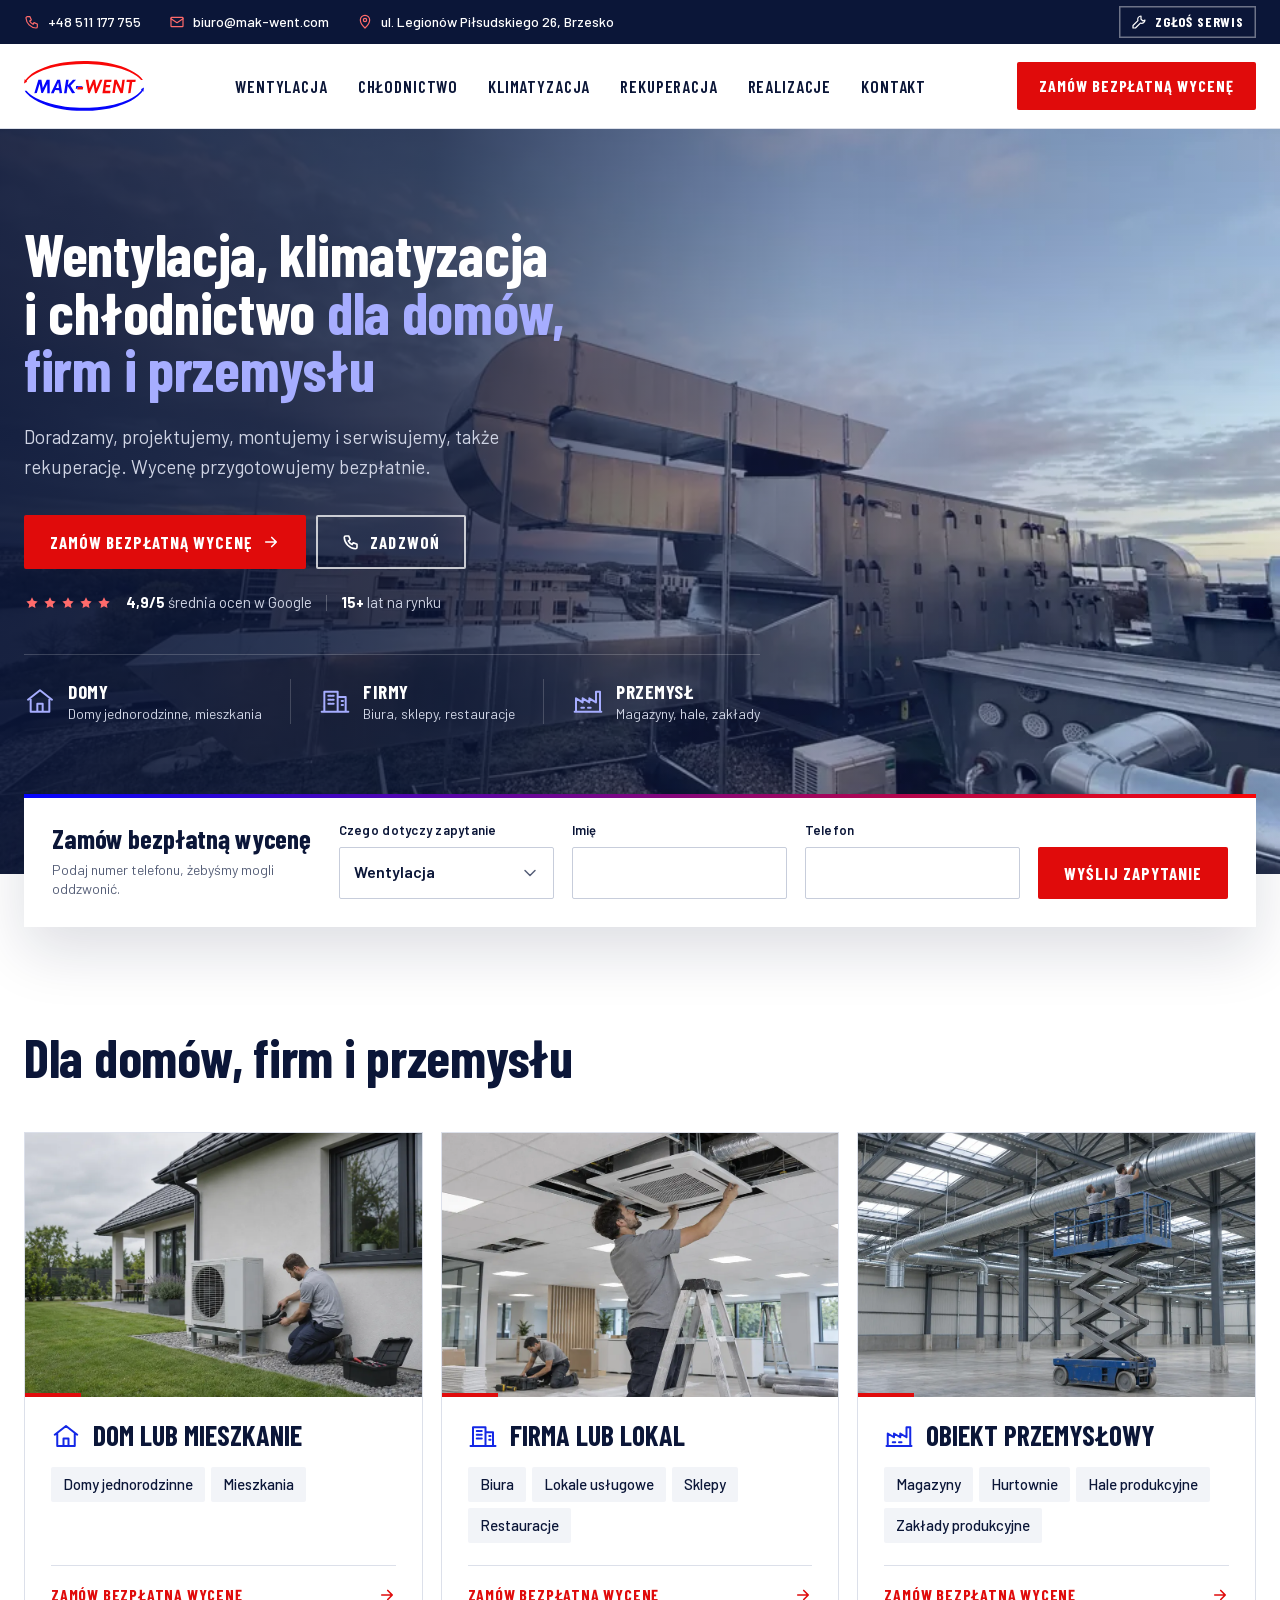
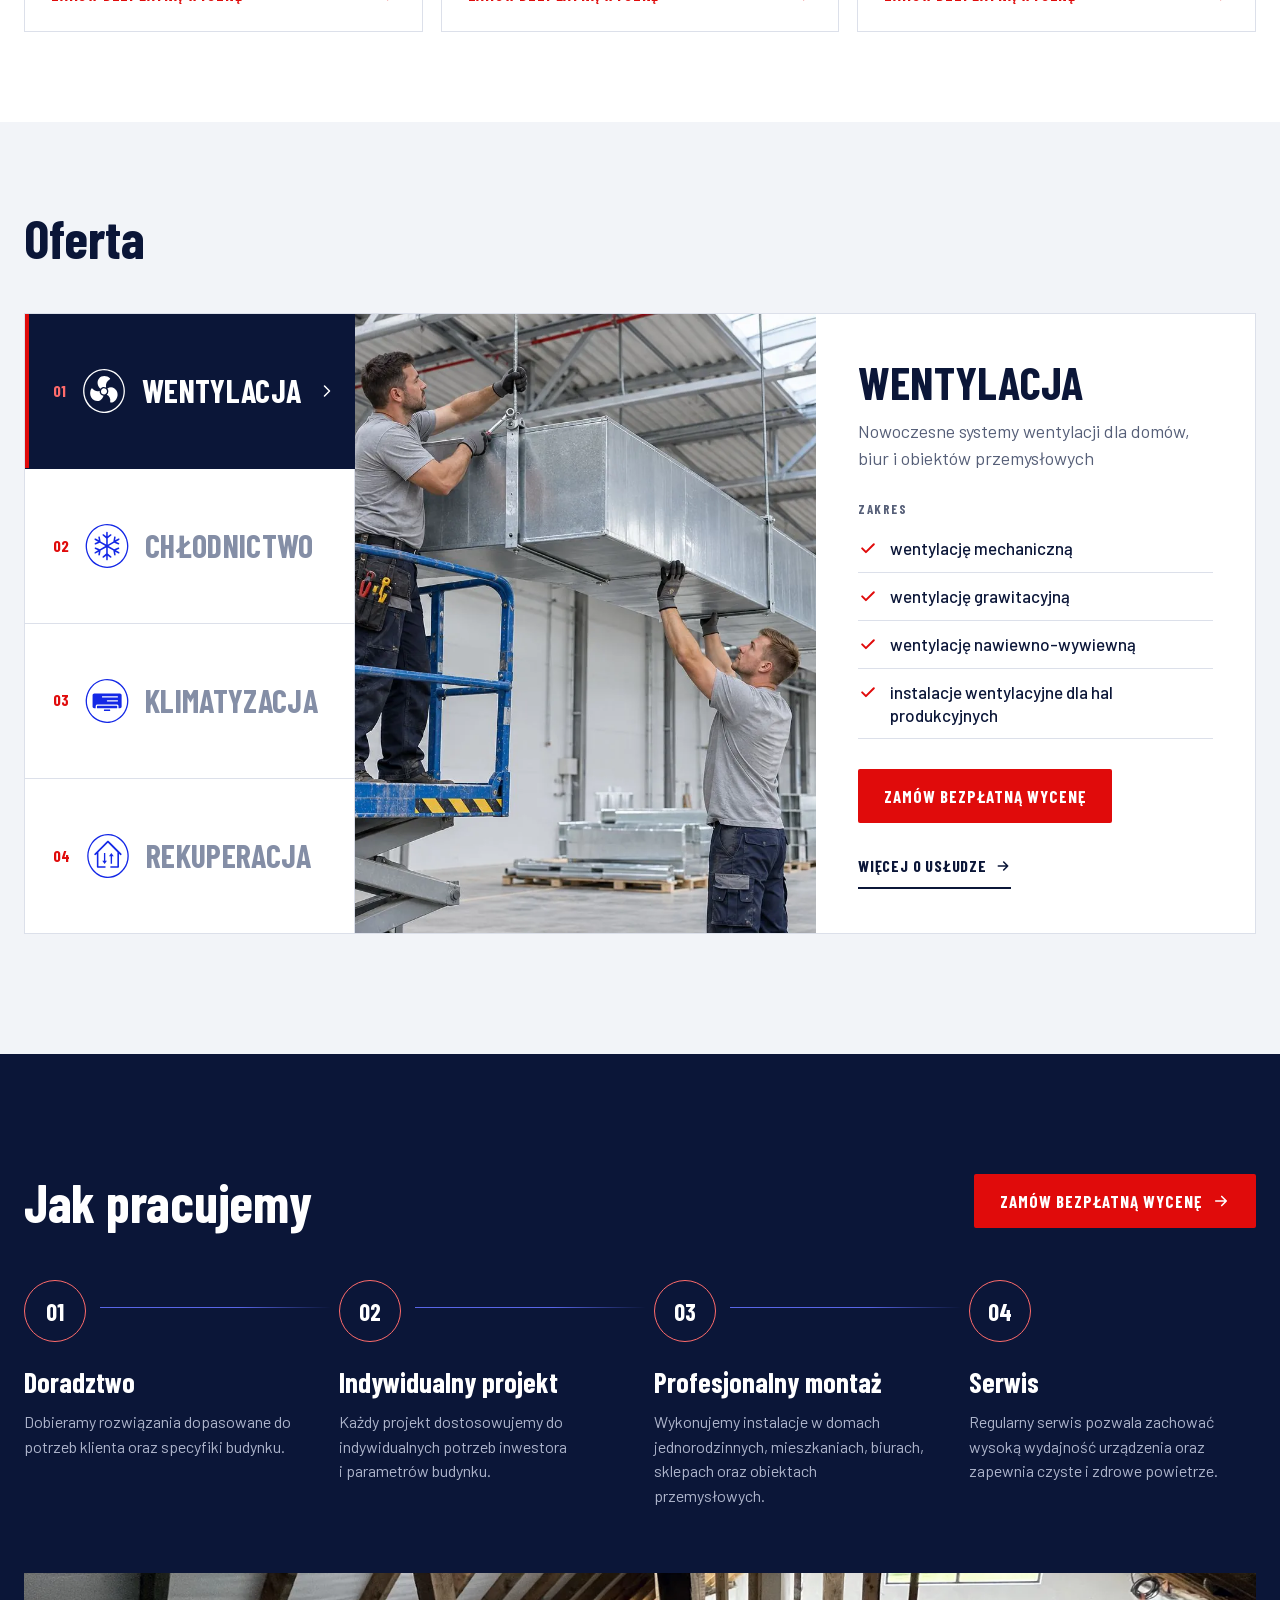
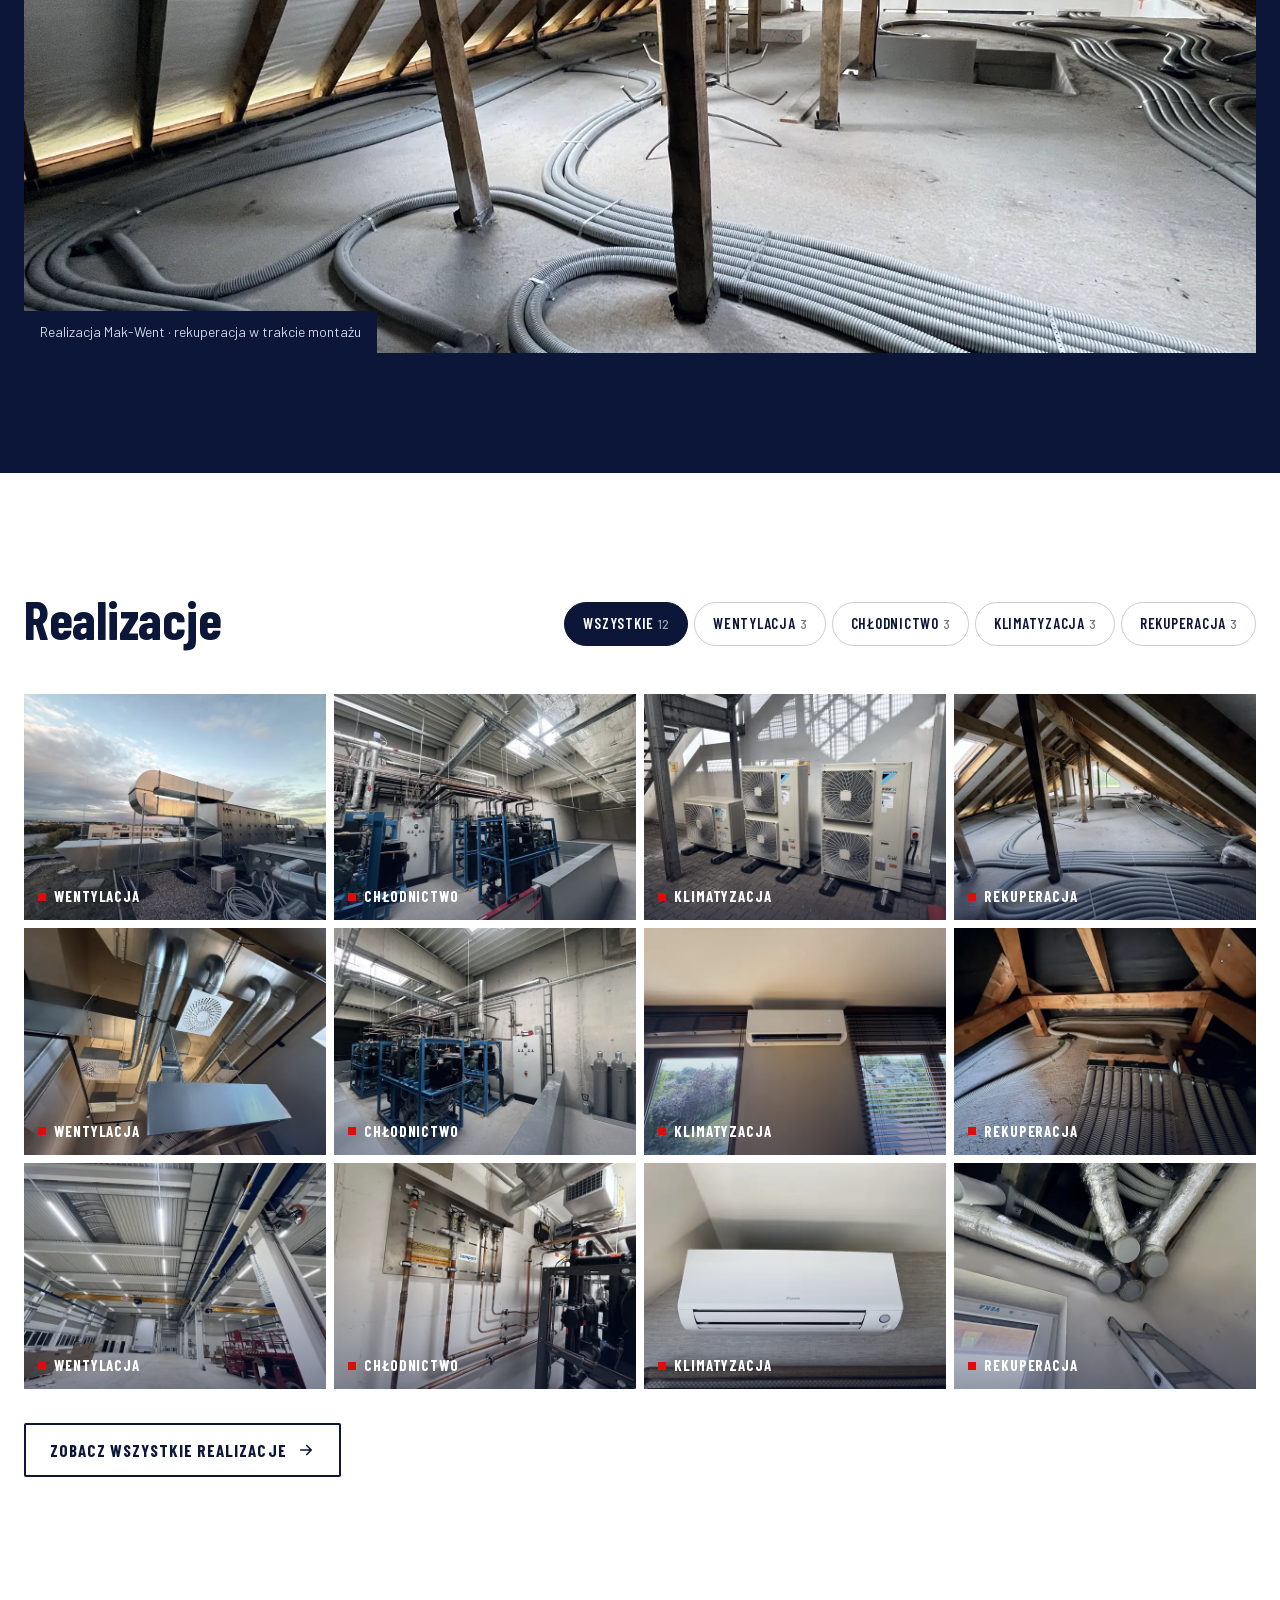
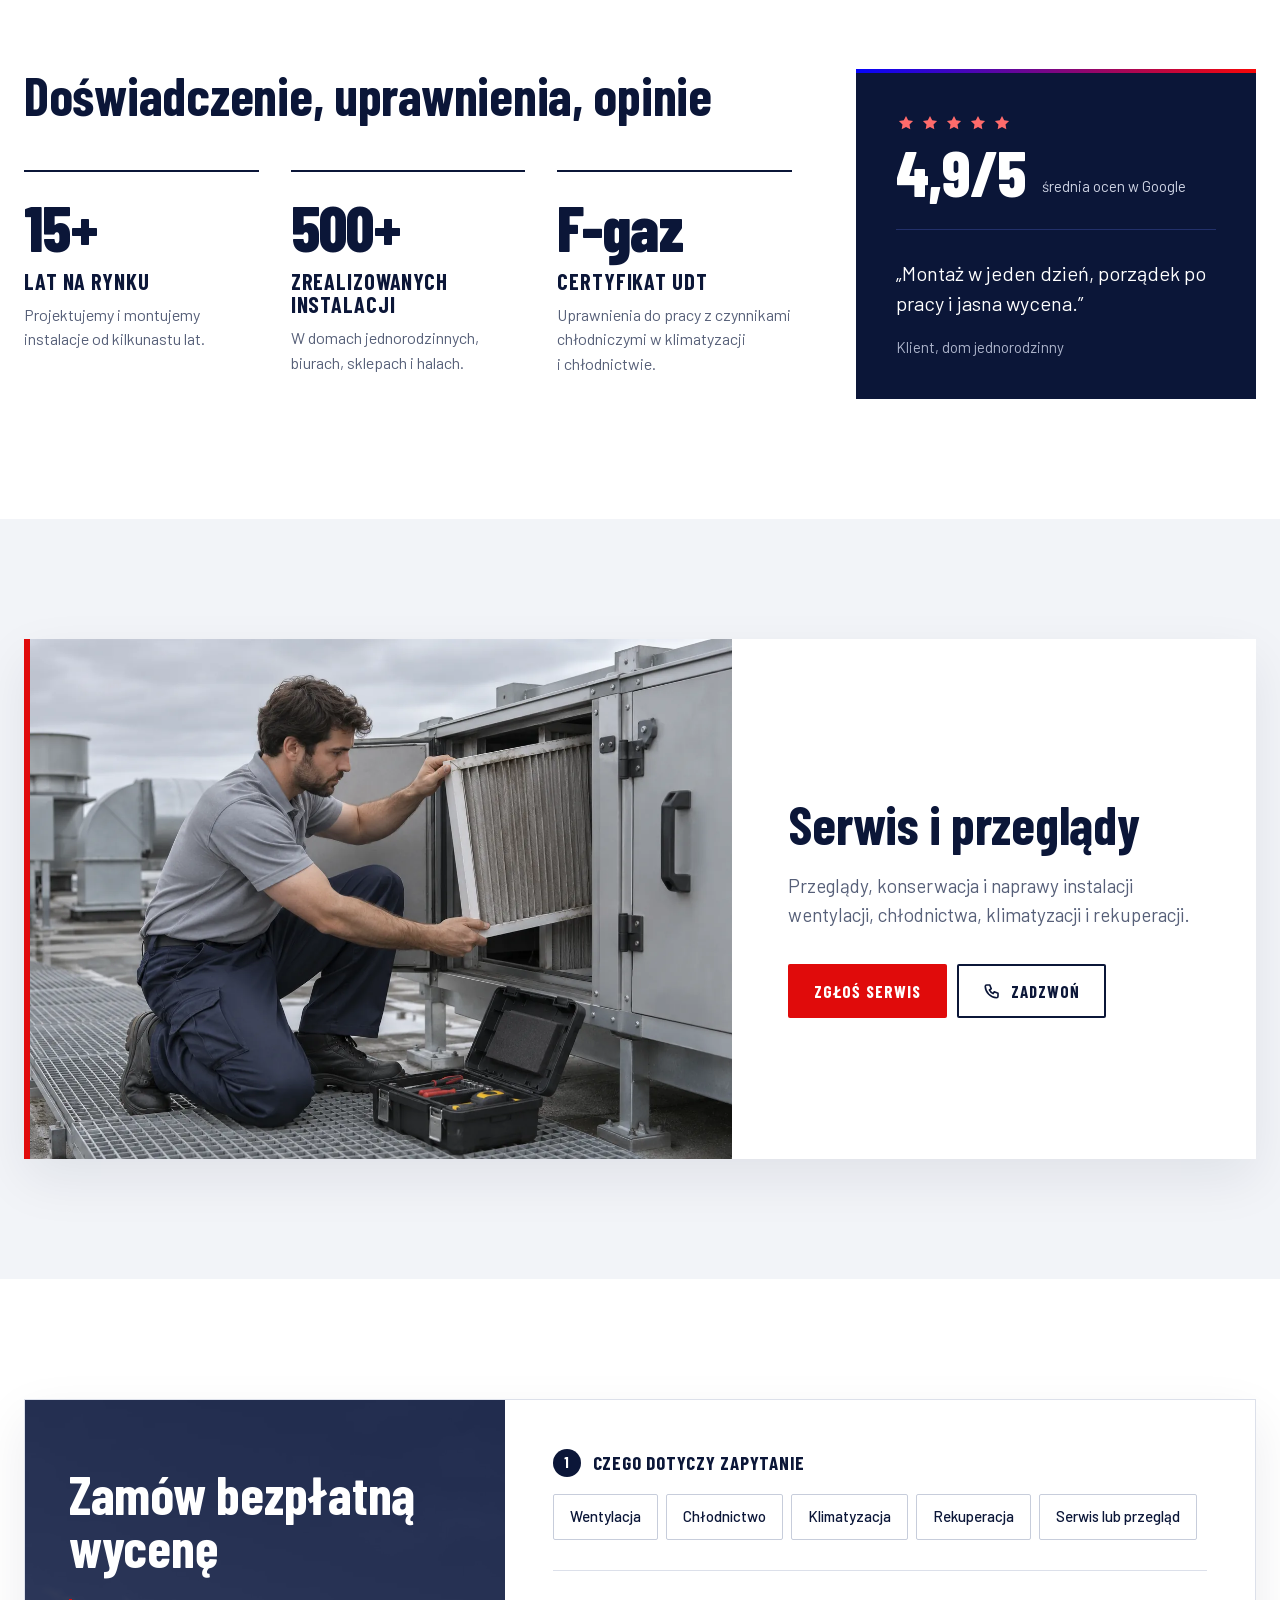
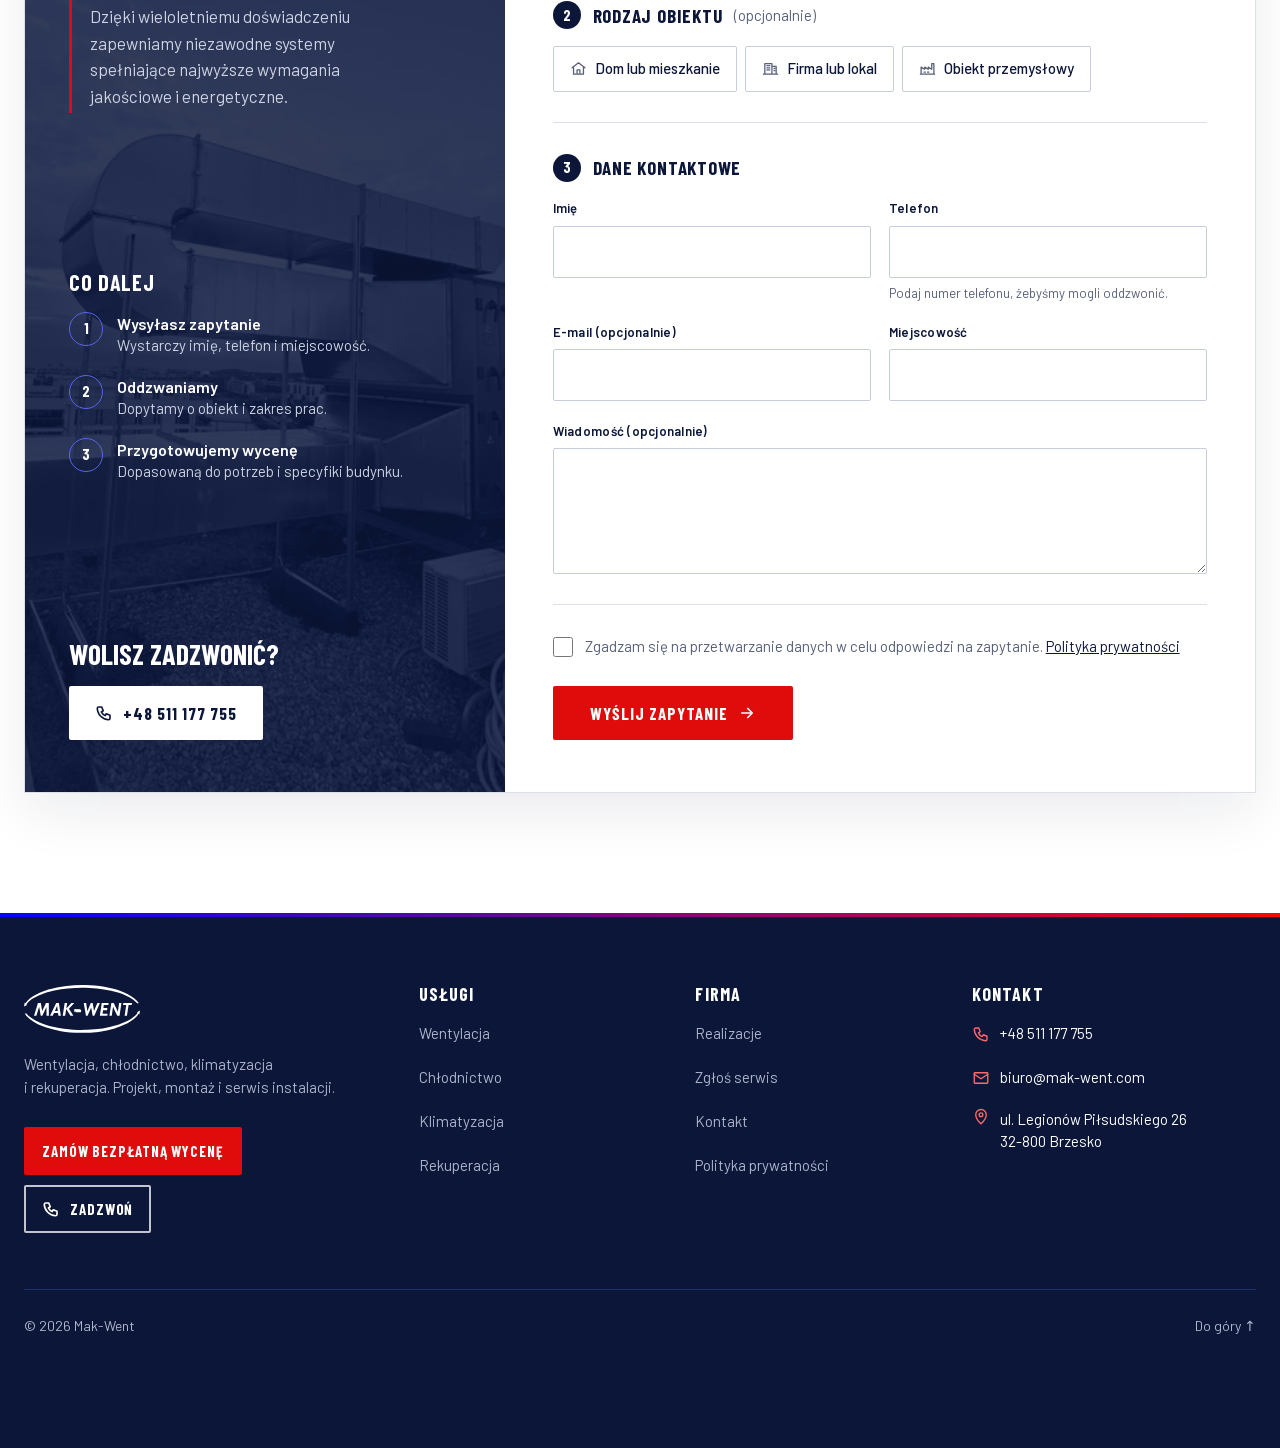
<file: index.html>
<!doctype html>
<html lang="pl">
<head>
  <meta name="robots" content="noindex, nofollow">
<meta charset="utf-8">
<meta name="viewport" content="width=device-width, initial-scale=1, viewport-fit=cover">
<title>Mak-Went · wentylacja, chłodnictwo, klimatyzacja, rekuperacja</title>
<meta name="description" content="Doradzamy, projektujemy, montujemy i serwisujemy, także rekuperację. Wycenę przygotowujemy bezpłatnie.">
<link rel="preload" href="assets/fonts/barlow-condensed-700-latin.woff2" as="font" type="font/woff2" crossorigin>
<link rel="stylesheet" href="assets/fonts/fonts.css">
<link rel="icon" href="assets/img/favicon.svg" type="image/svg+xml">
<link rel="apple-touch-icon" href="assets/img/apple-touch-icon.png">
<link rel="stylesheet" href="assets/tokens.css">
<link rel="stylesheet" href="assets/style.css">
<script>document.documentElement.classList.add('js')</script>
</head>
<body>
<svg width="0" height="0" style="position:absolute" aria-hidden="true">
  <symbol id="i-tel" viewBox="0 0 24 24"><path d="M5 4h4l2 5-2.5 1.5a11 11 0 0 0 5 5L15 13l5 2v4a2 2 0 0 1-2 2A16 16 0 0 1 3 6a2 2 0 0 1 2-2"/></symbol>
  <symbol id="i-str" viewBox="0 0 24 24"><path d="M5 12h14M13 6l6 6-6 6"/></symbol>
  <symbol id="i-ok" viewBox="0 0 24 24"><path d="M5 12.5l4.5 4.5L19 7.5"/></symbol>
  <symbol id="i-dol" viewBox="0 0 24 24"><path d="M6 9l6 6 6-6"/></symbol>
  <symbol id="i-plus" viewBox="0 0 24 24"><circle cx="11" cy="11" r="7"/><path d="M11 8v6M8 11h6M16 16l4 4"/></symbol>
  <symbol id="i-dom" viewBox="0 0 24 24"><path d="M3 11l9-7 9 7M5 9.5V20h14V9.5M10 20v-6h4v6"/></symbol>
  <symbol id="i-firma" viewBox="0 0 24 24"><path d="M4 20V5h10v15M14 9h6v11M2 20h20M7 8h2M7 11h2M7 14h2M10 8h1M10 11h1M10 14h1M17 12h1M17 15h1"/></symbol>
  <symbol id="i-hala" viewBox="0 0 24 24"><path d="M2 20h20M3 20V10l5 3V10l5 3V10l5 3V5h3v15M7 17h2M12 17h2"/></symbol>
  <symbol id="i-klucz" viewBox="0 0 24 24"><path d="M15 3a5 5 0 0 0-4.6 6.9L3 17.3V21h3.7l7.4-7.4A5 5 0 0 0 21 9l-3 1.5L15 8z"/></symbol>
  <symbol id="i-x" viewBox="0 0 24 24"><path d="M6 6l12 12M18 6L6 18"/></symbol>
  <symbol id="i-menu" viewBox="0 0 24 24"><path d="M4 7h16M4 12h16M4 17h16"/></symbol>
  <symbol id="i-mail" viewBox="0 0 24 24"><rect x="3" y="5" width="18" height="14" rx="1"/><path d="M3 7l9 6 9-6"/></symbol>
  <symbol id="i-pin" viewBox="0 0 24 24"><path d="M12 21s7-6.2 7-12a7 7 0 0 0-14 0c0 5.8 7 12 7 12z"/><circle cx="12" cy="9" r="2.5"/></symbol>
  <symbol id="i-zegar" viewBox="0 0 24 24"><circle cx="12" cy="12" r="9"/><path d="M12 7v5l3 2"/></symbol>
  <symbol id="i-mapa" viewBox="0 0 24 24"><path d="M9 4L3 6v14l6-2 6 2 6-2V4l-6 2-6-2zM9 4v14M15 6v14"/></symbol>
  <symbol id="i-dok" viewBox="0 0 24 24"><path d="M6 3h9l4 4v14H6zM14 3v5h5M9 12h7M9 16h7"/></symbol>
  <symbol id="i-gwiazda" viewBox="0 0 24 24"><path d="M12 3.5l2.6 5.3 5.9.9-4.3 4.1 1 5.8-5.2-2.7-5.2 2.7 1-5.8-4.3-4.1 5.9-.9z"/></symbol>
  <symbol id="i-info" viewBox="0 0 24 24"><circle cx="12" cy="12" r="9"/><path d="M12 11v6M12 7.5v.5"/></symbol>
  <!-- ikony usług z wizytówki klienta (Figma 15:2, 15:5, 15:20, 2:33) -->
  <symbol id="i-u-chlodnictwo" viewBox="0 0 76 78.2288" fill="currentColor" stroke="none"><path d="M50.6011 76.0195C40.6862 79.6133 29.8133 78.7632 20.6774 73.9023C11.2587 68.891 4.50235 60.3143 1.5533 50.1248C-0.999153 41.3062 -0.384938 32.1417 3.24138 23.7258C6.74973 15.5803 12.5624 8.76494 20.413 4.5C31.1068 -1.30861 44.1172 -1.52013 54.9941 4.01799C59.3526 6.23689 63.0827 9.35882 66.2961 13.0055C70.0851 17.305 72.5949 22.3102 74.2891 27.7853C80.3295 47.306 69.8919 69.0272 50.6011 76.0195ZM51.8376 73.0135C61.6326 68.7771 68.7672 60.357 71.9583 50.3303C77.9967 31.3567 67.7788 10.1947 48.5835 4.079C34.9548 -0.263221 20.0876 4.2173 11.0289 15.3037C7.23175 19.951 4.48608 25.4647 3.18036 31.3913C0.37368 44.1149 4.54099 57.2921 13.9251 66.1819C24.0474 75.7714 38.8862 78.6167 51.8397 73.0135H51.8376Z"/><path d="M39.2767 63.5766C39.2665 64.3006 38.5119 64.5406 38.0503 64.5548C37.554 64.5691 36.6774 64.321 36.6652 63.6498L36.5208 56.3341L32.4572 59.6574C31.8817 60.1272 31.1169 60.2635 30.5353 59.8506C29.9536 59.4377 29.8987 58.6791 30.1692 57.892L36.5554 52.5776L36.5778 41.5929L26.6324 47.2754L25.3571 54.8006C25.2127 55.6487 24.6392 56.2426 23.8419 56.1714C22.9715 56.0941 22.4325 55.3579 22.5789 54.4345L23.4067 49.2035L17.5656 52.4922C16.9249 52.8522 16.1276 52.4434 15.8144 51.8373C15.5338 51.2943 15.6558 50.4543 16.3493 50.0455L21.9973 46.7121L16.8781 44.5379C16.0992 44.2064 15.8714 43.3583 16.1663 42.6526C16.4612 41.9468 17.2401 41.6865 18.0171 41.9956L25.1761 44.841L35.0239 39.0852L25.2453 33.4292L17.9459 36.3863C17.2259 36.6528 16.5324 36.4168 16.1683 35.7904C15.8754 35.286 15.9731 34.2305 16.691 33.9213L22.0501 31.6109L16.508 28.4361C15.7249 27.9887 15.487 27.1528 15.8571 26.4633C16.2903 25.6538 17.171 25.5338 17.956 25.9772L23.4372 29.0747L22.5871 23.6464C22.4711 22.9122 22.945 22.3407 23.5308 22.1495C24.1165 21.9584 25.1192 22.1658 25.2534 22.9387L26.6629 30.9621L36.5757 36.6629L36.5839 25.5582L30.4641 20.5835C29.9475 20.071 29.8438 19.3327 30.2099 18.6737C30.4824 18.1856 31.4057 17.7341 32.0301 18.2263L36.5371 21.7896L36.59 15.3281C36.5961 14.5105 36.954 13.8698 37.6842 13.7193C38.3228 13.5892 39.2726 13.9451 39.2807 14.7525L39.3519 21.8974L43.7918 18.3198C44.3673 17.8561 45.2317 18.0046 45.6527 18.4988C46.1266 19.0541 46.1307 19.9144 45.5449 20.494L39.3661 25.5237L39.3336 36.6792L49.2689 30.9418L50.7088 22.8268C51.1237 22.1862 51.7562 21.9075 52.4213 22.1231C53.0274 22.3204 53.4524 22.896 53.3365 23.6342L52.4925 29.0422L58.2279 25.8491C58.9031 25.4728 59.737 25.8226 60.0766 26.445C60.3654 26.9758 60.3227 27.8931 59.6515 28.2815L53.8633 31.615L59.2326 33.9152C59.8793 34.1918 60.0034 35.1498 59.7797 35.6359C59.4665 36.3172 58.7302 36.6548 57.9594 36.4087L50.7535 33.4027L40.8447 39.132L50.7535 44.8654L57.8618 41.9895C58.5899 41.6946 59.3607 41.9244 59.6922 42.5143C60.0542 43.159 59.9342 44.1393 59.1716 44.4647L53.8714 46.7121L59.4726 49.9398C60.1702 50.3425 60.3817 51.1031 60.1539 51.7011C59.8488 52.5004 58.9438 52.8664 58.1933 52.4414L52.5169 49.232L53.3345 54.4081C53.4707 55.2745 53.0518 56.0148 52.2687 56.1694C51.3739 56.3463 50.7332 55.6996 50.5746 54.7925L49.277 47.3161L39.3377 41.6153V52.5471L45.7076 57.7822C46.1571 58.4595 46.0432 59.2486 45.5958 59.6899C44.947 60.3265 44.1456 60.1414 43.4948 59.6208L39.3763 56.328L39.2828 63.5766H39.2767Z"/></symbol>
  <symbol id="i-u-klimatyzacja" viewBox="0 0 76 78.2159" fill="currentColor" stroke="none"><path d="M52.8455 75.0675C36.3853 82.3778 17.203 76.5434 7.11789 61.8558C2.15359 54.6249 -0.385477 46.1376 0.047527 37.2763C0.250815 33.1414 1.04364 29.3562 2.59269 25.5486C4.09296 21.863 5.71926 18.4416 8.13229 15.2195C11.2894 11.0013 15.1945 7.42341 19.8315 4.80709C30.6871 -1.31798 44.0919 -1.64528 55.1772 4.14437C66.2178 9.90962 73.648 20.9807 75.5365 33.2024C78.2281 50.6181 69.0049 67.8955 52.8455 75.0736V75.0675ZM54.1079 71.8962C62.2191 67.6231 68.2405 60.504 71.3895 52.0756C74.5811 43.5294 74.4754 34.5258 71.2939 26.0304C68.4642 18.4741 63.5202 12.1925 56.7629 7.87674C40.8292 -2.29783 19.6079 2.19687 9.03286 17.907C3.06839 26.7663 0.844417 37.1543 3.33876 47.8147C5.26593 56.0581 10.029 63.3947 16.7192 68.5623C27.3857 76.8016 42.0895 78.2287 54.1079 71.8962Z"/><path d="M56.0413 45.2919L21.0188 45.3062C19.3579 45.3062 17.9552 46.4629 17.9288 48.0526L17.8617 52.0106L15.1234 51.9842C13.6618 51.9699 12.314 50.6282 12.316 49.0487L12.3465 28.7443C12.3485 27.2257 13.7939 25.7946 15.3714 25.7946H60.9324C62.5302 25.7925 63.9837 27.2501 63.9858 28.7707L64.0061 49.0385C64.0061 50.6201 62.6684 51.9537 61.1763 51.9801L58.497 52.0289L58.436 48.0526C58.4157 46.7068 57.507 45.6538 56.0392 45.2919H56.0413ZM56.6308 32.9889C57.4582 32.9889 57.7936 32.2388 57.7041 31.7367C57.6147 31.2346 57.198 30.7955 56.5413 30.7975L29.7947 30.8198C29.1767 30.8198 28.9246 31.6716 28.9897 32.0477C29.073 32.5336 29.5081 33.0255 30.1769 33.0235L56.6328 32.9889H56.6308ZM56.7487 39.9759C57.3769 39.9759 57.7204 39.177 57.6777 38.8213C57.631 38.435 57.2447 37.7845 56.6877 37.7825L38.7394 37.7682C38.0767 37.7682 37.6843 38.3049 37.6335 38.803C37.5888 39.236 37.9425 39.9841 38.591 39.9841L56.7487 39.9739V39.9759Z"/><path d="M56.1428 52.0411L20.171 52.033L20.1547 48.6319C20.1527 48.1156 20.4962 47.5505 21.1 47.5505L54.9007 47.5362C55.661 47.5362 56.1977 47.8473 56.1875 48.6502L56.1428 52.0411Z"/><path d="M43.4231 56.9627L32.8969 56.9078C32.3866 56.2796 32.4029 54.8424 33.0453 54.4135L43.3052 54.2834C43.8094 55.1595 43.8358 56.0621 43.4231 56.9607V56.9627Z"/></symbol>
  <symbol id="i-u-wentylacja" viewBox="0 0 76 80.0093" fill="currentColor" stroke="none"><path d="M36.1324 79.9563C28.3082 79.5602 21.3078 76.7202 15.3155 71.9499C9.6062 67.4017 5.38708 61.598 2.73781 54.7925C0.857759 49.9635 -0.0246287 45.0946 0.000522535 39.8988C0.0696884 25.7282 6.72848 12.922 18.8074 5.45841C22.2112 3.35409 25.7721 2.0085 29.7041 1.04437C38.6831 -1.15846 48.075 0.143116 56.1297 4.76256C61.3003 7.72831 65.7312 11.7818 68.9757 16.7974C75.4752 26.8411 77.5858 38.3017 74.7982 50.0222C71.9246 62.1136 63.2538 72.2957 51.8959 77.2379C46.8677 79.4261 41.6656 80.2351 36.1303 79.9563H36.1324ZM53.6208 73.6895C60.7973 69.8665 66.3411 63.9455 69.9293 56.7983C71.4992 53.6691 72.3459 50.6342 72.9642 47.2011C74.6598 37.7652 73.0565 28.2266 68.1583 19.9644C66.0309 16.3782 63.4026 13.3706 60.2608 10.6689C52.6881 4.15683 42.898 1.37134 33.0178 2.86574C26.38 3.86969 20.4254 6.63004 15.3574 11.0315C9.63763 15.9989 5.54008 22.3475 3.65374 29.7482C1.68146 37.4822 1.84495 45.5956 4.61577 53.0927C8.03424 62.34 14.7349 69.8623 23.54 74.2051C32.9004 78.8203 44.2667 78.6736 53.6229 73.6916L53.6208 73.6895Z"/><path d="M49.2948 59.0054C50.0661 54.2036 47.7732 48.7919 42.94 46.9474C46.3333 44.0928 46.8782 39.27 44.1703 35.621C47.9786 32.9403 52.6001 32.5777 56.4755 35.1746C64.0146 40.2258 64.8425 50.7264 58.5337 57.184C56.486 59.2799 53.9604 60.81 50.9485 61.0573C50.3512 61.1055 49.844 60.9127 49.4772 60.5668C49.0161 60.1309 49.1879 59.6656 49.2948 59.0033V59.0054Z"/><path d="M31.4229 56.7585C27.8891 58.8 23.7161 58.7392 20.1823 56.7774C15.4099 54.1302 12.6034 48.947 12.8047 43.4619C12.9032 40.7833 13.6116 38.3373 14.7455 35.992C14.997 35.4722 15.5943 35.2794 16.0261 35.2626C16.613 35.2375 16.9211 35.5456 17.2962 36.013C20.3374 39.7982 25.2964 41.3806 29.9599 39.7877C29.6099 44.3359 32.7286 48.1149 37.107 48.6829C36.1827 52.0112 34.311 54.7758 31.4229 56.7564V56.7585Z"/><path d="M48.1924 19.1176C42.9169 21.8507 40.689 27.4489 41.7516 33.5565C38.1445 31.6471 34.0658 32.3765 31.5675 35.7048C26.139 30.8276 24.3302 22.7247 28.9915 17.0908C34.0868 10.9309 43.4032 11.633 48.773 16.8896C49.4856 17.5876 48.9323 18.7341 48.1945 19.1155L48.1924 19.1176Z"/><path d="M40.9153 35.8683C43.8915 37.7526 44.4742 42.1876 41.7935 44.7299C39.9281 46.501 37.1761 46.7316 35.0613 45.4048C32.8816 44.0383 31.9342 41.4016 32.7265 38.8844C33.263 37.1762 34.443 35.9019 35.8557 35.3422C37.6603 34.6296 39.3664 34.8874 40.9153 35.8683Z"/></symbol>
  <symbol id="i-u-rekuperacja" viewBox="0 0 360.843 382.005" fill="currentColor" stroke="none"><path d="M99.214 361.404C76.004 348.124 56.234 331.194 40.204 310.184C-13.316 240.064 -12.916 143.734 38.504 73.074C52.834 53.374 71.354 37.294 91.794 24.854C159.224 -16.176 244.974 -5.286 301.444 49.254C354.614 100.614 373.794 179.444 352.034 249.914C339.294 291.184 312.704 326.444 277.754 351.234C245.254 374.284 206.544 384.544 166.904 381.474C142.804 379.614 120.654 373.664 99.214 361.394V361.404ZM217.584 365.694C273.104 352.624 319.074 307.384 338.244 254.904C351.264 219.274 352.624 181.484 343.664 144.654C332.704 99.594 304.364 60.694 265.384 36.254C202.774 -2.986 122.104 5.99398 68.784 56.634C51.314 73.224 37.484 91.904 27.514 114.464C8.48401 157.564 5.65399 207.084 21.484 251.744C40.504 305.444 83.214 348.084 137.954 364.394C163.714 372.064 191.074 371.924 217.584 365.684V365.694Z"/><path d="M261.984 158.944L250.464 146.704L179.834 75.964L97.3741 158.504L97.3942 279.174L158.614 279.404L158.654 293.204L91.8342 293.254C88.6242 293.254 83.8141 291.394 83.8041 287.344L83.5142 172.824L72.1741 182.714C69.2741 185.244 64.4041 183.644 62.3641 180.574C60.5441 177.844 60.4242 173.864 63.4542 170.844L173.434 61.254C175.634 59.064 176.864 57.594 179.414 57.564C181.964 57.534 183.994 58.424 185.954 60.374L213.574 87.8739L295.334 169.854C298.474 173.004 300.054 176.584 297.474 180.634C295.514 183.724 290.204 185.594 286.864 182.464L275.784 172.094L275.764 285.394C275.764 289.694 273.204 293.204 268.744 293.204L200.944 293.244L201.094 279.454L261.924 278.964L261.974 158.924L261.984 158.944Z"/><path d="M215.714 259.144L203.624 259.314L203.554 192.844L189.004 192.354L209.344 165.854L230.294 192.474L215.724 192.814L215.714 259.144Z"/><path d="M171.174 233.084L151.144 259.504L130.524 232.544L145.204 232.404L145.284 166.024L156.904 166.004L156.964 232.254L171.174 233.084Z"/></symbol>
  <symbol id="i-powietrze" viewBox="0 0 24 24"><path d="M3 8h11a3 3 0 1 0-3-3M3 12h15a3 3 0 1 1-3 3M3 16h7"/></symbol>
  <symbol id="i-kropla" viewBox="0 0 24 24"><path d="M12 3s6 6.6 6 11a6 6 0 0 1-12 0c0-4.4 6-11 6-11z"/><path d="M9 14.5a3 3 0 0 0 3 3"/></symbol>
  <symbol id="i-tarcza" viewBox="0 0 24 24"><path d="M12 3l7.5 3v5.5c0 4.6-3.2 8.2-7.5 9.5-4.3-1.3-7.5-4.9-7.5-9.5V6z"/><path d="M8.8 12.2l2.2 2.2 4.3-4.4"/></symbol>
  <symbol id="i-komfort" viewBox="0 0 24 24"><path d="M3.5 11L12 4l8.5 7M6 9.5V20h12V9.5"/><path d="M12 17.2s-3-1.8-3-3.8a1.6 1.6 0 0 1 3-.8 1.6 1.6 0 0 1 3 .8c0 2-3 3.8-3 3.8z"/></symbol>
  <symbol id="i-wycena" viewBox="0 0 24 24"><rect x="5" y="2.5" width="14" height="19" rx="1"/><path d="M8 6h8v3.5H8zM8.5 13.5h.01M12 13.5h.01M15.5 13.5h.01M8.5 17.5h.01M12 17.5h.01M15.5 17.5h3"/></symbol>
</svg>
<a class="pomin" href="#tresc">Przejdź do treści</a>
<div class="gora"><div class="wrap">
  <div class="gora-l"><a class="gora-tel" href="tel:+48511177755"><svg class="i" aria-hidden="true"><use href="#i-tel"/></svg><b>+48 511 177 755</b></a><a class="gora-mail" href="mailto:biuro@mak-went.com"><svg class="i" aria-hidden="true"><use href="#i-mail"/></svg>biuro@mak-went.com</a><span class="gora-adres"><svg class="i" aria-hidden="true"><use href="#i-pin"/></svg>ul. Legionów Piłsudskiego 26, Brzesko</span></div>
  <a class="gora-serwis" href="#wycena" data-usluga="Serwis lub przegląd"><svg class="i" aria-hidden="true"><use href="#i-klucz"/></svg>Zgłoś serwis</a>
</div></div>
<header class="naw" id="naw"><div class="wrap">
  <a class="logo" href="index.html" aria-label="Mak-Went, strona główna"><img src="assets/img/logo.svg" alt="Mak-Went" width="120" height="50"></a>
  <nav aria-label="Główna"><ul class="linki"><li><a href="wentylacja.html">Wentylacja</a></li><li><a href="chlodnictwo.html">Chłodnictwo</a></li><li><a href="klimatyzacja.html">Klimatyzacja</a></li><li><a href="rekuperacja.html">Rekuperacja</a></li><li><a href="realizacje.html">Realizacje</a></li><li><a href="kontakt.html">Kontakt</a></li></ul></nav>
  <div class="naw-p">
    <a class="btn btn-cz cta-naw" href="#wycena">Zamów bezpłatną wycenę</a>
    <a class="ikona tel-m" href="tel:+48511177755" aria-label="Zadzwoń"><svg class="i" aria-hidden="true"><use href="#i-tel"/></svg></a>
    <button class="ikona menu-p" type="button" aria-expanded="false" aria-controls="menu" aria-label="Menu"><svg class="i" aria-hidden="true"><use href="#i-menu"/></svg></button>
  </div>
</div></header>
<div class="menu" id="menu" hidden>
  <ul><li><a href="wentylacja.html">Wentylacja</a></li><li><a href="chlodnictwo.html">Chłodnictwo</a></li><li><a href="klimatyzacja.html">Klimatyzacja</a></li><li><a href="rekuperacja.html">Rekuperacja</a></li><li><a href="realizacje.html">Realizacje</a></li><li><a href="kontakt.html">Kontakt</a></li></ul>
  <div class="menu-cta"><a class="btn btn-cz" href="#wycena">Zamów bezpłatną wycenę</a><a class="btn btn-bi" href="tel:+48511177755"><svg class="i i-tel" aria-hidden="true"><use href="#i-tel"/></svg>Zadzwoń</a><a class="menu-serwis" href="#wycena" data-usluga="Serwis lub przegląd">Zgłoś serwis</a></div>
</div>
<main id="tresc">
<section class="hero hero--formularz hero--glowna">
  <div class="hero-tlo"><picture><source media="(max-width:1000px)" srcset="assets/img/hero-tlo-m.webp"><img src="assets/img/hero-tlo.webp" alt="" fetchpriority="high"></picture></div>
  <div class="wrap hero-in">
    <h1>Wentylacja, klimatyzacja i&nbsp;chłodnictwo <em>dla&nbsp;domów, firm i&nbsp;przemysłu</em></h1>
    <p class="lead">Doradzamy, projektujemy, montujemy i serwisujemy, także rekuperację. Wycenę przygotowujemy bezpłatnie.</p>
    <div class="hero-cta"><a class="btn btn-cz" href="#wycena">Zamów bezpłatną wycenę<svg class="i" aria-hidden="true"><use href="#i-str"/></svg></a><a class="btn btn-ob-bi" href="tel:+48511177755"><svg class="i i-tel" aria-hidden="true"><use href="#i-tel"/></svg>Zadzwoń</a></div>
    <p class="hero-dowod" data-przyklad><span class="gw" aria-hidden="true"><svg class="i i-gw" aria-hidden="true"><use href="#i-gwiazda"/></svg><svg class="i i-gw" aria-hidden="true"><use href="#i-gwiazda"/></svg><svg class="i i-gw" aria-hidden="true"><use href="#i-gwiazda"/></svg><svg class="i i-gw" aria-hidden="true"><use href="#i-gwiazda"/></svg><svg class="i i-gw" aria-hidden="true"><use href="#i-gwiazda"/></svg></span><span><b>4,9/5</b> średnia ocen w Google</span><span class="sep" aria-hidden="true"></span><span><b>15+</b> lat na rynku</span></p>
    <ul class="zauf zauf--seg"><li><svg class="i" aria-hidden="true"><use href="#i-dom"/></svg><span><b>Domy</b>Domy jednorodzinne, mieszkania</span></li><li><svg class="i" aria-hidden="true"><use href="#i-firma"/></svg><span><b>Firmy</b>Biura, sklepy, restauracje</span></li><li><svg class="i" aria-hidden="true"><use href="#i-hala"/></svg><span><b>Przemysł</b>Magazyny, hale, zakłady</span></li></ul>
  </div>
</section>
<div class="wrap szybka-wrap">
  <form class="szybka" id="szybka" novalidate>
    <div class="sz-tyt"><h2>Zamów bezpłatną wycenę</h2><p>Podaj numer telefonu, żebyśmy mogli oddzwonić.</p></div>
    <label class="pole"><span>Czego dotyczy zapytanie</span>
      <span class="wybor"><select name="usluga"><option value="Wentylacja">Wentylacja</option><option value="Chłodnictwo">Chłodnictwo</option><option value="Klimatyzacja">Klimatyzacja</option><option value="Rekuperacja">Rekuperacja</option><option value="Serwis lub przegląd">Serwis lub przegląd</option></select><svg class="i" aria-hidden="true"><use href="#i-dol"/></svg></span></label>
    <label class="pole"><span>Imię</span><input name="imie" type="text" autocomplete="given-name" required><em class="blad" hidden>Wpisz imię.</em></label>
    <label class="pole"><span>Telefon</span><input name="tel" type="tel" inputmode="tel" autocomplete="tel" required><em class="blad" hidden>Wpisz numer telefonu, najmniej 9 cyfr.</em></label>
    <button class="btn btn-cz" type="submit">Wyślij zapytanie</button>
    <div class="sukces" hidden role="status"><svg class="i" aria-hidden="true"><use href="#i-ok"/></svg><div><b>Dziękujemy, zapytanie dotarło.</b><span>Oddzwonimy na podany numer.</span></div></div>
  </form>
</div>
<section class="obiekty"><div class="wrap">
  <div class="gl" data-pojaw><h2>Dla domów, firm i przemysłu</h2></div>
  <div class="ob-siatka" data-pojaw><a class="ob-k" href="#wycena" data-obiekt="Dom lub mieszkanie" aria-label="Zamów bezpłatną wycenę: dom lub mieszkanie">
      <span class="ob-f"><img src="assets/img/obiekt-dom.webp" alt="Monter podłącza jednostkę zewnętrzną przy domu jednorodzinnym" loading="lazy" width="1000" height="667"></span>
      <span class="ob-o"><span class="ob-n"><svg class="i ob-ik" aria-hidden="true"><use href="#i-dom"/></svg><h3>Dom lub mieszkanie</h3></span>
      <ul><li>Domy jednorodzinne</li><li>Mieszkania</li></ul>
      <span class="ob-cta">Zamów bezpłatną wycenę<svg class="i" aria-hidden="true"><use href="#i-str"/></svg></span></span></a><a class="ob-k" href="#wycena" data-obiekt="Firma lub lokal" aria-label="Zamów bezpłatną wycenę: firma lub lokal">
      <span class="ob-f"><img src="assets/img/obiekt-firma.webp" alt="Monter osadza klimatyzator kasetonowy w suficie biura" loading="lazy" width="1000" height="667"></span>
      <span class="ob-o"><span class="ob-n"><svg class="i ob-ik" aria-hidden="true"><use href="#i-firma"/></svg><h3>Firma lub lokal</h3></span>
      <ul><li>Biura</li><li>Lokale usługowe</li><li>Sklepy</li><li>Restauracje</li></ul>
      <span class="ob-cta">Zamów bezpłatną wycenę<svg class="i" aria-hidden="true"><use href="#i-str"/></svg></span></span></a><a class="ob-k" href="#wycena" data-obiekt="Obiekt przemysłowy" aria-label="Zamów bezpłatną wycenę: obiekt przemysłowy">
      <span class="ob-f"><img src="assets/img/obiekt-przemysl.webp" alt="Monterzy na podnośniku zawieszają kanał wentylacyjny w hali" loading="lazy" width="1000" height="667"></span>
      <span class="ob-o"><span class="ob-n"><svg class="i ob-ik" aria-hidden="true"><use href="#i-hala"/></svg><h3>Obiekt przemysłowy</h3></span>
      <ul><li>Magazyny</li><li>Hurtownie</li><li>Hale produkcyjne</li><li>Zakłady produkcyjne</li></ul>
      <span class="ob-cta">Zamów bezpłatną wycenę<svg class="i" aria-hidden="true"><use href="#i-str"/></svg></span></span></a></div>
</div></section>
<section class="oferta" id="oferta"><div class="wrap">
  <div class="gl" data-pojaw><h2>Oferta</h2></div>
  <div class="uslugi"><article class="usl akt">
  <button class="usl-n" type="button" aria-expanded="true" aria-controls="u0" id="un0"><span class="nr">01</span><svg class="iu" aria-hidden="true"><use href="#i-u-wentylacja"/></svg><span class="naz">Wentylacja</span><svg class="i" aria-hidden="true"><use href="#i-dol"/></svg></button>
  <div class="usl-t" id="u0" role="region" aria-labelledby="un0">
    <div class="usl-f"><img src="assets/img/usl-wentylacja.webp" alt="Monterzy zawieszają kanały wentylacyjne pod dachem hali" loading="lazy"></div>
    <div class="usl-o">
      <h3>Wentylacja</h3>
      <p>Nowoczesne systemy wentylacji dla domów, biur i obiektów przemysłowych</p>
      <span class="etyk-m">Zakres</span>
      <ul class="lista-ok "><li><svg class="i" aria-hidden="true"><use href="#i-ok"/></svg>wentylację mechaniczną</li><li><svg class="i" aria-hidden="true"><use href="#i-ok"/></svg>wentylację grawitacyjną</li><li><svg class="i" aria-hidden="true"><use href="#i-ok"/></svg>wentylację nawiewno-wywiewną</li><li><svg class="i" aria-hidden="true"><use href="#i-ok"/></svg>instalacje wentylacyjne dla hal produkcyjnych</li></ul>
      <div class="usl-cta"><a class="btn btn-cz" href="#wycena" data-usluga="Wentylacja">Zamów bezpłatną wycenę</a><a class="link-str" href="wentylacja.html">Więcej o usłudze<svg class="i" aria-hidden="true"><use href="#i-str"/></svg></a></div>
    </div>
  </div>
</article><article class="usl">
  <button class="usl-n" type="button" aria-expanded="false" aria-controls="u1" id="un1"><span class="nr">02</span><svg class="iu" aria-hidden="true"><use href="#i-u-chlodnictwo"/></svg><span class="naz">Chłodnictwo</span><svg class="i" aria-hidden="true"><use href="#i-dol"/></svg></button>
  <div class="usl-t" id="u1" role="region" aria-labelledby="un1">
    <div class="usl-f"><img src="assets/img/usl-chlodnictwo.webp" alt="Technik chłodnictwa sprawdza agregat manometrem" loading="lazy"></div>
    <div class="usl-o">
      <h3>Chłodnictwo</h3>
      <p>Profesjonalne instalacje chłodnicze</p>
      <span class="etyk-m">Zakres</span>
      <ul class="lista-ok "><li><svg class="i" aria-hidden="true"><use href="#i-ok"/></svg>komory chłodnicze</li><li><svg class="i" aria-hidden="true"><use href="#i-ok"/></svg>komory mroźnicze</li><li><svg class="i" aria-hidden="true"><use href="#i-ok"/></svg>agregaty chłodnicze</li><li><svg class="i" aria-hidden="true"><use href="#i-ok"/></svg>instalacje chłodnicze dla gastronomii</li></ul>
      <div class="usl-cta"><a class="btn btn-cz" href="#wycena" data-usluga="Chłodnictwo">Zamów bezpłatną wycenę</a><a class="link-str" href="chlodnictwo.html">Więcej o usłudze<svg class="i" aria-hidden="true"><use href="#i-str"/></svg></a></div>
    </div>
  </div>
</article><article class="usl">
  <button class="usl-n" type="button" aria-expanded="false" aria-controls="u2" id="un2"><span class="nr">03</span><svg class="iu" aria-hidden="true"><use href="#i-u-klimatyzacja"/></svg><span class="naz">Klimatyzacja</span><svg class="i" aria-hidden="true"><use href="#i-dol"/></svg></button>
  <div class="usl-t" id="u2" role="region" aria-labelledby="un2">
    <div class="usl-f"><img src="assets/img/usl-klimatyzacja.webp" alt="Monter poziomuje jednostkę wewnętrzną klimatyzacji" loading="lazy"></div>
    <div class="usl-o">
      <h3>Klimatyzacja</h3>
      <p>Profesjonalny montaż klimatyzacji dla domu i firmy</p>
      <span class="etyk-m">Zakres</span>
      <ul class="lista-ok "><li><svg class="i" aria-hidden="true"><use href="#i-ok"/></svg>montaż klimatyzatorów Split</li><li><svg class="i" aria-hidden="true"><use href="#i-ok"/></svg>montaż systemów Multi Split</li><li><svg class="i" aria-hidden="true"><use href="#i-ok"/></svg>klimatyzację do mieszkań i domów</li><li><svg class="i" aria-hidden="true"><use href="#i-ok"/></svg>klimatyzację do biur i lokali usługowych</li></ul>
      <div class="usl-cta"><a class="btn btn-cz" href="#wycena" data-usluga="Klimatyzacja">Zamów bezpłatną wycenę</a><a class="link-str" href="klimatyzacja.html">Więcej o usłudze<svg class="i" aria-hidden="true"><use href="#i-str"/></svg></a></div>
    </div>
  </div>
</article><article class="usl">
  <button class="usl-n" type="button" aria-expanded="false" aria-controls="u3" id="un3"><span class="nr">04</span><svg class="iu" aria-hidden="true"><use href="#i-u-rekuperacja"/></svg><span class="naz">Rekuperacja</span><svg class="i" aria-hidden="true"><use href="#i-dol"/></svg></button>
  <div class="usl-t" id="u3" role="region" aria-labelledby="un3">
    <div class="usl-f"><img src="assets/img/usl-rekuperacja.webp" alt="Monter układa przewody rekuperacji w domu w budowie" loading="lazy"></div>
    <div class="usl-o">
      <h3>Rekuperacja</h3>
      <p>Rekuperacja – świeże powietrze i niższe rachunki</p>
      <span class="etyk-m">Zakres</span>
      <ul class="lista-ok "><li><svg class="i" aria-hidden="true"><use href="#i-ok"/></svg>oszczędność energii cieplnej</li><li><svg class="i" aria-hidden="true"><use href="#i-ok"/></svg>skuteczne usuwanie wilgoci</li><li><svg class="i" aria-hidden="true"><use href="#i-ok"/></svg>ograniczenie ryzyka powstawania pleśni</li><li><svg class="i" aria-hidden="true"><use href="#i-ok"/></svg>filtracja kurzu, pyłków i alergenów</li></ul>
      <div class="usl-cta"><a class="btn btn-cz" href="#wycena" data-usluga="Rekuperacja">Zamów bezpłatną wycenę</a><a class="link-str" href="rekuperacja.html">Więcej o usłudze<svg class="i" aria-hidden="true"><use href="#i-str"/></svg></a></div>
    </div>
  </div>
</article></div>
</div></section>
<section class="sekcja sekcja--ciemna kroki"><div class="wrap">
  <div class="gl gl--rzad" data-pojaw><div><h2>Jak pracujemy</h2></div><a class="btn btn-cz" href="#wycena">Zamów bezpłatną wycenę<svg class="i" aria-hidden="true"><use href="#i-str"/></svg></a></div>
  <ol data-pojaw><li><span class="nr">01</span><h3>Doradztwo</h3><p>Dobieramy rozwiązania dopasowane do potrzeb klienta oraz specyfiki budynku.</p></li><li><span class="nr">02</span><h3>Indywidualny projekt</h3><p>Każdy projekt dostosowujemy do indywidualnych potrzeb inwestora i parametrów budynku.</p></li><li><span class="nr">03</span><h3>Profesjonalny montaż</h3><p>Wykonujemy instalacje w domach jednorodzinnych, mieszkaniach, biurach, sklepach oraz obiektach przemysłowych.</p></li><li><span class="nr">04</span><h3>Serwis</h3><p>Regularny serwis pozwala zachować wysoką wydajność urządzenia oraz zapewnia czyste i zdrowe powietrze.</p></li></ol>
  <figure class="kroki-f" data-pojaw><img src="assets/foto/rek/28.webp" alt="Realizacja: przewody rekuperacji rozłożone na poddaszu przed wylewką" loading="lazy" width="1600" height="1200"><figcaption>Realizacja Mak-Went · rekuperacja w trakcie montażu</figcaption></figure>
</div></section>
<section class="sekcja" id="realizacje"><div class="wrap">
  <div class="gl gl--rzad" data-pojaw><div><h2>Realizacje</h2></div><div class="filtry" role="group" aria-label="Pokaż realizacje"><button type="button" aria-pressed="true" data-f="*">Wszystkie<small>12</small></button><button type="button" aria-pressed="false" data-f="wen">Wentylacja<small>3</small></button><button type="button" aria-pressed="false" data-f="chl">Chłodnictwo<small>3</small></button><button type="button" aria-pressed="false" data-f="kli">Klimatyzacja<small>3</small></button><button type="button" aria-pressed="false" data-f="rek">Rekuperacja<small>3</small></button></div></div>
  <div class="galeria" data-galeria><figure data-k="wen"><button type="button" aria-label="Powiększ: Wentylacja"><img src="assets/foto/wen/m/01.webp" data-duze="assets/foto/wen/01.webp" alt="Realizacja: wentylacja" loading="lazy" width="640" height="480"><svg class="i" aria-hidden="true"><use href="#i-plus"/></svg></button><figcaption>Wentylacja</figcaption></figure><figure data-k="chl"><button type="button" aria-label="Powiększ: Chłodnictwo"><img src="assets/foto/chl/m/20.webp" data-duze="assets/foto/chl/20.webp" alt="Realizacja: chłodnictwo" loading="lazy" width="640" height="480"><svg class="i" aria-hidden="true"><use href="#i-plus"/></svg></button><figcaption>Chłodnictwo</figcaption></figure><figure data-k="kli"><button type="button" aria-label="Powiększ: Klimatyzacja"><img src="assets/foto/kli/m/08.webp" data-duze="assets/foto/kli/08.webp" alt="Realizacja: klimatyzacja" loading="lazy" width="640" height="480"><svg class="i" aria-hidden="true"><use href="#i-plus"/></svg></button><figcaption>Klimatyzacja</figcaption></figure><figure data-k="rek"><button type="button" aria-label="Powiększ: Rekuperacja"><img src="assets/foto/rek/m/29.webp" data-duze="assets/foto/rek/29.webp" alt="Realizacja: rekuperacja" loading="lazy" width="640" height="480"><svg class="i" aria-hidden="true"><use href="#i-plus"/></svg></button><figcaption>Rekuperacja</figcaption></figure><figure data-k="wen"><button type="button" aria-label="Powiększ: Wentylacja"><img src="assets/foto/wen/m/03.webp" data-duze="assets/foto/wen/03.webp" alt="Realizacja: wentylacja" loading="lazy" width="640" height="480"><svg class="i" aria-hidden="true"><use href="#i-plus"/></svg></button><figcaption>Wentylacja</figcaption></figure><figure data-k="chl"><button type="button" aria-label="Powiększ: Chłodnictwo"><img src="assets/foto/chl/m/23.webp" data-duze="assets/foto/chl/23.webp" alt="Realizacja: chłodnictwo" loading="lazy" width="640" height="480"><svg class="i" aria-hidden="true"><use href="#i-plus"/></svg></button><figcaption>Chłodnictwo</figcaption></figure><figure data-k="kli"><button type="button" aria-label="Powiększ: Klimatyzacja"><img src="assets/foto/kli/m/11.webp" data-duze="assets/foto/kli/11.webp" alt="Realizacja: klimatyzacja" loading="lazy" width="640" height="480"><svg class="i" aria-hidden="true"><use href="#i-plus"/></svg></button><figcaption>Klimatyzacja</figcaption></figure><figure data-k="rek"><button type="button" aria-label="Powiększ: Rekuperacja"><img src="assets/foto/rek/m/04.webp" data-duze="assets/foto/rek/04.webp" alt="Realizacja: rekuperacja" loading="lazy" width="640" height="480"><svg class="i" aria-hidden="true"><use href="#i-plus"/></svg></button><figcaption>Rekuperacja</figcaption></figure><figure data-k="wen"><button type="button" aria-label="Powiększ: Wentylacja"><img src="assets/foto/wen/m/08.webp" data-duze="assets/foto/wen/08.webp" alt="Realizacja: wentylacja" loading="lazy" width="640" height="480"><svg class="i" aria-hidden="true"><use href="#i-plus"/></svg></button><figcaption>Wentylacja</figcaption></figure><figure data-k="chl"><button type="button" aria-label="Powiększ: Chłodnictwo"><img src="assets/foto/chl/m/09.webp" data-duze="assets/foto/chl/09.webp" alt="Realizacja: chłodnictwo" loading="lazy" width="640" height="480"><svg class="i" aria-hidden="true"><use href="#i-plus"/></svg></button><figcaption>Chłodnictwo</figcaption></figure><figure data-k="kli"><button type="button" aria-label="Powiększ: Klimatyzacja"><img src="assets/foto/kli/m/12.webp" data-duze="assets/foto/kli/12.webp" alt="Realizacja: klimatyzacja" loading="lazy" width="640" height="480"><svg class="i" aria-hidden="true"><use href="#i-plus"/></svg></button><figcaption>Klimatyzacja</figcaption></figure><figure data-k="rek"><button type="button" aria-label="Powiększ: Rekuperacja"><img src="assets/foto/rek/m/36.webp" data-duze="assets/foto/rek/36.webp" alt="Realizacja: rekuperacja" loading="lazy" width="640" height="480"><svg class="i" aria-hidden="true"><use href="#i-plus"/></svg></button><figcaption>Rekuperacja</figcaption></figure></div>
  <div class="galeria-dol"><a class="btn btn-ob" href="realizacje.html">Zobacz wszystkie realizacje<svg class="i" aria-hidden="true"><use href="#i-str"/></svg></a></div>
</div></section>
<section class="sekcja sekcja--ciasna dowody" data-przyklad><div class="wrap dowody-in">
  <div class="dowody-l">
    <div class="gl" data-pojaw><h2>Doświadczenie, uprawnienia, opinie</h2></div>
    <ul class="dowody-s" data-pojaw><li><b class="liczba">15+</b><h3>lat na rynku</h3><p>Projektujemy i montujemy instalacje od kilkunastu lat.</p></li><li><b class="liczba">500+</b><h3>zrealizowanych instalacji</h3><p>W domach jednorodzinnych, biurach, sklepach i halach.</p></li><li><b class="liczba">F-gaz</b><h3>certyfikat UDT</h3><p>Uprawnienia do pracy z czynnikami chłodniczymi w klimatyzacji i chłodnictwie.</p></li></ul>
  </div>
  <figure class="opinia" data-pojaw>
    <div class="op-ocena"><span class="gw" aria-hidden="true"><svg class="i i-gw" aria-hidden="true"><use href="#i-gwiazda"/></svg><svg class="i i-gw" aria-hidden="true"><use href="#i-gwiazda"/></svg><svg class="i i-gw" aria-hidden="true"><use href="#i-gwiazda"/></svg><svg class="i i-gw" aria-hidden="true"><use href="#i-gwiazda"/></svg><svg class="i i-gw" aria-hidden="true"><use href="#i-gwiazda"/></svg></span><b class="liczba">4,9/5</b><span>średnia ocen w Google</span></div>
    <blockquote>„Montaż w jeden dzień, porządek po pracy i jasna wycena.”</blockquote>
    <figcaption>Klient, dom jednorodzinny</figcaption>
  </figure>
</div></section>
<section class="serwis"><div class="wrap"><div class="karta" data-pojaw>
  <div class="fot"><img src="assets/img/serwis.webp" alt="Serwisant sprawdza filtry centrali wentylacyjnej na dachu" loading="lazy"></div>
  <div class="op">
    <h2>Serwis i przeglądy</h2>
    <p>Przeglądy, konserwacja i naprawy instalacji wentylacji, chłodnictwa, klimatyzacji i rekuperacji.</p>
    <div class="hero-cta"><a class="btn btn-cz" href="#wycena" data-usluga="Serwis lub przegląd">Zgłoś serwis</a><a class="btn btn-ob" href="tel:+48511177755"><svg class="i i-tel" aria-hidden="true"><use href="#i-tel"/></svg>Zadzwoń</a></div>
  </div>
</div></div></section>
<section class="wycena" id="wycena">
  <div class="wrap"><div class="siatka">
    <aside class="info" id="kontakt-skrot">
      <img src="assets/img/hero-tlo-m.webp" alt="">
      <div><h2>Zamów bezpłatną wycenę</h2><blockquote>Dzięki wieloletniemu doświadczeniu zapewniamy niezawodne systemy spełniające najwyższe wymagania jakościowe i energetyczne.</blockquote></div>
      <div class="co-dalej"><h3>Co dalej</h3><ol><li><span>1</span><b>Wysyłasz zapytanie</b>Wystarczy imię, telefon i miejscowość.</li><li><span>2</span><b>Oddzwaniamy</b>Dopytamy o obiekt i zakres prac.</li><li><span>3</span><b>Przygotowujemy wycenę</b>Dopasowaną do potrzeb i specyfiki budynku.</li></ol></div>
      <div class="tel-k"><h3>Wolisz zadzwonić?</h3><a class="btn btn-bi" href="tel:+48511177755"><svg class="i i-tel" aria-hidden="true"><use href="#i-tel"/></svg>+48 511 177 755</a></div>
    </aside>
    <form class="formularz" id="formularz" novalidate>
      <fieldset class="krok" data-wym="usluga">
        <legend><span class="kn">1</span>Czego dotyczy zapytanie</legend>
        <div class="chipy"><label><input type="checkbox" name="usluga" value="Wentylacja"><span><svg class="i" aria-hidden="true"><use href="#i-ok"/></svg>Wentylacja</span></label><label><input type="checkbox" name="usluga" value="Chłodnictwo"><span><svg class="i" aria-hidden="true"><use href="#i-ok"/></svg>Chłodnictwo</span></label><label><input type="checkbox" name="usluga" value="Klimatyzacja"><span><svg class="i" aria-hidden="true"><use href="#i-ok"/></svg>Klimatyzacja</span></label><label><input type="checkbox" name="usluga" value="Rekuperacja"><span><svg class="i" aria-hidden="true"><use href="#i-ok"/></svg>Rekuperacja</span></label><label><input type="checkbox" name="usluga" value="Serwis lub przegląd"><span><svg class="i" aria-hidden="true"><use href="#i-ok"/></svg>Serwis lub przegląd</span></label></div>
        <em class="blad" hidden>Wybierz przynajmniej jedną usługę.</em>
      </fieldset>
      <fieldset class="krok">
        <legend><span class="kn">2</span>Rodzaj obiektu <small>(opcjonalnie)</small></legend>
        <div class="chipy"><label><input type="radio" name="obiekt" value="Dom lub mieszkanie"><span><svg class="i" aria-hidden="true"><use href="#i-dom"/></svg>Dom lub mieszkanie</span></label><label><input type="radio" name="obiekt" value="Firma lub lokal"><span><svg class="i" aria-hidden="true"><use href="#i-firma"/></svg>Firma lub lokal</span></label><label><input type="radio" name="obiekt" value="Obiekt przemysłowy"><span><svg class="i" aria-hidden="true"><use href="#i-hala"/></svg>Obiekt przemysłowy</span></label></div>
      </fieldset>
      <fieldset class="krok">
        <legend><span class="kn">3</span>Dane kontaktowe</legend>
        <div class="pola">
          <label class="pole"><span>Imię</span><input name="imie" type="text" autocomplete="given-name" required><em class="blad" hidden>Wpisz imię.</em></label>
          <label class="pole"><span>Telefon</span><input name="tel" type="tel" inputmode="tel" autocomplete="tel" required aria-describedby="tel-pom"><small id="tel-pom">Podaj numer telefonu, żebyśmy mogli oddzwonić.</small><em class="blad" hidden>Wpisz numer telefonu, najmniej 9 cyfr.</em></label>
          <label class="pole"><span>E-mail (opcjonalnie)</span><input name="email" type="email" autocomplete="email"></label>
          <label class="pole"><span>Miejscowość</span><input name="miasto" type="text" autocomplete="address-level2" required><em class="blad" hidden>Wpisz miejscowość.</em></label>
          <label class="pole pelne"><span>Wiadomość (opcjonalnie)</span><textarea name="wiad" rows="4"></textarea></label>
        </div>
      </fieldset>
      <label class="zgoda"><input type="checkbox" name="zgoda" required><span>Zgadzam się na przetwarzanie danych w celu odpowiedzi na zapytanie. <a href="polityka-prywatnosci.html">Polityka prywatności</a></span></label>
      <em class="blad blad-zgoda" hidden>Zaznacz zgodę, żebyśmy mogli odpowiedzieć.</em>
      <button class="btn btn-cz wyslij" type="submit">Wyślij zapytanie<svg class="i" aria-hidden="true"><use href="#i-str"/></svg></button>
      <div class="sukces-duzy" hidden role="status" tabindex="-1"><svg class="i" aria-hidden="true"><use href="#i-ok"/></svg><h3>Dziękujemy, zapytanie dotarło.</h3><p>Oddzwonimy na podany numer.</p></div>
    </form>
  </div></div>
</section>
</main>
<footer class="stopka">
  <div class="wrap siatka">
    <div><a class="logo" href="index.html"><img src="assets/img/logo-biale.svg" alt="Mak-Went" width="116" height="48"></a><p>Wentylacja, chłodnictwo, klimatyzacja i rekuperacja. Projekt, montaż i serwis instalacji.</p>
      <div class="stopka-cta"><a class="btn btn-cz" href="#wycena">Zamów bezpłatną wycenę</a><a class="btn btn-ob-bi" href="tel:+48511177755"><svg class="i i-tel" aria-hidden="true"><use href="#i-tel"/></svg>Zadzwoń</a></div></div>
    <div><h3>Usługi</h3><ul><li><a href="wentylacja.html">Wentylacja</a></li><li><a href="chlodnictwo.html">Chłodnictwo</a></li><li><a href="klimatyzacja.html">Klimatyzacja</a></li><li><a href="rekuperacja.html">Rekuperacja</a></li></ul></div>
    <div><h3>Firma</h3><ul><li><a href="realizacje.html">Realizacje</a></li><li><a href="#wycena" data-usluga="Serwis lub przegląd">Zgłoś serwis</a></li><li><a href="kontakt.html">Kontakt</a></li><li><a href="polityka-prywatnosci.html">Polityka prywatności</a></li></ul></div>
    <div><h3>Kontakt</h3><ul class="stopka-dane"><li><svg class="i" aria-hidden="true"><use href="#i-tel"/></svg><a href="tel:+48511177755">+48 511 177 755</a></li><li><svg class="i" aria-hidden="true"><use href="#i-mail"/></svg><a href="mailto:biuro@mak-went.com">biuro@mak-went.com</a></li><li><svg class="i" aria-hidden="true"><use href="#i-pin"/></svg><span>ul. Legionów Piłsudskiego 26<br>32-800 Brzesko</span></li></ul></div>
  </div>
  <div class="wrap dol"><span>© 2026 Mak-Went</span><a href="#" class="wgore">Do góry ↑</a></div>
</footer>
<div class="akcje" id="akcje" aria-hidden="true">
  <a class="btn btn-gr" href="tel:+48511177755" tabindex="-1"><svg class="i i-tel" aria-hidden="true"><use href="#i-tel"/></svg>Zadzwoń</a>
  <a class="btn btn-cz" href="#wycena" tabindex="-1">Bezpłatna wycena</a>
</div>
<dialog class="lb" id="lb" aria-label="Zdjęcie realizacji">
  <button class="lb-x" type="button" aria-label="Zamknij"><svg class="i" aria-hidden="true"><use href="#i-x"/></svg></button>
  <button class="lb-s lb-p" type="button" aria-label="Poprzednie zdjęcie"><svg class="i" aria-hidden="true"><use href="#i-str"/></svg></button>
  <figure><img alt=""><figcaption></figcaption></figure>
  <button class="lb-s lb-n" type="button" aria-label="Następne zdjęcie"><svg class="i" aria-hidden="true"><use href="#i-str"/></svg></button>
</dialog>
<script src="assets/strona.js"></script>
</body>
</html>
</file>
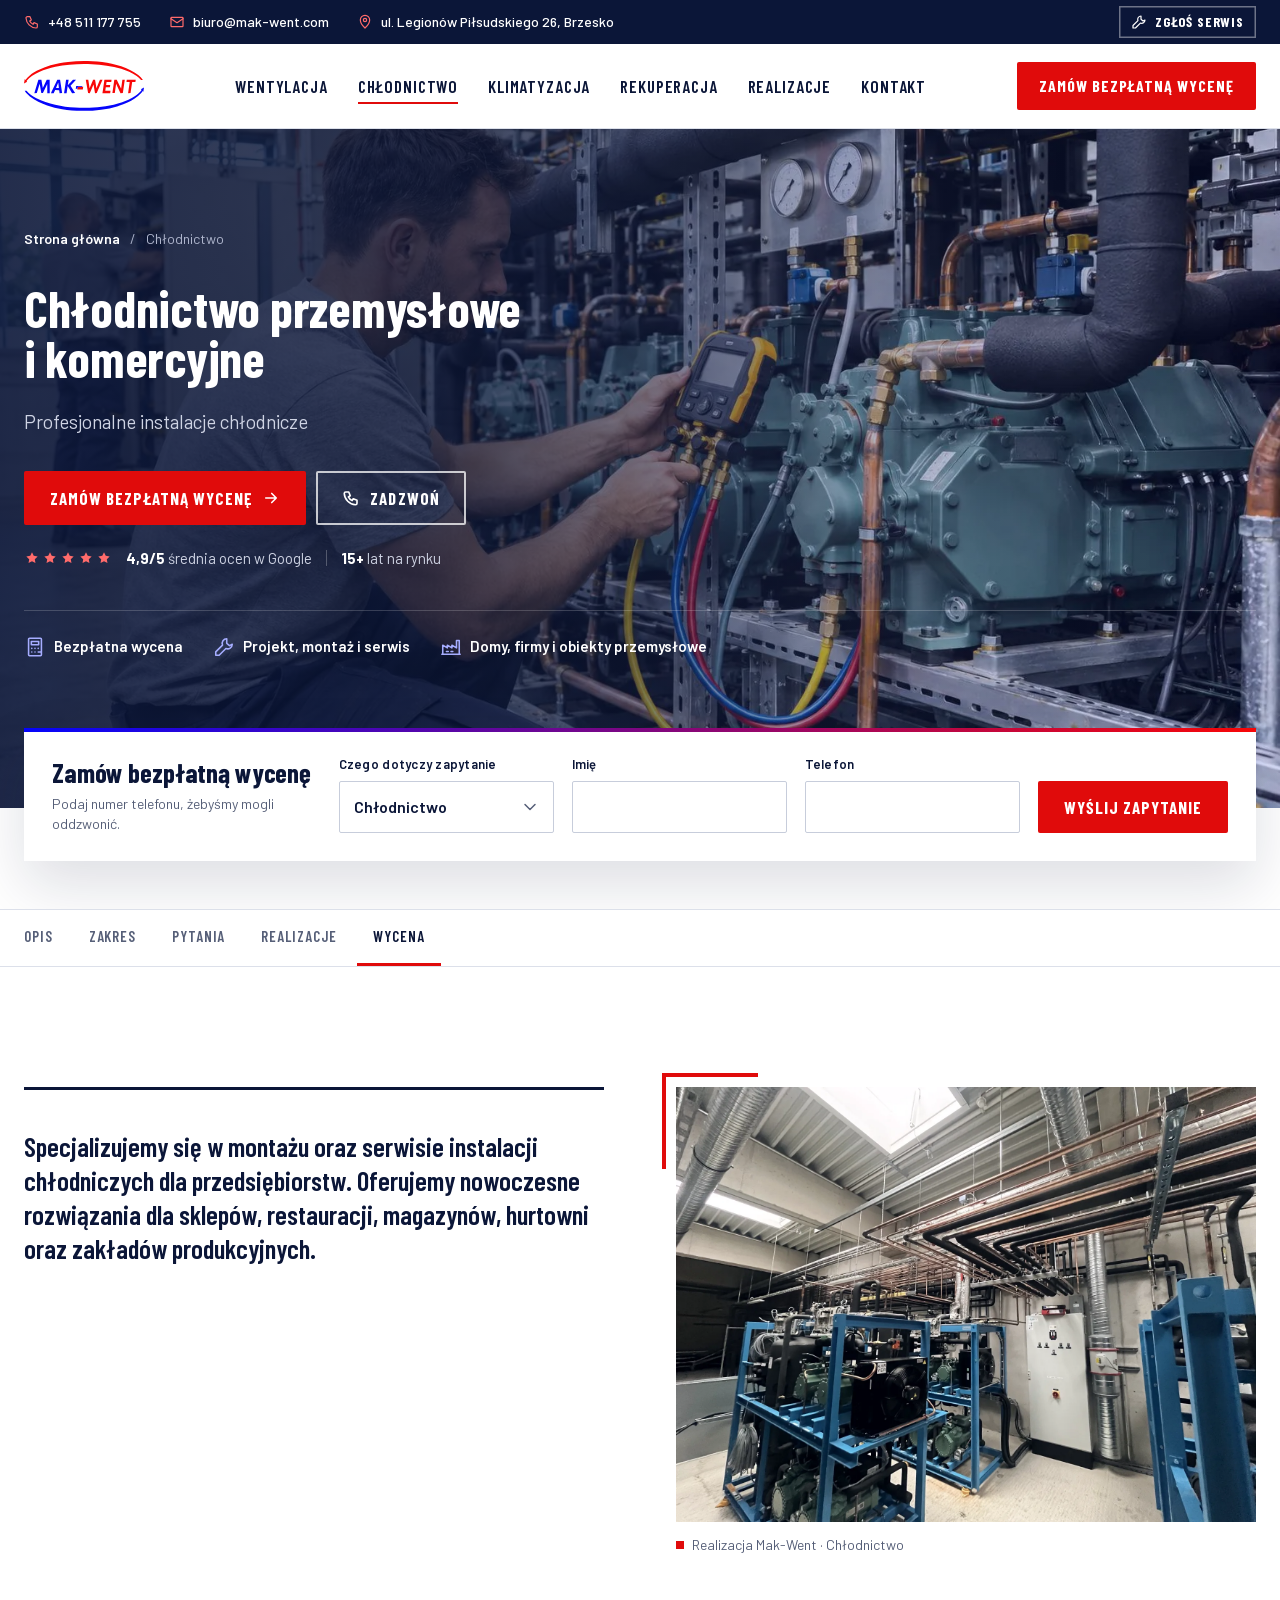
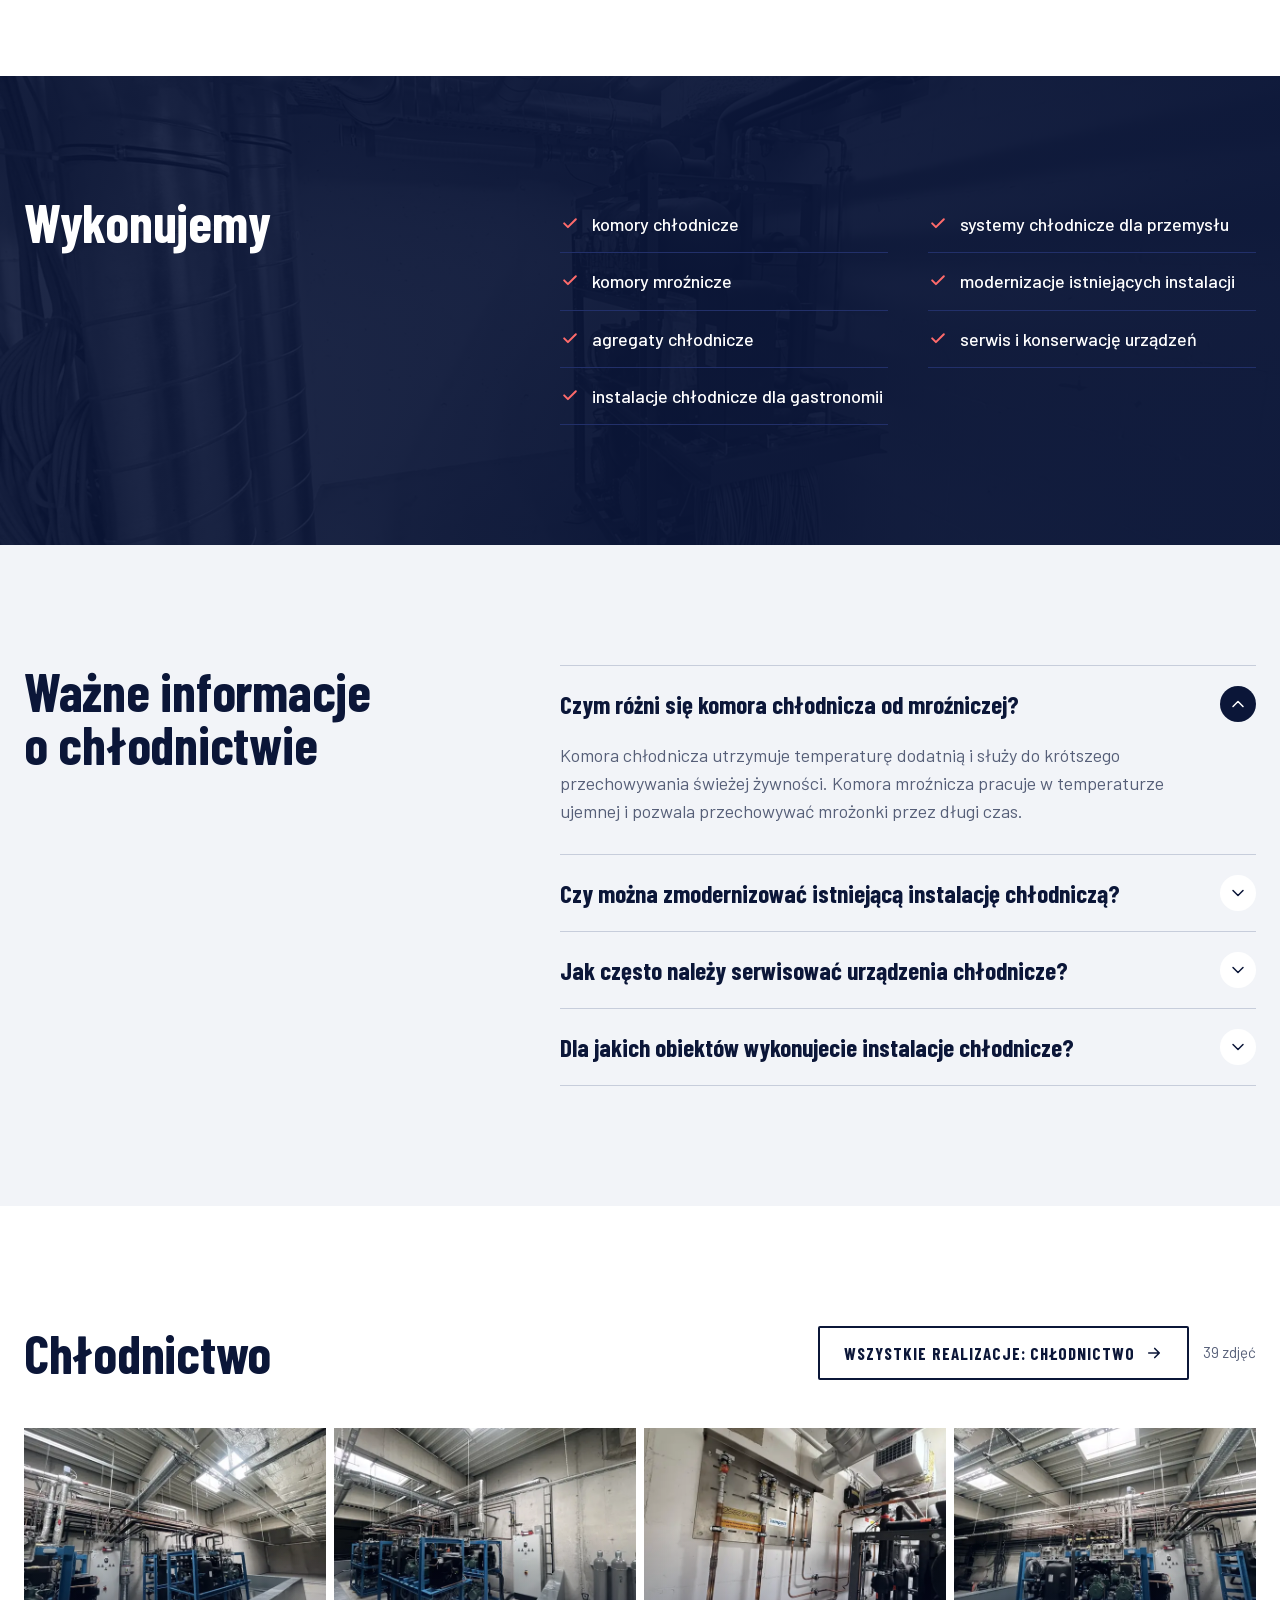
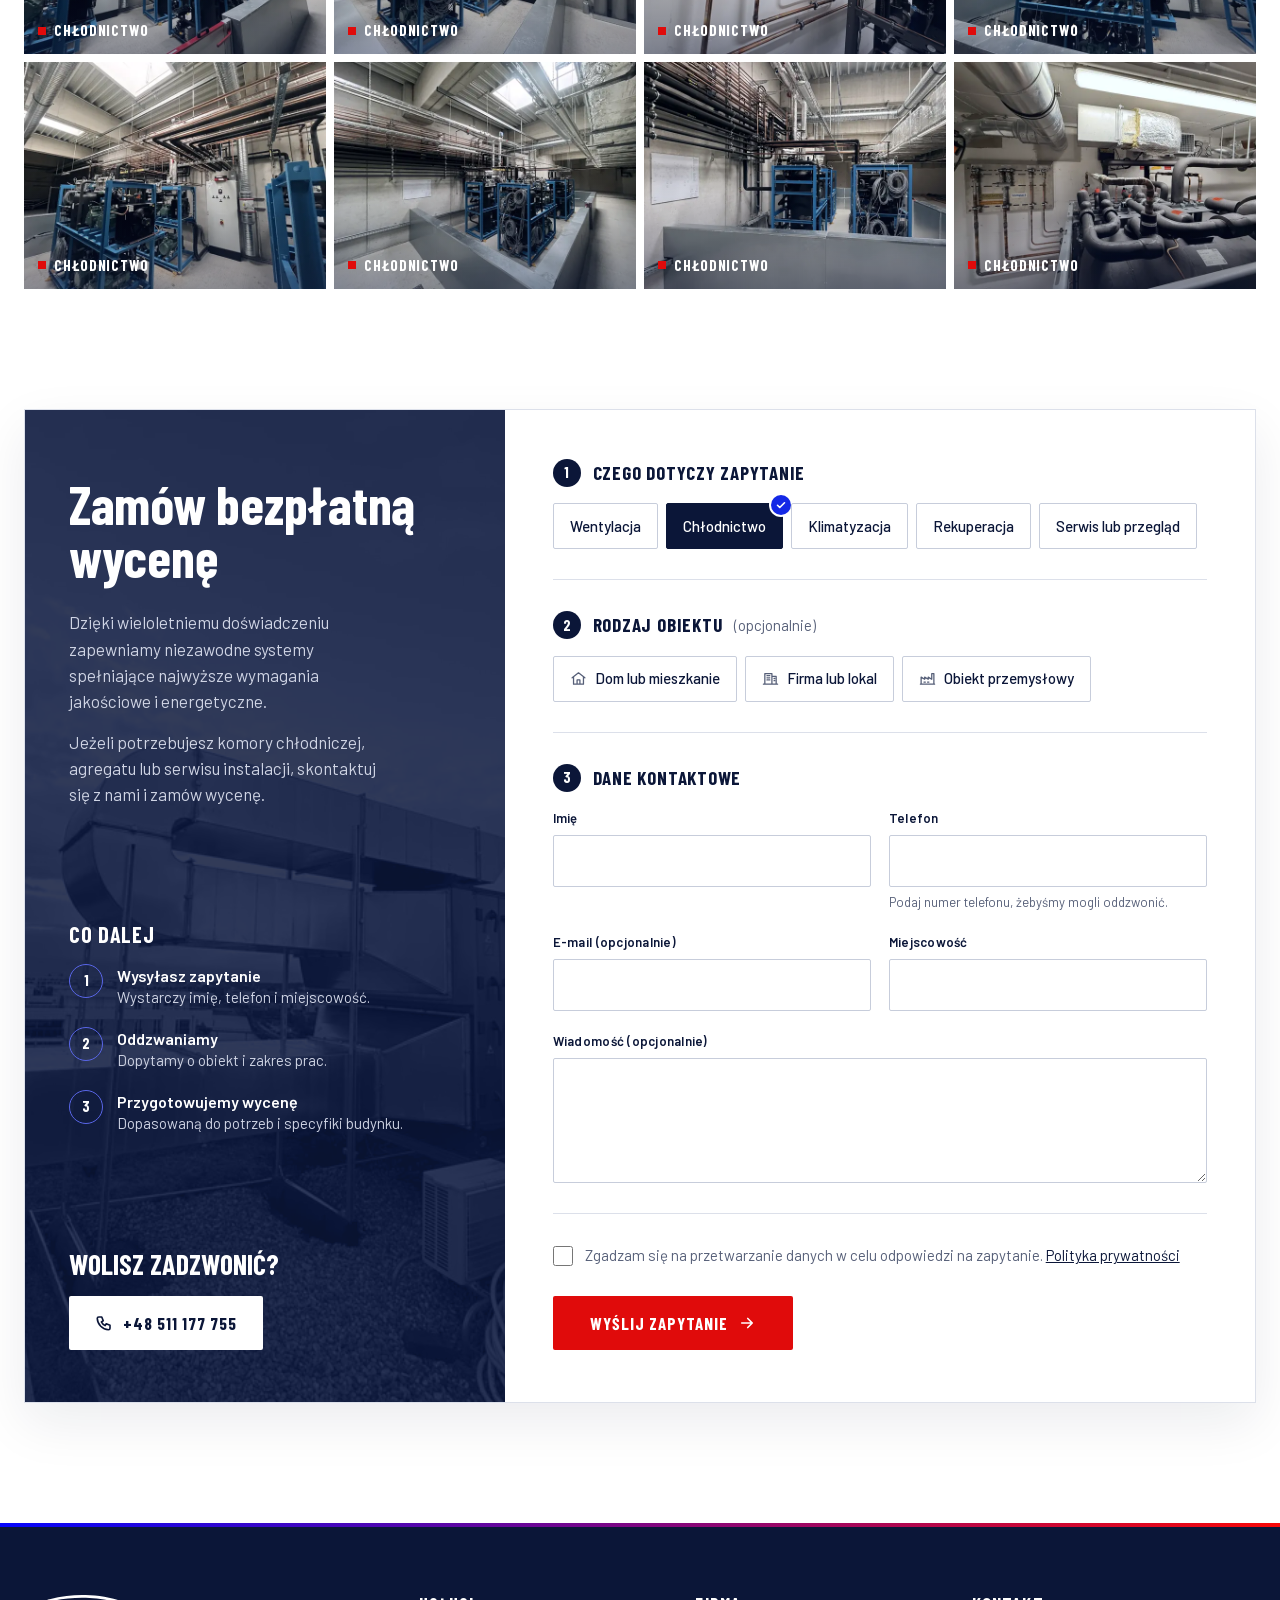
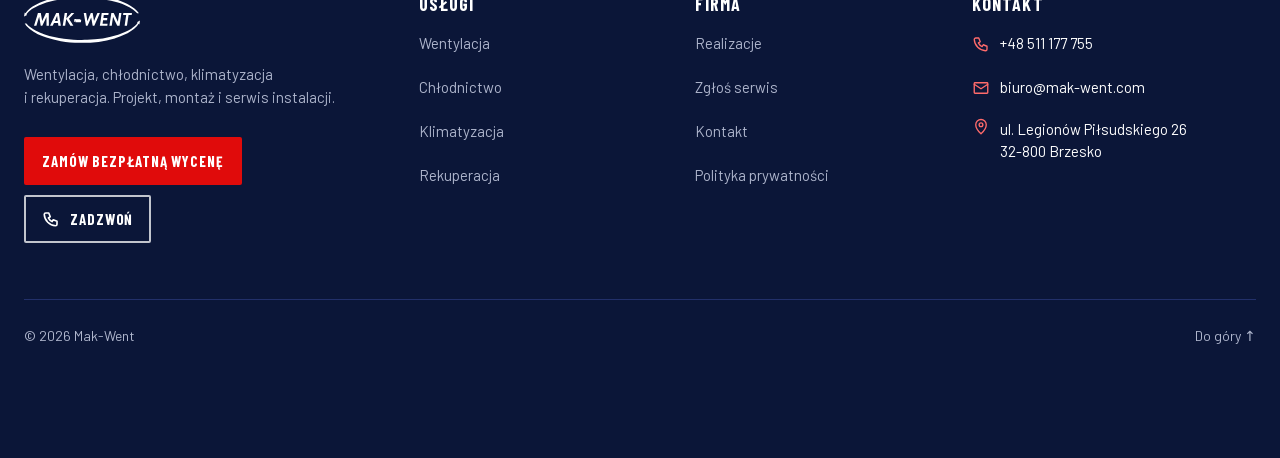
<file: chlodnictwo.html>
<!doctype html>
<html lang="pl">
<head>
  <meta name="robots" content="noindex, nofollow">
<meta charset="utf-8">
<meta name="viewport" content="width=device-width, initial-scale=1, viewport-fit=cover">
<title>Chłodnictwo · Mak-Went</title>
<meta name="description" content="Profesjonalne instalacje chłodnicze">
<link rel="preload" href="assets/fonts/barlow-condensed-700-latin.woff2" as="font" type="font/woff2" crossorigin>
<link rel="stylesheet" href="assets/fonts/fonts.css">
<link rel="icon" href="assets/img/favicon.svg" type="image/svg+xml">
<link rel="apple-touch-icon" href="assets/img/apple-touch-icon.png">
<link rel="stylesheet" href="assets/tokens.css">
<link rel="stylesheet" href="assets/style.css">
<script>document.documentElement.classList.add('js')</script>
</head>
<body data-usluga="Chłodnictwo">
<svg width="0" height="0" style="position:absolute" aria-hidden="true">
  <symbol id="i-tel" viewBox="0 0 24 24"><path d="M5 4h4l2 5-2.5 1.5a11 11 0 0 0 5 5L15 13l5 2v4a2 2 0 0 1-2 2A16 16 0 0 1 3 6a2 2 0 0 1 2-2"/></symbol>
  <symbol id="i-str" viewBox="0 0 24 24"><path d="M5 12h14M13 6l6 6-6 6"/></symbol>
  <symbol id="i-ok" viewBox="0 0 24 24"><path d="M5 12.5l4.5 4.5L19 7.5"/></symbol>
  <symbol id="i-dol" viewBox="0 0 24 24"><path d="M6 9l6 6 6-6"/></symbol>
  <symbol id="i-plus" viewBox="0 0 24 24"><circle cx="11" cy="11" r="7"/><path d="M11 8v6M8 11h6M16 16l4 4"/></symbol>
  <symbol id="i-dom" viewBox="0 0 24 24"><path d="M3 11l9-7 9 7M5 9.5V20h14V9.5M10 20v-6h4v6"/></symbol>
  <symbol id="i-firma" viewBox="0 0 24 24"><path d="M4 20V5h10v15M14 9h6v11M2 20h20M7 8h2M7 11h2M7 14h2M10 8h1M10 11h1M10 14h1M17 12h1M17 15h1"/></symbol>
  <symbol id="i-hala" viewBox="0 0 24 24"><path d="M2 20h20M3 20V10l5 3V10l5 3V10l5 3V5h3v15M7 17h2M12 17h2"/></symbol>
  <symbol id="i-klucz" viewBox="0 0 24 24"><path d="M15 3a5 5 0 0 0-4.6 6.9L3 17.3V21h3.7l7.4-7.4A5 5 0 0 0 21 9l-3 1.5L15 8z"/></symbol>
  <symbol id="i-x" viewBox="0 0 24 24"><path d="M6 6l12 12M18 6L6 18"/></symbol>
  <symbol id="i-menu" viewBox="0 0 24 24"><path d="M4 7h16M4 12h16M4 17h16"/></symbol>
  <symbol id="i-mail" viewBox="0 0 24 24"><rect x="3" y="5" width="18" height="14" rx="1"/><path d="M3 7l9 6 9-6"/></symbol>
  <symbol id="i-pin" viewBox="0 0 24 24"><path d="M12 21s7-6.2 7-12a7 7 0 0 0-14 0c0 5.8 7 12 7 12z"/><circle cx="12" cy="9" r="2.5"/></symbol>
  <symbol id="i-zegar" viewBox="0 0 24 24"><circle cx="12" cy="12" r="9"/><path d="M12 7v5l3 2"/></symbol>
  <symbol id="i-mapa" viewBox="0 0 24 24"><path d="M9 4L3 6v14l6-2 6 2 6-2V4l-6 2-6-2zM9 4v14M15 6v14"/></symbol>
  <symbol id="i-dok" viewBox="0 0 24 24"><path d="M6 3h9l4 4v14H6zM14 3v5h5M9 12h7M9 16h7"/></symbol>
  <symbol id="i-gwiazda" viewBox="0 0 24 24"><path d="M12 3.5l2.6 5.3 5.9.9-4.3 4.1 1 5.8-5.2-2.7-5.2 2.7 1-5.8-4.3-4.1 5.9-.9z"/></symbol>
  <symbol id="i-info" viewBox="0 0 24 24"><circle cx="12" cy="12" r="9"/><path d="M12 11v6M12 7.5v.5"/></symbol>
  <!-- ikony usług z wizytówki klienta (Figma 15:2, 15:5, 15:20, 2:33) -->
  <symbol id="i-u-chlodnictwo" viewBox="0 0 76 78.2288" fill="currentColor" stroke="none"><path d="M50.6011 76.0195C40.6862 79.6133 29.8133 78.7632 20.6774 73.9023C11.2587 68.891 4.50235 60.3143 1.5533 50.1248C-0.999153 41.3062 -0.384938 32.1417 3.24138 23.7258C6.74973 15.5803 12.5624 8.76494 20.413 4.5C31.1068 -1.30861 44.1172 -1.52013 54.9941 4.01799C59.3526 6.23689 63.0827 9.35882 66.2961 13.0055C70.0851 17.305 72.5949 22.3102 74.2891 27.7853C80.3295 47.306 69.8919 69.0272 50.6011 76.0195ZM51.8376 73.0135C61.6326 68.7771 68.7672 60.357 71.9583 50.3303C77.9967 31.3567 67.7788 10.1947 48.5835 4.079C34.9548 -0.263221 20.0876 4.2173 11.0289 15.3037C7.23175 19.951 4.48608 25.4647 3.18036 31.3913C0.37368 44.1149 4.54099 57.2921 13.9251 66.1819C24.0474 75.7714 38.8862 78.6167 51.8397 73.0135H51.8376Z"/><path d="M39.2767 63.5766C39.2665 64.3006 38.5119 64.5406 38.0503 64.5548C37.554 64.5691 36.6774 64.321 36.6652 63.6498L36.5208 56.3341L32.4572 59.6574C31.8817 60.1272 31.1169 60.2635 30.5353 59.8506C29.9536 59.4377 29.8987 58.6791 30.1692 57.892L36.5554 52.5776L36.5778 41.5929L26.6324 47.2754L25.3571 54.8006C25.2127 55.6487 24.6392 56.2426 23.8419 56.1714C22.9715 56.0941 22.4325 55.3579 22.5789 54.4345L23.4067 49.2035L17.5656 52.4922C16.9249 52.8522 16.1276 52.4434 15.8144 51.8373C15.5338 51.2943 15.6558 50.4543 16.3493 50.0455L21.9973 46.7121L16.8781 44.5379C16.0992 44.2064 15.8714 43.3583 16.1663 42.6526C16.4612 41.9468 17.2401 41.6865 18.0171 41.9956L25.1761 44.841L35.0239 39.0852L25.2453 33.4292L17.9459 36.3863C17.2259 36.6528 16.5324 36.4168 16.1683 35.7904C15.8754 35.286 15.9731 34.2305 16.691 33.9213L22.0501 31.6109L16.508 28.4361C15.7249 27.9887 15.487 27.1528 15.8571 26.4633C16.2903 25.6538 17.171 25.5338 17.956 25.9772L23.4372 29.0747L22.5871 23.6464C22.4711 22.9122 22.945 22.3407 23.5308 22.1495C24.1165 21.9584 25.1192 22.1658 25.2534 22.9387L26.6629 30.9621L36.5757 36.6629L36.5839 25.5582L30.4641 20.5835C29.9475 20.071 29.8438 19.3327 30.2099 18.6737C30.4824 18.1856 31.4057 17.7341 32.0301 18.2263L36.5371 21.7896L36.59 15.3281C36.5961 14.5105 36.954 13.8698 37.6842 13.7193C38.3228 13.5892 39.2726 13.9451 39.2807 14.7525L39.3519 21.8974L43.7918 18.3198C44.3673 17.8561 45.2317 18.0046 45.6527 18.4988C46.1266 19.0541 46.1307 19.9144 45.5449 20.494L39.3661 25.5237L39.3336 36.6792L49.2689 30.9418L50.7088 22.8268C51.1237 22.1862 51.7562 21.9075 52.4213 22.1231C53.0274 22.3204 53.4524 22.896 53.3365 23.6342L52.4925 29.0422L58.2279 25.8491C58.9031 25.4728 59.737 25.8226 60.0766 26.445C60.3654 26.9758 60.3227 27.8931 59.6515 28.2815L53.8633 31.615L59.2326 33.9152C59.8793 34.1918 60.0034 35.1498 59.7797 35.6359C59.4665 36.3172 58.7302 36.6548 57.9594 36.4087L50.7535 33.4027L40.8447 39.132L50.7535 44.8654L57.8618 41.9895C58.5899 41.6946 59.3607 41.9244 59.6922 42.5143C60.0542 43.159 59.9342 44.1393 59.1716 44.4647L53.8714 46.7121L59.4726 49.9398C60.1702 50.3425 60.3817 51.1031 60.1539 51.7011C59.8488 52.5004 58.9438 52.8664 58.1933 52.4414L52.5169 49.232L53.3345 54.4081C53.4707 55.2745 53.0518 56.0148 52.2687 56.1694C51.3739 56.3463 50.7332 55.6996 50.5746 54.7925L49.277 47.3161L39.3377 41.6153V52.5471L45.7076 57.7822C46.1571 58.4595 46.0432 59.2486 45.5958 59.6899C44.947 60.3265 44.1456 60.1414 43.4948 59.6208L39.3763 56.328L39.2828 63.5766H39.2767Z"/></symbol>
  <symbol id="i-u-klimatyzacja" viewBox="0 0 76 78.2159" fill="currentColor" stroke="none"><path d="M52.8455 75.0675C36.3853 82.3778 17.203 76.5434 7.11789 61.8558C2.15359 54.6249 -0.385477 46.1376 0.047527 37.2763C0.250815 33.1414 1.04364 29.3562 2.59269 25.5486C4.09296 21.863 5.71926 18.4416 8.13229 15.2195C11.2894 11.0013 15.1945 7.42341 19.8315 4.80709C30.6871 -1.31798 44.0919 -1.64528 55.1772 4.14437C66.2178 9.90962 73.648 20.9807 75.5365 33.2024C78.2281 50.6181 69.0049 67.8955 52.8455 75.0736V75.0675ZM54.1079 71.8962C62.2191 67.6231 68.2405 60.504 71.3895 52.0756C74.5811 43.5294 74.4754 34.5258 71.2939 26.0304C68.4642 18.4741 63.5202 12.1925 56.7629 7.87674C40.8292 -2.29783 19.6079 2.19687 9.03286 17.907C3.06839 26.7663 0.844417 37.1543 3.33876 47.8147C5.26593 56.0581 10.029 63.3947 16.7192 68.5623C27.3857 76.8016 42.0895 78.2287 54.1079 71.8962Z"/><path d="M56.0413 45.2919L21.0188 45.3062C19.3579 45.3062 17.9552 46.4629 17.9288 48.0526L17.8617 52.0106L15.1234 51.9842C13.6618 51.9699 12.314 50.6282 12.316 49.0487L12.3465 28.7443C12.3485 27.2257 13.7939 25.7946 15.3714 25.7946H60.9324C62.5302 25.7925 63.9837 27.2501 63.9858 28.7707L64.0061 49.0385C64.0061 50.6201 62.6684 51.9537 61.1763 51.9801L58.497 52.0289L58.436 48.0526C58.4157 46.7068 57.507 45.6538 56.0392 45.2919H56.0413ZM56.6308 32.9889C57.4582 32.9889 57.7936 32.2388 57.7041 31.7367C57.6147 31.2346 57.198 30.7955 56.5413 30.7975L29.7947 30.8198C29.1767 30.8198 28.9246 31.6716 28.9897 32.0477C29.073 32.5336 29.5081 33.0255 30.1769 33.0235L56.6328 32.9889H56.6308ZM56.7487 39.9759C57.3769 39.9759 57.7204 39.177 57.6777 38.8213C57.631 38.435 57.2447 37.7845 56.6877 37.7825L38.7394 37.7682C38.0767 37.7682 37.6843 38.3049 37.6335 38.803C37.5888 39.236 37.9425 39.9841 38.591 39.9841L56.7487 39.9739V39.9759Z"/><path d="M56.1428 52.0411L20.171 52.033L20.1547 48.6319C20.1527 48.1156 20.4962 47.5505 21.1 47.5505L54.9007 47.5362C55.661 47.5362 56.1977 47.8473 56.1875 48.6502L56.1428 52.0411Z"/><path d="M43.4231 56.9627L32.8969 56.9078C32.3866 56.2796 32.4029 54.8424 33.0453 54.4135L43.3052 54.2834C43.8094 55.1595 43.8358 56.0621 43.4231 56.9607V56.9627Z"/></symbol>
  <symbol id="i-u-wentylacja" viewBox="0 0 76 80.0093" fill="currentColor" stroke="none"><path d="M36.1324 79.9563C28.3082 79.5602 21.3078 76.7202 15.3155 71.9499C9.6062 67.4017 5.38708 61.598 2.73781 54.7925C0.857759 49.9635 -0.0246287 45.0946 0.000522535 39.8988C0.0696884 25.7282 6.72848 12.922 18.8074 5.45841C22.2112 3.35409 25.7721 2.0085 29.7041 1.04437C38.6831 -1.15846 48.075 0.143116 56.1297 4.76256C61.3003 7.72831 65.7312 11.7818 68.9757 16.7974C75.4752 26.8411 77.5858 38.3017 74.7982 50.0222C71.9246 62.1136 63.2538 72.2957 51.8959 77.2379C46.8677 79.4261 41.6656 80.2351 36.1303 79.9563H36.1324ZM53.6208 73.6895C60.7973 69.8665 66.3411 63.9455 69.9293 56.7983C71.4992 53.6691 72.3459 50.6342 72.9642 47.2011C74.6598 37.7652 73.0565 28.2266 68.1583 19.9644C66.0309 16.3782 63.4026 13.3706 60.2608 10.6689C52.6881 4.15683 42.898 1.37134 33.0178 2.86574C26.38 3.86969 20.4254 6.63004 15.3574 11.0315C9.63763 15.9989 5.54008 22.3475 3.65374 29.7482C1.68146 37.4822 1.84495 45.5956 4.61577 53.0927C8.03424 62.34 14.7349 69.8623 23.54 74.2051C32.9004 78.8203 44.2667 78.6736 53.6229 73.6916L53.6208 73.6895Z"/><path d="M49.2948 59.0054C50.0661 54.2036 47.7732 48.7919 42.94 46.9474C46.3333 44.0928 46.8782 39.27 44.1703 35.621C47.9786 32.9403 52.6001 32.5777 56.4755 35.1746C64.0146 40.2258 64.8425 50.7264 58.5337 57.184C56.486 59.2799 53.9604 60.81 50.9485 61.0573C50.3512 61.1055 49.844 60.9127 49.4772 60.5668C49.0161 60.1309 49.1879 59.6656 49.2948 59.0033V59.0054Z"/><path d="M31.4229 56.7585C27.8891 58.8 23.7161 58.7392 20.1823 56.7774C15.4099 54.1302 12.6034 48.947 12.8047 43.4619C12.9032 40.7833 13.6116 38.3373 14.7455 35.992C14.997 35.4722 15.5943 35.2794 16.0261 35.2626C16.613 35.2375 16.9211 35.5456 17.2962 36.013C20.3374 39.7982 25.2964 41.3806 29.9599 39.7877C29.6099 44.3359 32.7286 48.1149 37.107 48.6829C36.1827 52.0112 34.311 54.7758 31.4229 56.7564V56.7585Z"/><path d="M48.1924 19.1176C42.9169 21.8507 40.689 27.4489 41.7516 33.5565C38.1445 31.6471 34.0658 32.3765 31.5675 35.7048C26.139 30.8276 24.3302 22.7247 28.9915 17.0908C34.0868 10.9309 43.4032 11.633 48.773 16.8896C49.4856 17.5876 48.9323 18.7341 48.1945 19.1155L48.1924 19.1176Z"/><path d="M40.9153 35.8683C43.8915 37.7526 44.4742 42.1876 41.7935 44.7299C39.9281 46.501 37.1761 46.7316 35.0613 45.4048C32.8816 44.0383 31.9342 41.4016 32.7265 38.8844C33.263 37.1762 34.443 35.9019 35.8557 35.3422C37.6603 34.6296 39.3664 34.8874 40.9153 35.8683Z"/></symbol>
  <symbol id="i-u-rekuperacja" viewBox="0 0 360.843 382.005" fill="currentColor" stroke="none"><path d="M99.214 361.404C76.004 348.124 56.234 331.194 40.204 310.184C-13.316 240.064 -12.916 143.734 38.504 73.074C52.834 53.374 71.354 37.294 91.794 24.854C159.224 -16.176 244.974 -5.286 301.444 49.254C354.614 100.614 373.794 179.444 352.034 249.914C339.294 291.184 312.704 326.444 277.754 351.234C245.254 374.284 206.544 384.544 166.904 381.474C142.804 379.614 120.654 373.664 99.214 361.394V361.404ZM217.584 365.694C273.104 352.624 319.074 307.384 338.244 254.904C351.264 219.274 352.624 181.484 343.664 144.654C332.704 99.594 304.364 60.694 265.384 36.254C202.774 -2.986 122.104 5.99398 68.784 56.634C51.314 73.224 37.484 91.904 27.514 114.464C8.48401 157.564 5.65399 207.084 21.484 251.744C40.504 305.444 83.214 348.084 137.954 364.394C163.714 372.064 191.074 371.924 217.584 365.684V365.694Z"/><path d="M261.984 158.944L250.464 146.704L179.834 75.964L97.3741 158.504L97.3942 279.174L158.614 279.404L158.654 293.204L91.8342 293.254C88.6242 293.254 83.8141 291.394 83.8041 287.344L83.5142 172.824L72.1741 182.714C69.2741 185.244 64.4041 183.644 62.3641 180.574C60.5441 177.844 60.4242 173.864 63.4542 170.844L173.434 61.254C175.634 59.064 176.864 57.594 179.414 57.564C181.964 57.534 183.994 58.424 185.954 60.374L213.574 87.8739L295.334 169.854C298.474 173.004 300.054 176.584 297.474 180.634C295.514 183.724 290.204 185.594 286.864 182.464L275.784 172.094L275.764 285.394C275.764 289.694 273.204 293.204 268.744 293.204L200.944 293.244L201.094 279.454L261.924 278.964L261.974 158.924L261.984 158.944Z"/><path d="M215.714 259.144L203.624 259.314L203.554 192.844L189.004 192.354L209.344 165.854L230.294 192.474L215.724 192.814L215.714 259.144Z"/><path d="M171.174 233.084L151.144 259.504L130.524 232.544L145.204 232.404L145.284 166.024L156.904 166.004L156.964 232.254L171.174 233.084Z"/></symbol>
  <symbol id="i-powietrze" viewBox="0 0 24 24"><path d="M3 8h11a3 3 0 1 0-3-3M3 12h15a3 3 0 1 1-3 3M3 16h7"/></symbol>
  <symbol id="i-kropla" viewBox="0 0 24 24"><path d="M12 3s6 6.6 6 11a6 6 0 0 1-12 0c0-4.4 6-11 6-11z"/><path d="M9 14.5a3 3 0 0 0 3 3"/></symbol>
  <symbol id="i-tarcza" viewBox="0 0 24 24"><path d="M12 3l7.5 3v5.5c0 4.6-3.2 8.2-7.5 9.5-4.3-1.3-7.5-4.9-7.5-9.5V6z"/><path d="M8.8 12.2l2.2 2.2 4.3-4.4"/></symbol>
  <symbol id="i-komfort" viewBox="0 0 24 24"><path d="M3.5 11L12 4l8.5 7M6 9.5V20h12V9.5"/><path d="M12 17.2s-3-1.8-3-3.8a1.6 1.6 0 0 1 3-.8 1.6 1.6 0 0 1 3 .8c0 2-3 3.8-3 3.8z"/></symbol>
  <symbol id="i-wycena" viewBox="0 0 24 24"><rect x="5" y="2.5" width="14" height="19" rx="1"/><path d="M8 6h8v3.5H8zM8.5 13.5h.01M12 13.5h.01M15.5 13.5h.01M8.5 17.5h.01M12 17.5h.01M15.5 17.5h3"/></symbol>
</svg>
<a class="pomin" href="#tresc">Przejdź do treści</a>
<div class="gora"><div class="wrap">
  <div class="gora-l"><a class="gora-tel" href="tel:+48511177755"><svg class="i" aria-hidden="true"><use href="#i-tel"/></svg><b>+48 511 177 755</b></a><a class="gora-mail" href="mailto:biuro@mak-went.com"><svg class="i" aria-hidden="true"><use href="#i-mail"/></svg>biuro@mak-went.com</a><span class="gora-adres"><svg class="i" aria-hidden="true"><use href="#i-pin"/></svg>ul. Legionów Piłsudskiego 26, Brzesko</span></div>
  <a class="gora-serwis" href="#wycena" data-usluga="Serwis lub przegląd"><svg class="i" aria-hidden="true"><use href="#i-klucz"/></svg>Zgłoś serwis</a>
</div></div>
<header class="naw" id="naw"><div class="wrap">
  <a class="logo" href="index.html" aria-label="Mak-Went, strona główna"><img src="assets/img/logo.svg" alt="Mak-Went" width="120" height="50"></a>
  <nav aria-label="Główna"><ul class="linki"><li><a href="wentylacja.html">Wentylacja</a></li><li><a href="chlodnictwo.html" aria-current="page">Chłodnictwo</a></li><li><a href="klimatyzacja.html">Klimatyzacja</a></li><li><a href="rekuperacja.html">Rekuperacja</a></li><li><a href="realizacje.html">Realizacje</a></li><li><a href="kontakt.html">Kontakt</a></li></ul></nav>
  <div class="naw-p">
    <a class="btn btn-cz cta-naw" href="#wycena">Zamów bezpłatną wycenę</a>
    <a class="ikona tel-m" href="tel:+48511177755" aria-label="Zadzwoń"><svg class="i" aria-hidden="true"><use href="#i-tel"/></svg></a>
    <button class="ikona menu-p" type="button" aria-expanded="false" aria-controls="menu" aria-label="Menu"><svg class="i" aria-hidden="true"><use href="#i-menu"/></svg></button>
  </div>
</div></header>
<div class="menu" id="menu" hidden>
  <ul><li><a href="wentylacja.html">Wentylacja</a></li><li><a href="chlodnictwo.html" aria-current="page">Chłodnictwo</a></li><li><a href="klimatyzacja.html">Klimatyzacja</a></li><li><a href="rekuperacja.html">Rekuperacja</a></li><li><a href="realizacje.html">Realizacje</a></li><li><a href="kontakt.html">Kontakt</a></li></ul>
  <div class="menu-cta"><a class="btn btn-cz" href="#wycena">Zamów bezpłatną wycenę</a><a class="btn btn-bi" href="tel:+48511177755"><svg class="i i-tel" aria-hidden="true"><use href="#i-tel"/></svg>Zadzwoń</a><a class="menu-serwis" href="#wycena" data-usluga="Serwis lub przegląd">Zgłoś serwis</a></div>
</div>
<main id="tresc">
<section class="hero hero--maly hero--formularz">
  <div class="hero-tlo"><picture><img src="assets/img/usl-chlodnictwo.webp" alt="" fetchpriority="high"></picture></div>
  <div class="wrap hero-in">
    <nav class="okruchy" aria-label="Jesteś tutaj"><a href="index.html">Strona główna</a><span aria-hidden="true">/</span><span>Chłodnictwo</span></nav><h1>Chłodnictwo przemysłowe i komercyjne</h1>
    <p class="lead">Profesjonalne instalacje chłodnicze</p>
    <div class="hero-cta"><a class="btn btn-cz" href="#wycena">Zamów bezpłatną wycenę<svg class="i" aria-hidden="true"><use href="#i-str"/></svg></a><a class="btn btn-ob-bi" href="tel:+48511177755"><svg class="i i-tel" aria-hidden="true"><use href="#i-tel"/></svg>Zadzwoń</a></div>
    <p class="hero-dowod" data-przyklad><span class="gw" aria-hidden="true"><svg class="i i-gw" aria-hidden="true"><use href="#i-gwiazda"/></svg><svg class="i i-gw" aria-hidden="true"><use href="#i-gwiazda"/></svg><svg class="i i-gw" aria-hidden="true"><use href="#i-gwiazda"/></svg><svg class="i i-gw" aria-hidden="true"><use href="#i-gwiazda"/></svg><svg class="i i-gw" aria-hidden="true"><use href="#i-gwiazda"/></svg></span><span><b>4,9/5</b> średnia ocen w Google</span><span class="sep" aria-hidden="true"></span><span><b>15+</b> lat na rynku</span></p>
    <ul class="zauf"><li><svg class="i" aria-hidden="true"><use href="#i-wycena"/></svg>Bezpłatna wycena</li><li><svg class="i" aria-hidden="true"><use href="#i-klucz"/></svg>Projekt, montaż i serwis</li><li><svg class="i" aria-hidden="true"><use href="#i-hala"/></svg>Domy, firmy i obiekty przemysłowe</li></ul>
  </div>
</section>
<div class="wrap szybka-wrap">
  <form class="szybka" id="szybka" novalidate>
    <div class="sz-tyt"><h2>Zamów bezpłatną wycenę</h2><p>Podaj numer telefonu, żebyśmy mogli oddzwonić.</p></div>
    <label class="pole"><span>Czego dotyczy zapytanie</span>
      <span class="wybor"><select name="usluga"><option value="Wentylacja">Wentylacja</option><option value="Chłodnictwo" selected>Chłodnictwo</option><option value="Klimatyzacja">Klimatyzacja</option><option value="Rekuperacja">Rekuperacja</option><option value="Serwis lub przegląd">Serwis lub przegląd</option></select><svg class="i" aria-hidden="true"><use href="#i-dol"/></svg></span></label>
    <label class="pole"><span>Imię</span><input name="imie" type="text" autocomplete="given-name" required><em class="blad" hidden>Wpisz imię.</em></label>
    <label class="pole"><span>Telefon</span><input name="tel" type="tel" inputmode="tel" autocomplete="tel" required><em class="blad" hidden>Wpisz numer telefonu, najmniej 9 cyfr.</em></label>
    <button class="btn btn-cz" type="submit">Wyślij zapytanie</button>
    <div class="sukces" hidden role="status"><svg class="i" aria-hidden="true"><use href="#i-ok"/></svg><div><b>Dziękujemy, zapytanie dotarło.</b><span>Oddzwonimy na podany numer.</span></div></div>
  </form>
</div>
<nav class="podmenu" aria-label="Na tej stronie"><div class="wrap"><a href="#opis">Opis</a><a href="#zakres">Zakres</a><a href="#pytania">Pytania</a><a href="#realizacje">Realizacje</a><a href="#wycena">Wycena</a></div></nav>
<section class="sekcja" id="opis"><div class="wrap wstep">
  <div class="wstep-t" data-pojaw><p>Specjalizujemy się w montażu oraz serwisie instalacji chłodniczych dla przedsiębiorstw. Oferujemy nowoczesne rozwiązania dla sklepów, restauracji, magazynów, hurtowni oraz zakładów produkcyjnych.</p></div>
  <figure class="wstep-f" data-pojaw><img src="assets/foto/chl/22.webp" alt="Realizacja: chłodnictwo" loading="lazy"><figcaption>Realizacja Mak-Went · Chłodnictwo</figcaption></figure>
</div></section>
<section class="sekcja sekcja--ciemna sekcja--foto" id="zakres"><div class="sek-tlo" aria-hidden="true"><img src="assets/foto/chl/10.webp" alt="" loading="lazy"></div><div class="wrap dwie">
  <div class="gl"><h2>Wykonujemy</h2></div>
  <ul class="lista-ok lista-kol"><li><svg class="i" aria-hidden="true"><use href="#i-ok"/></svg>komory chłodnicze</li><li><svg class="i" aria-hidden="true"><use href="#i-ok"/></svg>komory mroźnicze</li><li><svg class="i" aria-hidden="true"><use href="#i-ok"/></svg>agregaty chłodnicze</li><li><svg class="i" aria-hidden="true"><use href="#i-ok"/></svg>instalacje chłodnicze dla gastronomii</li><li><svg class="i" aria-hidden="true"><use href="#i-ok"/></svg>systemy chłodnicze dla przemysłu</li><li><svg class="i" aria-hidden="true"><use href="#i-ok"/></svg>modernizacje istniejących instalacji</li><li><svg class="i" aria-hidden="true"><use href="#i-ok"/></svg>serwis i konserwację urządzeń</li></ul>
</div></section>
<section class="sekcja sekcja--szara" id="pytania"><div class="wrap dwie">
  <div class="gl"><h2>Ważne informacje o chłodnictwie</h2></div>
  <div class="faq"><details open><summary>Czym różni się komora chłodnicza od mroźniczej?<svg class="i" aria-hidden="true"><use href="#i-dol"/></svg></summary><div class="odp"><p>Komora chłodnicza utrzymuje temperaturę dodatnią i służy do krótszego przechowywania świeżej żywności. Komora mroźnicza pracuje w temperaturze ujemnej i pozwala przechowywać mrożonki przez długi czas.</p></div></details><details><summary>Czy można zmodernizować istniejącą instalację chłodniczą?<svg class="i" aria-hidden="true"><use href="#i-dol"/></svg></summary><div class="odp"><p>Tak. Modernizacja pozwala obniżyć zużycie energii, wymienić wyeksploatowane podzespoły i dostosować instalację do nowych potrzeb bez budowy wszystkiego od początku.</p></div></details><details><summary>Jak często należy serwisować urządzenia chłodnicze?<svg class="i" aria-hidden="true"><use href="#i-dol"/></svg></summary><div class="odp"><p>Częstotliwość przeglądów zależy od rodzaju i wielkości instalacji. Instalacje z większą ilością czynnika chłodniczego podlegają obowiązkowym kontrolom szczelności, których terminy określają przepisy.</p></div></details><details><summary>Dla jakich obiektów wykonujecie instalacje chłodnicze?<svg class="i" aria-hidden="true"><use href="#i-dol"/></svg></summary><div class="odp"><p>Dla sklepów, restauracji, magazynów, hurtowni oraz zakładów produkcyjnych. Każdą instalację dobieramy do rodzaju przechowywanego towaru i wielkości obiektu.</p></div></details></div>
</div></section>
<section class="sekcja" id="realizacje"><div class="wrap">
  <div class="gl gl--rzad" data-pojaw><div><h2>Chłodnictwo</h2></div><div class="gl-akcja"><a class="btn btn-ob" href="realizacje.html?filtr=chl">Wszystkie realizacje: chłodnictwo<svg class="i" aria-hidden="true"><use href="#i-str"/></svg></a><span class="galeria-licznik">39 zdjęć</span></div></div>
  <div class="galeria" data-galeria><figure data-k="chl"><button type="button" aria-label="Powiększ: Chłodnictwo"><img src="assets/foto/chl/m/20.webp" data-duze="assets/foto/chl/20.webp" alt="Realizacja: chłodnictwo" loading="lazy" width="640" height="480"><svg class="i" aria-hidden="true"><use href="#i-plus"/></svg></button><figcaption>Chłodnictwo</figcaption></figure><figure data-k="chl"><button type="button" aria-label="Powiększ: Chłodnictwo"><img src="assets/foto/chl/m/23.webp" data-duze="assets/foto/chl/23.webp" alt="Realizacja: chłodnictwo" loading="lazy" width="640" height="480"><svg class="i" aria-hidden="true"><use href="#i-plus"/></svg></button><figcaption>Chłodnictwo</figcaption></figure><figure data-k="chl"><button type="button" aria-label="Powiększ: Chłodnictwo"><img src="assets/foto/chl/m/09.webp" data-duze="assets/foto/chl/09.webp" alt="Realizacja: chłodnictwo" loading="lazy" width="640" height="480"><svg class="i" aria-hidden="true"><use href="#i-plus"/></svg></button><figcaption>Chłodnictwo</figcaption></figure><figure data-k="chl"><button type="button" aria-label="Powiększ: Chłodnictwo"><img src="assets/foto/chl/m/21.webp" data-duze="assets/foto/chl/21.webp" alt="Realizacja: chłodnictwo" loading="lazy" width="640" height="480"><svg class="i" aria-hidden="true"><use href="#i-plus"/></svg></button><figcaption>Chłodnictwo</figcaption></figure><figure data-k="chl"><button type="button" aria-label="Powiększ: Chłodnictwo"><img src="assets/foto/chl/m/22.webp" data-duze="assets/foto/chl/22.webp" alt="Realizacja: chłodnictwo" loading="lazy" width="640" height="480"><svg class="i" aria-hidden="true"><use href="#i-plus"/></svg></button><figcaption>Chłodnictwo</figcaption></figure><figure data-k="chl"><button type="button" aria-label="Powiększ: Chłodnictwo"><img src="assets/foto/chl/m/25.webp" data-duze="assets/foto/chl/25.webp" alt="Realizacja: chłodnictwo" loading="lazy" width="640" height="480"><svg class="i" aria-hidden="true"><use href="#i-plus"/></svg></button><figcaption>Chłodnictwo</figcaption></figure><figure data-k="chl"><button type="button" aria-label="Powiększ: Chłodnictwo"><img src="assets/foto/chl/m/26.webp" data-duze="assets/foto/chl/26.webp" alt="Realizacja: chłodnictwo" loading="lazy" width="640" height="480"><svg class="i" aria-hidden="true"><use href="#i-plus"/></svg></button><figcaption>Chłodnictwo</figcaption></figure><figure data-k="chl"><button type="button" aria-label="Powiększ: Chłodnictwo"><img src="assets/foto/chl/m/06.webp" data-duze="assets/foto/chl/06.webp" alt="Realizacja: chłodnictwo" loading="lazy" width="640" height="480"><svg class="i" aria-hidden="true"><use href="#i-plus"/></svg></button><figcaption>Chłodnictwo</figcaption></figure></div>
  
</div></section>
<section class="wycena" id="wycena">
  <div class="wrap"><div class="siatka">
    <aside class="info" id="kontakt-skrot">
      <img src="assets/img/hero-tlo-m.webp" alt="">
      <div><h2>Zamów bezpłatną wycenę</h2><p>Dzięki wieloletniemu doświadczeniu zapewniamy niezawodne systemy spełniające najwyższe wymagania jakościowe i energetyczne.</p><p>Jeżeli potrzebujesz komory chłodniczej, agregatu lub serwisu instalacji, skontaktuj się z nami i zamów wycenę.</p></div>
      <div class="co-dalej"><h3>Co dalej</h3><ol><li><span>1</span><b>Wysyłasz zapytanie</b>Wystarczy imię, telefon i miejscowość.</li><li><span>2</span><b>Oddzwaniamy</b>Dopytamy o obiekt i zakres prac.</li><li><span>3</span><b>Przygotowujemy wycenę</b>Dopasowaną do potrzeb i specyfiki budynku.</li></ol></div>
      <div class="tel-k"><h3>Wolisz zadzwonić?</h3><a class="btn btn-bi" href="tel:+48511177755"><svg class="i i-tel" aria-hidden="true"><use href="#i-tel"/></svg>+48 511 177 755</a></div>
    </aside>
    <form class="formularz" id="formularz" novalidate>
      <fieldset class="krok" data-wym="usluga">
        <legend><span class="kn">1</span>Czego dotyczy zapytanie</legend>
        <div class="chipy"><label><input type="checkbox" name="usluga" value="Wentylacja"><span><svg class="i" aria-hidden="true"><use href="#i-ok"/></svg>Wentylacja</span></label><label><input type="checkbox" name="usluga" value="Chłodnictwo" checked><span><svg class="i" aria-hidden="true"><use href="#i-ok"/></svg>Chłodnictwo</span></label><label><input type="checkbox" name="usluga" value="Klimatyzacja"><span><svg class="i" aria-hidden="true"><use href="#i-ok"/></svg>Klimatyzacja</span></label><label><input type="checkbox" name="usluga" value="Rekuperacja"><span><svg class="i" aria-hidden="true"><use href="#i-ok"/></svg>Rekuperacja</span></label><label><input type="checkbox" name="usluga" value="Serwis lub przegląd"><span><svg class="i" aria-hidden="true"><use href="#i-ok"/></svg>Serwis lub przegląd</span></label></div>
        <em class="blad" hidden>Wybierz przynajmniej jedną usługę.</em>
      </fieldset>
      <fieldset class="krok">
        <legend><span class="kn">2</span>Rodzaj obiektu <small>(opcjonalnie)</small></legend>
        <div class="chipy"><label><input type="radio" name="obiekt" value="Dom lub mieszkanie"><span><svg class="i" aria-hidden="true"><use href="#i-dom"/></svg>Dom lub mieszkanie</span></label><label><input type="radio" name="obiekt" value="Firma lub lokal"><span><svg class="i" aria-hidden="true"><use href="#i-firma"/></svg>Firma lub lokal</span></label><label><input type="radio" name="obiekt" value="Obiekt przemysłowy"><span><svg class="i" aria-hidden="true"><use href="#i-hala"/></svg>Obiekt przemysłowy</span></label></div>
      </fieldset>
      <fieldset class="krok">
        <legend><span class="kn">3</span>Dane kontaktowe</legend>
        <div class="pola">
          <label class="pole"><span>Imię</span><input name="imie" type="text" autocomplete="given-name" required><em class="blad" hidden>Wpisz imię.</em></label>
          <label class="pole"><span>Telefon</span><input name="tel" type="tel" inputmode="tel" autocomplete="tel" required aria-describedby="tel-pom"><small id="tel-pom">Podaj numer telefonu, żebyśmy mogli oddzwonić.</small><em class="blad" hidden>Wpisz numer telefonu, najmniej 9 cyfr.</em></label>
          <label class="pole"><span>E-mail (opcjonalnie)</span><input name="email" type="email" autocomplete="email"></label>
          <label class="pole"><span>Miejscowość</span><input name="miasto" type="text" autocomplete="address-level2" required><em class="blad" hidden>Wpisz miejscowość.</em></label>
          <label class="pole pelne"><span>Wiadomość (opcjonalnie)</span><textarea name="wiad" rows="4"></textarea></label>
        </div>
      </fieldset>
      <label class="zgoda"><input type="checkbox" name="zgoda" required><span>Zgadzam się na przetwarzanie danych w celu odpowiedzi na zapytanie. <a href="polityka-prywatnosci.html">Polityka prywatności</a></span></label>
      <em class="blad blad-zgoda" hidden>Zaznacz zgodę, żebyśmy mogli odpowiedzieć.</em>
      <button class="btn btn-cz wyslij" type="submit">Wyślij zapytanie<svg class="i" aria-hidden="true"><use href="#i-str"/></svg></button>
      <div class="sukces-duzy" hidden role="status" tabindex="-1"><svg class="i" aria-hidden="true"><use href="#i-ok"/></svg><h3>Dziękujemy, zapytanie dotarło.</h3><p>Oddzwonimy na podany numer.</p></div>
    </form>
  </div></div>
</section>
</main>
<footer class="stopka">
  <div class="wrap siatka">
    <div><a class="logo" href="index.html"><img src="assets/img/logo-biale.svg" alt="Mak-Went" width="116" height="48"></a><p>Wentylacja, chłodnictwo, klimatyzacja i rekuperacja. Projekt, montaż i serwis instalacji.</p>
      <div class="stopka-cta"><a class="btn btn-cz" href="#wycena">Zamów bezpłatną wycenę</a><a class="btn btn-ob-bi" href="tel:+48511177755"><svg class="i i-tel" aria-hidden="true"><use href="#i-tel"/></svg>Zadzwoń</a></div></div>
    <div><h3>Usługi</h3><ul><li><a href="wentylacja.html">Wentylacja</a></li><li><a href="chlodnictwo.html">Chłodnictwo</a></li><li><a href="klimatyzacja.html">Klimatyzacja</a></li><li><a href="rekuperacja.html">Rekuperacja</a></li></ul></div>
    <div><h3>Firma</h3><ul><li><a href="realizacje.html">Realizacje</a></li><li><a href="#wycena" data-usluga="Serwis lub przegląd">Zgłoś serwis</a></li><li><a href="kontakt.html">Kontakt</a></li><li><a href="polityka-prywatnosci.html">Polityka prywatności</a></li></ul></div>
    <div><h3>Kontakt</h3><ul class="stopka-dane"><li><svg class="i" aria-hidden="true"><use href="#i-tel"/></svg><a href="tel:+48511177755">+48 511 177 755</a></li><li><svg class="i" aria-hidden="true"><use href="#i-mail"/></svg><a href="mailto:biuro@mak-went.com">biuro@mak-went.com</a></li><li><svg class="i" aria-hidden="true"><use href="#i-pin"/></svg><span>ul. Legionów Piłsudskiego 26<br>32-800 Brzesko</span></li></ul></div>
  </div>
  <div class="wrap dol"><span>© 2026 Mak-Went</span><a href="#" class="wgore">Do góry ↑</a></div>
</footer>
<div class="akcje" id="akcje" aria-hidden="true">
  <a class="btn btn-gr" href="tel:+48511177755" tabindex="-1"><svg class="i i-tel" aria-hidden="true"><use href="#i-tel"/></svg>Zadzwoń</a>
  <a class="btn btn-cz" href="#wycena" tabindex="-1">Bezpłatna wycena</a>
</div>
<dialog class="lb" id="lb" aria-label="Zdjęcie realizacji">
  <button class="lb-x" type="button" aria-label="Zamknij"><svg class="i" aria-hidden="true"><use href="#i-x"/></svg></button>
  <button class="lb-s lb-p" type="button" aria-label="Poprzednie zdjęcie"><svg class="i" aria-hidden="true"><use href="#i-str"/></svg></button>
  <figure><img alt=""><figcaption></figcaption></figure>
  <button class="lb-s lb-n" type="button" aria-label="Następne zdjęcie"><svg class="i" aria-hidden="true"><use href="#i-str"/></svg></button>
</dialog>
<script src="assets/strona.js"></script>
</body>
</html>
</file>
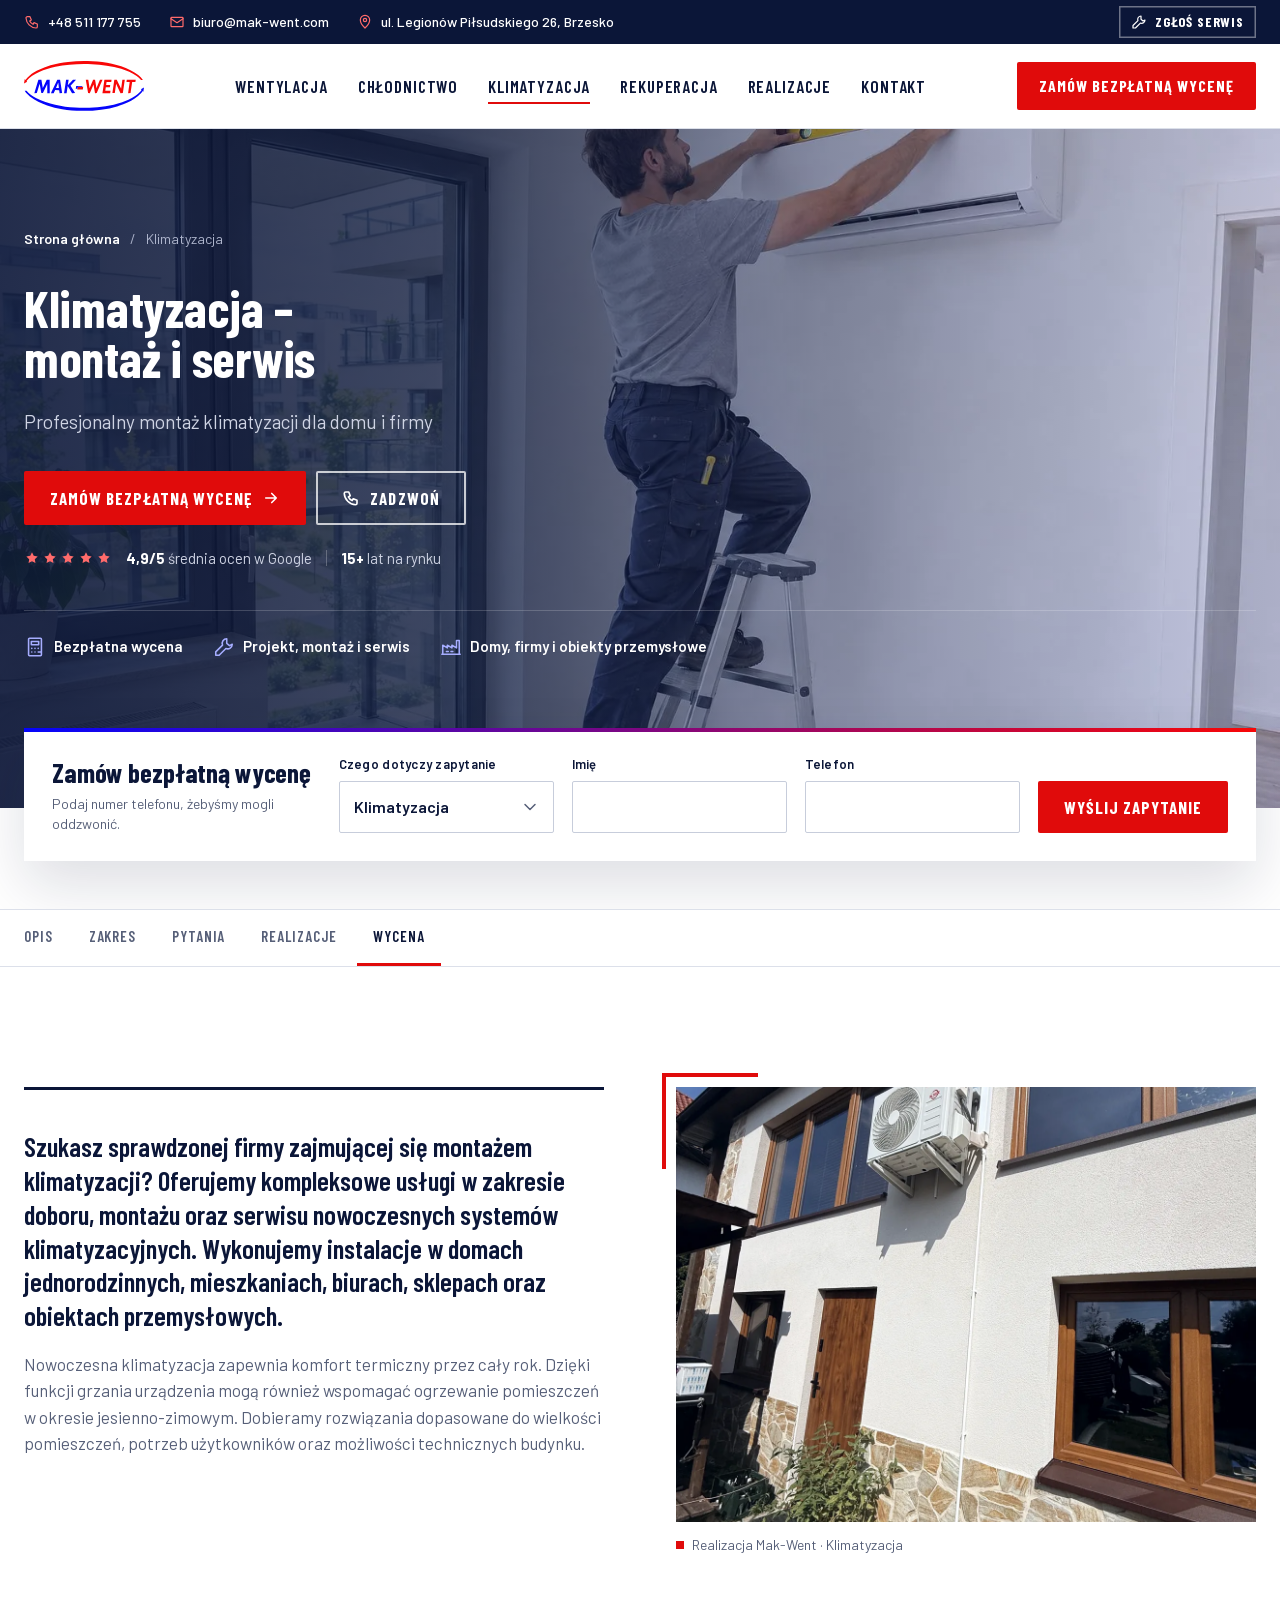
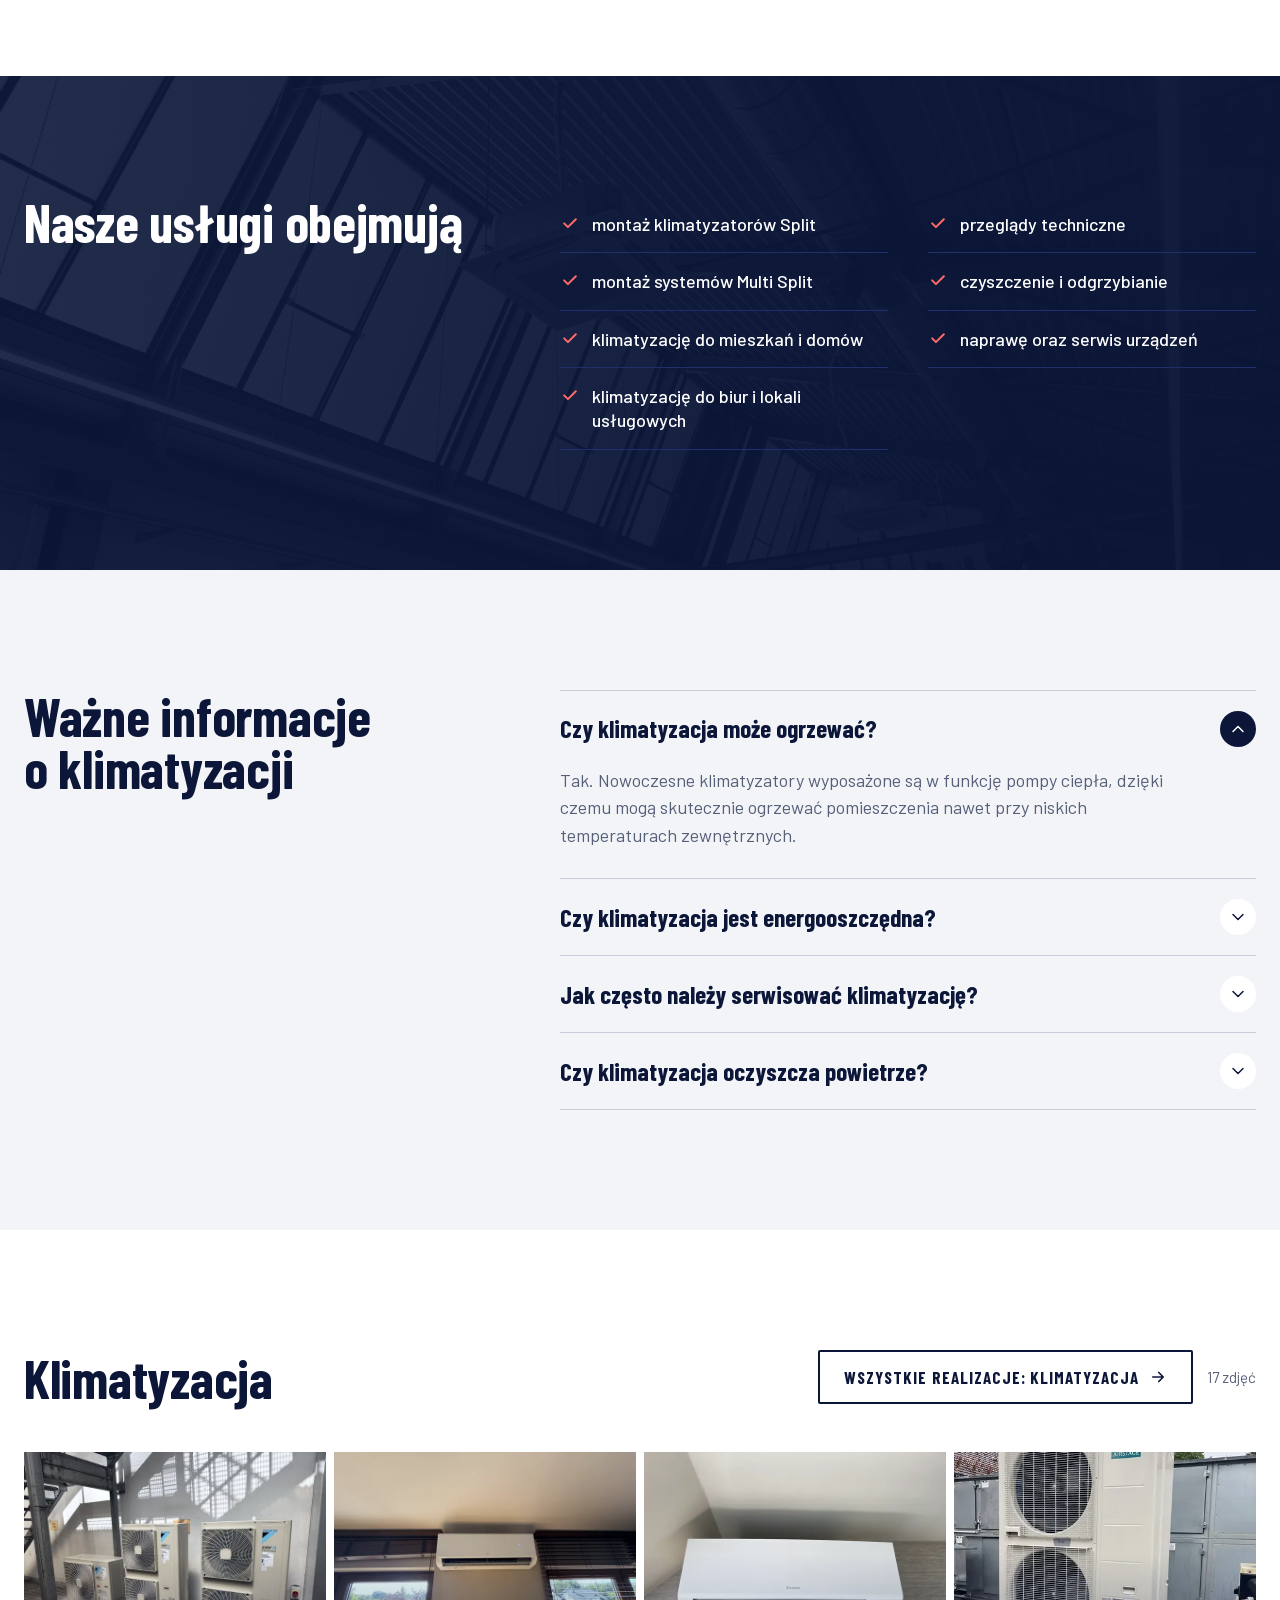
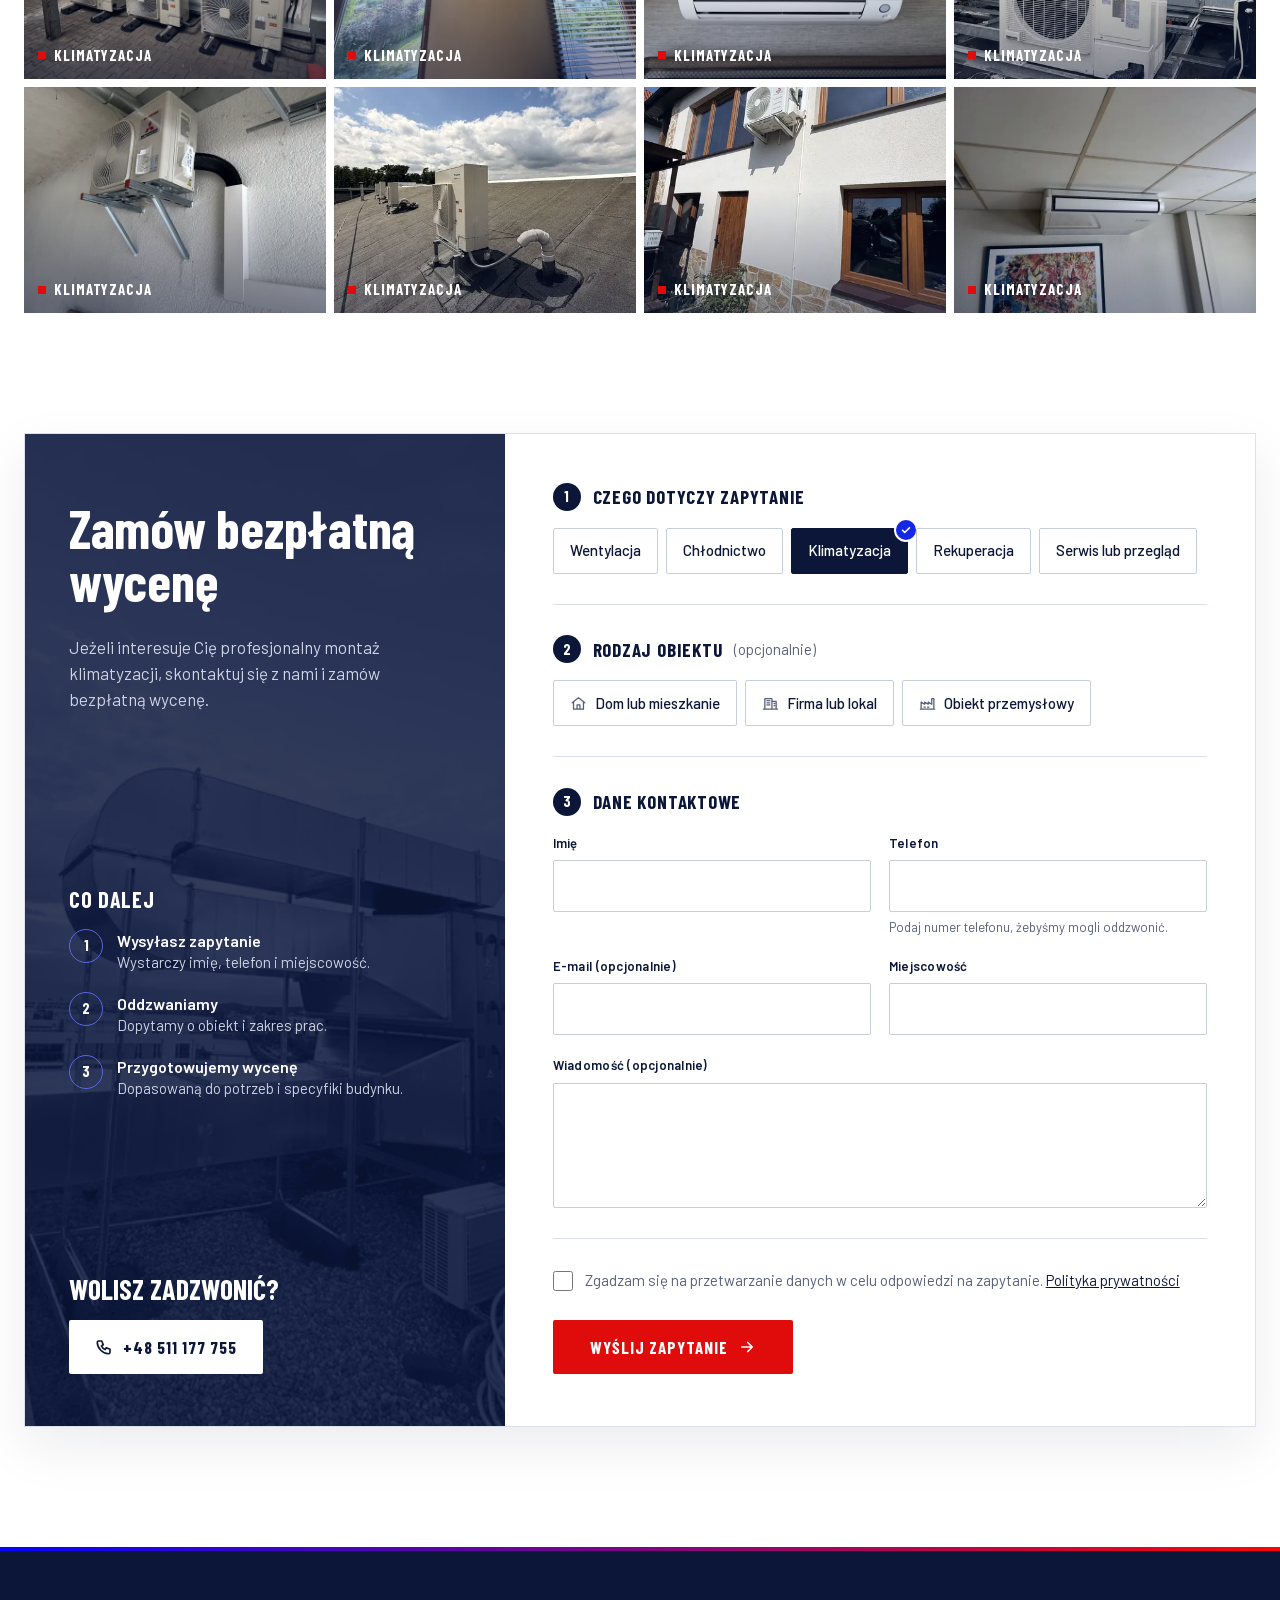
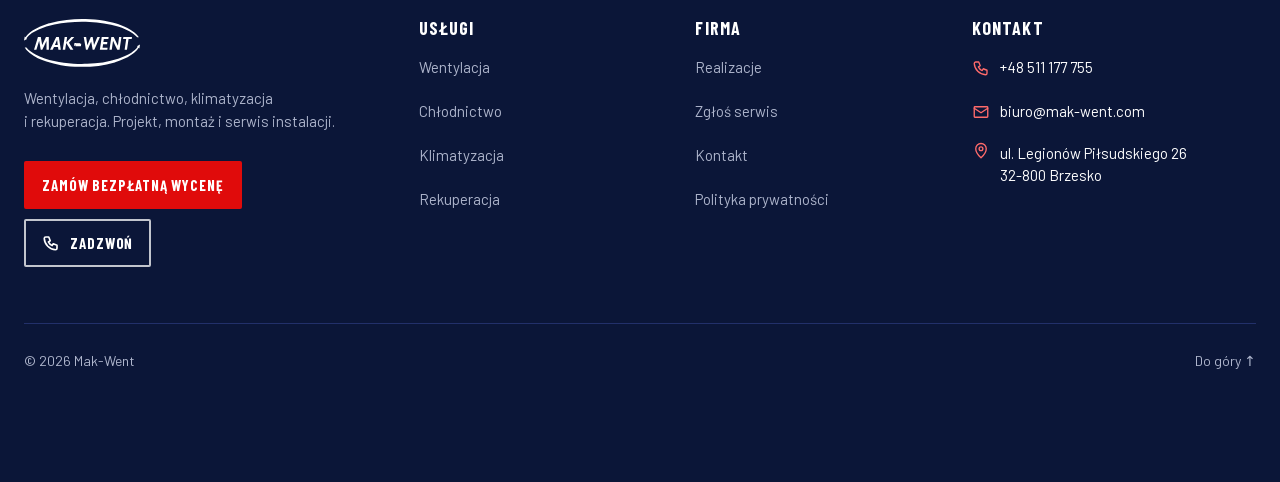
<file: klimatyzacja.html>
<!doctype html>
<html lang="pl">
<head>
  <meta name="robots" content="noindex, nofollow">
<meta charset="utf-8">
<meta name="viewport" content="width=device-width, initial-scale=1, viewport-fit=cover">
<title>Klimatyzacja · Mak-Went</title>
<meta name="description" content="Profesjonalny montaż klimatyzacji dla domu i firmy">
<link rel="preload" href="assets/fonts/barlow-condensed-700-latin.woff2" as="font" type="font/woff2" crossorigin>
<link rel="stylesheet" href="assets/fonts/fonts.css">
<link rel="icon" href="assets/img/favicon.svg" type="image/svg+xml">
<link rel="apple-touch-icon" href="assets/img/apple-touch-icon.png">
<link rel="stylesheet" href="assets/tokens.css">
<link rel="stylesheet" href="assets/style.css">
<script>document.documentElement.classList.add('js')</script>
</head>
<body data-usluga="Klimatyzacja">
<svg width="0" height="0" style="position:absolute" aria-hidden="true">
  <symbol id="i-tel" viewBox="0 0 24 24"><path d="M5 4h4l2 5-2.5 1.5a11 11 0 0 0 5 5L15 13l5 2v4a2 2 0 0 1-2 2A16 16 0 0 1 3 6a2 2 0 0 1 2-2"/></symbol>
  <symbol id="i-str" viewBox="0 0 24 24"><path d="M5 12h14M13 6l6 6-6 6"/></symbol>
  <symbol id="i-ok" viewBox="0 0 24 24"><path d="M5 12.5l4.5 4.5L19 7.5"/></symbol>
  <symbol id="i-dol" viewBox="0 0 24 24"><path d="M6 9l6 6 6-6"/></symbol>
  <symbol id="i-plus" viewBox="0 0 24 24"><circle cx="11" cy="11" r="7"/><path d="M11 8v6M8 11h6M16 16l4 4"/></symbol>
  <symbol id="i-dom" viewBox="0 0 24 24"><path d="M3 11l9-7 9 7M5 9.5V20h14V9.5M10 20v-6h4v6"/></symbol>
  <symbol id="i-firma" viewBox="0 0 24 24"><path d="M4 20V5h10v15M14 9h6v11M2 20h20M7 8h2M7 11h2M7 14h2M10 8h1M10 11h1M10 14h1M17 12h1M17 15h1"/></symbol>
  <symbol id="i-hala" viewBox="0 0 24 24"><path d="M2 20h20M3 20V10l5 3V10l5 3V10l5 3V5h3v15M7 17h2M12 17h2"/></symbol>
  <symbol id="i-klucz" viewBox="0 0 24 24"><path d="M15 3a5 5 0 0 0-4.6 6.9L3 17.3V21h3.7l7.4-7.4A5 5 0 0 0 21 9l-3 1.5L15 8z"/></symbol>
  <symbol id="i-x" viewBox="0 0 24 24"><path d="M6 6l12 12M18 6L6 18"/></symbol>
  <symbol id="i-menu" viewBox="0 0 24 24"><path d="M4 7h16M4 12h16M4 17h16"/></symbol>
  <symbol id="i-mail" viewBox="0 0 24 24"><rect x="3" y="5" width="18" height="14" rx="1"/><path d="M3 7l9 6 9-6"/></symbol>
  <symbol id="i-pin" viewBox="0 0 24 24"><path d="M12 21s7-6.2 7-12a7 7 0 0 0-14 0c0 5.8 7 12 7 12z"/><circle cx="12" cy="9" r="2.5"/></symbol>
  <symbol id="i-zegar" viewBox="0 0 24 24"><circle cx="12" cy="12" r="9"/><path d="M12 7v5l3 2"/></symbol>
  <symbol id="i-mapa" viewBox="0 0 24 24"><path d="M9 4L3 6v14l6-2 6 2 6-2V4l-6 2-6-2zM9 4v14M15 6v14"/></symbol>
  <symbol id="i-dok" viewBox="0 0 24 24"><path d="M6 3h9l4 4v14H6zM14 3v5h5M9 12h7M9 16h7"/></symbol>
  <symbol id="i-gwiazda" viewBox="0 0 24 24"><path d="M12 3.5l2.6 5.3 5.9.9-4.3 4.1 1 5.8-5.2-2.7-5.2 2.7 1-5.8-4.3-4.1 5.9-.9z"/></symbol>
  <symbol id="i-info" viewBox="0 0 24 24"><circle cx="12" cy="12" r="9"/><path d="M12 11v6M12 7.5v.5"/></symbol>
  <!-- ikony usług z wizytówki klienta (Figma 15:2, 15:5, 15:20, 2:33) -->
  <symbol id="i-u-chlodnictwo" viewBox="0 0 76 78.2288" fill="currentColor" stroke="none"><path d="M50.6011 76.0195C40.6862 79.6133 29.8133 78.7632 20.6774 73.9023C11.2587 68.891 4.50235 60.3143 1.5533 50.1248C-0.999153 41.3062 -0.384938 32.1417 3.24138 23.7258C6.74973 15.5803 12.5624 8.76494 20.413 4.5C31.1068 -1.30861 44.1172 -1.52013 54.9941 4.01799C59.3526 6.23689 63.0827 9.35882 66.2961 13.0055C70.0851 17.305 72.5949 22.3102 74.2891 27.7853C80.3295 47.306 69.8919 69.0272 50.6011 76.0195ZM51.8376 73.0135C61.6326 68.7771 68.7672 60.357 71.9583 50.3303C77.9967 31.3567 67.7788 10.1947 48.5835 4.079C34.9548 -0.263221 20.0876 4.2173 11.0289 15.3037C7.23175 19.951 4.48608 25.4647 3.18036 31.3913C0.37368 44.1149 4.54099 57.2921 13.9251 66.1819C24.0474 75.7714 38.8862 78.6167 51.8397 73.0135H51.8376Z"/><path d="M39.2767 63.5766C39.2665 64.3006 38.5119 64.5406 38.0503 64.5548C37.554 64.5691 36.6774 64.321 36.6652 63.6498L36.5208 56.3341L32.4572 59.6574C31.8817 60.1272 31.1169 60.2635 30.5353 59.8506C29.9536 59.4377 29.8987 58.6791 30.1692 57.892L36.5554 52.5776L36.5778 41.5929L26.6324 47.2754L25.3571 54.8006C25.2127 55.6487 24.6392 56.2426 23.8419 56.1714C22.9715 56.0941 22.4325 55.3579 22.5789 54.4345L23.4067 49.2035L17.5656 52.4922C16.9249 52.8522 16.1276 52.4434 15.8144 51.8373C15.5338 51.2943 15.6558 50.4543 16.3493 50.0455L21.9973 46.7121L16.8781 44.5379C16.0992 44.2064 15.8714 43.3583 16.1663 42.6526C16.4612 41.9468 17.2401 41.6865 18.0171 41.9956L25.1761 44.841L35.0239 39.0852L25.2453 33.4292L17.9459 36.3863C17.2259 36.6528 16.5324 36.4168 16.1683 35.7904C15.8754 35.286 15.9731 34.2305 16.691 33.9213L22.0501 31.6109L16.508 28.4361C15.7249 27.9887 15.487 27.1528 15.8571 26.4633C16.2903 25.6538 17.171 25.5338 17.956 25.9772L23.4372 29.0747L22.5871 23.6464C22.4711 22.9122 22.945 22.3407 23.5308 22.1495C24.1165 21.9584 25.1192 22.1658 25.2534 22.9387L26.6629 30.9621L36.5757 36.6629L36.5839 25.5582L30.4641 20.5835C29.9475 20.071 29.8438 19.3327 30.2099 18.6737C30.4824 18.1856 31.4057 17.7341 32.0301 18.2263L36.5371 21.7896L36.59 15.3281C36.5961 14.5105 36.954 13.8698 37.6842 13.7193C38.3228 13.5892 39.2726 13.9451 39.2807 14.7525L39.3519 21.8974L43.7918 18.3198C44.3673 17.8561 45.2317 18.0046 45.6527 18.4988C46.1266 19.0541 46.1307 19.9144 45.5449 20.494L39.3661 25.5237L39.3336 36.6792L49.2689 30.9418L50.7088 22.8268C51.1237 22.1862 51.7562 21.9075 52.4213 22.1231C53.0274 22.3204 53.4524 22.896 53.3365 23.6342L52.4925 29.0422L58.2279 25.8491C58.9031 25.4728 59.737 25.8226 60.0766 26.445C60.3654 26.9758 60.3227 27.8931 59.6515 28.2815L53.8633 31.615L59.2326 33.9152C59.8793 34.1918 60.0034 35.1498 59.7797 35.6359C59.4665 36.3172 58.7302 36.6548 57.9594 36.4087L50.7535 33.4027L40.8447 39.132L50.7535 44.8654L57.8618 41.9895C58.5899 41.6946 59.3607 41.9244 59.6922 42.5143C60.0542 43.159 59.9342 44.1393 59.1716 44.4647L53.8714 46.7121L59.4726 49.9398C60.1702 50.3425 60.3817 51.1031 60.1539 51.7011C59.8488 52.5004 58.9438 52.8664 58.1933 52.4414L52.5169 49.232L53.3345 54.4081C53.4707 55.2745 53.0518 56.0148 52.2687 56.1694C51.3739 56.3463 50.7332 55.6996 50.5746 54.7925L49.277 47.3161L39.3377 41.6153V52.5471L45.7076 57.7822C46.1571 58.4595 46.0432 59.2486 45.5958 59.6899C44.947 60.3265 44.1456 60.1414 43.4948 59.6208L39.3763 56.328L39.2828 63.5766H39.2767Z"/></symbol>
  <symbol id="i-u-klimatyzacja" viewBox="0 0 76 78.2159" fill="currentColor" stroke="none"><path d="M52.8455 75.0675C36.3853 82.3778 17.203 76.5434 7.11789 61.8558C2.15359 54.6249 -0.385477 46.1376 0.047527 37.2763C0.250815 33.1414 1.04364 29.3562 2.59269 25.5486C4.09296 21.863 5.71926 18.4416 8.13229 15.2195C11.2894 11.0013 15.1945 7.42341 19.8315 4.80709C30.6871 -1.31798 44.0919 -1.64528 55.1772 4.14437C66.2178 9.90962 73.648 20.9807 75.5365 33.2024C78.2281 50.6181 69.0049 67.8955 52.8455 75.0736V75.0675ZM54.1079 71.8962C62.2191 67.6231 68.2405 60.504 71.3895 52.0756C74.5811 43.5294 74.4754 34.5258 71.2939 26.0304C68.4642 18.4741 63.5202 12.1925 56.7629 7.87674C40.8292 -2.29783 19.6079 2.19687 9.03286 17.907C3.06839 26.7663 0.844417 37.1543 3.33876 47.8147C5.26593 56.0581 10.029 63.3947 16.7192 68.5623C27.3857 76.8016 42.0895 78.2287 54.1079 71.8962Z"/><path d="M56.0413 45.2919L21.0188 45.3062C19.3579 45.3062 17.9552 46.4629 17.9288 48.0526L17.8617 52.0106L15.1234 51.9842C13.6618 51.9699 12.314 50.6282 12.316 49.0487L12.3465 28.7443C12.3485 27.2257 13.7939 25.7946 15.3714 25.7946H60.9324C62.5302 25.7925 63.9837 27.2501 63.9858 28.7707L64.0061 49.0385C64.0061 50.6201 62.6684 51.9537 61.1763 51.9801L58.497 52.0289L58.436 48.0526C58.4157 46.7068 57.507 45.6538 56.0392 45.2919H56.0413ZM56.6308 32.9889C57.4582 32.9889 57.7936 32.2388 57.7041 31.7367C57.6147 31.2346 57.198 30.7955 56.5413 30.7975L29.7947 30.8198C29.1767 30.8198 28.9246 31.6716 28.9897 32.0477C29.073 32.5336 29.5081 33.0255 30.1769 33.0235L56.6328 32.9889H56.6308ZM56.7487 39.9759C57.3769 39.9759 57.7204 39.177 57.6777 38.8213C57.631 38.435 57.2447 37.7845 56.6877 37.7825L38.7394 37.7682C38.0767 37.7682 37.6843 38.3049 37.6335 38.803C37.5888 39.236 37.9425 39.9841 38.591 39.9841L56.7487 39.9739V39.9759Z"/><path d="M56.1428 52.0411L20.171 52.033L20.1547 48.6319C20.1527 48.1156 20.4962 47.5505 21.1 47.5505L54.9007 47.5362C55.661 47.5362 56.1977 47.8473 56.1875 48.6502L56.1428 52.0411Z"/><path d="M43.4231 56.9627L32.8969 56.9078C32.3866 56.2796 32.4029 54.8424 33.0453 54.4135L43.3052 54.2834C43.8094 55.1595 43.8358 56.0621 43.4231 56.9607V56.9627Z"/></symbol>
  <symbol id="i-u-wentylacja" viewBox="0 0 76 80.0093" fill="currentColor" stroke="none"><path d="M36.1324 79.9563C28.3082 79.5602 21.3078 76.7202 15.3155 71.9499C9.6062 67.4017 5.38708 61.598 2.73781 54.7925C0.857759 49.9635 -0.0246287 45.0946 0.000522535 39.8988C0.0696884 25.7282 6.72848 12.922 18.8074 5.45841C22.2112 3.35409 25.7721 2.0085 29.7041 1.04437C38.6831 -1.15846 48.075 0.143116 56.1297 4.76256C61.3003 7.72831 65.7312 11.7818 68.9757 16.7974C75.4752 26.8411 77.5858 38.3017 74.7982 50.0222C71.9246 62.1136 63.2538 72.2957 51.8959 77.2379C46.8677 79.4261 41.6656 80.2351 36.1303 79.9563H36.1324ZM53.6208 73.6895C60.7973 69.8665 66.3411 63.9455 69.9293 56.7983C71.4992 53.6691 72.3459 50.6342 72.9642 47.2011C74.6598 37.7652 73.0565 28.2266 68.1583 19.9644C66.0309 16.3782 63.4026 13.3706 60.2608 10.6689C52.6881 4.15683 42.898 1.37134 33.0178 2.86574C26.38 3.86969 20.4254 6.63004 15.3574 11.0315C9.63763 15.9989 5.54008 22.3475 3.65374 29.7482C1.68146 37.4822 1.84495 45.5956 4.61577 53.0927C8.03424 62.34 14.7349 69.8623 23.54 74.2051C32.9004 78.8203 44.2667 78.6736 53.6229 73.6916L53.6208 73.6895Z"/><path d="M49.2948 59.0054C50.0661 54.2036 47.7732 48.7919 42.94 46.9474C46.3333 44.0928 46.8782 39.27 44.1703 35.621C47.9786 32.9403 52.6001 32.5777 56.4755 35.1746C64.0146 40.2258 64.8425 50.7264 58.5337 57.184C56.486 59.2799 53.9604 60.81 50.9485 61.0573C50.3512 61.1055 49.844 60.9127 49.4772 60.5668C49.0161 60.1309 49.1879 59.6656 49.2948 59.0033V59.0054Z"/><path d="M31.4229 56.7585C27.8891 58.8 23.7161 58.7392 20.1823 56.7774C15.4099 54.1302 12.6034 48.947 12.8047 43.4619C12.9032 40.7833 13.6116 38.3373 14.7455 35.992C14.997 35.4722 15.5943 35.2794 16.0261 35.2626C16.613 35.2375 16.9211 35.5456 17.2962 36.013C20.3374 39.7982 25.2964 41.3806 29.9599 39.7877C29.6099 44.3359 32.7286 48.1149 37.107 48.6829C36.1827 52.0112 34.311 54.7758 31.4229 56.7564V56.7585Z"/><path d="M48.1924 19.1176C42.9169 21.8507 40.689 27.4489 41.7516 33.5565C38.1445 31.6471 34.0658 32.3765 31.5675 35.7048C26.139 30.8276 24.3302 22.7247 28.9915 17.0908C34.0868 10.9309 43.4032 11.633 48.773 16.8896C49.4856 17.5876 48.9323 18.7341 48.1945 19.1155L48.1924 19.1176Z"/><path d="M40.9153 35.8683C43.8915 37.7526 44.4742 42.1876 41.7935 44.7299C39.9281 46.501 37.1761 46.7316 35.0613 45.4048C32.8816 44.0383 31.9342 41.4016 32.7265 38.8844C33.263 37.1762 34.443 35.9019 35.8557 35.3422C37.6603 34.6296 39.3664 34.8874 40.9153 35.8683Z"/></symbol>
  <symbol id="i-u-rekuperacja" viewBox="0 0 360.843 382.005" fill="currentColor" stroke="none"><path d="M99.214 361.404C76.004 348.124 56.234 331.194 40.204 310.184C-13.316 240.064 -12.916 143.734 38.504 73.074C52.834 53.374 71.354 37.294 91.794 24.854C159.224 -16.176 244.974 -5.286 301.444 49.254C354.614 100.614 373.794 179.444 352.034 249.914C339.294 291.184 312.704 326.444 277.754 351.234C245.254 374.284 206.544 384.544 166.904 381.474C142.804 379.614 120.654 373.664 99.214 361.394V361.404ZM217.584 365.694C273.104 352.624 319.074 307.384 338.244 254.904C351.264 219.274 352.624 181.484 343.664 144.654C332.704 99.594 304.364 60.694 265.384 36.254C202.774 -2.986 122.104 5.99398 68.784 56.634C51.314 73.224 37.484 91.904 27.514 114.464C8.48401 157.564 5.65399 207.084 21.484 251.744C40.504 305.444 83.214 348.084 137.954 364.394C163.714 372.064 191.074 371.924 217.584 365.684V365.694Z"/><path d="M261.984 158.944L250.464 146.704L179.834 75.964L97.3741 158.504L97.3942 279.174L158.614 279.404L158.654 293.204L91.8342 293.254C88.6242 293.254 83.8141 291.394 83.8041 287.344L83.5142 172.824L72.1741 182.714C69.2741 185.244 64.4041 183.644 62.3641 180.574C60.5441 177.844 60.4242 173.864 63.4542 170.844L173.434 61.254C175.634 59.064 176.864 57.594 179.414 57.564C181.964 57.534 183.994 58.424 185.954 60.374L213.574 87.8739L295.334 169.854C298.474 173.004 300.054 176.584 297.474 180.634C295.514 183.724 290.204 185.594 286.864 182.464L275.784 172.094L275.764 285.394C275.764 289.694 273.204 293.204 268.744 293.204L200.944 293.244L201.094 279.454L261.924 278.964L261.974 158.924L261.984 158.944Z"/><path d="M215.714 259.144L203.624 259.314L203.554 192.844L189.004 192.354L209.344 165.854L230.294 192.474L215.724 192.814L215.714 259.144Z"/><path d="M171.174 233.084L151.144 259.504L130.524 232.544L145.204 232.404L145.284 166.024L156.904 166.004L156.964 232.254L171.174 233.084Z"/></symbol>
  <symbol id="i-powietrze" viewBox="0 0 24 24"><path d="M3 8h11a3 3 0 1 0-3-3M3 12h15a3 3 0 1 1-3 3M3 16h7"/></symbol>
  <symbol id="i-kropla" viewBox="0 0 24 24"><path d="M12 3s6 6.6 6 11a6 6 0 0 1-12 0c0-4.4 6-11 6-11z"/><path d="M9 14.5a3 3 0 0 0 3 3"/></symbol>
  <symbol id="i-tarcza" viewBox="0 0 24 24"><path d="M12 3l7.5 3v5.5c0 4.6-3.2 8.2-7.5 9.5-4.3-1.3-7.5-4.9-7.5-9.5V6z"/><path d="M8.8 12.2l2.2 2.2 4.3-4.4"/></symbol>
  <symbol id="i-komfort" viewBox="0 0 24 24"><path d="M3.5 11L12 4l8.5 7M6 9.5V20h12V9.5"/><path d="M12 17.2s-3-1.8-3-3.8a1.6 1.6 0 0 1 3-.8 1.6 1.6 0 0 1 3 .8c0 2-3 3.8-3 3.8z"/></symbol>
  <symbol id="i-wycena" viewBox="0 0 24 24"><rect x="5" y="2.5" width="14" height="19" rx="1"/><path d="M8 6h8v3.5H8zM8.5 13.5h.01M12 13.5h.01M15.5 13.5h.01M8.5 17.5h.01M12 17.5h.01M15.5 17.5h3"/></symbol>
</svg>
<a class="pomin" href="#tresc">Przejdź do treści</a>
<div class="gora"><div class="wrap">
  <div class="gora-l"><a class="gora-tel" href="tel:+48511177755"><svg class="i" aria-hidden="true"><use href="#i-tel"/></svg><b>+48 511 177 755</b></a><a class="gora-mail" href="mailto:biuro@mak-went.com"><svg class="i" aria-hidden="true"><use href="#i-mail"/></svg>biuro@mak-went.com</a><span class="gora-adres"><svg class="i" aria-hidden="true"><use href="#i-pin"/></svg>ul. Legionów Piłsudskiego 26, Brzesko</span></div>
  <a class="gora-serwis" href="#wycena" data-usluga="Serwis lub przegląd"><svg class="i" aria-hidden="true"><use href="#i-klucz"/></svg>Zgłoś serwis</a>
</div></div>
<header class="naw" id="naw"><div class="wrap">
  <a class="logo" href="index.html" aria-label="Mak-Went, strona główna"><img src="assets/img/logo.svg" alt="Mak-Went" width="120" height="50"></a>
  <nav aria-label="Główna"><ul class="linki"><li><a href="wentylacja.html">Wentylacja</a></li><li><a href="chlodnictwo.html">Chłodnictwo</a></li><li><a href="klimatyzacja.html" aria-current="page">Klimatyzacja</a></li><li><a href="rekuperacja.html">Rekuperacja</a></li><li><a href="realizacje.html">Realizacje</a></li><li><a href="kontakt.html">Kontakt</a></li></ul></nav>
  <div class="naw-p">
    <a class="btn btn-cz cta-naw" href="#wycena">Zamów bezpłatną wycenę</a>
    <a class="ikona tel-m" href="tel:+48511177755" aria-label="Zadzwoń"><svg class="i" aria-hidden="true"><use href="#i-tel"/></svg></a>
    <button class="ikona menu-p" type="button" aria-expanded="false" aria-controls="menu" aria-label="Menu"><svg class="i" aria-hidden="true"><use href="#i-menu"/></svg></button>
  </div>
</div></header>
<div class="menu" id="menu" hidden>
  <ul><li><a href="wentylacja.html">Wentylacja</a></li><li><a href="chlodnictwo.html">Chłodnictwo</a></li><li><a href="klimatyzacja.html" aria-current="page">Klimatyzacja</a></li><li><a href="rekuperacja.html">Rekuperacja</a></li><li><a href="realizacje.html">Realizacje</a></li><li><a href="kontakt.html">Kontakt</a></li></ul>
  <div class="menu-cta"><a class="btn btn-cz" href="#wycena">Zamów bezpłatną wycenę</a><a class="btn btn-bi" href="tel:+48511177755"><svg class="i i-tel" aria-hidden="true"><use href="#i-tel"/></svg>Zadzwoń</a><a class="menu-serwis" href="#wycena" data-usluga="Serwis lub przegląd">Zgłoś serwis</a></div>
</div>
<main id="tresc">
<section class="hero hero--maly hero--formularz">
  <div class="hero-tlo"><picture><img src="assets/img/usl-klimatyzacja.webp" alt="" fetchpriority="high"></picture></div>
  <div class="wrap hero-in">
    <nav class="okruchy" aria-label="Jesteś tutaj"><a href="index.html">Strona główna</a><span aria-hidden="true">/</span><span>Klimatyzacja</span></nav><h1>Klimatyzacja – montaż i serwis</h1>
    <p class="lead">Profesjonalny montaż klimatyzacji dla domu i firmy</p>
    <div class="hero-cta"><a class="btn btn-cz" href="#wycena">Zamów bezpłatną wycenę<svg class="i" aria-hidden="true"><use href="#i-str"/></svg></a><a class="btn btn-ob-bi" href="tel:+48511177755"><svg class="i i-tel" aria-hidden="true"><use href="#i-tel"/></svg>Zadzwoń</a></div>
    <p class="hero-dowod" data-przyklad><span class="gw" aria-hidden="true"><svg class="i i-gw" aria-hidden="true"><use href="#i-gwiazda"/></svg><svg class="i i-gw" aria-hidden="true"><use href="#i-gwiazda"/></svg><svg class="i i-gw" aria-hidden="true"><use href="#i-gwiazda"/></svg><svg class="i i-gw" aria-hidden="true"><use href="#i-gwiazda"/></svg><svg class="i i-gw" aria-hidden="true"><use href="#i-gwiazda"/></svg></span><span><b>4,9/5</b> średnia ocen w Google</span><span class="sep" aria-hidden="true"></span><span><b>15+</b> lat na rynku</span></p>
    <ul class="zauf"><li><svg class="i" aria-hidden="true"><use href="#i-wycena"/></svg>Bezpłatna wycena</li><li><svg class="i" aria-hidden="true"><use href="#i-klucz"/></svg>Projekt, montaż i serwis</li><li><svg class="i" aria-hidden="true"><use href="#i-hala"/></svg>Domy, firmy i obiekty przemysłowe</li></ul>
  </div>
</section>
<div class="wrap szybka-wrap">
  <form class="szybka" id="szybka" novalidate>
    <div class="sz-tyt"><h2>Zamów bezpłatną wycenę</h2><p>Podaj numer telefonu, żebyśmy mogli oddzwonić.</p></div>
    <label class="pole"><span>Czego dotyczy zapytanie</span>
      <span class="wybor"><select name="usluga"><option value="Wentylacja">Wentylacja</option><option value="Chłodnictwo">Chłodnictwo</option><option value="Klimatyzacja" selected>Klimatyzacja</option><option value="Rekuperacja">Rekuperacja</option><option value="Serwis lub przegląd">Serwis lub przegląd</option></select><svg class="i" aria-hidden="true"><use href="#i-dol"/></svg></span></label>
    <label class="pole"><span>Imię</span><input name="imie" type="text" autocomplete="given-name" required><em class="blad" hidden>Wpisz imię.</em></label>
    <label class="pole"><span>Telefon</span><input name="tel" type="tel" inputmode="tel" autocomplete="tel" required><em class="blad" hidden>Wpisz numer telefonu, najmniej 9 cyfr.</em></label>
    <button class="btn btn-cz" type="submit">Wyślij zapytanie</button>
    <div class="sukces" hidden role="status"><svg class="i" aria-hidden="true"><use href="#i-ok"/></svg><div><b>Dziękujemy, zapytanie dotarło.</b><span>Oddzwonimy na podany numer.</span></div></div>
  </form>
</div>
<nav class="podmenu" aria-label="Na tej stronie"><div class="wrap"><a href="#opis">Opis</a><a href="#zakres">Zakres</a><a href="#pytania">Pytania</a><a href="#realizacje">Realizacje</a><a href="#wycena">Wycena</a></div></nav>
<section class="sekcja" id="opis"><div class="wrap wstep">
  <div class="wstep-t" data-pojaw><p>Szukasz sprawdzonej firmy zajmującej się montażem klimatyzacji? Oferujemy kompleksowe usługi w zakresie doboru, montażu oraz serwisu nowoczesnych systemów klimatyzacyjnych. Wykonujemy instalacje w domach jednorodzinnych, mieszkaniach, biurach, sklepach oraz obiektach przemysłowych.</p><p>Nowoczesna klimatyzacja zapewnia komfort termiczny przez cały rok. Dzięki funkcji grzania urządzenia mogą również wspomagać ogrzewanie pomieszczeń w okresie jesienno-zimowym. Dobieramy rozwiązania dopasowane do wielkości pomieszczeń, potrzeb użytkowników oraz możliwości technicznych budynku.</p></div>
  <figure class="wstep-f" data-pojaw><img src="assets/foto/kli/09.webp" alt="Realizacja: klimatyzacja" loading="lazy"><figcaption>Realizacja Mak-Went · Klimatyzacja</figcaption></figure>
</div></section>
<section class="sekcja sekcja--ciemna sekcja--foto" id="zakres"><div class="sek-tlo" aria-hidden="true"><img src="assets/foto/kli/07.webp" alt="" loading="lazy"></div><div class="wrap dwie">
  <div class="gl"><h2>Nasze usługi obejmują</h2></div>
  <ul class="lista-ok lista-kol"><li><svg class="i" aria-hidden="true"><use href="#i-ok"/></svg>montaż klimatyzatorów Split</li><li><svg class="i" aria-hidden="true"><use href="#i-ok"/></svg>montaż systemów Multi Split</li><li><svg class="i" aria-hidden="true"><use href="#i-ok"/></svg>klimatyzację do mieszkań i domów</li><li><svg class="i" aria-hidden="true"><use href="#i-ok"/></svg>klimatyzację do biur i lokali usługowych</li><li><svg class="i" aria-hidden="true"><use href="#i-ok"/></svg>przeglądy techniczne</li><li><svg class="i" aria-hidden="true"><use href="#i-ok"/></svg>czyszczenie i odgrzybianie</li><li><svg class="i" aria-hidden="true"><use href="#i-ok"/></svg>naprawę oraz serwis urządzeń</li></ul>
</div></section>
<section class="sekcja sekcja--szara" id="pytania"><div class="wrap dwie">
  <div class="gl"><h2>Ważne informacje o klimatyzacji</h2></div>
  <div class="faq"><details open><summary>Czy klimatyzacja może ogrzewać?<svg class="i" aria-hidden="true"><use href="#i-dol"/></svg></summary><div class="odp"><p>Tak. Nowoczesne klimatyzatory wyposażone są w funkcję pompy ciepła, dzięki czemu mogą skutecznie ogrzewać pomieszczenia nawet przy niskich temperaturach zewnętrznych.</p></div></details><details><summary>Czy klimatyzacja jest energooszczędna?<svg class="i" aria-hidden="true"><use href="#i-dol"/></svg></summary><div class="odp"><p>Współczesne urządzenia inwerterowe zużywają znacznie mniej energii niż starsze modele. Odpowiednio dobrana klimatyzacja może być ekonomicznym sposobem chłodzenia i dogrzewania pomieszczeń.</p></div></details><details><summary>Jak często należy serwisować klimatyzację?<svg class="i" aria-hidden="true"><use href="#i-dol"/></svg></summary><div class="odp"><p>Zaleca się wykonywanie przeglądu minimum raz w roku. Regularny serwis pozwala zachować wysoką wydajność urządzenia oraz zapewnia czyste i zdrowe powietrze.</p></div></details><details><summary>Czy klimatyzacja oczyszcza powietrze?<svg class="i" aria-hidden="true"><use href="#i-dol"/></svg></summary><div class="odp"><p>Tak. Większość nowoczesnych klimatyzatorów wyposażona jest w filtry wychwytujące kurz, pyłki, alergeny oraz inne zanieczyszczenia.</p></div></details></div>
</div></section>
<section class="sekcja" id="realizacje"><div class="wrap">
  <div class="gl gl--rzad" data-pojaw><div><h2>Klimatyzacja</h2></div><div class="gl-akcja"><a class="btn btn-ob" href="realizacje.html?filtr=kli">Wszystkie realizacje: klimatyzacja<svg class="i" aria-hidden="true"><use href="#i-str"/></svg></a><span class="galeria-licznik">17 zdjęć</span></div></div>
  <div class="galeria" data-galeria><figure data-k="kli"><button type="button" aria-label="Powiększ: Klimatyzacja"><img src="assets/foto/kli/m/08.webp" data-duze="assets/foto/kli/08.webp" alt="Realizacja: klimatyzacja" loading="lazy" width="640" height="480"><svg class="i" aria-hidden="true"><use href="#i-plus"/></svg></button><figcaption>Klimatyzacja</figcaption></figure><figure data-k="kli"><button type="button" aria-label="Powiększ: Klimatyzacja"><img src="assets/foto/kli/m/11.webp" data-duze="assets/foto/kli/11.webp" alt="Realizacja: klimatyzacja" loading="lazy" width="640" height="480"><svg class="i" aria-hidden="true"><use href="#i-plus"/></svg></button><figcaption>Klimatyzacja</figcaption></figure><figure data-k="kli"><button type="button" aria-label="Powiększ: Klimatyzacja"><img src="assets/foto/kli/m/12.webp" data-duze="assets/foto/kli/12.webp" alt="Realizacja: klimatyzacja" loading="lazy" width="640" height="480"><svg class="i" aria-hidden="true"><use href="#i-plus"/></svg></button><figcaption>Klimatyzacja</figcaption></figure><figure data-k="kli"><button type="button" aria-label="Powiększ: Klimatyzacja"><img src="assets/foto/kli/m/01.webp" data-duze="assets/foto/kli/01.webp" alt="Realizacja: klimatyzacja" loading="lazy" width="640" height="480"><svg class="i" aria-hidden="true"><use href="#i-plus"/></svg></button><figcaption>Klimatyzacja</figcaption></figure><figure data-k="kli"><button type="button" aria-label="Powiększ: Klimatyzacja"><img src="assets/foto/kli/m/02.webp" data-duze="assets/foto/kli/02.webp" alt="Realizacja: klimatyzacja" loading="lazy" width="640" height="480"><svg class="i" aria-hidden="true"><use href="#i-plus"/></svg></button><figcaption>Klimatyzacja</figcaption></figure><figure data-k="kli"><button type="button" aria-label="Powiększ: Klimatyzacja"><img src="assets/foto/kli/m/06.webp" data-duze="assets/foto/kli/06.webp" alt="Realizacja: klimatyzacja" loading="lazy" width="640" height="480"><svg class="i" aria-hidden="true"><use href="#i-plus"/></svg></button><figcaption>Klimatyzacja</figcaption></figure><figure data-k="kli"><button type="button" aria-label="Powiększ: Klimatyzacja"><img src="assets/foto/kli/m/09.webp" data-duze="assets/foto/kli/09.webp" alt="Realizacja: klimatyzacja" loading="lazy" width="640" height="480"><svg class="i" aria-hidden="true"><use href="#i-plus"/></svg></button><figcaption>Klimatyzacja</figcaption></figure><figure data-k="kli"><button type="button" aria-label="Powiększ: Klimatyzacja"><img src="assets/foto/kli/m/14.webp" data-duze="assets/foto/kli/14.webp" alt="Realizacja: klimatyzacja" loading="lazy" width="640" height="480"><svg class="i" aria-hidden="true"><use href="#i-plus"/></svg></button><figcaption>Klimatyzacja</figcaption></figure></div>
  
</div></section>
<section class="wycena" id="wycena">
  <div class="wrap"><div class="siatka">
    <aside class="info" id="kontakt-skrot">
      <img src="assets/img/hero-tlo-m.webp" alt="">
      <div><h2>Zamów bezpłatną wycenę</h2><p>Jeżeli interesuje Cię profesjonalny montaż klimatyzacji, skontaktuj się z nami i zamów bezpłatną wycenę.</p></div>
      <div class="co-dalej"><h3>Co dalej</h3><ol><li><span>1</span><b>Wysyłasz zapytanie</b>Wystarczy imię, telefon i miejscowość.</li><li><span>2</span><b>Oddzwaniamy</b>Dopytamy o obiekt i zakres prac.</li><li><span>3</span><b>Przygotowujemy wycenę</b>Dopasowaną do potrzeb i specyfiki budynku.</li></ol></div>
      <div class="tel-k"><h3>Wolisz zadzwonić?</h3><a class="btn btn-bi" href="tel:+48511177755"><svg class="i i-tel" aria-hidden="true"><use href="#i-tel"/></svg>+48 511 177 755</a></div>
    </aside>
    <form class="formularz" id="formularz" novalidate>
      <fieldset class="krok" data-wym="usluga">
        <legend><span class="kn">1</span>Czego dotyczy zapytanie</legend>
        <div class="chipy"><label><input type="checkbox" name="usluga" value="Wentylacja"><span><svg class="i" aria-hidden="true"><use href="#i-ok"/></svg>Wentylacja</span></label><label><input type="checkbox" name="usluga" value="Chłodnictwo"><span><svg class="i" aria-hidden="true"><use href="#i-ok"/></svg>Chłodnictwo</span></label><label><input type="checkbox" name="usluga" value="Klimatyzacja" checked><span><svg class="i" aria-hidden="true"><use href="#i-ok"/></svg>Klimatyzacja</span></label><label><input type="checkbox" name="usluga" value="Rekuperacja"><span><svg class="i" aria-hidden="true"><use href="#i-ok"/></svg>Rekuperacja</span></label><label><input type="checkbox" name="usluga" value="Serwis lub przegląd"><span><svg class="i" aria-hidden="true"><use href="#i-ok"/></svg>Serwis lub przegląd</span></label></div>
        <em class="blad" hidden>Wybierz przynajmniej jedną usługę.</em>
      </fieldset>
      <fieldset class="krok">
        <legend><span class="kn">2</span>Rodzaj obiektu <small>(opcjonalnie)</small></legend>
        <div class="chipy"><label><input type="radio" name="obiekt" value="Dom lub mieszkanie"><span><svg class="i" aria-hidden="true"><use href="#i-dom"/></svg>Dom lub mieszkanie</span></label><label><input type="radio" name="obiekt" value="Firma lub lokal"><span><svg class="i" aria-hidden="true"><use href="#i-firma"/></svg>Firma lub lokal</span></label><label><input type="radio" name="obiekt" value="Obiekt przemysłowy"><span><svg class="i" aria-hidden="true"><use href="#i-hala"/></svg>Obiekt przemysłowy</span></label></div>
      </fieldset>
      <fieldset class="krok">
        <legend><span class="kn">3</span>Dane kontaktowe</legend>
        <div class="pola">
          <label class="pole"><span>Imię</span><input name="imie" type="text" autocomplete="given-name" required><em class="blad" hidden>Wpisz imię.</em></label>
          <label class="pole"><span>Telefon</span><input name="tel" type="tel" inputmode="tel" autocomplete="tel" required aria-describedby="tel-pom"><small id="tel-pom">Podaj numer telefonu, żebyśmy mogli oddzwonić.</small><em class="blad" hidden>Wpisz numer telefonu, najmniej 9 cyfr.</em></label>
          <label class="pole"><span>E-mail (opcjonalnie)</span><input name="email" type="email" autocomplete="email"></label>
          <label class="pole"><span>Miejscowość</span><input name="miasto" type="text" autocomplete="address-level2" required><em class="blad" hidden>Wpisz miejscowość.</em></label>
          <label class="pole pelne"><span>Wiadomość (opcjonalnie)</span><textarea name="wiad" rows="4"></textarea></label>
        </div>
      </fieldset>
      <label class="zgoda"><input type="checkbox" name="zgoda" required><span>Zgadzam się na przetwarzanie danych w celu odpowiedzi na zapytanie. <a href="polityka-prywatnosci.html">Polityka prywatności</a></span></label>
      <em class="blad blad-zgoda" hidden>Zaznacz zgodę, żebyśmy mogli odpowiedzieć.</em>
      <button class="btn btn-cz wyslij" type="submit">Wyślij zapytanie<svg class="i" aria-hidden="true"><use href="#i-str"/></svg></button>
      <div class="sukces-duzy" hidden role="status" tabindex="-1"><svg class="i" aria-hidden="true"><use href="#i-ok"/></svg><h3>Dziękujemy, zapytanie dotarło.</h3><p>Oddzwonimy na podany numer.</p></div>
    </form>
  </div></div>
</section>
</main>
<footer class="stopka">
  <div class="wrap siatka">
    <div><a class="logo" href="index.html"><img src="assets/img/logo-biale.svg" alt="Mak-Went" width="116" height="48"></a><p>Wentylacja, chłodnictwo, klimatyzacja i rekuperacja. Projekt, montaż i serwis instalacji.</p>
      <div class="stopka-cta"><a class="btn btn-cz" href="#wycena">Zamów bezpłatną wycenę</a><a class="btn btn-ob-bi" href="tel:+48511177755"><svg class="i i-tel" aria-hidden="true"><use href="#i-tel"/></svg>Zadzwoń</a></div></div>
    <div><h3>Usługi</h3><ul><li><a href="wentylacja.html">Wentylacja</a></li><li><a href="chlodnictwo.html">Chłodnictwo</a></li><li><a href="klimatyzacja.html">Klimatyzacja</a></li><li><a href="rekuperacja.html">Rekuperacja</a></li></ul></div>
    <div><h3>Firma</h3><ul><li><a href="realizacje.html">Realizacje</a></li><li><a href="#wycena" data-usluga="Serwis lub przegląd">Zgłoś serwis</a></li><li><a href="kontakt.html">Kontakt</a></li><li><a href="polityka-prywatnosci.html">Polityka prywatności</a></li></ul></div>
    <div><h3>Kontakt</h3><ul class="stopka-dane"><li><svg class="i" aria-hidden="true"><use href="#i-tel"/></svg><a href="tel:+48511177755">+48 511 177 755</a></li><li><svg class="i" aria-hidden="true"><use href="#i-mail"/></svg><a href="mailto:biuro@mak-went.com">biuro@mak-went.com</a></li><li><svg class="i" aria-hidden="true"><use href="#i-pin"/></svg><span>ul. Legionów Piłsudskiego 26<br>32-800 Brzesko</span></li></ul></div>
  </div>
  <div class="wrap dol"><span>© 2026 Mak-Went</span><a href="#" class="wgore">Do góry ↑</a></div>
</footer>
<div class="akcje" id="akcje" aria-hidden="true">
  <a class="btn btn-gr" href="tel:+48511177755" tabindex="-1"><svg class="i i-tel" aria-hidden="true"><use href="#i-tel"/></svg>Zadzwoń</a>
  <a class="btn btn-cz" href="#wycena" tabindex="-1">Bezpłatna wycena</a>
</div>
<dialog class="lb" id="lb" aria-label="Zdjęcie realizacji">
  <button class="lb-x" type="button" aria-label="Zamknij"><svg class="i" aria-hidden="true"><use href="#i-x"/></svg></button>
  <button class="lb-s lb-p" type="button" aria-label="Poprzednie zdjęcie"><svg class="i" aria-hidden="true"><use href="#i-str"/></svg></button>
  <figure><img alt=""><figcaption></figcaption></figure>
  <button class="lb-s lb-n" type="button" aria-label="Następne zdjęcie"><svg class="i" aria-hidden="true"><use href="#i-str"/></svg></button>
</dialog>
<script src="assets/strona.js"></script>
</body>
</html>
</file>
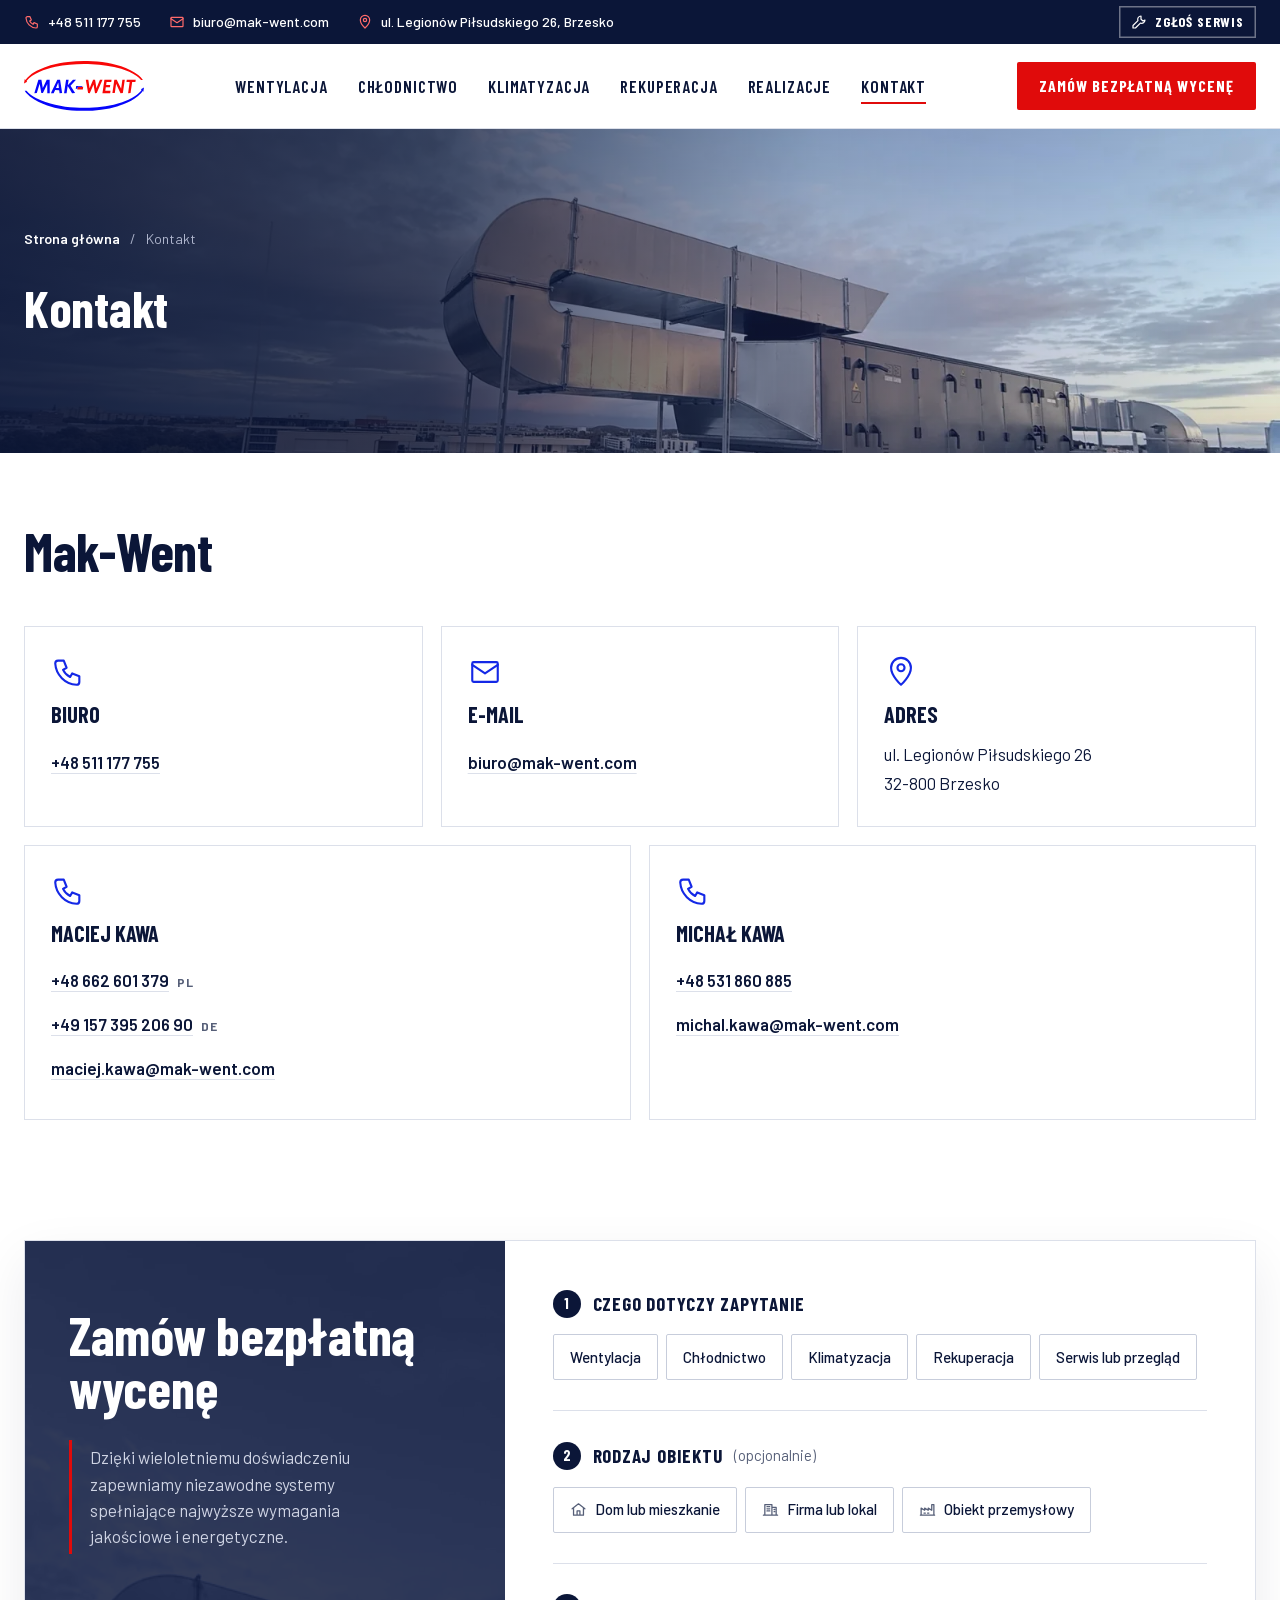
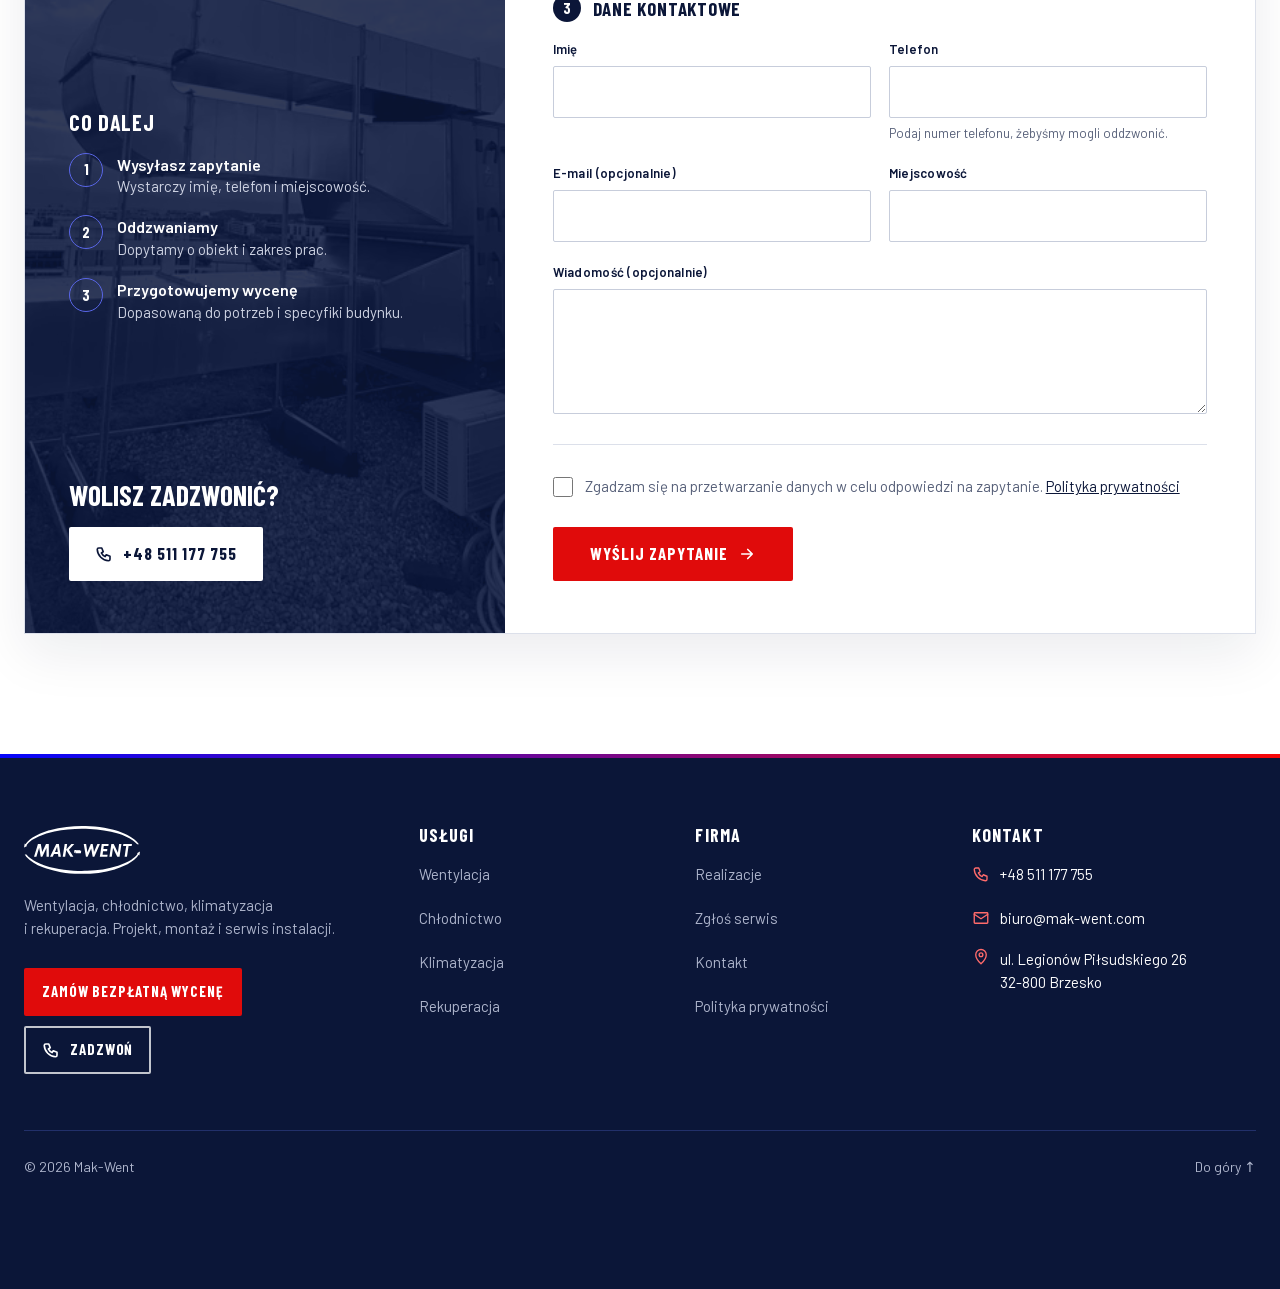
<file: kontakt.html>
<!doctype html>
<html lang="pl">
<head>
  <meta name="robots" content="noindex, nofollow">
<meta charset="utf-8">
<meta name="viewport" content="width=device-width, initial-scale=1, viewport-fit=cover">
<title>Kontakt · Mak-Went</title>
<meta name="description" content="Dane kontaktowe i formularz wyceny Mak-Went.">
<link rel="preload" href="assets/fonts/barlow-condensed-700-latin.woff2" as="font" type="font/woff2" crossorigin>
<link rel="stylesheet" href="assets/fonts/fonts.css">
<link rel="icon" href="assets/img/favicon.svg" type="image/svg+xml">
<link rel="apple-touch-icon" href="assets/img/apple-touch-icon.png">
<link rel="stylesheet" href="assets/tokens.css">
<link rel="stylesheet" href="assets/style.css">
<script>document.documentElement.classList.add('js')</script>
</head>
<body>
<svg width="0" height="0" style="position:absolute" aria-hidden="true">
  <symbol id="i-tel" viewBox="0 0 24 24"><path d="M5 4h4l2 5-2.5 1.5a11 11 0 0 0 5 5L15 13l5 2v4a2 2 0 0 1-2 2A16 16 0 0 1 3 6a2 2 0 0 1 2-2"/></symbol>
  <symbol id="i-str" viewBox="0 0 24 24"><path d="M5 12h14M13 6l6 6-6 6"/></symbol>
  <symbol id="i-ok" viewBox="0 0 24 24"><path d="M5 12.5l4.5 4.5L19 7.5"/></symbol>
  <symbol id="i-dol" viewBox="0 0 24 24"><path d="M6 9l6 6 6-6"/></symbol>
  <symbol id="i-plus" viewBox="0 0 24 24"><circle cx="11" cy="11" r="7"/><path d="M11 8v6M8 11h6M16 16l4 4"/></symbol>
  <symbol id="i-dom" viewBox="0 0 24 24"><path d="M3 11l9-7 9 7M5 9.5V20h14V9.5M10 20v-6h4v6"/></symbol>
  <symbol id="i-firma" viewBox="0 0 24 24"><path d="M4 20V5h10v15M14 9h6v11M2 20h20M7 8h2M7 11h2M7 14h2M10 8h1M10 11h1M10 14h1M17 12h1M17 15h1"/></symbol>
  <symbol id="i-hala" viewBox="0 0 24 24"><path d="M2 20h20M3 20V10l5 3V10l5 3V10l5 3V5h3v15M7 17h2M12 17h2"/></symbol>
  <symbol id="i-klucz" viewBox="0 0 24 24"><path d="M15 3a5 5 0 0 0-4.6 6.9L3 17.3V21h3.7l7.4-7.4A5 5 0 0 0 21 9l-3 1.5L15 8z"/></symbol>
  <symbol id="i-x" viewBox="0 0 24 24"><path d="M6 6l12 12M18 6L6 18"/></symbol>
  <symbol id="i-menu" viewBox="0 0 24 24"><path d="M4 7h16M4 12h16M4 17h16"/></symbol>
  <symbol id="i-mail" viewBox="0 0 24 24"><rect x="3" y="5" width="18" height="14" rx="1"/><path d="M3 7l9 6 9-6"/></symbol>
  <symbol id="i-pin" viewBox="0 0 24 24"><path d="M12 21s7-6.2 7-12a7 7 0 0 0-14 0c0 5.8 7 12 7 12z"/><circle cx="12" cy="9" r="2.5"/></symbol>
  <symbol id="i-zegar" viewBox="0 0 24 24"><circle cx="12" cy="12" r="9"/><path d="M12 7v5l3 2"/></symbol>
  <symbol id="i-mapa" viewBox="0 0 24 24"><path d="M9 4L3 6v14l6-2 6 2 6-2V4l-6 2-6-2zM9 4v14M15 6v14"/></symbol>
  <symbol id="i-dok" viewBox="0 0 24 24"><path d="M6 3h9l4 4v14H6zM14 3v5h5M9 12h7M9 16h7"/></symbol>
  <symbol id="i-gwiazda" viewBox="0 0 24 24"><path d="M12 3.5l2.6 5.3 5.9.9-4.3 4.1 1 5.8-5.2-2.7-5.2 2.7 1-5.8-4.3-4.1 5.9-.9z"/></symbol>
  <symbol id="i-info" viewBox="0 0 24 24"><circle cx="12" cy="12" r="9"/><path d="M12 11v6M12 7.5v.5"/></symbol>
  <!-- ikony usług z wizytówki klienta (Figma 15:2, 15:5, 15:20, 2:33) -->
  <symbol id="i-u-chlodnictwo" viewBox="0 0 76 78.2288" fill="currentColor" stroke="none"><path d="M50.6011 76.0195C40.6862 79.6133 29.8133 78.7632 20.6774 73.9023C11.2587 68.891 4.50235 60.3143 1.5533 50.1248C-0.999153 41.3062 -0.384938 32.1417 3.24138 23.7258C6.74973 15.5803 12.5624 8.76494 20.413 4.5C31.1068 -1.30861 44.1172 -1.52013 54.9941 4.01799C59.3526 6.23689 63.0827 9.35882 66.2961 13.0055C70.0851 17.305 72.5949 22.3102 74.2891 27.7853C80.3295 47.306 69.8919 69.0272 50.6011 76.0195ZM51.8376 73.0135C61.6326 68.7771 68.7672 60.357 71.9583 50.3303C77.9967 31.3567 67.7788 10.1947 48.5835 4.079C34.9548 -0.263221 20.0876 4.2173 11.0289 15.3037C7.23175 19.951 4.48608 25.4647 3.18036 31.3913C0.37368 44.1149 4.54099 57.2921 13.9251 66.1819C24.0474 75.7714 38.8862 78.6167 51.8397 73.0135H51.8376Z"/><path d="M39.2767 63.5766C39.2665 64.3006 38.5119 64.5406 38.0503 64.5548C37.554 64.5691 36.6774 64.321 36.6652 63.6498L36.5208 56.3341L32.4572 59.6574C31.8817 60.1272 31.1169 60.2635 30.5353 59.8506C29.9536 59.4377 29.8987 58.6791 30.1692 57.892L36.5554 52.5776L36.5778 41.5929L26.6324 47.2754L25.3571 54.8006C25.2127 55.6487 24.6392 56.2426 23.8419 56.1714C22.9715 56.0941 22.4325 55.3579 22.5789 54.4345L23.4067 49.2035L17.5656 52.4922C16.9249 52.8522 16.1276 52.4434 15.8144 51.8373C15.5338 51.2943 15.6558 50.4543 16.3493 50.0455L21.9973 46.7121L16.8781 44.5379C16.0992 44.2064 15.8714 43.3583 16.1663 42.6526C16.4612 41.9468 17.2401 41.6865 18.0171 41.9956L25.1761 44.841L35.0239 39.0852L25.2453 33.4292L17.9459 36.3863C17.2259 36.6528 16.5324 36.4168 16.1683 35.7904C15.8754 35.286 15.9731 34.2305 16.691 33.9213L22.0501 31.6109L16.508 28.4361C15.7249 27.9887 15.487 27.1528 15.8571 26.4633C16.2903 25.6538 17.171 25.5338 17.956 25.9772L23.4372 29.0747L22.5871 23.6464C22.4711 22.9122 22.945 22.3407 23.5308 22.1495C24.1165 21.9584 25.1192 22.1658 25.2534 22.9387L26.6629 30.9621L36.5757 36.6629L36.5839 25.5582L30.4641 20.5835C29.9475 20.071 29.8438 19.3327 30.2099 18.6737C30.4824 18.1856 31.4057 17.7341 32.0301 18.2263L36.5371 21.7896L36.59 15.3281C36.5961 14.5105 36.954 13.8698 37.6842 13.7193C38.3228 13.5892 39.2726 13.9451 39.2807 14.7525L39.3519 21.8974L43.7918 18.3198C44.3673 17.8561 45.2317 18.0046 45.6527 18.4988C46.1266 19.0541 46.1307 19.9144 45.5449 20.494L39.3661 25.5237L39.3336 36.6792L49.2689 30.9418L50.7088 22.8268C51.1237 22.1862 51.7562 21.9075 52.4213 22.1231C53.0274 22.3204 53.4524 22.896 53.3365 23.6342L52.4925 29.0422L58.2279 25.8491C58.9031 25.4728 59.737 25.8226 60.0766 26.445C60.3654 26.9758 60.3227 27.8931 59.6515 28.2815L53.8633 31.615L59.2326 33.9152C59.8793 34.1918 60.0034 35.1498 59.7797 35.6359C59.4665 36.3172 58.7302 36.6548 57.9594 36.4087L50.7535 33.4027L40.8447 39.132L50.7535 44.8654L57.8618 41.9895C58.5899 41.6946 59.3607 41.9244 59.6922 42.5143C60.0542 43.159 59.9342 44.1393 59.1716 44.4647L53.8714 46.7121L59.4726 49.9398C60.1702 50.3425 60.3817 51.1031 60.1539 51.7011C59.8488 52.5004 58.9438 52.8664 58.1933 52.4414L52.5169 49.232L53.3345 54.4081C53.4707 55.2745 53.0518 56.0148 52.2687 56.1694C51.3739 56.3463 50.7332 55.6996 50.5746 54.7925L49.277 47.3161L39.3377 41.6153V52.5471L45.7076 57.7822C46.1571 58.4595 46.0432 59.2486 45.5958 59.6899C44.947 60.3265 44.1456 60.1414 43.4948 59.6208L39.3763 56.328L39.2828 63.5766H39.2767Z"/></symbol>
  <symbol id="i-u-klimatyzacja" viewBox="0 0 76 78.2159" fill="currentColor" stroke="none"><path d="M52.8455 75.0675C36.3853 82.3778 17.203 76.5434 7.11789 61.8558C2.15359 54.6249 -0.385477 46.1376 0.047527 37.2763C0.250815 33.1414 1.04364 29.3562 2.59269 25.5486C4.09296 21.863 5.71926 18.4416 8.13229 15.2195C11.2894 11.0013 15.1945 7.42341 19.8315 4.80709C30.6871 -1.31798 44.0919 -1.64528 55.1772 4.14437C66.2178 9.90962 73.648 20.9807 75.5365 33.2024C78.2281 50.6181 69.0049 67.8955 52.8455 75.0736V75.0675ZM54.1079 71.8962C62.2191 67.6231 68.2405 60.504 71.3895 52.0756C74.5811 43.5294 74.4754 34.5258 71.2939 26.0304C68.4642 18.4741 63.5202 12.1925 56.7629 7.87674C40.8292 -2.29783 19.6079 2.19687 9.03286 17.907C3.06839 26.7663 0.844417 37.1543 3.33876 47.8147C5.26593 56.0581 10.029 63.3947 16.7192 68.5623C27.3857 76.8016 42.0895 78.2287 54.1079 71.8962Z"/><path d="M56.0413 45.2919L21.0188 45.3062C19.3579 45.3062 17.9552 46.4629 17.9288 48.0526L17.8617 52.0106L15.1234 51.9842C13.6618 51.9699 12.314 50.6282 12.316 49.0487L12.3465 28.7443C12.3485 27.2257 13.7939 25.7946 15.3714 25.7946H60.9324C62.5302 25.7925 63.9837 27.2501 63.9858 28.7707L64.0061 49.0385C64.0061 50.6201 62.6684 51.9537 61.1763 51.9801L58.497 52.0289L58.436 48.0526C58.4157 46.7068 57.507 45.6538 56.0392 45.2919H56.0413ZM56.6308 32.9889C57.4582 32.9889 57.7936 32.2388 57.7041 31.7367C57.6147 31.2346 57.198 30.7955 56.5413 30.7975L29.7947 30.8198C29.1767 30.8198 28.9246 31.6716 28.9897 32.0477C29.073 32.5336 29.5081 33.0255 30.1769 33.0235L56.6328 32.9889H56.6308ZM56.7487 39.9759C57.3769 39.9759 57.7204 39.177 57.6777 38.8213C57.631 38.435 57.2447 37.7845 56.6877 37.7825L38.7394 37.7682C38.0767 37.7682 37.6843 38.3049 37.6335 38.803C37.5888 39.236 37.9425 39.9841 38.591 39.9841L56.7487 39.9739V39.9759Z"/><path d="M56.1428 52.0411L20.171 52.033L20.1547 48.6319C20.1527 48.1156 20.4962 47.5505 21.1 47.5505L54.9007 47.5362C55.661 47.5362 56.1977 47.8473 56.1875 48.6502L56.1428 52.0411Z"/><path d="M43.4231 56.9627L32.8969 56.9078C32.3866 56.2796 32.4029 54.8424 33.0453 54.4135L43.3052 54.2834C43.8094 55.1595 43.8358 56.0621 43.4231 56.9607V56.9627Z"/></symbol>
  <symbol id="i-u-wentylacja" viewBox="0 0 76 80.0093" fill="currentColor" stroke="none"><path d="M36.1324 79.9563C28.3082 79.5602 21.3078 76.7202 15.3155 71.9499C9.6062 67.4017 5.38708 61.598 2.73781 54.7925C0.857759 49.9635 -0.0246287 45.0946 0.000522535 39.8988C0.0696884 25.7282 6.72848 12.922 18.8074 5.45841C22.2112 3.35409 25.7721 2.0085 29.7041 1.04437C38.6831 -1.15846 48.075 0.143116 56.1297 4.76256C61.3003 7.72831 65.7312 11.7818 68.9757 16.7974C75.4752 26.8411 77.5858 38.3017 74.7982 50.0222C71.9246 62.1136 63.2538 72.2957 51.8959 77.2379C46.8677 79.4261 41.6656 80.2351 36.1303 79.9563H36.1324ZM53.6208 73.6895C60.7973 69.8665 66.3411 63.9455 69.9293 56.7983C71.4992 53.6691 72.3459 50.6342 72.9642 47.2011C74.6598 37.7652 73.0565 28.2266 68.1583 19.9644C66.0309 16.3782 63.4026 13.3706 60.2608 10.6689C52.6881 4.15683 42.898 1.37134 33.0178 2.86574C26.38 3.86969 20.4254 6.63004 15.3574 11.0315C9.63763 15.9989 5.54008 22.3475 3.65374 29.7482C1.68146 37.4822 1.84495 45.5956 4.61577 53.0927C8.03424 62.34 14.7349 69.8623 23.54 74.2051C32.9004 78.8203 44.2667 78.6736 53.6229 73.6916L53.6208 73.6895Z"/><path d="M49.2948 59.0054C50.0661 54.2036 47.7732 48.7919 42.94 46.9474C46.3333 44.0928 46.8782 39.27 44.1703 35.621C47.9786 32.9403 52.6001 32.5777 56.4755 35.1746C64.0146 40.2258 64.8425 50.7264 58.5337 57.184C56.486 59.2799 53.9604 60.81 50.9485 61.0573C50.3512 61.1055 49.844 60.9127 49.4772 60.5668C49.0161 60.1309 49.1879 59.6656 49.2948 59.0033V59.0054Z"/><path d="M31.4229 56.7585C27.8891 58.8 23.7161 58.7392 20.1823 56.7774C15.4099 54.1302 12.6034 48.947 12.8047 43.4619C12.9032 40.7833 13.6116 38.3373 14.7455 35.992C14.997 35.4722 15.5943 35.2794 16.0261 35.2626C16.613 35.2375 16.9211 35.5456 17.2962 36.013C20.3374 39.7982 25.2964 41.3806 29.9599 39.7877C29.6099 44.3359 32.7286 48.1149 37.107 48.6829C36.1827 52.0112 34.311 54.7758 31.4229 56.7564V56.7585Z"/><path d="M48.1924 19.1176C42.9169 21.8507 40.689 27.4489 41.7516 33.5565C38.1445 31.6471 34.0658 32.3765 31.5675 35.7048C26.139 30.8276 24.3302 22.7247 28.9915 17.0908C34.0868 10.9309 43.4032 11.633 48.773 16.8896C49.4856 17.5876 48.9323 18.7341 48.1945 19.1155L48.1924 19.1176Z"/><path d="M40.9153 35.8683C43.8915 37.7526 44.4742 42.1876 41.7935 44.7299C39.9281 46.501 37.1761 46.7316 35.0613 45.4048C32.8816 44.0383 31.9342 41.4016 32.7265 38.8844C33.263 37.1762 34.443 35.9019 35.8557 35.3422C37.6603 34.6296 39.3664 34.8874 40.9153 35.8683Z"/></symbol>
  <symbol id="i-u-rekuperacja" viewBox="0 0 360.843 382.005" fill="currentColor" stroke="none"><path d="M99.214 361.404C76.004 348.124 56.234 331.194 40.204 310.184C-13.316 240.064 -12.916 143.734 38.504 73.074C52.834 53.374 71.354 37.294 91.794 24.854C159.224 -16.176 244.974 -5.286 301.444 49.254C354.614 100.614 373.794 179.444 352.034 249.914C339.294 291.184 312.704 326.444 277.754 351.234C245.254 374.284 206.544 384.544 166.904 381.474C142.804 379.614 120.654 373.664 99.214 361.394V361.404ZM217.584 365.694C273.104 352.624 319.074 307.384 338.244 254.904C351.264 219.274 352.624 181.484 343.664 144.654C332.704 99.594 304.364 60.694 265.384 36.254C202.774 -2.986 122.104 5.99398 68.784 56.634C51.314 73.224 37.484 91.904 27.514 114.464C8.48401 157.564 5.65399 207.084 21.484 251.744C40.504 305.444 83.214 348.084 137.954 364.394C163.714 372.064 191.074 371.924 217.584 365.684V365.694Z"/><path d="M261.984 158.944L250.464 146.704L179.834 75.964L97.3741 158.504L97.3942 279.174L158.614 279.404L158.654 293.204L91.8342 293.254C88.6242 293.254 83.8141 291.394 83.8041 287.344L83.5142 172.824L72.1741 182.714C69.2741 185.244 64.4041 183.644 62.3641 180.574C60.5441 177.844 60.4242 173.864 63.4542 170.844L173.434 61.254C175.634 59.064 176.864 57.594 179.414 57.564C181.964 57.534 183.994 58.424 185.954 60.374L213.574 87.8739L295.334 169.854C298.474 173.004 300.054 176.584 297.474 180.634C295.514 183.724 290.204 185.594 286.864 182.464L275.784 172.094L275.764 285.394C275.764 289.694 273.204 293.204 268.744 293.204L200.944 293.244L201.094 279.454L261.924 278.964L261.974 158.924L261.984 158.944Z"/><path d="M215.714 259.144L203.624 259.314L203.554 192.844L189.004 192.354L209.344 165.854L230.294 192.474L215.724 192.814L215.714 259.144Z"/><path d="M171.174 233.084L151.144 259.504L130.524 232.544L145.204 232.404L145.284 166.024L156.904 166.004L156.964 232.254L171.174 233.084Z"/></symbol>
  <symbol id="i-powietrze" viewBox="0 0 24 24"><path d="M3 8h11a3 3 0 1 0-3-3M3 12h15a3 3 0 1 1-3 3M3 16h7"/></symbol>
  <symbol id="i-kropla" viewBox="0 0 24 24"><path d="M12 3s6 6.6 6 11a6 6 0 0 1-12 0c0-4.4 6-11 6-11z"/><path d="M9 14.5a3 3 0 0 0 3 3"/></symbol>
  <symbol id="i-tarcza" viewBox="0 0 24 24"><path d="M12 3l7.5 3v5.5c0 4.6-3.2 8.2-7.5 9.5-4.3-1.3-7.5-4.9-7.5-9.5V6z"/><path d="M8.8 12.2l2.2 2.2 4.3-4.4"/></symbol>
  <symbol id="i-komfort" viewBox="0 0 24 24"><path d="M3.5 11L12 4l8.5 7M6 9.5V20h12V9.5"/><path d="M12 17.2s-3-1.8-3-3.8a1.6 1.6 0 0 1 3-.8 1.6 1.6 0 0 1 3 .8c0 2-3 3.8-3 3.8z"/></symbol>
  <symbol id="i-wycena" viewBox="0 0 24 24"><rect x="5" y="2.5" width="14" height="19" rx="1"/><path d="M8 6h8v3.5H8zM8.5 13.5h.01M12 13.5h.01M15.5 13.5h.01M8.5 17.5h.01M12 17.5h.01M15.5 17.5h3"/></symbol>
</svg>
<a class="pomin" href="#tresc">Przejdź do treści</a>
<div class="gora"><div class="wrap">
  <div class="gora-l"><a class="gora-tel" href="tel:+48511177755"><svg class="i" aria-hidden="true"><use href="#i-tel"/></svg><b>+48 511 177 755</b></a><a class="gora-mail" href="mailto:biuro@mak-went.com"><svg class="i" aria-hidden="true"><use href="#i-mail"/></svg>biuro@mak-went.com</a><span class="gora-adres"><svg class="i" aria-hidden="true"><use href="#i-pin"/></svg>ul. Legionów Piłsudskiego 26, Brzesko</span></div>
  <a class="gora-serwis" href="#wycena" data-usluga="Serwis lub przegląd"><svg class="i" aria-hidden="true"><use href="#i-klucz"/></svg>Zgłoś serwis</a>
</div></div>
<header class="naw" id="naw"><div class="wrap">
  <a class="logo" href="index.html" aria-label="Mak-Went, strona główna"><img src="assets/img/logo.svg" alt="Mak-Went" width="120" height="50"></a>
  <nav aria-label="Główna"><ul class="linki"><li><a href="wentylacja.html">Wentylacja</a></li><li><a href="chlodnictwo.html">Chłodnictwo</a></li><li><a href="klimatyzacja.html">Klimatyzacja</a></li><li><a href="rekuperacja.html">Rekuperacja</a></li><li><a href="realizacje.html">Realizacje</a></li><li><a href="kontakt.html" aria-current="page">Kontakt</a></li></ul></nav>
  <div class="naw-p">
    <a class="btn btn-cz cta-naw" href="#wycena">Zamów bezpłatną wycenę</a>
    <a class="ikona tel-m" href="tel:+48511177755" aria-label="Zadzwoń"><svg class="i" aria-hidden="true"><use href="#i-tel"/></svg></a>
    <button class="ikona menu-p" type="button" aria-expanded="false" aria-controls="menu" aria-label="Menu"><svg class="i" aria-hidden="true"><use href="#i-menu"/></svg></button>
  </div>
</div></header>
<div class="menu" id="menu" hidden>
  <ul><li><a href="wentylacja.html">Wentylacja</a></li><li><a href="chlodnictwo.html">Chłodnictwo</a></li><li><a href="klimatyzacja.html">Klimatyzacja</a></li><li><a href="rekuperacja.html">Rekuperacja</a></li><li><a href="realizacje.html">Realizacje</a></li><li><a href="kontakt.html" aria-current="page">Kontakt</a></li></ul>
  <div class="menu-cta"><a class="btn btn-cz" href="#wycena">Zamów bezpłatną wycenę</a><a class="btn btn-bi" href="tel:+48511177755"><svg class="i i-tel" aria-hidden="true"><use href="#i-tel"/></svg>Zadzwoń</a><a class="menu-serwis" href="#wycena" data-usluga="Serwis lub przegląd">Zgłoś serwis</a></div>
</div>
<main id="tresc">
<section class="hero hero--maly">
  <div class="hero-tlo"><picture><source media="(max-width:1000px)" srcset="assets/img/hero-tlo-m.webp"><img src="assets/img/hero-tlo.webp" alt="" fetchpriority="high"></picture></div>
  <div class="wrap hero-in">
    <nav class="okruchy" aria-label="Jesteś tutaj"><a href="index.html">Strona główna</a><span aria-hidden="true">/</span><span>Kontakt</span></nav><h1>Kontakt</h1>
    
    
    
    
  </div>
</section>
<section class="sekcja sekcja--ciasna" id="dane"><div class="wrap">
  <div class="gl" data-pojaw><h2>Mak-Went</h2></div>
  <div class="dane"><div><svg class="i" aria-hidden="true"><use href="#i-tel"/></svg><h3>Biuro</h3><p><a href="tel:+48511177755">+48 511 177 755</a></p></div><div><svg class="i" aria-hidden="true"><use href="#i-mail"/></svg><h3>E-mail</h3><p><a href="mailto:biuro@mak-went.com">biuro@mak-went.com</a></p></div><div class="adres"><svg class="i" aria-hidden="true"><use href="#i-pin"/></svg><h3>Adres</h3><p>ul. Legionów Piłsudskiego 26<br>32-800 Brzesko</p></div><div class="osoba"><svg class="i" aria-hidden="true"><use href="#i-tel"/></svg><h3>Maciej Kawa</h3><p><a href="tel:+48662601379">+48 662 601 379</a><small>PL</small><br><a href="tel:+4915739520690">+49 157 395 206 90</a><small>DE</small><br><a href="mailto:maciej.kawa@mak-went.com">maciej.kawa@mak-went.com</a></p></div><div class="osoba"><svg class="i" aria-hidden="true"><use href="#i-tel"/></svg><h3>Michał Kawa</h3><p><a href="tel:+48531860885">+48 531 860 885</a><br><a href="mailto:michal.kawa@mak-went.com">michal.kawa@mak-went.com</a></p></div></div>
</div></section>
<section class="wycena" id="wycena">
  <div class="wrap"><div class="siatka">
    <aside class="info" id="kontakt-skrot">
      <img src="assets/img/hero-tlo-m.webp" alt="">
      <div><h2>Zamów bezpłatną wycenę</h2><blockquote>Dzięki wieloletniemu doświadczeniu zapewniamy niezawodne systemy spełniające najwyższe wymagania jakościowe i energetyczne.</blockquote></div>
      <div class="co-dalej"><h3>Co dalej</h3><ol><li><span>1</span><b>Wysyłasz zapytanie</b>Wystarczy imię, telefon i miejscowość.</li><li><span>2</span><b>Oddzwaniamy</b>Dopytamy o obiekt i zakres prac.</li><li><span>3</span><b>Przygotowujemy wycenę</b>Dopasowaną do potrzeb i specyfiki budynku.</li></ol></div>
      <div class="tel-k"><h3>Wolisz zadzwonić?</h3><a class="btn btn-bi" href="tel:+48511177755"><svg class="i i-tel" aria-hidden="true"><use href="#i-tel"/></svg>+48 511 177 755</a></div>
    </aside>
    <form class="formularz" id="formularz" novalidate>
      <fieldset class="krok" data-wym="usluga">
        <legend><span class="kn">1</span>Czego dotyczy zapytanie</legend>
        <div class="chipy"><label><input type="checkbox" name="usluga" value="Wentylacja"><span><svg class="i" aria-hidden="true"><use href="#i-ok"/></svg>Wentylacja</span></label><label><input type="checkbox" name="usluga" value="Chłodnictwo"><span><svg class="i" aria-hidden="true"><use href="#i-ok"/></svg>Chłodnictwo</span></label><label><input type="checkbox" name="usluga" value="Klimatyzacja"><span><svg class="i" aria-hidden="true"><use href="#i-ok"/></svg>Klimatyzacja</span></label><label><input type="checkbox" name="usluga" value="Rekuperacja"><span><svg class="i" aria-hidden="true"><use href="#i-ok"/></svg>Rekuperacja</span></label><label><input type="checkbox" name="usluga" value="Serwis lub przegląd"><span><svg class="i" aria-hidden="true"><use href="#i-ok"/></svg>Serwis lub przegląd</span></label></div>
        <em class="blad" hidden>Wybierz przynajmniej jedną usługę.</em>
      </fieldset>
      <fieldset class="krok">
        <legend><span class="kn">2</span>Rodzaj obiektu <small>(opcjonalnie)</small></legend>
        <div class="chipy"><label><input type="radio" name="obiekt" value="Dom lub mieszkanie"><span><svg class="i" aria-hidden="true"><use href="#i-dom"/></svg>Dom lub mieszkanie</span></label><label><input type="radio" name="obiekt" value="Firma lub lokal"><span><svg class="i" aria-hidden="true"><use href="#i-firma"/></svg>Firma lub lokal</span></label><label><input type="radio" name="obiekt" value="Obiekt przemysłowy"><span><svg class="i" aria-hidden="true"><use href="#i-hala"/></svg>Obiekt przemysłowy</span></label></div>
      </fieldset>
      <fieldset class="krok">
        <legend><span class="kn">3</span>Dane kontaktowe</legend>
        <div class="pola">
          <label class="pole"><span>Imię</span><input name="imie" type="text" autocomplete="given-name" required><em class="blad" hidden>Wpisz imię.</em></label>
          <label class="pole"><span>Telefon</span><input name="tel" type="tel" inputmode="tel" autocomplete="tel" required aria-describedby="tel-pom"><small id="tel-pom">Podaj numer telefonu, żebyśmy mogli oddzwonić.</small><em class="blad" hidden>Wpisz numer telefonu, najmniej 9 cyfr.</em></label>
          <label class="pole"><span>E-mail (opcjonalnie)</span><input name="email" type="email" autocomplete="email"></label>
          <label class="pole"><span>Miejscowość</span><input name="miasto" type="text" autocomplete="address-level2" required><em class="blad" hidden>Wpisz miejscowość.</em></label>
          <label class="pole pelne"><span>Wiadomość (opcjonalnie)</span><textarea name="wiad" rows="4"></textarea></label>
        </div>
      </fieldset>
      <label class="zgoda"><input type="checkbox" name="zgoda" required><span>Zgadzam się na przetwarzanie danych w celu odpowiedzi na zapytanie. <a href="polityka-prywatnosci.html">Polityka prywatności</a></span></label>
      <em class="blad blad-zgoda" hidden>Zaznacz zgodę, żebyśmy mogli odpowiedzieć.</em>
      <button class="btn btn-cz wyslij" type="submit">Wyślij zapytanie<svg class="i" aria-hidden="true"><use href="#i-str"/></svg></button>
      <div class="sukces-duzy" hidden role="status" tabindex="-1"><svg class="i" aria-hidden="true"><use href="#i-ok"/></svg><h3>Dziękujemy, zapytanie dotarło.</h3><p>Oddzwonimy na podany numer.</p></div>
    </form>
  </div></div>
</section>
</main>
<footer class="stopka">
  <div class="wrap siatka">
    <div><a class="logo" href="index.html"><img src="assets/img/logo-biale.svg" alt="Mak-Went" width="116" height="48"></a><p>Wentylacja, chłodnictwo, klimatyzacja i rekuperacja. Projekt, montaż i serwis instalacji.</p>
      <div class="stopka-cta"><a class="btn btn-cz" href="#wycena">Zamów bezpłatną wycenę</a><a class="btn btn-ob-bi" href="tel:+48511177755"><svg class="i i-tel" aria-hidden="true"><use href="#i-tel"/></svg>Zadzwoń</a></div></div>
    <div><h3>Usługi</h3><ul><li><a href="wentylacja.html">Wentylacja</a></li><li><a href="chlodnictwo.html">Chłodnictwo</a></li><li><a href="klimatyzacja.html">Klimatyzacja</a></li><li><a href="rekuperacja.html">Rekuperacja</a></li></ul></div>
    <div><h3>Firma</h3><ul><li><a href="realizacje.html">Realizacje</a></li><li><a href="#wycena" data-usluga="Serwis lub przegląd">Zgłoś serwis</a></li><li><a href="kontakt.html">Kontakt</a></li><li><a href="polityka-prywatnosci.html">Polityka prywatności</a></li></ul></div>
    <div><h3>Kontakt</h3><ul class="stopka-dane"><li><svg class="i" aria-hidden="true"><use href="#i-tel"/></svg><a href="tel:+48511177755">+48 511 177 755</a></li><li><svg class="i" aria-hidden="true"><use href="#i-mail"/></svg><a href="mailto:biuro@mak-went.com">biuro@mak-went.com</a></li><li><svg class="i" aria-hidden="true"><use href="#i-pin"/></svg><span>ul. Legionów Piłsudskiego 26<br>32-800 Brzesko</span></li></ul></div>
  </div>
  <div class="wrap dol"><span>© 2026 Mak-Went</span><a href="#" class="wgore">Do góry ↑</a></div>
</footer>
<div class="akcje" id="akcje" aria-hidden="true">
  <a class="btn btn-gr" href="tel:+48511177755" tabindex="-1"><svg class="i i-tel" aria-hidden="true"><use href="#i-tel"/></svg>Zadzwoń</a>
  <a class="btn btn-cz" href="#wycena" tabindex="-1">Bezpłatna wycena</a>
</div>

<script src="assets/strona.js"></script>
</body>
</html>
</file>
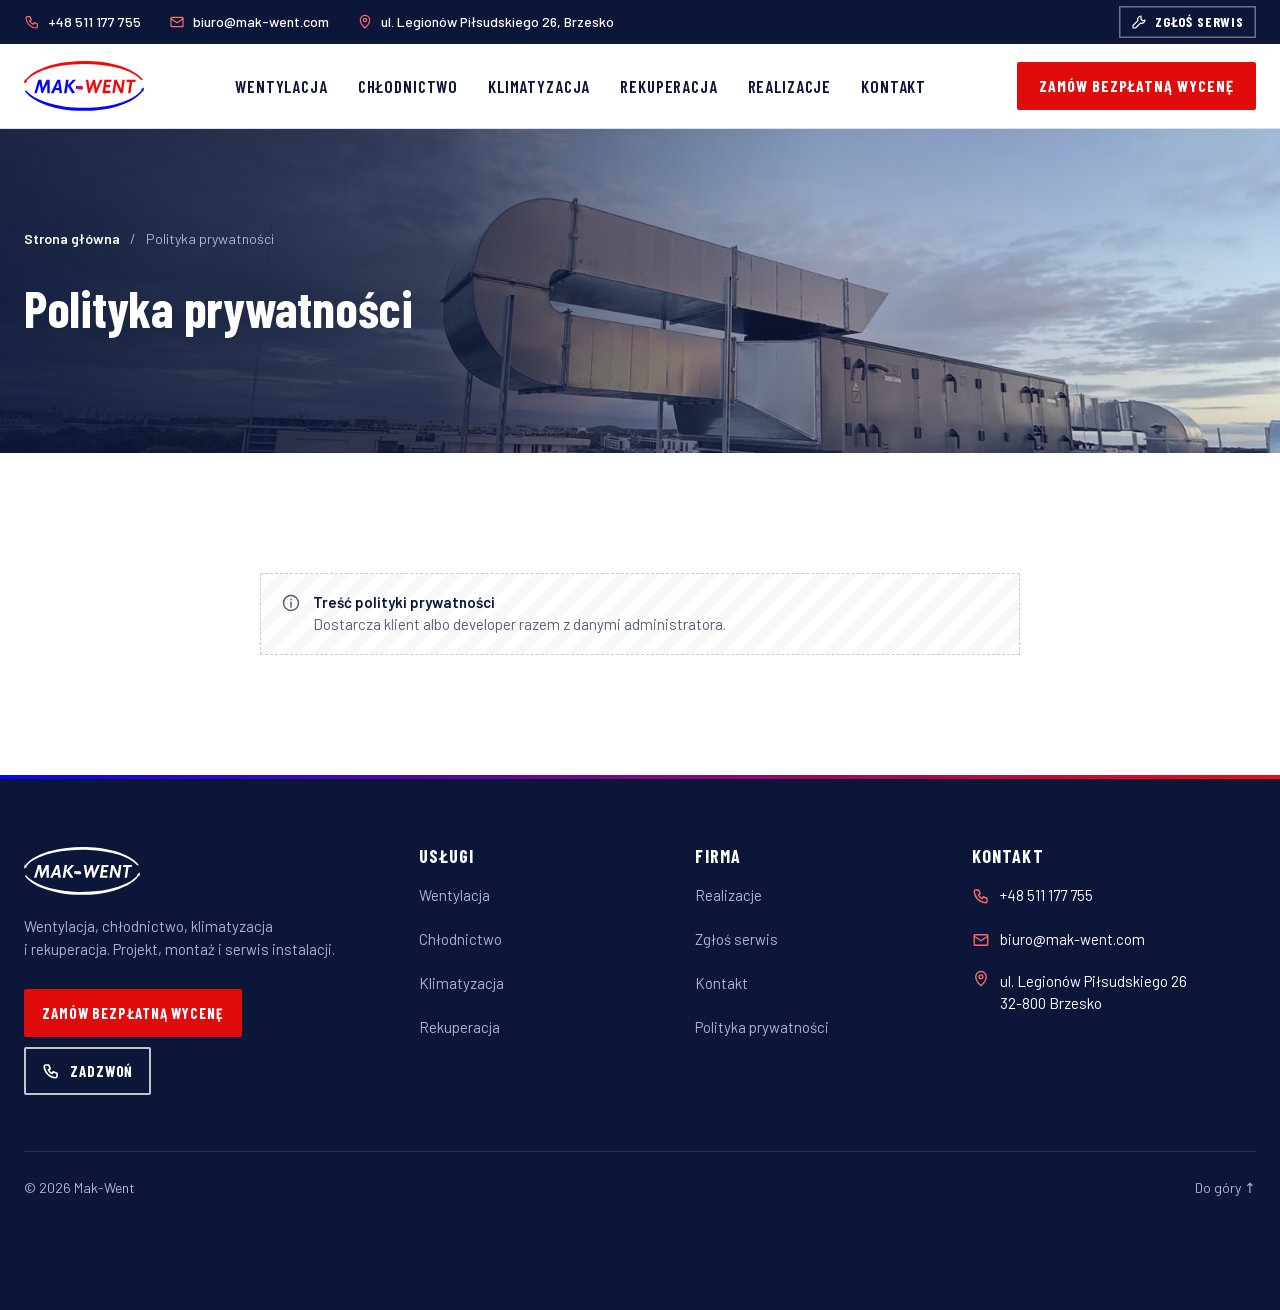
<file: polityka-prywatnosci.html>
<!doctype html>
<html lang="pl">
<head>
  <meta name="robots" content="noindex, nofollow">
<meta charset="utf-8">
<meta name="viewport" content="width=device-width, initial-scale=1, viewport-fit=cover">
<title>Polityka prywatności · Mak-Went</title>
<meta name="description" content="Polityka prywatności Mak-Went.">
<link rel="preload" href="assets/fonts/barlow-condensed-700-latin.woff2" as="font" type="font/woff2" crossorigin>
<link rel="stylesheet" href="assets/fonts/fonts.css">
<link rel="icon" href="assets/img/favicon.svg" type="image/svg+xml">
<link rel="apple-touch-icon" href="assets/img/apple-touch-icon.png">
<link rel="stylesheet" href="assets/tokens.css">
<link rel="stylesheet" href="assets/style.css">
<script>document.documentElement.classList.add('js')</script>
</head>
<body>
<svg width="0" height="0" style="position:absolute" aria-hidden="true">
  <symbol id="i-tel" viewBox="0 0 24 24"><path d="M5 4h4l2 5-2.5 1.5a11 11 0 0 0 5 5L15 13l5 2v4a2 2 0 0 1-2 2A16 16 0 0 1 3 6a2 2 0 0 1 2-2"/></symbol>
  <symbol id="i-str" viewBox="0 0 24 24"><path d="M5 12h14M13 6l6 6-6 6"/></symbol>
  <symbol id="i-ok" viewBox="0 0 24 24"><path d="M5 12.5l4.5 4.5L19 7.5"/></symbol>
  <symbol id="i-dol" viewBox="0 0 24 24"><path d="M6 9l6 6 6-6"/></symbol>
  <symbol id="i-plus" viewBox="0 0 24 24"><circle cx="11" cy="11" r="7"/><path d="M11 8v6M8 11h6M16 16l4 4"/></symbol>
  <symbol id="i-dom" viewBox="0 0 24 24"><path d="M3 11l9-7 9 7M5 9.5V20h14V9.5M10 20v-6h4v6"/></symbol>
  <symbol id="i-firma" viewBox="0 0 24 24"><path d="M4 20V5h10v15M14 9h6v11M2 20h20M7 8h2M7 11h2M7 14h2M10 8h1M10 11h1M10 14h1M17 12h1M17 15h1"/></symbol>
  <symbol id="i-hala" viewBox="0 0 24 24"><path d="M2 20h20M3 20V10l5 3V10l5 3V10l5 3V5h3v15M7 17h2M12 17h2"/></symbol>
  <symbol id="i-klucz" viewBox="0 0 24 24"><path d="M15 3a5 5 0 0 0-4.6 6.9L3 17.3V21h3.7l7.4-7.4A5 5 0 0 0 21 9l-3 1.5L15 8z"/></symbol>
  <symbol id="i-x" viewBox="0 0 24 24"><path d="M6 6l12 12M18 6L6 18"/></symbol>
  <symbol id="i-menu" viewBox="0 0 24 24"><path d="M4 7h16M4 12h16M4 17h16"/></symbol>
  <symbol id="i-mail" viewBox="0 0 24 24"><rect x="3" y="5" width="18" height="14" rx="1"/><path d="M3 7l9 6 9-6"/></symbol>
  <symbol id="i-pin" viewBox="0 0 24 24"><path d="M12 21s7-6.2 7-12a7 7 0 0 0-14 0c0 5.8 7 12 7 12z"/><circle cx="12" cy="9" r="2.5"/></symbol>
  <symbol id="i-zegar" viewBox="0 0 24 24"><circle cx="12" cy="12" r="9"/><path d="M12 7v5l3 2"/></symbol>
  <symbol id="i-mapa" viewBox="0 0 24 24"><path d="M9 4L3 6v14l6-2 6 2 6-2V4l-6 2-6-2zM9 4v14M15 6v14"/></symbol>
  <symbol id="i-dok" viewBox="0 0 24 24"><path d="M6 3h9l4 4v14H6zM14 3v5h5M9 12h7M9 16h7"/></symbol>
  <symbol id="i-gwiazda" viewBox="0 0 24 24"><path d="M12 3.5l2.6 5.3 5.9.9-4.3 4.1 1 5.8-5.2-2.7-5.2 2.7 1-5.8-4.3-4.1 5.9-.9z"/></symbol>
  <symbol id="i-info" viewBox="0 0 24 24"><circle cx="12" cy="12" r="9"/><path d="M12 11v6M12 7.5v.5"/></symbol>
  <!-- ikony usług z wizytówki klienta (Figma 15:2, 15:5, 15:20, 2:33) -->
  <symbol id="i-u-chlodnictwo" viewBox="0 0 76 78.2288" fill="currentColor" stroke="none"><path d="M50.6011 76.0195C40.6862 79.6133 29.8133 78.7632 20.6774 73.9023C11.2587 68.891 4.50235 60.3143 1.5533 50.1248C-0.999153 41.3062 -0.384938 32.1417 3.24138 23.7258C6.74973 15.5803 12.5624 8.76494 20.413 4.5C31.1068 -1.30861 44.1172 -1.52013 54.9941 4.01799C59.3526 6.23689 63.0827 9.35882 66.2961 13.0055C70.0851 17.305 72.5949 22.3102 74.2891 27.7853C80.3295 47.306 69.8919 69.0272 50.6011 76.0195ZM51.8376 73.0135C61.6326 68.7771 68.7672 60.357 71.9583 50.3303C77.9967 31.3567 67.7788 10.1947 48.5835 4.079C34.9548 -0.263221 20.0876 4.2173 11.0289 15.3037C7.23175 19.951 4.48608 25.4647 3.18036 31.3913C0.37368 44.1149 4.54099 57.2921 13.9251 66.1819C24.0474 75.7714 38.8862 78.6167 51.8397 73.0135H51.8376Z"/><path d="M39.2767 63.5766C39.2665 64.3006 38.5119 64.5406 38.0503 64.5548C37.554 64.5691 36.6774 64.321 36.6652 63.6498L36.5208 56.3341L32.4572 59.6574C31.8817 60.1272 31.1169 60.2635 30.5353 59.8506C29.9536 59.4377 29.8987 58.6791 30.1692 57.892L36.5554 52.5776L36.5778 41.5929L26.6324 47.2754L25.3571 54.8006C25.2127 55.6487 24.6392 56.2426 23.8419 56.1714C22.9715 56.0941 22.4325 55.3579 22.5789 54.4345L23.4067 49.2035L17.5656 52.4922C16.9249 52.8522 16.1276 52.4434 15.8144 51.8373C15.5338 51.2943 15.6558 50.4543 16.3493 50.0455L21.9973 46.7121L16.8781 44.5379C16.0992 44.2064 15.8714 43.3583 16.1663 42.6526C16.4612 41.9468 17.2401 41.6865 18.0171 41.9956L25.1761 44.841L35.0239 39.0852L25.2453 33.4292L17.9459 36.3863C17.2259 36.6528 16.5324 36.4168 16.1683 35.7904C15.8754 35.286 15.9731 34.2305 16.691 33.9213L22.0501 31.6109L16.508 28.4361C15.7249 27.9887 15.487 27.1528 15.8571 26.4633C16.2903 25.6538 17.171 25.5338 17.956 25.9772L23.4372 29.0747L22.5871 23.6464C22.4711 22.9122 22.945 22.3407 23.5308 22.1495C24.1165 21.9584 25.1192 22.1658 25.2534 22.9387L26.6629 30.9621L36.5757 36.6629L36.5839 25.5582L30.4641 20.5835C29.9475 20.071 29.8438 19.3327 30.2099 18.6737C30.4824 18.1856 31.4057 17.7341 32.0301 18.2263L36.5371 21.7896L36.59 15.3281C36.5961 14.5105 36.954 13.8698 37.6842 13.7193C38.3228 13.5892 39.2726 13.9451 39.2807 14.7525L39.3519 21.8974L43.7918 18.3198C44.3673 17.8561 45.2317 18.0046 45.6527 18.4988C46.1266 19.0541 46.1307 19.9144 45.5449 20.494L39.3661 25.5237L39.3336 36.6792L49.2689 30.9418L50.7088 22.8268C51.1237 22.1862 51.7562 21.9075 52.4213 22.1231C53.0274 22.3204 53.4524 22.896 53.3365 23.6342L52.4925 29.0422L58.2279 25.8491C58.9031 25.4728 59.737 25.8226 60.0766 26.445C60.3654 26.9758 60.3227 27.8931 59.6515 28.2815L53.8633 31.615L59.2326 33.9152C59.8793 34.1918 60.0034 35.1498 59.7797 35.6359C59.4665 36.3172 58.7302 36.6548 57.9594 36.4087L50.7535 33.4027L40.8447 39.132L50.7535 44.8654L57.8618 41.9895C58.5899 41.6946 59.3607 41.9244 59.6922 42.5143C60.0542 43.159 59.9342 44.1393 59.1716 44.4647L53.8714 46.7121L59.4726 49.9398C60.1702 50.3425 60.3817 51.1031 60.1539 51.7011C59.8488 52.5004 58.9438 52.8664 58.1933 52.4414L52.5169 49.232L53.3345 54.4081C53.4707 55.2745 53.0518 56.0148 52.2687 56.1694C51.3739 56.3463 50.7332 55.6996 50.5746 54.7925L49.277 47.3161L39.3377 41.6153V52.5471L45.7076 57.7822C46.1571 58.4595 46.0432 59.2486 45.5958 59.6899C44.947 60.3265 44.1456 60.1414 43.4948 59.6208L39.3763 56.328L39.2828 63.5766H39.2767Z"/></symbol>
  <symbol id="i-u-klimatyzacja" viewBox="0 0 76 78.2159" fill="currentColor" stroke="none"><path d="M52.8455 75.0675C36.3853 82.3778 17.203 76.5434 7.11789 61.8558C2.15359 54.6249 -0.385477 46.1376 0.047527 37.2763C0.250815 33.1414 1.04364 29.3562 2.59269 25.5486C4.09296 21.863 5.71926 18.4416 8.13229 15.2195C11.2894 11.0013 15.1945 7.42341 19.8315 4.80709C30.6871 -1.31798 44.0919 -1.64528 55.1772 4.14437C66.2178 9.90962 73.648 20.9807 75.5365 33.2024C78.2281 50.6181 69.0049 67.8955 52.8455 75.0736V75.0675ZM54.1079 71.8962C62.2191 67.6231 68.2405 60.504 71.3895 52.0756C74.5811 43.5294 74.4754 34.5258 71.2939 26.0304C68.4642 18.4741 63.5202 12.1925 56.7629 7.87674C40.8292 -2.29783 19.6079 2.19687 9.03286 17.907C3.06839 26.7663 0.844417 37.1543 3.33876 47.8147C5.26593 56.0581 10.029 63.3947 16.7192 68.5623C27.3857 76.8016 42.0895 78.2287 54.1079 71.8962Z"/><path d="M56.0413 45.2919L21.0188 45.3062C19.3579 45.3062 17.9552 46.4629 17.9288 48.0526L17.8617 52.0106L15.1234 51.9842C13.6618 51.9699 12.314 50.6282 12.316 49.0487L12.3465 28.7443C12.3485 27.2257 13.7939 25.7946 15.3714 25.7946H60.9324C62.5302 25.7925 63.9837 27.2501 63.9858 28.7707L64.0061 49.0385C64.0061 50.6201 62.6684 51.9537 61.1763 51.9801L58.497 52.0289L58.436 48.0526C58.4157 46.7068 57.507 45.6538 56.0392 45.2919H56.0413ZM56.6308 32.9889C57.4582 32.9889 57.7936 32.2388 57.7041 31.7367C57.6147 31.2346 57.198 30.7955 56.5413 30.7975L29.7947 30.8198C29.1767 30.8198 28.9246 31.6716 28.9897 32.0477C29.073 32.5336 29.5081 33.0255 30.1769 33.0235L56.6328 32.9889H56.6308ZM56.7487 39.9759C57.3769 39.9759 57.7204 39.177 57.6777 38.8213C57.631 38.435 57.2447 37.7845 56.6877 37.7825L38.7394 37.7682C38.0767 37.7682 37.6843 38.3049 37.6335 38.803C37.5888 39.236 37.9425 39.9841 38.591 39.9841L56.7487 39.9739V39.9759Z"/><path d="M56.1428 52.0411L20.171 52.033L20.1547 48.6319C20.1527 48.1156 20.4962 47.5505 21.1 47.5505L54.9007 47.5362C55.661 47.5362 56.1977 47.8473 56.1875 48.6502L56.1428 52.0411Z"/><path d="M43.4231 56.9627L32.8969 56.9078C32.3866 56.2796 32.4029 54.8424 33.0453 54.4135L43.3052 54.2834C43.8094 55.1595 43.8358 56.0621 43.4231 56.9607V56.9627Z"/></symbol>
  <symbol id="i-u-wentylacja" viewBox="0 0 76 80.0093" fill="currentColor" stroke="none"><path d="M36.1324 79.9563C28.3082 79.5602 21.3078 76.7202 15.3155 71.9499C9.6062 67.4017 5.38708 61.598 2.73781 54.7925C0.857759 49.9635 -0.0246287 45.0946 0.000522535 39.8988C0.0696884 25.7282 6.72848 12.922 18.8074 5.45841C22.2112 3.35409 25.7721 2.0085 29.7041 1.04437C38.6831 -1.15846 48.075 0.143116 56.1297 4.76256C61.3003 7.72831 65.7312 11.7818 68.9757 16.7974C75.4752 26.8411 77.5858 38.3017 74.7982 50.0222C71.9246 62.1136 63.2538 72.2957 51.8959 77.2379C46.8677 79.4261 41.6656 80.2351 36.1303 79.9563H36.1324ZM53.6208 73.6895C60.7973 69.8665 66.3411 63.9455 69.9293 56.7983C71.4992 53.6691 72.3459 50.6342 72.9642 47.2011C74.6598 37.7652 73.0565 28.2266 68.1583 19.9644C66.0309 16.3782 63.4026 13.3706 60.2608 10.6689C52.6881 4.15683 42.898 1.37134 33.0178 2.86574C26.38 3.86969 20.4254 6.63004 15.3574 11.0315C9.63763 15.9989 5.54008 22.3475 3.65374 29.7482C1.68146 37.4822 1.84495 45.5956 4.61577 53.0927C8.03424 62.34 14.7349 69.8623 23.54 74.2051C32.9004 78.8203 44.2667 78.6736 53.6229 73.6916L53.6208 73.6895Z"/><path d="M49.2948 59.0054C50.0661 54.2036 47.7732 48.7919 42.94 46.9474C46.3333 44.0928 46.8782 39.27 44.1703 35.621C47.9786 32.9403 52.6001 32.5777 56.4755 35.1746C64.0146 40.2258 64.8425 50.7264 58.5337 57.184C56.486 59.2799 53.9604 60.81 50.9485 61.0573C50.3512 61.1055 49.844 60.9127 49.4772 60.5668C49.0161 60.1309 49.1879 59.6656 49.2948 59.0033V59.0054Z"/><path d="M31.4229 56.7585C27.8891 58.8 23.7161 58.7392 20.1823 56.7774C15.4099 54.1302 12.6034 48.947 12.8047 43.4619C12.9032 40.7833 13.6116 38.3373 14.7455 35.992C14.997 35.4722 15.5943 35.2794 16.0261 35.2626C16.613 35.2375 16.9211 35.5456 17.2962 36.013C20.3374 39.7982 25.2964 41.3806 29.9599 39.7877C29.6099 44.3359 32.7286 48.1149 37.107 48.6829C36.1827 52.0112 34.311 54.7758 31.4229 56.7564V56.7585Z"/><path d="M48.1924 19.1176C42.9169 21.8507 40.689 27.4489 41.7516 33.5565C38.1445 31.6471 34.0658 32.3765 31.5675 35.7048C26.139 30.8276 24.3302 22.7247 28.9915 17.0908C34.0868 10.9309 43.4032 11.633 48.773 16.8896C49.4856 17.5876 48.9323 18.7341 48.1945 19.1155L48.1924 19.1176Z"/><path d="M40.9153 35.8683C43.8915 37.7526 44.4742 42.1876 41.7935 44.7299C39.9281 46.501 37.1761 46.7316 35.0613 45.4048C32.8816 44.0383 31.9342 41.4016 32.7265 38.8844C33.263 37.1762 34.443 35.9019 35.8557 35.3422C37.6603 34.6296 39.3664 34.8874 40.9153 35.8683Z"/></symbol>
  <symbol id="i-u-rekuperacja" viewBox="0 0 360.843 382.005" fill="currentColor" stroke="none"><path d="M99.214 361.404C76.004 348.124 56.234 331.194 40.204 310.184C-13.316 240.064 -12.916 143.734 38.504 73.074C52.834 53.374 71.354 37.294 91.794 24.854C159.224 -16.176 244.974 -5.286 301.444 49.254C354.614 100.614 373.794 179.444 352.034 249.914C339.294 291.184 312.704 326.444 277.754 351.234C245.254 374.284 206.544 384.544 166.904 381.474C142.804 379.614 120.654 373.664 99.214 361.394V361.404ZM217.584 365.694C273.104 352.624 319.074 307.384 338.244 254.904C351.264 219.274 352.624 181.484 343.664 144.654C332.704 99.594 304.364 60.694 265.384 36.254C202.774 -2.986 122.104 5.99398 68.784 56.634C51.314 73.224 37.484 91.904 27.514 114.464C8.48401 157.564 5.65399 207.084 21.484 251.744C40.504 305.444 83.214 348.084 137.954 364.394C163.714 372.064 191.074 371.924 217.584 365.684V365.694Z"/><path d="M261.984 158.944L250.464 146.704L179.834 75.964L97.3741 158.504L97.3942 279.174L158.614 279.404L158.654 293.204L91.8342 293.254C88.6242 293.254 83.8141 291.394 83.8041 287.344L83.5142 172.824L72.1741 182.714C69.2741 185.244 64.4041 183.644 62.3641 180.574C60.5441 177.844 60.4242 173.864 63.4542 170.844L173.434 61.254C175.634 59.064 176.864 57.594 179.414 57.564C181.964 57.534 183.994 58.424 185.954 60.374L213.574 87.8739L295.334 169.854C298.474 173.004 300.054 176.584 297.474 180.634C295.514 183.724 290.204 185.594 286.864 182.464L275.784 172.094L275.764 285.394C275.764 289.694 273.204 293.204 268.744 293.204L200.944 293.244L201.094 279.454L261.924 278.964L261.974 158.924L261.984 158.944Z"/><path d="M215.714 259.144L203.624 259.314L203.554 192.844L189.004 192.354L209.344 165.854L230.294 192.474L215.724 192.814L215.714 259.144Z"/><path d="M171.174 233.084L151.144 259.504L130.524 232.544L145.204 232.404L145.284 166.024L156.904 166.004L156.964 232.254L171.174 233.084Z"/></symbol>
  <symbol id="i-powietrze" viewBox="0 0 24 24"><path d="M3 8h11a3 3 0 1 0-3-3M3 12h15a3 3 0 1 1-3 3M3 16h7"/></symbol>
  <symbol id="i-kropla" viewBox="0 0 24 24"><path d="M12 3s6 6.6 6 11a6 6 0 0 1-12 0c0-4.4 6-11 6-11z"/><path d="M9 14.5a3 3 0 0 0 3 3"/></symbol>
  <symbol id="i-tarcza" viewBox="0 0 24 24"><path d="M12 3l7.5 3v5.5c0 4.6-3.2 8.2-7.5 9.5-4.3-1.3-7.5-4.9-7.5-9.5V6z"/><path d="M8.8 12.2l2.2 2.2 4.3-4.4"/></symbol>
  <symbol id="i-komfort" viewBox="0 0 24 24"><path d="M3.5 11L12 4l8.5 7M6 9.5V20h12V9.5"/><path d="M12 17.2s-3-1.8-3-3.8a1.6 1.6 0 0 1 3-.8 1.6 1.6 0 0 1 3 .8c0 2-3 3.8-3 3.8z"/></symbol>
  <symbol id="i-wycena" viewBox="0 0 24 24"><rect x="5" y="2.5" width="14" height="19" rx="1"/><path d="M8 6h8v3.5H8zM8.5 13.5h.01M12 13.5h.01M15.5 13.5h.01M8.5 17.5h.01M12 17.5h.01M15.5 17.5h3"/></symbol>
</svg>
<a class="pomin" href="#tresc">Przejdź do treści</a>
<div class="gora"><div class="wrap">
  <div class="gora-l"><a class="gora-tel" href="tel:+48511177755"><svg class="i" aria-hidden="true"><use href="#i-tel"/></svg><b>+48 511 177 755</b></a><a class="gora-mail" href="mailto:biuro@mak-went.com"><svg class="i" aria-hidden="true"><use href="#i-mail"/></svg>biuro@mak-went.com</a><span class="gora-adres"><svg class="i" aria-hidden="true"><use href="#i-pin"/></svg>ul. Legionów Piłsudskiego 26, Brzesko</span></div>
  <a class="gora-serwis" href="kontakt.html#wycena" data-usluga="Serwis lub przegląd"><svg class="i" aria-hidden="true"><use href="#i-klucz"/></svg>Zgłoś serwis</a>
</div></div>
<header class="naw" id="naw"><div class="wrap">
  <a class="logo" href="index.html" aria-label="Mak-Went, strona główna"><img src="assets/img/logo.svg" alt="Mak-Went" width="120" height="50"></a>
  <nav aria-label="Główna"><ul class="linki"><li><a href="wentylacja.html">Wentylacja</a></li><li><a href="chlodnictwo.html">Chłodnictwo</a></li><li><a href="klimatyzacja.html">Klimatyzacja</a></li><li><a href="rekuperacja.html">Rekuperacja</a></li><li><a href="realizacje.html">Realizacje</a></li><li><a href="kontakt.html">Kontakt</a></li></ul></nav>
  <div class="naw-p">
    <a class="btn btn-cz cta-naw" href="kontakt.html#wycena">Zamów bezpłatną wycenę</a>
    <a class="ikona tel-m" href="tel:+48511177755" aria-label="Zadzwoń"><svg class="i" aria-hidden="true"><use href="#i-tel"/></svg></a>
    <button class="ikona menu-p" type="button" aria-expanded="false" aria-controls="menu" aria-label="Menu"><svg class="i" aria-hidden="true"><use href="#i-menu"/></svg></button>
  </div>
</div></header>
<div class="menu" id="menu" hidden>
  <ul><li><a href="wentylacja.html">Wentylacja</a></li><li><a href="chlodnictwo.html">Chłodnictwo</a></li><li><a href="klimatyzacja.html">Klimatyzacja</a></li><li><a href="rekuperacja.html">Rekuperacja</a></li><li><a href="realizacje.html">Realizacje</a></li><li><a href="kontakt.html">Kontakt</a></li></ul>
  <div class="menu-cta"><a class="btn btn-cz" href="kontakt.html#wycena">Zamów bezpłatną wycenę</a><a class="btn btn-bi" href="tel:+48511177755"><svg class="i i-tel" aria-hidden="true"><use href="#i-tel"/></svg>Zadzwoń</a><a class="menu-serwis" href="kontakt.html#wycena" data-usluga="Serwis lub przegląd">Zgłoś serwis</a></div>
</div>
<main id="tresc">
<section class="hero hero--maly">
  <div class="hero-tlo"><picture><source media="(max-width:1000px)" srcset="assets/img/hero-tlo-m.webp"><img src="assets/img/hero-tlo.webp" alt="" fetchpriority="high"></picture></div>
  <div class="wrap hero-in">
    <nav class="okruchy" aria-label="Jesteś tutaj"><a href="index.html">Strona główna</a><span aria-hidden="true">/</span><span>Polityka prywatności</span></nav><h1>Polityka prywatności</h1>
    
    
    
    
  </div>
</section>
<section class="sekcja"><div class="wrap tekst"><div class="brak"><svg class="i" aria-hidden="true"><use href="#i-info"/></svg><div><b>Treść polityki prywatności</b><span>Dostarcza klient albo developer razem z danymi administratora.</span></div></div></div></section>
</main>
<footer class="stopka">
  <div class="wrap siatka">
    <div><a class="logo" href="index.html"><img src="assets/img/logo-biale.svg" alt="Mak-Went" width="116" height="48"></a><p>Wentylacja, chłodnictwo, klimatyzacja i rekuperacja. Projekt, montaż i serwis instalacji.</p>
      <div class="stopka-cta"><a class="btn btn-cz" href="kontakt.html#wycena">Zamów bezpłatną wycenę</a><a class="btn btn-ob-bi" href="tel:+48511177755"><svg class="i i-tel" aria-hidden="true"><use href="#i-tel"/></svg>Zadzwoń</a></div></div>
    <div><h3>Usługi</h3><ul><li><a href="wentylacja.html">Wentylacja</a></li><li><a href="chlodnictwo.html">Chłodnictwo</a></li><li><a href="klimatyzacja.html">Klimatyzacja</a></li><li><a href="rekuperacja.html">Rekuperacja</a></li></ul></div>
    <div><h3>Firma</h3><ul><li><a href="realizacje.html">Realizacje</a></li><li><a href="kontakt.html#wycena" data-usluga="Serwis lub przegląd">Zgłoś serwis</a></li><li><a href="kontakt.html">Kontakt</a></li><li><a href="polityka-prywatnosci.html">Polityka prywatności</a></li></ul></div>
    <div><h3>Kontakt</h3><ul class="stopka-dane"><li><svg class="i" aria-hidden="true"><use href="#i-tel"/></svg><a href="tel:+48511177755">+48 511 177 755</a></li><li><svg class="i" aria-hidden="true"><use href="#i-mail"/></svg><a href="mailto:biuro@mak-went.com">biuro@mak-went.com</a></li><li><svg class="i" aria-hidden="true"><use href="#i-pin"/></svg><span>ul. Legionów Piłsudskiego 26<br>32-800 Brzesko</span></li></ul></div>
  </div>
  <div class="wrap dol"><span>© 2026 Mak-Went</span><a href="#" class="wgore">Do góry ↑</a></div>
</footer>
<div class="akcje" id="akcje" aria-hidden="true">
  <a class="btn btn-gr" href="tel:+48511177755" tabindex="-1"><svg class="i i-tel" aria-hidden="true"><use href="#i-tel"/></svg>Zadzwoń</a>
  <a class="btn btn-cz" href="kontakt.html#wycena" tabindex="-1">Bezpłatna wycena</a>
</div>

<script src="assets/strona.js"></script>
</body>
</html>
</file>
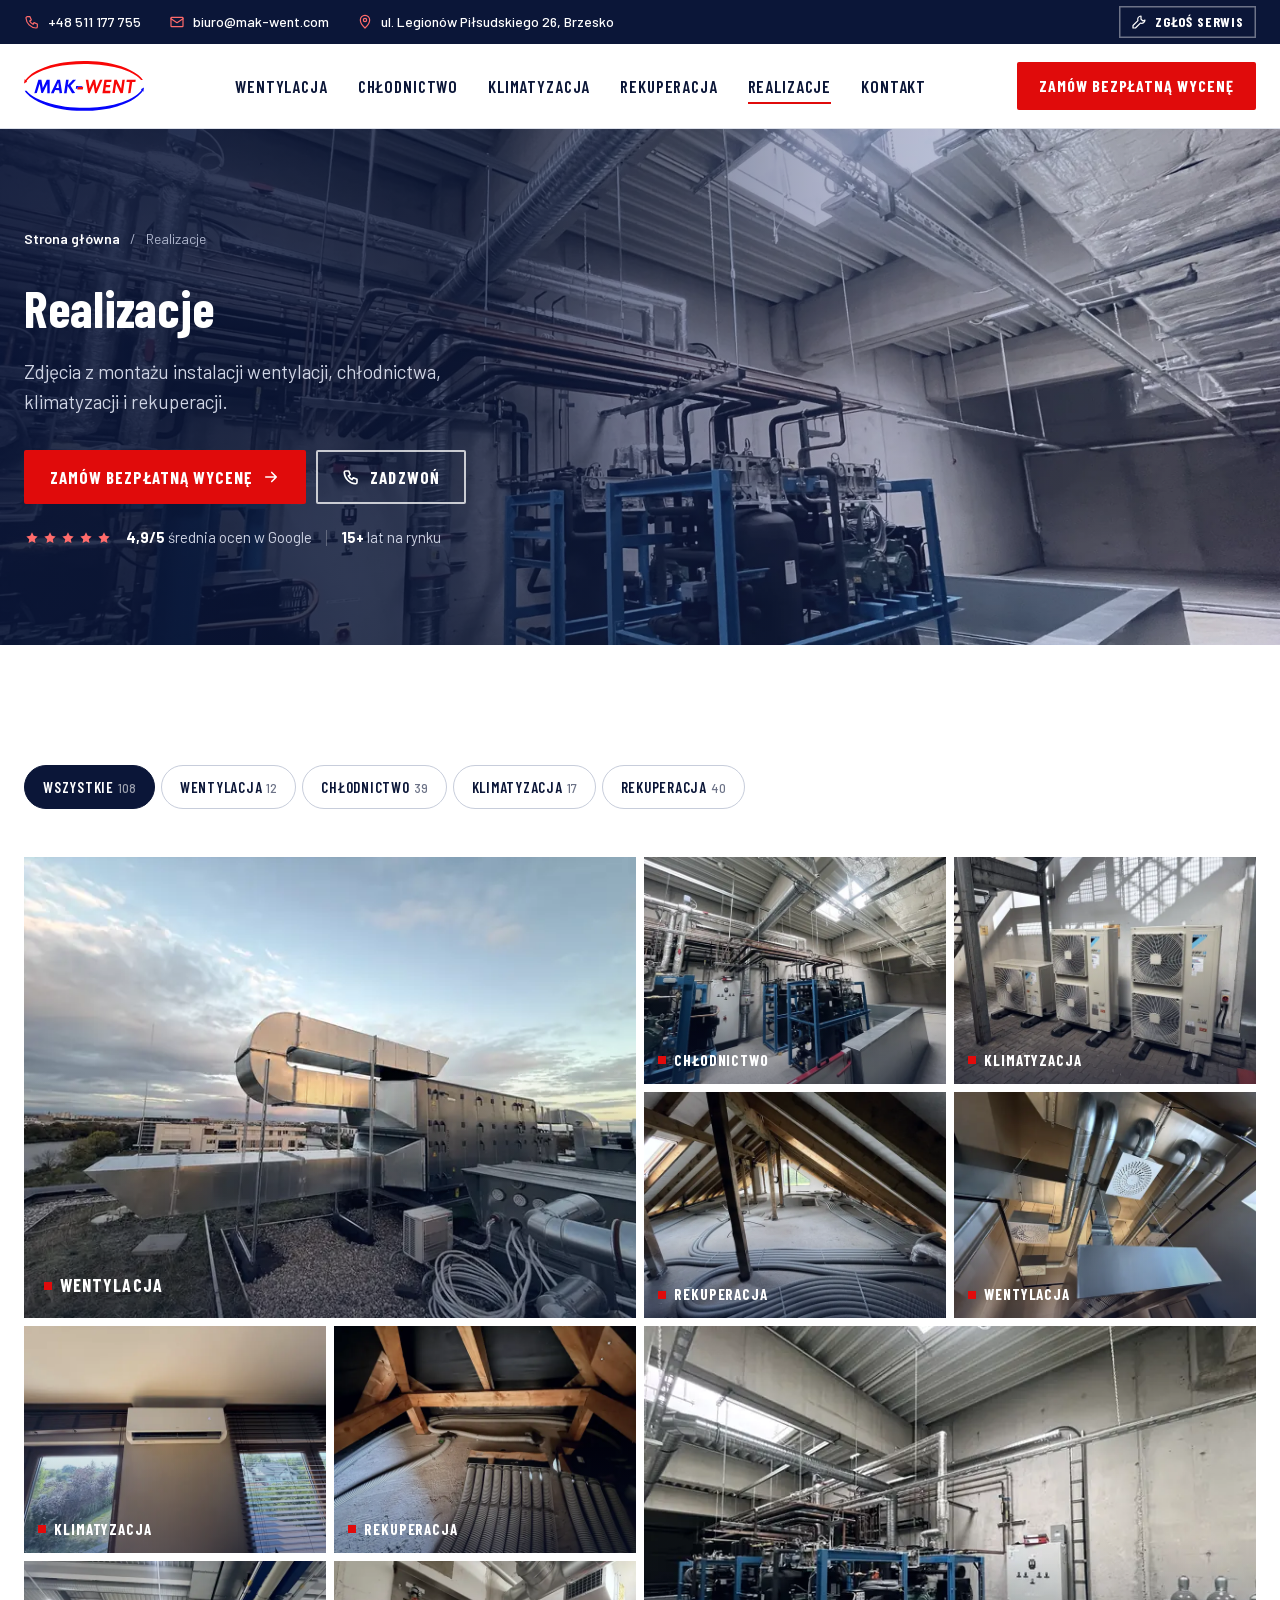
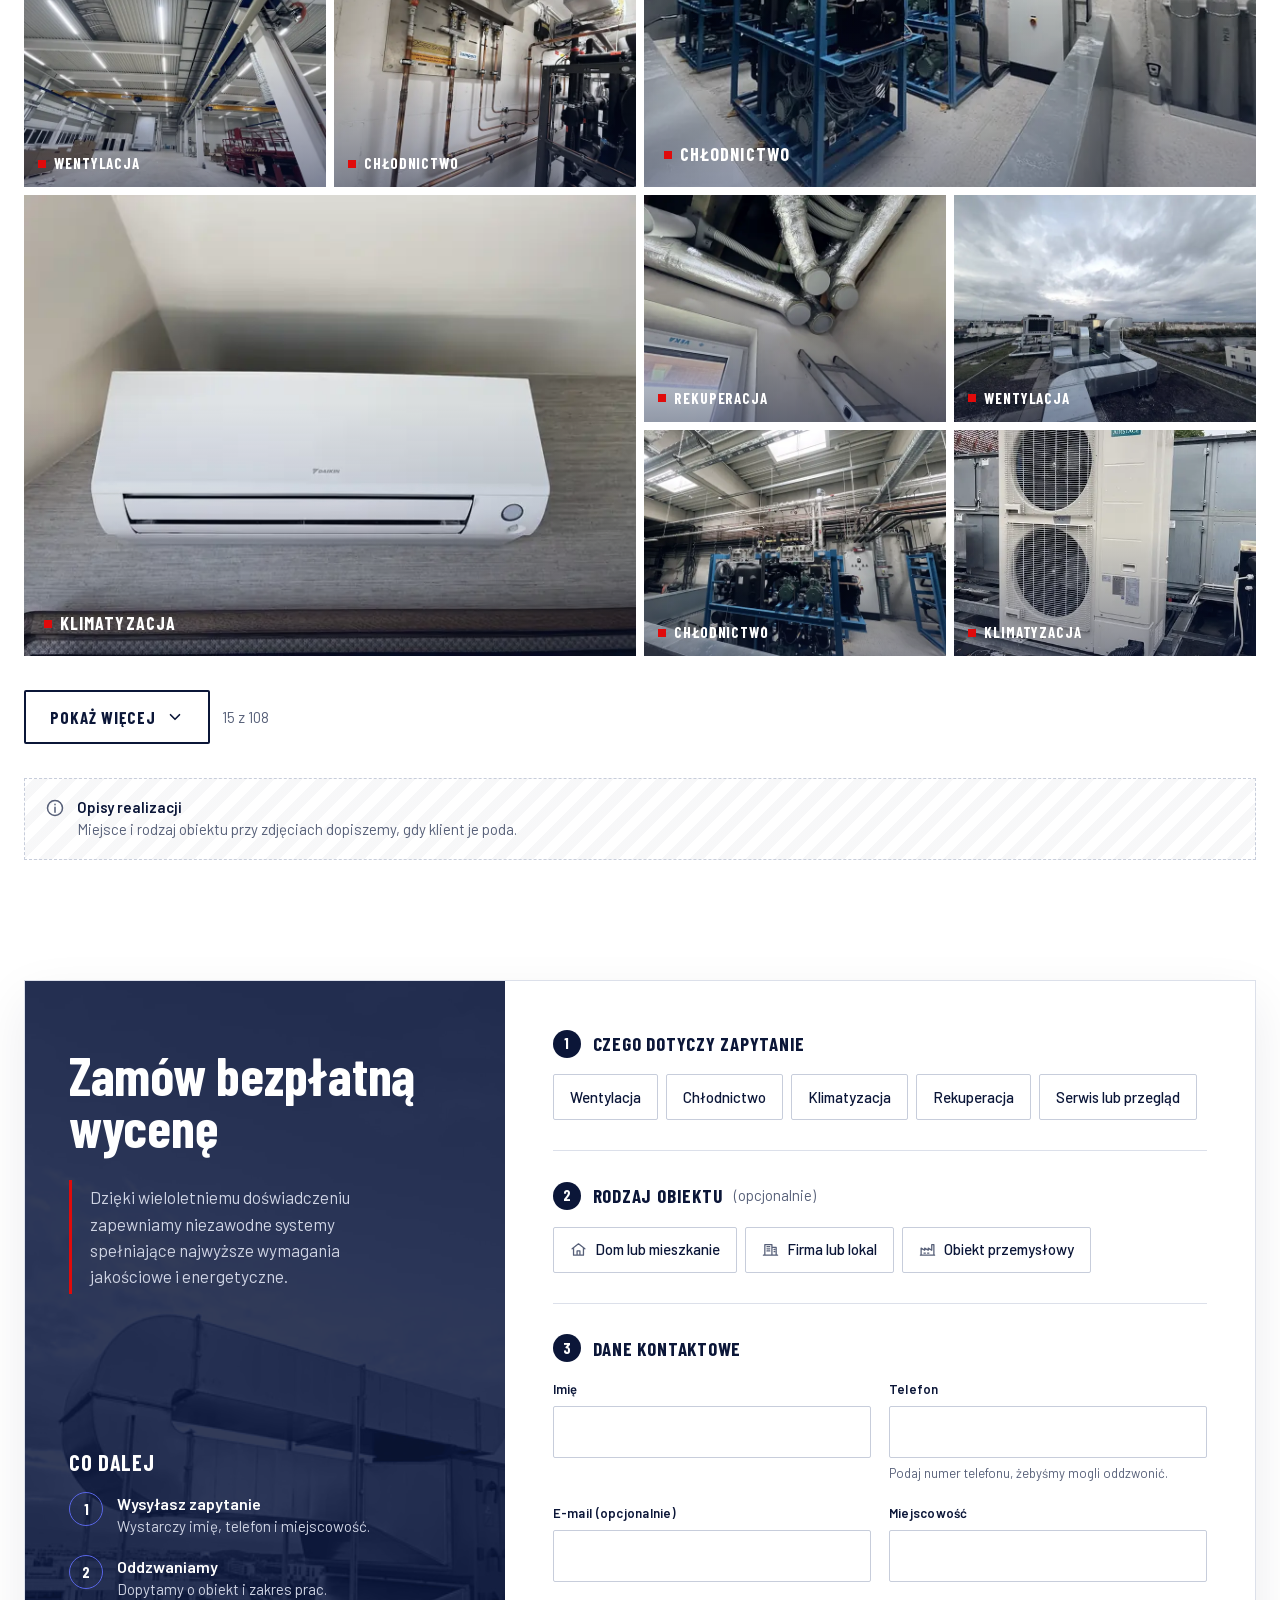
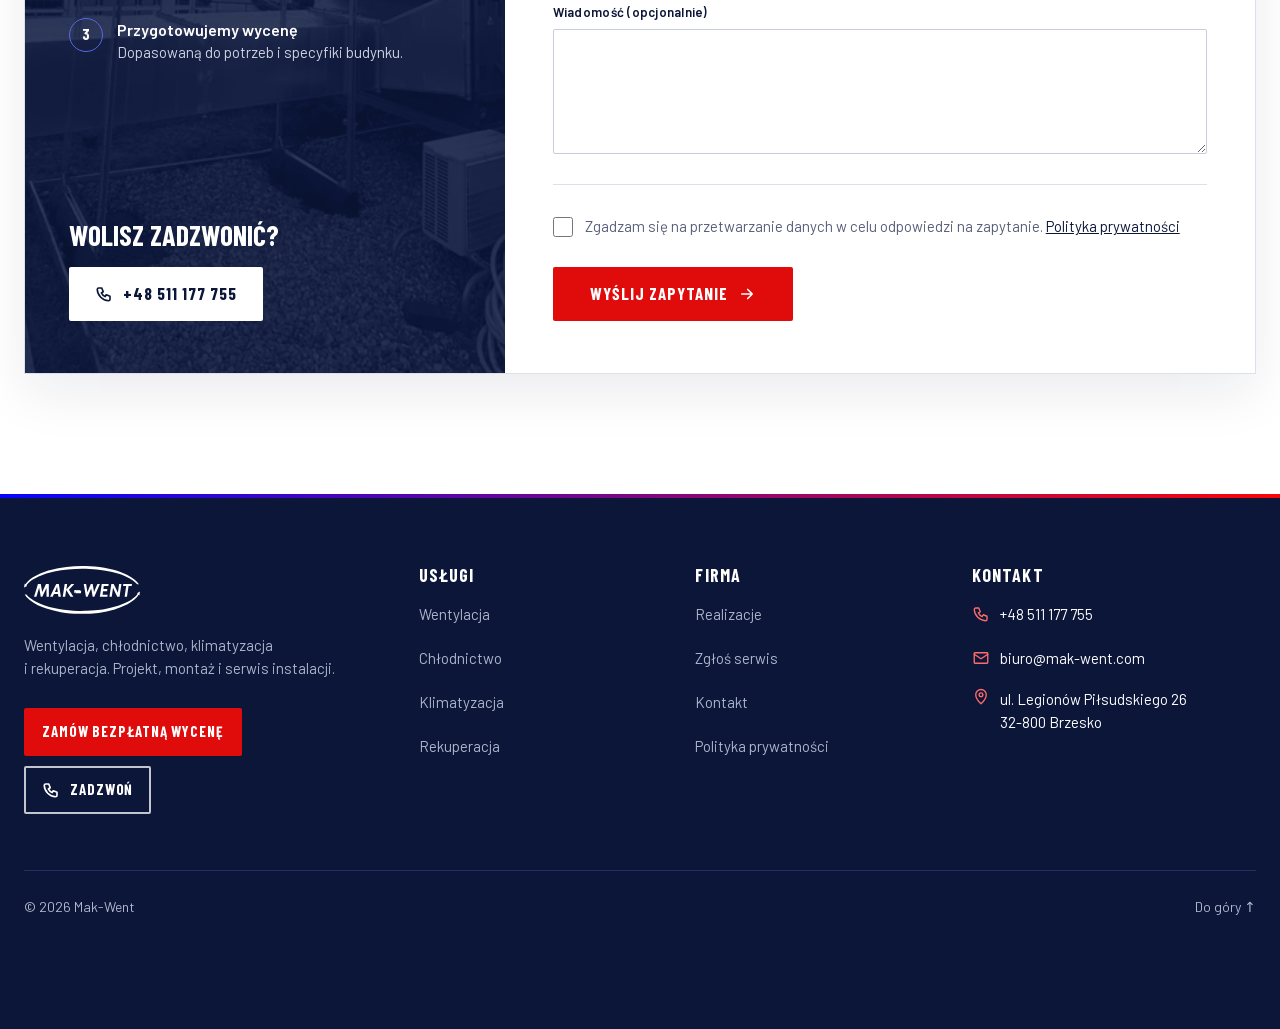
<file: realizacje.html>
<!doctype html>
<html lang="pl">
<head>
  <meta name="robots" content="noindex, nofollow">
<meta charset="utf-8">
<meta name="viewport" content="width=device-width, initial-scale=1, viewport-fit=cover">
<title>Realizacje · Mak-Went</title>
<meta name="description" content="Zdjęcia z montażu instalacji wentylacji, chłodnictwa, klimatyzacji i rekuperacji.">
<link rel="preload" href="assets/fonts/barlow-condensed-700-latin.woff2" as="font" type="font/woff2" crossorigin>
<link rel="stylesheet" href="assets/fonts/fonts.css">
<link rel="icon" href="assets/img/favicon.svg" type="image/svg+xml">
<link rel="apple-touch-icon" href="assets/img/apple-touch-icon.png">
<link rel="stylesheet" href="assets/tokens.css">
<link rel="stylesheet" href="assets/style.css">
<script>document.documentElement.classList.add('js')</script>
</head>
<body>
<svg width="0" height="0" style="position:absolute" aria-hidden="true">
  <symbol id="i-tel" viewBox="0 0 24 24"><path d="M5 4h4l2 5-2.5 1.5a11 11 0 0 0 5 5L15 13l5 2v4a2 2 0 0 1-2 2A16 16 0 0 1 3 6a2 2 0 0 1 2-2"/></symbol>
  <symbol id="i-str" viewBox="0 0 24 24"><path d="M5 12h14M13 6l6 6-6 6"/></symbol>
  <symbol id="i-ok" viewBox="0 0 24 24"><path d="M5 12.5l4.5 4.5L19 7.5"/></symbol>
  <symbol id="i-dol" viewBox="0 0 24 24"><path d="M6 9l6 6 6-6"/></symbol>
  <symbol id="i-plus" viewBox="0 0 24 24"><circle cx="11" cy="11" r="7"/><path d="M11 8v6M8 11h6M16 16l4 4"/></symbol>
  <symbol id="i-dom" viewBox="0 0 24 24"><path d="M3 11l9-7 9 7M5 9.5V20h14V9.5M10 20v-6h4v6"/></symbol>
  <symbol id="i-firma" viewBox="0 0 24 24"><path d="M4 20V5h10v15M14 9h6v11M2 20h20M7 8h2M7 11h2M7 14h2M10 8h1M10 11h1M10 14h1M17 12h1M17 15h1"/></symbol>
  <symbol id="i-hala" viewBox="0 0 24 24"><path d="M2 20h20M3 20V10l5 3V10l5 3V10l5 3V5h3v15M7 17h2M12 17h2"/></symbol>
  <symbol id="i-klucz" viewBox="0 0 24 24"><path d="M15 3a5 5 0 0 0-4.6 6.9L3 17.3V21h3.7l7.4-7.4A5 5 0 0 0 21 9l-3 1.5L15 8z"/></symbol>
  <symbol id="i-x" viewBox="0 0 24 24"><path d="M6 6l12 12M18 6L6 18"/></symbol>
  <symbol id="i-menu" viewBox="0 0 24 24"><path d="M4 7h16M4 12h16M4 17h16"/></symbol>
  <symbol id="i-mail" viewBox="0 0 24 24"><rect x="3" y="5" width="18" height="14" rx="1"/><path d="M3 7l9 6 9-6"/></symbol>
  <symbol id="i-pin" viewBox="0 0 24 24"><path d="M12 21s7-6.2 7-12a7 7 0 0 0-14 0c0 5.8 7 12 7 12z"/><circle cx="12" cy="9" r="2.5"/></symbol>
  <symbol id="i-zegar" viewBox="0 0 24 24"><circle cx="12" cy="12" r="9"/><path d="M12 7v5l3 2"/></symbol>
  <symbol id="i-mapa" viewBox="0 0 24 24"><path d="M9 4L3 6v14l6-2 6 2 6-2V4l-6 2-6-2zM9 4v14M15 6v14"/></symbol>
  <symbol id="i-dok" viewBox="0 0 24 24"><path d="M6 3h9l4 4v14H6zM14 3v5h5M9 12h7M9 16h7"/></symbol>
  <symbol id="i-gwiazda" viewBox="0 0 24 24"><path d="M12 3.5l2.6 5.3 5.9.9-4.3 4.1 1 5.8-5.2-2.7-5.2 2.7 1-5.8-4.3-4.1 5.9-.9z"/></symbol>
  <symbol id="i-info" viewBox="0 0 24 24"><circle cx="12" cy="12" r="9"/><path d="M12 11v6M12 7.5v.5"/></symbol>
  <!-- ikony usług z wizytówki klienta (Figma 15:2, 15:5, 15:20, 2:33) -->
  <symbol id="i-u-chlodnictwo" viewBox="0 0 76 78.2288" fill="currentColor" stroke="none"><path d="M50.6011 76.0195C40.6862 79.6133 29.8133 78.7632 20.6774 73.9023C11.2587 68.891 4.50235 60.3143 1.5533 50.1248C-0.999153 41.3062 -0.384938 32.1417 3.24138 23.7258C6.74973 15.5803 12.5624 8.76494 20.413 4.5C31.1068 -1.30861 44.1172 -1.52013 54.9941 4.01799C59.3526 6.23689 63.0827 9.35882 66.2961 13.0055C70.0851 17.305 72.5949 22.3102 74.2891 27.7853C80.3295 47.306 69.8919 69.0272 50.6011 76.0195ZM51.8376 73.0135C61.6326 68.7771 68.7672 60.357 71.9583 50.3303C77.9967 31.3567 67.7788 10.1947 48.5835 4.079C34.9548 -0.263221 20.0876 4.2173 11.0289 15.3037C7.23175 19.951 4.48608 25.4647 3.18036 31.3913C0.37368 44.1149 4.54099 57.2921 13.9251 66.1819C24.0474 75.7714 38.8862 78.6167 51.8397 73.0135H51.8376Z"/><path d="M39.2767 63.5766C39.2665 64.3006 38.5119 64.5406 38.0503 64.5548C37.554 64.5691 36.6774 64.321 36.6652 63.6498L36.5208 56.3341L32.4572 59.6574C31.8817 60.1272 31.1169 60.2635 30.5353 59.8506C29.9536 59.4377 29.8987 58.6791 30.1692 57.892L36.5554 52.5776L36.5778 41.5929L26.6324 47.2754L25.3571 54.8006C25.2127 55.6487 24.6392 56.2426 23.8419 56.1714C22.9715 56.0941 22.4325 55.3579 22.5789 54.4345L23.4067 49.2035L17.5656 52.4922C16.9249 52.8522 16.1276 52.4434 15.8144 51.8373C15.5338 51.2943 15.6558 50.4543 16.3493 50.0455L21.9973 46.7121L16.8781 44.5379C16.0992 44.2064 15.8714 43.3583 16.1663 42.6526C16.4612 41.9468 17.2401 41.6865 18.0171 41.9956L25.1761 44.841L35.0239 39.0852L25.2453 33.4292L17.9459 36.3863C17.2259 36.6528 16.5324 36.4168 16.1683 35.7904C15.8754 35.286 15.9731 34.2305 16.691 33.9213L22.0501 31.6109L16.508 28.4361C15.7249 27.9887 15.487 27.1528 15.8571 26.4633C16.2903 25.6538 17.171 25.5338 17.956 25.9772L23.4372 29.0747L22.5871 23.6464C22.4711 22.9122 22.945 22.3407 23.5308 22.1495C24.1165 21.9584 25.1192 22.1658 25.2534 22.9387L26.6629 30.9621L36.5757 36.6629L36.5839 25.5582L30.4641 20.5835C29.9475 20.071 29.8438 19.3327 30.2099 18.6737C30.4824 18.1856 31.4057 17.7341 32.0301 18.2263L36.5371 21.7896L36.59 15.3281C36.5961 14.5105 36.954 13.8698 37.6842 13.7193C38.3228 13.5892 39.2726 13.9451 39.2807 14.7525L39.3519 21.8974L43.7918 18.3198C44.3673 17.8561 45.2317 18.0046 45.6527 18.4988C46.1266 19.0541 46.1307 19.9144 45.5449 20.494L39.3661 25.5237L39.3336 36.6792L49.2689 30.9418L50.7088 22.8268C51.1237 22.1862 51.7562 21.9075 52.4213 22.1231C53.0274 22.3204 53.4524 22.896 53.3365 23.6342L52.4925 29.0422L58.2279 25.8491C58.9031 25.4728 59.737 25.8226 60.0766 26.445C60.3654 26.9758 60.3227 27.8931 59.6515 28.2815L53.8633 31.615L59.2326 33.9152C59.8793 34.1918 60.0034 35.1498 59.7797 35.6359C59.4665 36.3172 58.7302 36.6548 57.9594 36.4087L50.7535 33.4027L40.8447 39.132L50.7535 44.8654L57.8618 41.9895C58.5899 41.6946 59.3607 41.9244 59.6922 42.5143C60.0542 43.159 59.9342 44.1393 59.1716 44.4647L53.8714 46.7121L59.4726 49.9398C60.1702 50.3425 60.3817 51.1031 60.1539 51.7011C59.8488 52.5004 58.9438 52.8664 58.1933 52.4414L52.5169 49.232L53.3345 54.4081C53.4707 55.2745 53.0518 56.0148 52.2687 56.1694C51.3739 56.3463 50.7332 55.6996 50.5746 54.7925L49.277 47.3161L39.3377 41.6153V52.5471L45.7076 57.7822C46.1571 58.4595 46.0432 59.2486 45.5958 59.6899C44.947 60.3265 44.1456 60.1414 43.4948 59.6208L39.3763 56.328L39.2828 63.5766H39.2767Z"/></symbol>
  <symbol id="i-u-klimatyzacja" viewBox="0 0 76 78.2159" fill="currentColor" stroke="none"><path d="M52.8455 75.0675C36.3853 82.3778 17.203 76.5434 7.11789 61.8558C2.15359 54.6249 -0.385477 46.1376 0.047527 37.2763C0.250815 33.1414 1.04364 29.3562 2.59269 25.5486C4.09296 21.863 5.71926 18.4416 8.13229 15.2195C11.2894 11.0013 15.1945 7.42341 19.8315 4.80709C30.6871 -1.31798 44.0919 -1.64528 55.1772 4.14437C66.2178 9.90962 73.648 20.9807 75.5365 33.2024C78.2281 50.6181 69.0049 67.8955 52.8455 75.0736V75.0675ZM54.1079 71.8962C62.2191 67.6231 68.2405 60.504 71.3895 52.0756C74.5811 43.5294 74.4754 34.5258 71.2939 26.0304C68.4642 18.4741 63.5202 12.1925 56.7629 7.87674C40.8292 -2.29783 19.6079 2.19687 9.03286 17.907C3.06839 26.7663 0.844417 37.1543 3.33876 47.8147C5.26593 56.0581 10.029 63.3947 16.7192 68.5623C27.3857 76.8016 42.0895 78.2287 54.1079 71.8962Z"/><path d="M56.0413 45.2919L21.0188 45.3062C19.3579 45.3062 17.9552 46.4629 17.9288 48.0526L17.8617 52.0106L15.1234 51.9842C13.6618 51.9699 12.314 50.6282 12.316 49.0487L12.3465 28.7443C12.3485 27.2257 13.7939 25.7946 15.3714 25.7946H60.9324C62.5302 25.7925 63.9837 27.2501 63.9858 28.7707L64.0061 49.0385C64.0061 50.6201 62.6684 51.9537 61.1763 51.9801L58.497 52.0289L58.436 48.0526C58.4157 46.7068 57.507 45.6538 56.0392 45.2919H56.0413ZM56.6308 32.9889C57.4582 32.9889 57.7936 32.2388 57.7041 31.7367C57.6147 31.2346 57.198 30.7955 56.5413 30.7975L29.7947 30.8198C29.1767 30.8198 28.9246 31.6716 28.9897 32.0477C29.073 32.5336 29.5081 33.0255 30.1769 33.0235L56.6328 32.9889H56.6308ZM56.7487 39.9759C57.3769 39.9759 57.7204 39.177 57.6777 38.8213C57.631 38.435 57.2447 37.7845 56.6877 37.7825L38.7394 37.7682C38.0767 37.7682 37.6843 38.3049 37.6335 38.803C37.5888 39.236 37.9425 39.9841 38.591 39.9841L56.7487 39.9739V39.9759Z"/><path d="M56.1428 52.0411L20.171 52.033L20.1547 48.6319C20.1527 48.1156 20.4962 47.5505 21.1 47.5505L54.9007 47.5362C55.661 47.5362 56.1977 47.8473 56.1875 48.6502L56.1428 52.0411Z"/><path d="M43.4231 56.9627L32.8969 56.9078C32.3866 56.2796 32.4029 54.8424 33.0453 54.4135L43.3052 54.2834C43.8094 55.1595 43.8358 56.0621 43.4231 56.9607V56.9627Z"/></symbol>
  <symbol id="i-u-wentylacja" viewBox="0 0 76 80.0093" fill="currentColor" stroke="none"><path d="M36.1324 79.9563C28.3082 79.5602 21.3078 76.7202 15.3155 71.9499C9.6062 67.4017 5.38708 61.598 2.73781 54.7925C0.857759 49.9635 -0.0246287 45.0946 0.000522535 39.8988C0.0696884 25.7282 6.72848 12.922 18.8074 5.45841C22.2112 3.35409 25.7721 2.0085 29.7041 1.04437C38.6831 -1.15846 48.075 0.143116 56.1297 4.76256C61.3003 7.72831 65.7312 11.7818 68.9757 16.7974C75.4752 26.8411 77.5858 38.3017 74.7982 50.0222C71.9246 62.1136 63.2538 72.2957 51.8959 77.2379C46.8677 79.4261 41.6656 80.2351 36.1303 79.9563H36.1324ZM53.6208 73.6895C60.7973 69.8665 66.3411 63.9455 69.9293 56.7983C71.4992 53.6691 72.3459 50.6342 72.9642 47.2011C74.6598 37.7652 73.0565 28.2266 68.1583 19.9644C66.0309 16.3782 63.4026 13.3706 60.2608 10.6689C52.6881 4.15683 42.898 1.37134 33.0178 2.86574C26.38 3.86969 20.4254 6.63004 15.3574 11.0315C9.63763 15.9989 5.54008 22.3475 3.65374 29.7482C1.68146 37.4822 1.84495 45.5956 4.61577 53.0927C8.03424 62.34 14.7349 69.8623 23.54 74.2051C32.9004 78.8203 44.2667 78.6736 53.6229 73.6916L53.6208 73.6895Z"/><path d="M49.2948 59.0054C50.0661 54.2036 47.7732 48.7919 42.94 46.9474C46.3333 44.0928 46.8782 39.27 44.1703 35.621C47.9786 32.9403 52.6001 32.5777 56.4755 35.1746C64.0146 40.2258 64.8425 50.7264 58.5337 57.184C56.486 59.2799 53.9604 60.81 50.9485 61.0573C50.3512 61.1055 49.844 60.9127 49.4772 60.5668C49.0161 60.1309 49.1879 59.6656 49.2948 59.0033V59.0054Z"/><path d="M31.4229 56.7585C27.8891 58.8 23.7161 58.7392 20.1823 56.7774C15.4099 54.1302 12.6034 48.947 12.8047 43.4619C12.9032 40.7833 13.6116 38.3373 14.7455 35.992C14.997 35.4722 15.5943 35.2794 16.0261 35.2626C16.613 35.2375 16.9211 35.5456 17.2962 36.013C20.3374 39.7982 25.2964 41.3806 29.9599 39.7877C29.6099 44.3359 32.7286 48.1149 37.107 48.6829C36.1827 52.0112 34.311 54.7758 31.4229 56.7564V56.7585Z"/><path d="M48.1924 19.1176C42.9169 21.8507 40.689 27.4489 41.7516 33.5565C38.1445 31.6471 34.0658 32.3765 31.5675 35.7048C26.139 30.8276 24.3302 22.7247 28.9915 17.0908C34.0868 10.9309 43.4032 11.633 48.773 16.8896C49.4856 17.5876 48.9323 18.7341 48.1945 19.1155L48.1924 19.1176Z"/><path d="M40.9153 35.8683C43.8915 37.7526 44.4742 42.1876 41.7935 44.7299C39.9281 46.501 37.1761 46.7316 35.0613 45.4048C32.8816 44.0383 31.9342 41.4016 32.7265 38.8844C33.263 37.1762 34.443 35.9019 35.8557 35.3422C37.6603 34.6296 39.3664 34.8874 40.9153 35.8683Z"/></symbol>
  <symbol id="i-u-rekuperacja" viewBox="0 0 360.843 382.005" fill="currentColor" stroke="none"><path d="M99.214 361.404C76.004 348.124 56.234 331.194 40.204 310.184C-13.316 240.064 -12.916 143.734 38.504 73.074C52.834 53.374 71.354 37.294 91.794 24.854C159.224 -16.176 244.974 -5.286 301.444 49.254C354.614 100.614 373.794 179.444 352.034 249.914C339.294 291.184 312.704 326.444 277.754 351.234C245.254 374.284 206.544 384.544 166.904 381.474C142.804 379.614 120.654 373.664 99.214 361.394V361.404ZM217.584 365.694C273.104 352.624 319.074 307.384 338.244 254.904C351.264 219.274 352.624 181.484 343.664 144.654C332.704 99.594 304.364 60.694 265.384 36.254C202.774 -2.986 122.104 5.99398 68.784 56.634C51.314 73.224 37.484 91.904 27.514 114.464C8.48401 157.564 5.65399 207.084 21.484 251.744C40.504 305.444 83.214 348.084 137.954 364.394C163.714 372.064 191.074 371.924 217.584 365.684V365.694Z"/><path d="M261.984 158.944L250.464 146.704L179.834 75.964L97.3741 158.504L97.3942 279.174L158.614 279.404L158.654 293.204L91.8342 293.254C88.6242 293.254 83.8141 291.394 83.8041 287.344L83.5142 172.824L72.1741 182.714C69.2741 185.244 64.4041 183.644 62.3641 180.574C60.5441 177.844 60.4242 173.864 63.4542 170.844L173.434 61.254C175.634 59.064 176.864 57.594 179.414 57.564C181.964 57.534 183.994 58.424 185.954 60.374L213.574 87.8739L295.334 169.854C298.474 173.004 300.054 176.584 297.474 180.634C295.514 183.724 290.204 185.594 286.864 182.464L275.784 172.094L275.764 285.394C275.764 289.694 273.204 293.204 268.744 293.204L200.944 293.244L201.094 279.454L261.924 278.964L261.974 158.924L261.984 158.944Z"/><path d="M215.714 259.144L203.624 259.314L203.554 192.844L189.004 192.354L209.344 165.854L230.294 192.474L215.724 192.814L215.714 259.144Z"/><path d="M171.174 233.084L151.144 259.504L130.524 232.544L145.204 232.404L145.284 166.024L156.904 166.004L156.964 232.254L171.174 233.084Z"/></symbol>
  <symbol id="i-powietrze" viewBox="0 0 24 24"><path d="M3 8h11a3 3 0 1 0-3-3M3 12h15a3 3 0 1 1-3 3M3 16h7"/></symbol>
  <symbol id="i-kropla" viewBox="0 0 24 24"><path d="M12 3s6 6.6 6 11a6 6 0 0 1-12 0c0-4.4 6-11 6-11z"/><path d="M9 14.5a3 3 0 0 0 3 3"/></symbol>
  <symbol id="i-tarcza" viewBox="0 0 24 24"><path d="M12 3l7.5 3v5.5c0 4.6-3.2 8.2-7.5 9.5-4.3-1.3-7.5-4.9-7.5-9.5V6z"/><path d="M8.8 12.2l2.2 2.2 4.3-4.4"/></symbol>
  <symbol id="i-komfort" viewBox="0 0 24 24"><path d="M3.5 11L12 4l8.5 7M6 9.5V20h12V9.5"/><path d="M12 17.2s-3-1.8-3-3.8a1.6 1.6 0 0 1 3-.8 1.6 1.6 0 0 1 3 .8c0 2-3 3.8-3 3.8z"/></symbol>
  <symbol id="i-wycena" viewBox="0 0 24 24"><rect x="5" y="2.5" width="14" height="19" rx="1"/><path d="M8 6h8v3.5H8zM8.5 13.5h.01M12 13.5h.01M15.5 13.5h.01M8.5 17.5h.01M12 17.5h.01M15.5 17.5h3"/></symbol>
</svg>
<a class="pomin" href="#tresc">Przejdź do treści</a>
<div class="gora"><div class="wrap">
  <div class="gora-l"><a class="gora-tel" href="tel:+48511177755"><svg class="i" aria-hidden="true"><use href="#i-tel"/></svg><b>+48 511 177 755</b></a><a class="gora-mail" href="mailto:biuro@mak-went.com"><svg class="i" aria-hidden="true"><use href="#i-mail"/></svg>biuro@mak-went.com</a><span class="gora-adres"><svg class="i" aria-hidden="true"><use href="#i-pin"/></svg>ul. Legionów Piłsudskiego 26, Brzesko</span></div>
  <a class="gora-serwis" href="#wycena" data-usluga="Serwis lub przegląd"><svg class="i" aria-hidden="true"><use href="#i-klucz"/></svg>Zgłoś serwis</a>
</div></div>
<header class="naw" id="naw"><div class="wrap">
  <a class="logo" href="index.html" aria-label="Mak-Went, strona główna"><img src="assets/img/logo.svg" alt="Mak-Went" width="120" height="50"></a>
  <nav aria-label="Główna"><ul class="linki"><li><a href="wentylacja.html">Wentylacja</a></li><li><a href="chlodnictwo.html">Chłodnictwo</a></li><li><a href="klimatyzacja.html">Klimatyzacja</a></li><li><a href="rekuperacja.html">Rekuperacja</a></li><li><a href="realizacje.html" aria-current="page">Realizacje</a></li><li><a href="kontakt.html">Kontakt</a></li></ul></nav>
  <div class="naw-p">
    <a class="btn btn-cz cta-naw" href="#wycena">Zamów bezpłatną wycenę</a>
    <a class="ikona tel-m" href="tel:+48511177755" aria-label="Zadzwoń"><svg class="i" aria-hidden="true"><use href="#i-tel"/></svg></a>
    <button class="ikona menu-p" type="button" aria-expanded="false" aria-controls="menu" aria-label="Menu"><svg class="i" aria-hidden="true"><use href="#i-menu"/></svg></button>
  </div>
</div></header>
<div class="menu" id="menu" hidden>
  <ul><li><a href="wentylacja.html">Wentylacja</a></li><li><a href="chlodnictwo.html">Chłodnictwo</a></li><li><a href="klimatyzacja.html">Klimatyzacja</a></li><li><a href="rekuperacja.html">Rekuperacja</a></li><li><a href="realizacje.html" aria-current="page">Realizacje</a></li><li><a href="kontakt.html">Kontakt</a></li></ul>
  <div class="menu-cta"><a class="btn btn-cz" href="#wycena">Zamów bezpłatną wycenę</a><a class="btn btn-bi" href="tel:+48511177755"><svg class="i i-tel" aria-hidden="true"><use href="#i-tel"/></svg>Zadzwoń</a><a class="menu-serwis" href="#wycena" data-usluga="Serwis lub przegląd">Zgłoś serwis</a></div>
</div>
<main id="tresc">
<section class="hero hero--maly">
  <div class="hero-tlo"><picture><source media="(max-width:1000px)" srcset="assets/foto/chl/m/20.webp"><img src="assets/foto/chl/20.webp" alt="" fetchpriority="high"></picture></div>
  <div class="wrap hero-in">
    <nav class="okruchy" aria-label="Jesteś tutaj"><a href="index.html">Strona główna</a><span aria-hidden="true">/</span><span>Realizacje</span></nav><h1>Realizacje</h1>
    <p class="lead">Zdjęcia z montażu instalacji wentylacji, chłodnictwa, klimatyzacji i rekuperacji.</p>
    <div class="hero-cta"><a class="btn btn-cz" href="#wycena">Zamów bezpłatną wycenę<svg class="i" aria-hidden="true"><use href="#i-str"/></svg></a><a class="btn btn-ob-bi" href="tel:+48511177755"><svg class="i i-tel" aria-hidden="true"><use href="#i-tel"/></svg>Zadzwoń</a></div>
    <p class="hero-dowod" data-przyklad><span class="gw" aria-hidden="true"><svg class="i i-gw" aria-hidden="true"><use href="#i-gwiazda"/></svg><svg class="i i-gw" aria-hidden="true"><use href="#i-gwiazda"/></svg><svg class="i i-gw" aria-hidden="true"><use href="#i-gwiazda"/></svg><svg class="i i-gw" aria-hidden="true"><use href="#i-gwiazda"/></svg><svg class="i i-gw" aria-hidden="true"><use href="#i-gwiazda"/></svg></span><span><b>4,9/5</b> średnia ocen w Google</span><span class="sep" aria-hidden="true"></span><span><b>15+</b> lat na rynku</span></p>
    
  </div>
</section>
<section class="sekcja"><div class="wrap">
  <div class="gl"><div class="filtry" role="group" aria-label="Pokaż realizacje"><button type="button" aria-pressed="true" data-f="*">Wszystkie<small>108</small></button><button type="button" aria-pressed="false" data-f="wen">Wentylacja<small>12</small></button><button type="button" aria-pressed="false" data-f="chl">Chłodnictwo<small>39</small></button><button type="button" aria-pressed="false" data-f="kli">Klimatyzacja<small>17</small></button><button type="button" aria-pressed="false" data-f="rek">Rekuperacja<small>40</small></button></div></div>
  <div class="galeria galeria--mozaika" data-galeria data-limit="15"><figure data-k="wen"><button type="button" aria-label="Powiększ: Wentylacja"><img src="assets/foto/wen/m/01.webp" data-duze="assets/foto/wen/01.webp" alt="Realizacja: wentylacja" loading="lazy" width="640" height="480"><svg class="i" aria-hidden="true"><use href="#i-plus"/></svg></button><figcaption>Wentylacja</figcaption></figure><figure data-k="chl"><button type="button" aria-label="Powiększ: Chłodnictwo"><img src="assets/foto/chl/m/20.webp" data-duze="assets/foto/chl/20.webp" alt="Realizacja: chłodnictwo" loading="lazy" width="640" height="480"><svg class="i" aria-hidden="true"><use href="#i-plus"/></svg></button><figcaption>Chłodnictwo</figcaption></figure><figure data-k="kli"><button type="button" aria-label="Powiększ: Klimatyzacja"><img src="assets/foto/kli/m/08.webp" data-duze="assets/foto/kli/08.webp" alt="Realizacja: klimatyzacja" loading="lazy" width="640" height="480"><svg class="i" aria-hidden="true"><use href="#i-plus"/></svg></button><figcaption>Klimatyzacja</figcaption></figure><figure data-k="rek"><button type="button" aria-label="Powiększ: Rekuperacja"><img src="assets/foto/rek/m/29.webp" data-duze="assets/foto/rek/29.webp" alt="Realizacja: rekuperacja" loading="lazy" width="640" height="480"><svg class="i" aria-hidden="true"><use href="#i-plus"/></svg></button><figcaption>Rekuperacja</figcaption></figure><figure data-k="wen"><button type="button" aria-label="Powiększ: Wentylacja"><img src="assets/foto/wen/m/03.webp" data-duze="assets/foto/wen/03.webp" alt="Realizacja: wentylacja" loading="lazy" width="640" height="480"><svg class="i" aria-hidden="true"><use href="#i-plus"/></svg></button><figcaption>Wentylacja</figcaption></figure><figure data-k="chl"><button type="button" aria-label="Powiększ: Chłodnictwo"><img src="assets/foto/chl/m/23.webp" data-duze="assets/foto/chl/23.webp" alt="Realizacja: chłodnictwo" loading="lazy" width="640" height="480"><svg class="i" aria-hidden="true"><use href="#i-plus"/></svg></button><figcaption>Chłodnictwo</figcaption></figure><figure data-k="kli"><button type="button" aria-label="Powiększ: Klimatyzacja"><img src="assets/foto/kli/m/11.webp" data-duze="assets/foto/kli/11.webp" alt="Realizacja: klimatyzacja" loading="lazy" width="640" height="480"><svg class="i" aria-hidden="true"><use href="#i-plus"/></svg></button><figcaption>Klimatyzacja</figcaption></figure><figure data-k="rek"><button type="button" aria-label="Powiększ: Rekuperacja"><img src="assets/foto/rek/m/04.webp" data-duze="assets/foto/rek/04.webp" alt="Realizacja: rekuperacja" loading="lazy" width="640" height="480"><svg class="i" aria-hidden="true"><use href="#i-plus"/></svg></button><figcaption>Rekuperacja</figcaption></figure><figure data-k="wen"><button type="button" aria-label="Powiększ: Wentylacja"><img src="assets/foto/wen/m/08.webp" data-duze="assets/foto/wen/08.webp" alt="Realizacja: wentylacja" loading="lazy" width="640" height="480"><svg class="i" aria-hidden="true"><use href="#i-plus"/></svg></button><figcaption>Wentylacja</figcaption></figure><figure data-k="chl"><button type="button" aria-label="Powiększ: Chłodnictwo"><img src="assets/foto/chl/m/09.webp" data-duze="assets/foto/chl/09.webp" alt="Realizacja: chłodnictwo" loading="lazy" width="640" height="480"><svg class="i" aria-hidden="true"><use href="#i-plus"/></svg></button><figcaption>Chłodnictwo</figcaption></figure><figure data-k="kli"><button type="button" aria-label="Powiększ: Klimatyzacja"><img src="assets/foto/kli/m/12.webp" data-duze="assets/foto/kli/12.webp" alt="Realizacja: klimatyzacja" loading="lazy" width="640" height="480"><svg class="i" aria-hidden="true"><use href="#i-plus"/></svg></button><figcaption>Klimatyzacja</figcaption></figure><figure data-k="rek"><button type="button" aria-label="Powiększ: Rekuperacja"><img src="assets/foto/rek/m/36.webp" data-duze="assets/foto/rek/36.webp" alt="Realizacja: rekuperacja" loading="lazy" width="640" height="480"><svg class="i" aria-hidden="true"><use href="#i-plus"/></svg></button><figcaption>Rekuperacja</figcaption></figure><figure data-k="wen"><button type="button" aria-label="Powiększ: Wentylacja"><img src="assets/foto/wen/m/02.webp" data-duze="assets/foto/wen/02.webp" alt="Realizacja: wentylacja" loading="lazy" width="640" height="480"><svg class="i" aria-hidden="true"><use href="#i-plus"/></svg></button><figcaption>Wentylacja</figcaption></figure><figure data-k="chl"><button type="button" aria-label="Powiększ: Chłodnictwo"><img src="assets/foto/chl/m/21.webp" data-duze="assets/foto/chl/21.webp" alt="Realizacja: chłodnictwo" loading="lazy" width="640" height="480"><svg class="i" aria-hidden="true"><use href="#i-plus"/></svg></button><figcaption>Chłodnictwo</figcaption></figure><figure data-k="kli"><button type="button" aria-label="Powiększ: Klimatyzacja"><img src="assets/foto/kli/m/01.webp" data-duze="assets/foto/kli/01.webp" alt="Realizacja: klimatyzacja" loading="lazy" width="640" height="480"><svg class="i" aria-hidden="true"><use href="#i-plus"/></svg></button><figcaption>Klimatyzacja</figcaption></figure><figure data-k="rek"><button type="button" aria-label="Powiększ: Rekuperacja"><img src="assets/foto/rek/m/28.webp" data-duze="assets/foto/rek/28.webp" alt="Realizacja: rekuperacja" loading="lazy" width="640" height="480"><svg class="i" aria-hidden="true"><use href="#i-plus"/></svg></button><figcaption>Rekuperacja</figcaption></figure><figure data-k="wen"><button type="button" aria-label="Powiększ: Wentylacja"><img src="assets/foto/wen/m/04.webp" data-duze="assets/foto/wen/04.webp" alt="Realizacja: wentylacja" loading="lazy" width="640" height="480"><svg class="i" aria-hidden="true"><use href="#i-plus"/></svg></button><figcaption>Wentylacja</figcaption></figure><figure data-k="chl"><button type="button" aria-label="Powiększ: Chłodnictwo"><img src="assets/foto/chl/m/22.webp" data-duze="assets/foto/chl/22.webp" alt="Realizacja: chłodnictwo" loading="lazy" width="640" height="480"><svg class="i" aria-hidden="true"><use href="#i-plus"/></svg></button><figcaption>Chłodnictwo</figcaption></figure><figure data-k="kli"><button type="button" aria-label="Powiększ: Klimatyzacja"><img src="assets/foto/kli/m/02.webp" data-duze="assets/foto/kli/02.webp" alt="Realizacja: klimatyzacja" loading="lazy" width="640" height="480"><svg class="i" aria-hidden="true"><use href="#i-plus"/></svg></button><figcaption>Klimatyzacja</figcaption></figure><figure data-k="rek"><button type="button" aria-label="Powiększ: Rekuperacja"><img src="assets/foto/rek/m/16.webp" data-duze="assets/foto/rek/16.webp" alt="Realizacja: rekuperacja" loading="lazy" width="640" height="480"><svg class="i" aria-hidden="true"><use href="#i-plus"/></svg></button><figcaption>Rekuperacja</figcaption></figure><figure data-k="wen"><button type="button" aria-label="Powiększ: Wentylacja"><img src="assets/foto/wen/m/05.webp" data-duze="assets/foto/wen/05.webp" alt="Realizacja: wentylacja" loading="lazy" width="640" height="480"><svg class="i" aria-hidden="true"><use href="#i-plus"/></svg></button><figcaption>Wentylacja</figcaption></figure><figure data-k="chl"><button type="button" aria-label="Powiększ: Chłodnictwo"><img src="assets/foto/chl/m/25.webp" data-duze="assets/foto/chl/25.webp" alt="Realizacja: chłodnictwo" loading="lazy" width="640" height="480"><svg class="i" aria-hidden="true"><use href="#i-plus"/></svg></button><figcaption>Chłodnictwo</figcaption></figure><figure data-k="kli"><button type="button" aria-label="Powiększ: Klimatyzacja"><img src="assets/foto/kli/m/06.webp" data-duze="assets/foto/kli/06.webp" alt="Realizacja: klimatyzacja" loading="lazy" width="640" height="480"><svg class="i" aria-hidden="true"><use href="#i-plus"/></svg></button><figcaption>Klimatyzacja</figcaption></figure><figure data-k="rek"><button type="button" aria-label="Powiększ: Rekuperacja"><img src="assets/foto/rek/m/25.webp" data-duze="assets/foto/rek/25.webp" alt="Realizacja: rekuperacja" loading="lazy" width="640" height="480"><svg class="i" aria-hidden="true"><use href="#i-plus"/></svg></button><figcaption>Rekuperacja</figcaption></figure><figure data-k="wen"><button type="button" aria-label="Powiększ: Wentylacja"><img src="assets/foto/wen/m/06.webp" data-duze="assets/foto/wen/06.webp" alt="Realizacja: wentylacja" loading="lazy" width="640" height="480"><svg class="i" aria-hidden="true"><use href="#i-plus"/></svg></button><figcaption>Wentylacja</figcaption></figure><figure data-k="chl"><button type="button" aria-label="Powiększ: Chłodnictwo"><img src="assets/foto/chl/m/26.webp" data-duze="assets/foto/chl/26.webp" alt="Realizacja: chłodnictwo" loading="lazy" width="640" height="480"><svg class="i" aria-hidden="true"><use href="#i-plus"/></svg></button><figcaption>Chłodnictwo</figcaption></figure><figure data-k="kli"><button type="button" aria-label="Powiększ: Klimatyzacja"><img src="assets/foto/kli/m/09.webp" data-duze="assets/foto/kli/09.webp" alt="Realizacja: klimatyzacja" loading="lazy" width="640" height="480"><svg class="i" aria-hidden="true"><use href="#i-plus"/></svg></button><figcaption>Klimatyzacja</figcaption></figure><figure data-k="rek"><button type="button" aria-label="Powiększ: Rekuperacja"><img src="assets/foto/rek/m/30.webp" data-duze="assets/foto/rek/30.webp" alt="Realizacja: rekuperacja" loading="lazy" width="640" height="480"><svg class="i" aria-hidden="true"><use href="#i-plus"/></svg></button><figcaption>Rekuperacja</figcaption></figure><figure data-k="wen"><button type="button" aria-label="Powiększ: Wentylacja"><img src="assets/foto/wen/m/07.webp" data-duze="assets/foto/wen/07.webp" alt="Realizacja: wentylacja" loading="lazy" width="640" height="480"><svg class="i" aria-hidden="true"><use href="#i-plus"/></svg></button><figcaption>Wentylacja</figcaption></figure><figure data-k="chl"><button type="button" aria-label="Powiększ: Chłodnictwo"><img src="assets/foto/chl/m/06.webp" data-duze="assets/foto/chl/06.webp" alt="Realizacja: chłodnictwo" loading="lazy" width="640" height="480"><svg class="i" aria-hidden="true"><use href="#i-plus"/></svg></button><figcaption>Chłodnictwo</figcaption></figure><figure data-k="kli"><button type="button" aria-label="Powiększ: Klimatyzacja"><img src="assets/foto/kli/m/14.webp" data-duze="assets/foto/kli/14.webp" alt="Realizacja: klimatyzacja" loading="lazy" width="640" height="480"><svg class="i" aria-hidden="true"><use href="#i-plus"/></svg></button><figcaption>Klimatyzacja</figcaption></figure><figure data-k="rek"><button type="button" aria-label="Powiększ: Rekuperacja"><img src="assets/foto/rek/m/17.webp" data-duze="assets/foto/rek/17.webp" alt="Realizacja: rekuperacja" loading="lazy" width="640" height="480"><svg class="i" aria-hidden="true"><use href="#i-plus"/></svg></button><figcaption>Rekuperacja</figcaption></figure><figure data-k="wen"><button type="button" aria-label="Powiększ: Wentylacja"><img src="assets/foto/wen/m/09.webp" data-duze="assets/foto/wen/09.webp" alt="Realizacja: wentylacja" loading="lazy" width="640" height="480"><svg class="i" aria-hidden="true"><use href="#i-plus"/></svg></button><figcaption>Wentylacja</figcaption></figure><figure data-k="chl"><button type="button" aria-label="Powiększ: Chłodnictwo"><img src="assets/foto/chl/m/02.webp" data-duze="assets/foto/chl/02.webp" alt="Realizacja: chłodnictwo" loading="lazy" width="640" height="480"><svg class="i" aria-hidden="true"><use href="#i-plus"/></svg></button><figcaption>Chłodnictwo</figcaption></figure><figure data-k="kli"><button type="button" aria-label="Powiększ: Klimatyzacja"><img src="assets/foto/kli/m/13.webp" data-duze="assets/foto/kli/13.webp" alt="Realizacja: klimatyzacja" loading="lazy" width="640" height="480"><svg class="i" aria-hidden="true"><use href="#i-plus"/></svg></button><figcaption>Klimatyzacja</figcaption></figure><figure data-k="rek"><button type="button" aria-label="Powiększ: Rekuperacja"><img src="assets/foto/rek/m/18.webp" data-duze="assets/foto/rek/18.webp" alt="Realizacja: rekuperacja" loading="lazy" width="640" height="480"><svg class="i" aria-hidden="true"><use href="#i-plus"/></svg></button><figcaption>Rekuperacja</figcaption></figure><figure data-k="wen"><button type="button" aria-label="Powiększ: Wentylacja"><img src="assets/foto/wen/m/10.webp" data-duze="assets/foto/wen/10.webp" alt="Realizacja: wentylacja" loading="lazy" width="640" height="480"><svg class="i" aria-hidden="true"><use href="#i-plus"/></svg></button><figcaption>Wentylacja</figcaption></figure><figure data-k="chl"><button type="button" aria-label="Powiększ: Chłodnictwo"><img src="assets/foto/chl/m/03.webp" data-duze="assets/foto/chl/03.webp" alt="Realizacja: chłodnictwo" loading="lazy" width="640" height="480"><svg class="i" aria-hidden="true"><use href="#i-plus"/></svg></button><figcaption>Chłodnictwo</figcaption></figure><figure data-k="kli"><button type="button" aria-label="Powiększ: Klimatyzacja"><img src="assets/foto/kli/m/03.webp" data-duze="assets/foto/kli/03.webp" alt="Realizacja: klimatyzacja" loading="lazy" width="640" height="480"><svg class="i" aria-hidden="true"><use href="#i-plus"/></svg></button><figcaption>Klimatyzacja</figcaption></figure><figure data-k="rek"><button type="button" aria-label="Powiększ: Rekuperacja"><img src="assets/foto/rek/m/37.webp" data-duze="assets/foto/rek/37.webp" alt="Realizacja: rekuperacja" loading="lazy" width="640" height="480"><svg class="i" aria-hidden="true"><use href="#i-plus"/></svg></button><figcaption>Rekuperacja</figcaption></figure><figure data-k="wen"><button type="button" aria-label="Powiększ: Wentylacja"><img src="assets/foto/wen/m/11.webp" data-duze="assets/foto/wen/11.webp" alt="Realizacja: wentylacja" loading="lazy" width="640" height="480"><svg class="i" aria-hidden="true"><use href="#i-plus"/></svg></button><figcaption>Wentylacja</figcaption></figure><figure data-k="chl"><button type="button" aria-label="Powiększ: Chłodnictwo"><img src="assets/foto/chl/m/05.webp" data-duze="assets/foto/chl/05.webp" alt="Realizacja: chłodnictwo" loading="lazy" width="640" height="480"><svg class="i" aria-hidden="true"><use href="#i-plus"/></svg></button><figcaption>Chłodnictwo</figcaption></figure><figure data-k="kli"><button type="button" aria-label="Powiększ: Klimatyzacja"><img src="assets/foto/kli/m/05.webp" data-duze="assets/foto/kli/05.webp" alt="Realizacja: klimatyzacja" loading="lazy" width="640" height="480"><svg class="i" aria-hidden="true"><use href="#i-plus"/></svg></button><figcaption>Klimatyzacja</figcaption></figure><figure data-k="rek"><button type="button" aria-label="Powiększ: Rekuperacja"><img src="assets/foto/rek/m/38.webp" data-duze="assets/foto/rek/38.webp" alt="Realizacja: rekuperacja" loading="lazy" width="640" height="480"><svg class="i" aria-hidden="true"><use href="#i-plus"/></svg></button><figcaption>Rekuperacja</figcaption></figure><figure data-k="wen"><button type="button" aria-label="Powiększ: Wentylacja"><img src="assets/foto/wen/m/12.webp" data-duze="assets/foto/wen/12.webp" alt="Realizacja: wentylacja" loading="lazy" width="640" height="480"><svg class="i" aria-hidden="true"><use href="#i-plus"/></svg></button><figcaption>Wentylacja</figcaption></figure><figure data-k="chl"><button type="button" aria-label="Powiększ: Chłodnictwo"><img src="assets/foto/chl/m/08.webp" data-duze="assets/foto/chl/08.webp" alt="Realizacja: chłodnictwo" loading="lazy" width="640" height="480"><svg class="i" aria-hidden="true"><use href="#i-plus"/></svg></button><figcaption>Chłodnictwo</figcaption></figure><figure data-k="kli"><button type="button" aria-label="Powiększ: Klimatyzacja"><img src="assets/foto/kli/m/07.webp" data-duze="assets/foto/kli/07.webp" alt="Realizacja: klimatyzacja" loading="lazy" width="640" height="480"><svg class="i" aria-hidden="true"><use href="#i-plus"/></svg></button><figcaption>Klimatyzacja</figcaption></figure><figure data-k="rek"><button type="button" aria-label="Powiększ: Rekuperacja"><img src="assets/foto/rek/m/35.webp" data-duze="assets/foto/rek/35.webp" alt="Realizacja: rekuperacja" loading="lazy" width="640" height="480"><svg class="i" aria-hidden="true"><use href="#i-plus"/></svg></button><figcaption>Rekuperacja</figcaption></figure><figure data-k="chl"><button type="button" aria-label="Powiększ: Chłodnictwo"><img src="assets/foto/chl/m/10.webp" data-duze="assets/foto/chl/10.webp" alt="Realizacja: chłodnictwo" loading="lazy" width="640" height="480"><svg class="i" aria-hidden="true"><use href="#i-plus"/></svg></button><figcaption>Chłodnictwo</figcaption></figure><figure data-k="kli"><button type="button" aria-label="Powiększ: Klimatyzacja"><img src="assets/foto/kli/m/04.webp" data-duze="assets/foto/kli/04.webp" alt="Realizacja: klimatyzacja" loading="lazy" width="640" height="480"><svg class="i" aria-hidden="true"><use href="#i-plus"/></svg></button><figcaption>Klimatyzacja</figcaption></figure><figure data-k="rek"><button type="button" aria-label="Powiększ: Rekuperacja"><img src="assets/foto/rek/m/01.webp" data-duze="assets/foto/rek/01.webp" alt="Realizacja: rekuperacja" loading="lazy" width="640" height="480"><svg class="i" aria-hidden="true"><use href="#i-plus"/></svg></button><figcaption>Rekuperacja</figcaption></figure><figure data-k="chl"><button type="button" aria-label="Powiększ: Chłodnictwo"><img src="assets/foto/chl/m/11.webp" data-duze="assets/foto/chl/11.webp" alt="Realizacja: chłodnictwo" loading="lazy" width="640" height="480"><svg class="i" aria-hidden="true"><use href="#i-plus"/></svg></button><figcaption>Chłodnictwo</figcaption></figure><figure data-k="kli"><button type="button" aria-label="Powiększ: Klimatyzacja"><img src="assets/foto/kli/m/10.webp" data-duze="assets/foto/kli/10.webp" alt="Realizacja: klimatyzacja" loading="lazy" width="640" height="480"><svg class="i" aria-hidden="true"><use href="#i-plus"/></svg></button><figcaption>Klimatyzacja</figcaption></figure><figure data-k="rek"><button type="button" aria-label="Powiększ: Rekuperacja"><img src="assets/foto/rek/m/02.webp" data-duze="assets/foto/rek/02.webp" alt="Realizacja: rekuperacja" loading="lazy" width="640" height="480"><svg class="i" aria-hidden="true"><use href="#i-plus"/></svg></button><figcaption>Rekuperacja</figcaption></figure><figure data-k="chl"><button type="button" aria-label="Powiększ: Chłodnictwo"><img src="assets/foto/chl/m/13.webp" data-duze="assets/foto/chl/13.webp" alt="Realizacja: chłodnictwo" loading="lazy" width="640" height="480"><svg class="i" aria-hidden="true"><use href="#i-plus"/></svg></button><figcaption>Chłodnictwo</figcaption></figure><figure data-k="kli"><button type="button" aria-label="Powiększ: Klimatyzacja"><img src="assets/foto/kli/m/15.webp" data-duze="assets/foto/kli/15.webp" alt="Realizacja: klimatyzacja" loading="lazy" width="640" height="480"><svg class="i" aria-hidden="true"><use href="#i-plus"/></svg></button><figcaption>Klimatyzacja</figcaption></figure><figure data-k="rek"><button type="button" aria-label="Powiększ: Rekuperacja"><img src="assets/foto/rek/m/03.webp" data-duze="assets/foto/rek/03.webp" alt="Realizacja: rekuperacja" loading="lazy" width="640" height="480"><svg class="i" aria-hidden="true"><use href="#i-plus"/></svg></button><figcaption>Rekuperacja</figcaption></figure><figure data-k="chl"><button type="button" aria-label="Powiększ: Chłodnictwo"><img src="assets/foto/chl/m/16.webp" data-duze="assets/foto/chl/16.webp" alt="Realizacja: chłodnictwo" loading="lazy" width="640" height="480"><svg class="i" aria-hidden="true"><use href="#i-plus"/></svg></button><figcaption>Chłodnictwo</figcaption></figure><figure data-k="kli"><button type="button" aria-label="Powiększ: Klimatyzacja"><img src="assets/foto/kli/m/16.webp" data-duze="assets/foto/kli/16.webp" alt="Realizacja: klimatyzacja" loading="lazy" width="640" height="480"><svg class="i" aria-hidden="true"><use href="#i-plus"/></svg></button><figcaption>Klimatyzacja</figcaption></figure><figure data-k="rek"><button type="button" aria-label="Powiększ: Rekuperacja"><img src="assets/foto/rek/m/06.webp" data-duze="assets/foto/rek/06.webp" alt="Realizacja: rekuperacja" loading="lazy" width="640" height="480"><svg class="i" aria-hidden="true"><use href="#i-plus"/></svg></button><figcaption>Rekuperacja</figcaption></figure><figure data-k="chl"><button type="button" aria-label="Powiększ: Chłodnictwo"><img src="assets/foto/chl/m/19.webp" data-duze="assets/foto/chl/19.webp" alt="Realizacja: chłodnictwo" loading="lazy" width="640" height="480"><svg class="i" aria-hidden="true"><use href="#i-plus"/></svg></button><figcaption>Chłodnictwo</figcaption></figure><figure data-k="kli"><button type="button" aria-label="Powiększ: Klimatyzacja"><img src="assets/foto/kli/m/17.webp" data-duze="assets/foto/kli/17.webp" alt="Realizacja: klimatyzacja" loading="lazy" width="640" height="480"><svg class="i" aria-hidden="true"><use href="#i-plus"/></svg></button><figcaption>Klimatyzacja</figcaption></figure><figure data-k="rek"><button type="button" aria-label="Powiększ: Rekuperacja"><img src="assets/foto/rek/m/07.webp" data-duze="assets/foto/rek/07.webp" alt="Realizacja: rekuperacja" loading="lazy" width="640" height="480"><svg class="i" aria-hidden="true"><use href="#i-plus"/></svg></button><figcaption>Rekuperacja</figcaption></figure><figure data-k="chl"><button type="button" aria-label="Powiększ: Chłodnictwo"><img src="assets/foto/chl/m/24.webp" data-duze="assets/foto/chl/24.webp" alt="Realizacja: chłodnictwo" loading="lazy" width="640" height="480"><svg class="i" aria-hidden="true"><use href="#i-plus"/></svg></button><figcaption>Chłodnictwo</figcaption></figure><figure data-k="rek"><button type="button" aria-label="Powiększ: Rekuperacja"><img src="assets/foto/rek/m/08.webp" data-duze="assets/foto/rek/08.webp" alt="Realizacja: rekuperacja" loading="lazy" width="640" height="480"><svg class="i" aria-hidden="true"><use href="#i-plus"/></svg></button><figcaption>Rekuperacja</figcaption></figure><figure data-k="chl"><button type="button" aria-label="Powiększ: Chłodnictwo"><img src="assets/foto/chl/m/29.webp" data-duze="assets/foto/chl/29.webp" alt="Realizacja: chłodnictwo" loading="lazy" width="640" height="480"><svg class="i" aria-hidden="true"><use href="#i-plus"/></svg></button><figcaption>Chłodnictwo</figcaption></figure><figure data-k="rek"><button type="button" aria-label="Powiększ: Rekuperacja"><img src="assets/foto/rek/m/13.webp" data-duze="assets/foto/rek/13.webp" alt="Realizacja: rekuperacja" loading="lazy" width="640" height="480"><svg class="i" aria-hidden="true"><use href="#i-plus"/></svg></button><figcaption>Rekuperacja</figcaption></figure><figure data-k="chl"><button type="button" aria-label="Powiększ: Chłodnictwo"><img src="assets/foto/chl/m/30.webp" data-duze="assets/foto/chl/30.webp" alt="Realizacja: chłodnictwo" loading="lazy" width="640" height="480"><svg class="i" aria-hidden="true"><use href="#i-plus"/></svg></button><figcaption>Chłodnictwo</figcaption></figure><figure data-k="rek"><button type="button" aria-label="Powiększ: Rekuperacja"><img src="assets/foto/rek/m/14.webp" data-duze="assets/foto/rek/14.webp" alt="Realizacja: rekuperacja" loading="lazy" width="640" height="480"><svg class="i" aria-hidden="true"><use href="#i-plus"/></svg></button><figcaption>Rekuperacja</figcaption></figure><figure data-k="chl"><button type="button" aria-label="Powiększ: Chłodnictwo"><img src="assets/foto/chl/m/31.webp" data-duze="assets/foto/chl/31.webp" alt="Realizacja: chłodnictwo" loading="lazy" width="640" height="480"><svg class="i" aria-hidden="true"><use href="#i-plus"/></svg></button><figcaption>Chłodnictwo</figcaption></figure><figure data-k="rek"><button type="button" aria-label="Powiększ: Rekuperacja"><img src="assets/foto/rek/m/05.webp" data-duze="assets/foto/rek/05.webp" alt="Realizacja: rekuperacja" loading="lazy" width="640" height="480"><svg class="i" aria-hidden="true"><use href="#i-plus"/></svg></button><figcaption>Rekuperacja</figcaption></figure><figure data-k="chl"><button type="button" aria-label="Powiększ: Chłodnictwo"><img src="assets/foto/chl/m/32.webp" data-duze="assets/foto/chl/32.webp" alt="Realizacja: chłodnictwo" loading="lazy" width="640" height="480"><svg class="i" aria-hidden="true"><use href="#i-plus"/></svg></button><figcaption>Chłodnictwo</figcaption></figure><figure data-k="rek"><button type="button" aria-label="Powiększ: Rekuperacja"><img src="assets/foto/rek/m/09.webp" data-duze="assets/foto/rek/09.webp" alt="Realizacja: rekuperacja" loading="lazy" width="640" height="480"><svg class="i" aria-hidden="true"><use href="#i-plus"/></svg></button><figcaption>Rekuperacja</figcaption></figure><figure data-k="chl"><button type="button" aria-label="Powiększ: Chłodnictwo"><img src="assets/foto/chl/m/35.webp" data-duze="assets/foto/chl/35.webp" alt="Realizacja: chłodnictwo" loading="lazy" width="640" height="480"><svg class="i" aria-hidden="true"><use href="#i-plus"/></svg></button><figcaption>Chłodnictwo</figcaption></figure><figure data-k="rek"><button type="button" aria-label="Powiększ: Rekuperacja"><img src="assets/foto/rek/m/10.webp" data-duze="assets/foto/rek/10.webp" alt="Realizacja: rekuperacja" loading="lazy" width="640" height="480"><svg class="i" aria-hidden="true"><use href="#i-plus"/></svg></button><figcaption>Rekuperacja</figcaption></figure><figure data-k="chl"><button type="button" aria-label="Powiększ: Chłodnictwo"><img src="assets/foto/chl/m/38.webp" data-duze="assets/foto/chl/38.webp" alt="Realizacja: chłodnictwo" loading="lazy" width="640" height="480"><svg class="i" aria-hidden="true"><use href="#i-plus"/></svg></button><figcaption>Chłodnictwo</figcaption></figure><figure data-k="rek"><button type="button" aria-label="Powiększ: Rekuperacja"><img src="assets/foto/rek/m/11.webp" data-duze="assets/foto/rek/11.webp" alt="Realizacja: rekuperacja" loading="lazy" width="640" height="480"><svg class="i" aria-hidden="true"><use href="#i-plus"/></svg></button><figcaption>Rekuperacja</figcaption></figure><figure data-k="chl"><button type="button" aria-label="Powiększ: Chłodnictwo"><img src="assets/foto/chl/m/39.webp" data-duze="assets/foto/chl/39.webp" alt="Realizacja: chłodnictwo" loading="lazy" width="640" height="480"><svg class="i" aria-hidden="true"><use href="#i-plus"/></svg></button><figcaption>Chłodnictwo</figcaption></figure><figure data-k="rek"><button type="button" aria-label="Powiększ: Rekuperacja"><img src="assets/foto/rek/m/12.webp" data-duze="assets/foto/rek/12.webp" alt="Realizacja: rekuperacja" loading="lazy" width="640" height="480"><svg class="i" aria-hidden="true"><use href="#i-plus"/></svg></button><figcaption>Rekuperacja</figcaption></figure><figure data-k="chl"><button type="button" aria-label="Powiększ: Chłodnictwo"><img src="assets/foto/chl/m/01.webp" data-duze="assets/foto/chl/01.webp" alt="Realizacja: chłodnictwo" loading="lazy" width="640" height="480"><svg class="i" aria-hidden="true"><use href="#i-plus"/></svg></button><figcaption>Chłodnictwo</figcaption></figure><figure data-k="rek"><button type="button" aria-label="Powiększ: Rekuperacja"><img src="assets/foto/rek/m/15.webp" data-duze="assets/foto/rek/15.webp" alt="Realizacja: rekuperacja" loading="lazy" width="640" height="480"><svg class="i" aria-hidden="true"><use href="#i-plus"/></svg></button><figcaption>Rekuperacja</figcaption></figure><figure data-k="chl"><button type="button" aria-label="Powiększ: Chłodnictwo"><img src="assets/foto/chl/m/04.webp" data-duze="assets/foto/chl/04.webp" alt="Realizacja: chłodnictwo" loading="lazy" width="640" height="480"><svg class="i" aria-hidden="true"><use href="#i-plus"/></svg></button><figcaption>Chłodnictwo</figcaption></figure><figure data-k="rek"><button type="button" aria-label="Powiększ: Rekuperacja"><img src="assets/foto/rek/m/19.webp" data-duze="assets/foto/rek/19.webp" alt="Realizacja: rekuperacja" loading="lazy" width="640" height="480"><svg class="i" aria-hidden="true"><use href="#i-plus"/></svg></button><figcaption>Rekuperacja</figcaption></figure><figure data-k="chl"><button type="button" aria-label="Powiększ: Chłodnictwo"><img src="assets/foto/chl/m/07.webp" data-duze="assets/foto/chl/07.webp" alt="Realizacja: chłodnictwo" loading="lazy" width="640" height="480"><svg class="i" aria-hidden="true"><use href="#i-plus"/></svg></button><figcaption>Chłodnictwo</figcaption></figure><figure data-k="rek"><button type="button" aria-label="Powiększ: Rekuperacja"><img src="assets/foto/rek/m/20.webp" data-duze="assets/foto/rek/20.webp" alt="Realizacja: rekuperacja" loading="lazy" width="640" height="480"><svg class="i" aria-hidden="true"><use href="#i-plus"/></svg></button><figcaption>Rekuperacja</figcaption></figure><figure data-k="chl"><button type="button" aria-label="Powiększ: Chłodnictwo"><img src="assets/foto/chl/m/12.webp" data-duze="assets/foto/chl/12.webp" alt="Realizacja: chłodnictwo" loading="lazy" width="640" height="480"><svg class="i" aria-hidden="true"><use href="#i-plus"/></svg></button><figcaption>Chłodnictwo</figcaption></figure><figure data-k="rek"><button type="button" aria-label="Powiększ: Rekuperacja"><img src="assets/foto/rek/m/21.webp" data-duze="assets/foto/rek/21.webp" alt="Realizacja: rekuperacja" loading="lazy" width="640" height="480"><svg class="i" aria-hidden="true"><use href="#i-plus"/></svg></button><figcaption>Rekuperacja</figcaption></figure><figure data-k="chl"><button type="button" aria-label="Powiększ: Chłodnictwo"><img src="assets/foto/chl/m/14.webp" data-duze="assets/foto/chl/14.webp" alt="Realizacja: chłodnictwo" loading="lazy" width="640" height="480"><svg class="i" aria-hidden="true"><use href="#i-plus"/></svg></button><figcaption>Chłodnictwo</figcaption></figure><figure data-k="rek"><button type="button" aria-label="Powiększ: Rekuperacja"><img src="assets/foto/rek/m/22.webp" data-duze="assets/foto/rek/22.webp" alt="Realizacja: rekuperacja" loading="lazy" width="640" height="480"><svg class="i" aria-hidden="true"><use href="#i-plus"/></svg></button><figcaption>Rekuperacja</figcaption></figure><figure data-k="chl"><button type="button" aria-label="Powiększ: Chłodnictwo"><img src="assets/foto/chl/m/15.webp" data-duze="assets/foto/chl/15.webp" alt="Realizacja: chłodnictwo" loading="lazy" width="640" height="480"><svg class="i" aria-hidden="true"><use href="#i-plus"/></svg></button><figcaption>Chłodnictwo</figcaption></figure><figure data-k="rek"><button type="button" aria-label="Powiększ: Rekuperacja"><img src="assets/foto/rek/m/23.webp" data-duze="assets/foto/rek/23.webp" alt="Realizacja: rekuperacja" loading="lazy" width="640" height="480"><svg class="i" aria-hidden="true"><use href="#i-plus"/></svg></button><figcaption>Rekuperacja</figcaption></figure><figure data-k="chl"><button type="button" aria-label="Powiększ: Chłodnictwo"><img src="assets/foto/chl/m/17.webp" data-duze="assets/foto/chl/17.webp" alt="Realizacja: chłodnictwo" loading="lazy" width="640" height="480"><svg class="i" aria-hidden="true"><use href="#i-plus"/></svg></button><figcaption>Chłodnictwo</figcaption></figure><figure data-k="rek"><button type="button" aria-label="Powiększ: Rekuperacja"><img src="assets/foto/rek/m/24.webp" data-duze="assets/foto/rek/24.webp" alt="Realizacja: rekuperacja" loading="lazy" width="640" height="480"><svg class="i" aria-hidden="true"><use href="#i-plus"/></svg></button><figcaption>Rekuperacja</figcaption></figure><figure data-k="chl"><button type="button" aria-label="Powiększ: Chłodnictwo"><img src="assets/foto/chl/m/18.webp" data-duze="assets/foto/chl/18.webp" alt="Realizacja: chłodnictwo" loading="lazy" width="640" height="480"><svg class="i" aria-hidden="true"><use href="#i-plus"/></svg></button><figcaption>Chłodnictwo</figcaption></figure><figure data-k="rek"><button type="button" aria-label="Powiększ: Rekuperacja"><img src="assets/foto/rek/m/26.webp" data-duze="assets/foto/rek/26.webp" alt="Realizacja: rekuperacja" loading="lazy" width="640" height="480"><svg class="i" aria-hidden="true"><use href="#i-plus"/></svg></button><figcaption>Rekuperacja</figcaption></figure><figure data-k="chl"><button type="button" aria-label="Powiększ: Chłodnictwo"><img src="assets/foto/chl/m/27.webp" data-duze="assets/foto/chl/27.webp" alt="Realizacja: chłodnictwo" loading="lazy" width="640" height="480"><svg class="i" aria-hidden="true"><use href="#i-plus"/></svg></button><figcaption>Chłodnictwo</figcaption></figure><figure data-k="rek"><button type="button" aria-label="Powiększ: Rekuperacja"><img src="assets/foto/rek/m/27.webp" data-duze="assets/foto/rek/27.webp" alt="Realizacja: rekuperacja" loading="lazy" width="640" height="480"><svg class="i" aria-hidden="true"><use href="#i-plus"/></svg></button><figcaption>Rekuperacja</figcaption></figure><figure data-k="chl"><button type="button" aria-label="Powiększ: Chłodnictwo"><img src="assets/foto/chl/m/28.webp" data-duze="assets/foto/chl/28.webp" alt="Realizacja: chłodnictwo" loading="lazy" width="640" height="480"><svg class="i" aria-hidden="true"><use href="#i-plus"/></svg></button><figcaption>Chłodnictwo</figcaption></figure><figure data-k="rek"><button type="button" aria-label="Powiększ: Rekuperacja"><img src="assets/foto/rek/m/31.webp" data-duze="assets/foto/rek/31.webp" alt="Realizacja: rekuperacja" loading="lazy" width="640" height="480"><svg class="i" aria-hidden="true"><use href="#i-plus"/></svg></button><figcaption>Rekuperacja</figcaption></figure><figure data-k="chl"><button type="button" aria-label="Powiększ: Chłodnictwo"><img src="assets/foto/chl/m/33.webp" data-duze="assets/foto/chl/33.webp" alt="Realizacja: chłodnictwo" loading="lazy" width="640" height="480"><svg class="i" aria-hidden="true"><use href="#i-plus"/></svg></button><figcaption>Chłodnictwo</figcaption></figure><figure data-k="rek"><button type="button" aria-label="Powiększ: Rekuperacja"><img src="assets/foto/rek/m/32.webp" data-duze="assets/foto/rek/32.webp" alt="Realizacja: rekuperacja" loading="lazy" width="640" height="480"><svg class="i" aria-hidden="true"><use href="#i-plus"/></svg></button><figcaption>Rekuperacja</figcaption></figure><figure data-k="chl"><button type="button" aria-label="Powiększ: Chłodnictwo"><img src="assets/foto/chl/m/34.webp" data-duze="assets/foto/chl/34.webp" alt="Realizacja: chłodnictwo" loading="lazy" width="640" height="480"><svg class="i" aria-hidden="true"><use href="#i-plus"/></svg></button><figcaption>Chłodnictwo</figcaption></figure><figure data-k="rek"><button type="button" aria-label="Powiększ: Rekuperacja"><img src="assets/foto/rek/m/33.webp" data-duze="assets/foto/rek/33.webp" alt="Realizacja: rekuperacja" loading="lazy" width="640" height="480"><svg class="i" aria-hidden="true"><use href="#i-plus"/></svg></button><figcaption>Rekuperacja</figcaption></figure><figure data-k="chl"><button type="button" aria-label="Powiększ: Chłodnictwo"><img src="assets/foto/chl/m/36.webp" data-duze="assets/foto/chl/36.webp" alt="Realizacja: chłodnictwo" loading="lazy" width="640" height="480"><svg class="i" aria-hidden="true"><use href="#i-plus"/></svg></button><figcaption>Chłodnictwo</figcaption></figure><figure data-k="rek"><button type="button" aria-label="Powiększ: Rekuperacja"><img src="assets/foto/rek/m/34.webp" data-duze="assets/foto/rek/34.webp" alt="Realizacja: rekuperacja" loading="lazy" width="640" height="480"><svg class="i" aria-hidden="true"><use href="#i-plus"/></svg></button><figcaption>Rekuperacja</figcaption></figure><figure data-k="chl"><button type="button" aria-label="Powiększ: Chłodnictwo"><img src="assets/foto/chl/m/37.webp" data-duze="assets/foto/chl/37.webp" alt="Realizacja: chłodnictwo" loading="lazy" width="640" height="480"><svg class="i" aria-hidden="true"><use href="#i-plus"/></svg></button><figcaption>Chłodnictwo</figcaption></figure><figure data-k="rek"><button type="button" aria-label="Powiększ: Rekuperacja"><img src="assets/foto/rek/m/39.webp" data-duze="assets/foto/rek/39.webp" alt="Realizacja: rekuperacja" loading="lazy" width="640" height="480"><svg class="i" aria-hidden="true"><use href="#i-plus"/></svg></button><figcaption>Rekuperacja</figcaption></figure><figure data-k="rek"><button type="button" aria-label="Powiększ: Rekuperacja"><img src="assets/foto/rek/m/40.webp" data-duze="assets/foto/rek/40.webp" alt="Realizacja: rekuperacja" loading="lazy" width="640" height="480"><svg class="i" aria-hidden="true"><use href="#i-plus"/></svg></button><figcaption>Rekuperacja</figcaption></figure></div>
  <div class="galeria-dol"><button class="btn btn-ob" type="button" data-wiecej>Pokaż więcej<svg class="i" aria-hidden="true"><use href="#i-dol"/></svg></button><span class="galeria-licznik" data-licznik></span><div class="brak"><svg class="i" aria-hidden="true"><use href="#i-info"/></svg><div><b>Opisy realizacji</b><span>Miejsce i rodzaj obiektu przy zdjęciach dopiszemy, gdy klient je poda.</span></div></div></div>
</div></section>
<section class="wycena" id="wycena">
  <div class="wrap"><div class="siatka">
    <aside class="info" id="kontakt-skrot">
      <img src="assets/img/hero-tlo-m.webp" alt="">
      <div><h2>Zamów bezpłatną wycenę</h2><blockquote>Dzięki wieloletniemu doświadczeniu zapewniamy niezawodne systemy spełniające najwyższe wymagania jakościowe i energetyczne.</blockquote></div>
      <div class="co-dalej"><h3>Co dalej</h3><ol><li><span>1</span><b>Wysyłasz zapytanie</b>Wystarczy imię, telefon i miejscowość.</li><li><span>2</span><b>Oddzwaniamy</b>Dopytamy o obiekt i zakres prac.</li><li><span>3</span><b>Przygotowujemy wycenę</b>Dopasowaną do potrzeb i specyfiki budynku.</li></ol></div>
      <div class="tel-k"><h3>Wolisz zadzwonić?</h3><a class="btn btn-bi" href="tel:+48511177755"><svg class="i i-tel" aria-hidden="true"><use href="#i-tel"/></svg>+48 511 177 755</a></div>
    </aside>
    <form class="formularz" id="formularz" novalidate>
      <fieldset class="krok" data-wym="usluga">
        <legend><span class="kn">1</span>Czego dotyczy zapytanie</legend>
        <div class="chipy"><label><input type="checkbox" name="usluga" value="Wentylacja"><span><svg class="i" aria-hidden="true"><use href="#i-ok"/></svg>Wentylacja</span></label><label><input type="checkbox" name="usluga" value="Chłodnictwo"><span><svg class="i" aria-hidden="true"><use href="#i-ok"/></svg>Chłodnictwo</span></label><label><input type="checkbox" name="usluga" value="Klimatyzacja"><span><svg class="i" aria-hidden="true"><use href="#i-ok"/></svg>Klimatyzacja</span></label><label><input type="checkbox" name="usluga" value="Rekuperacja"><span><svg class="i" aria-hidden="true"><use href="#i-ok"/></svg>Rekuperacja</span></label><label><input type="checkbox" name="usluga" value="Serwis lub przegląd"><span><svg class="i" aria-hidden="true"><use href="#i-ok"/></svg>Serwis lub przegląd</span></label></div>
        <em class="blad" hidden>Wybierz przynajmniej jedną usługę.</em>
      </fieldset>
      <fieldset class="krok">
        <legend><span class="kn">2</span>Rodzaj obiektu <small>(opcjonalnie)</small></legend>
        <div class="chipy"><label><input type="radio" name="obiekt" value="Dom lub mieszkanie"><span><svg class="i" aria-hidden="true"><use href="#i-dom"/></svg>Dom lub mieszkanie</span></label><label><input type="radio" name="obiekt" value="Firma lub lokal"><span><svg class="i" aria-hidden="true"><use href="#i-firma"/></svg>Firma lub lokal</span></label><label><input type="radio" name="obiekt" value="Obiekt przemysłowy"><span><svg class="i" aria-hidden="true"><use href="#i-hala"/></svg>Obiekt przemysłowy</span></label></div>
      </fieldset>
      <fieldset class="krok">
        <legend><span class="kn">3</span>Dane kontaktowe</legend>
        <div class="pola">
          <label class="pole"><span>Imię</span><input name="imie" type="text" autocomplete="given-name" required><em class="blad" hidden>Wpisz imię.</em></label>
          <label class="pole"><span>Telefon</span><input name="tel" type="tel" inputmode="tel" autocomplete="tel" required aria-describedby="tel-pom"><small id="tel-pom">Podaj numer telefonu, żebyśmy mogli oddzwonić.</small><em class="blad" hidden>Wpisz numer telefonu, najmniej 9 cyfr.</em></label>
          <label class="pole"><span>E-mail (opcjonalnie)</span><input name="email" type="email" autocomplete="email"></label>
          <label class="pole"><span>Miejscowość</span><input name="miasto" type="text" autocomplete="address-level2" required><em class="blad" hidden>Wpisz miejscowość.</em></label>
          <label class="pole pelne"><span>Wiadomość (opcjonalnie)</span><textarea name="wiad" rows="4"></textarea></label>
        </div>
      </fieldset>
      <label class="zgoda"><input type="checkbox" name="zgoda" required><span>Zgadzam się na przetwarzanie danych w celu odpowiedzi na zapytanie. <a href="polityka-prywatnosci.html">Polityka prywatności</a></span></label>
      <em class="blad blad-zgoda" hidden>Zaznacz zgodę, żebyśmy mogli odpowiedzieć.</em>
      <button class="btn btn-cz wyslij" type="submit">Wyślij zapytanie<svg class="i" aria-hidden="true"><use href="#i-str"/></svg></button>
      <div class="sukces-duzy" hidden role="status" tabindex="-1"><svg class="i" aria-hidden="true"><use href="#i-ok"/></svg><h3>Dziękujemy, zapytanie dotarło.</h3><p>Oddzwonimy na podany numer.</p></div>
    </form>
  </div></div>
</section>
</main>
<footer class="stopka">
  <div class="wrap siatka">
    <div><a class="logo" href="index.html"><img src="assets/img/logo-biale.svg" alt="Mak-Went" width="116" height="48"></a><p>Wentylacja, chłodnictwo, klimatyzacja i rekuperacja. Projekt, montaż i serwis instalacji.</p>
      <div class="stopka-cta"><a class="btn btn-cz" href="#wycena">Zamów bezpłatną wycenę</a><a class="btn btn-ob-bi" href="tel:+48511177755"><svg class="i i-tel" aria-hidden="true"><use href="#i-tel"/></svg>Zadzwoń</a></div></div>
    <div><h3>Usługi</h3><ul><li><a href="wentylacja.html">Wentylacja</a></li><li><a href="chlodnictwo.html">Chłodnictwo</a></li><li><a href="klimatyzacja.html">Klimatyzacja</a></li><li><a href="rekuperacja.html">Rekuperacja</a></li></ul></div>
    <div><h3>Firma</h3><ul><li><a href="realizacje.html">Realizacje</a></li><li><a href="#wycena" data-usluga="Serwis lub przegląd">Zgłoś serwis</a></li><li><a href="kontakt.html">Kontakt</a></li><li><a href="polityka-prywatnosci.html">Polityka prywatności</a></li></ul></div>
    <div><h3>Kontakt</h3><ul class="stopka-dane"><li><svg class="i" aria-hidden="true"><use href="#i-tel"/></svg><a href="tel:+48511177755">+48 511 177 755</a></li><li><svg class="i" aria-hidden="true"><use href="#i-mail"/></svg><a href="mailto:biuro@mak-went.com">biuro@mak-went.com</a></li><li><svg class="i" aria-hidden="true"><use href="#i-pin"/></svg><span>ul. Legionów Piłsudskiego 26<br>32-800 Brzesko</span></li></ul></div>
  </div>
  <div class="wrap dol"><span>© 2026 Mak-Went</span><a href="#" class="wgore">Do góry ↑</a></div>
</footer>
<div class="akcje" id="akcje" aria-hidden="true">
  <a class="btn btn-gr" href="tel:+48511177755" tabindex="-1"><svg class="i i-tel" aria-hidden="true"><use href="#i-tel"/></svg>Zadzwoń</a>
  <a class="btn btn-cz" href="#wycena" tabindex="-1">Bezpłatna wycena</a>
</div>
<dialog class="lb" id="lb" aria-label="Zdjęcie realizacji">
  <button class="lb-x" type="button" aria-label="Zamknij"><svg class="i" aria-hidden="true"><use href="#i-x"/></svg></button>
  <button class="lb-s lb-p" type="button" aria-label="Poprzednie zdjęcie"><svg class="i" aria-hidden="true"><use href="#i-str"/></svg></button>
  <figure><img alt=""><figcaption></figcaption></figure>
  <button class="lb-s lb-n" type="button" aria-label="Następne zdjęcie"><svg class="i" aria-hidden="true"><use href="#i-str"/></svg></button>
</dialog>
<script src="assets/strona.js"></script>
</body>
</html>
</file>
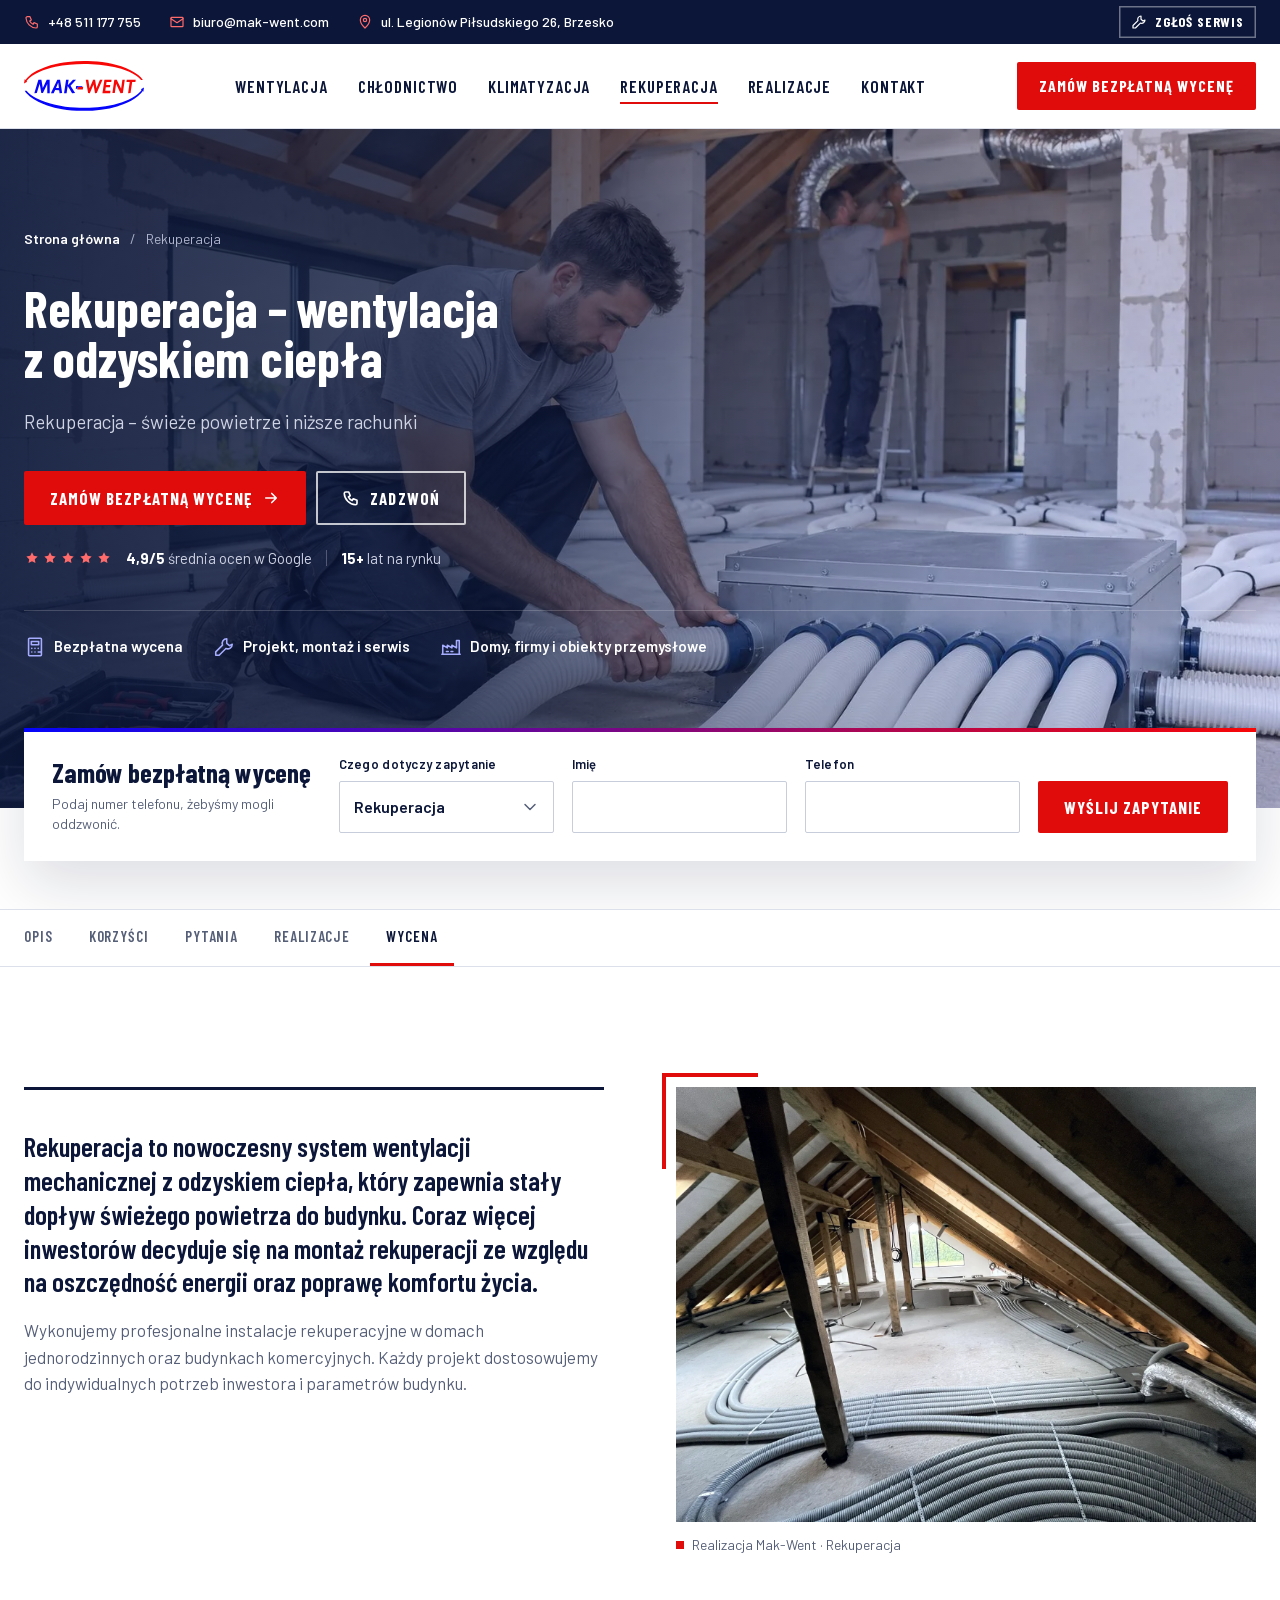
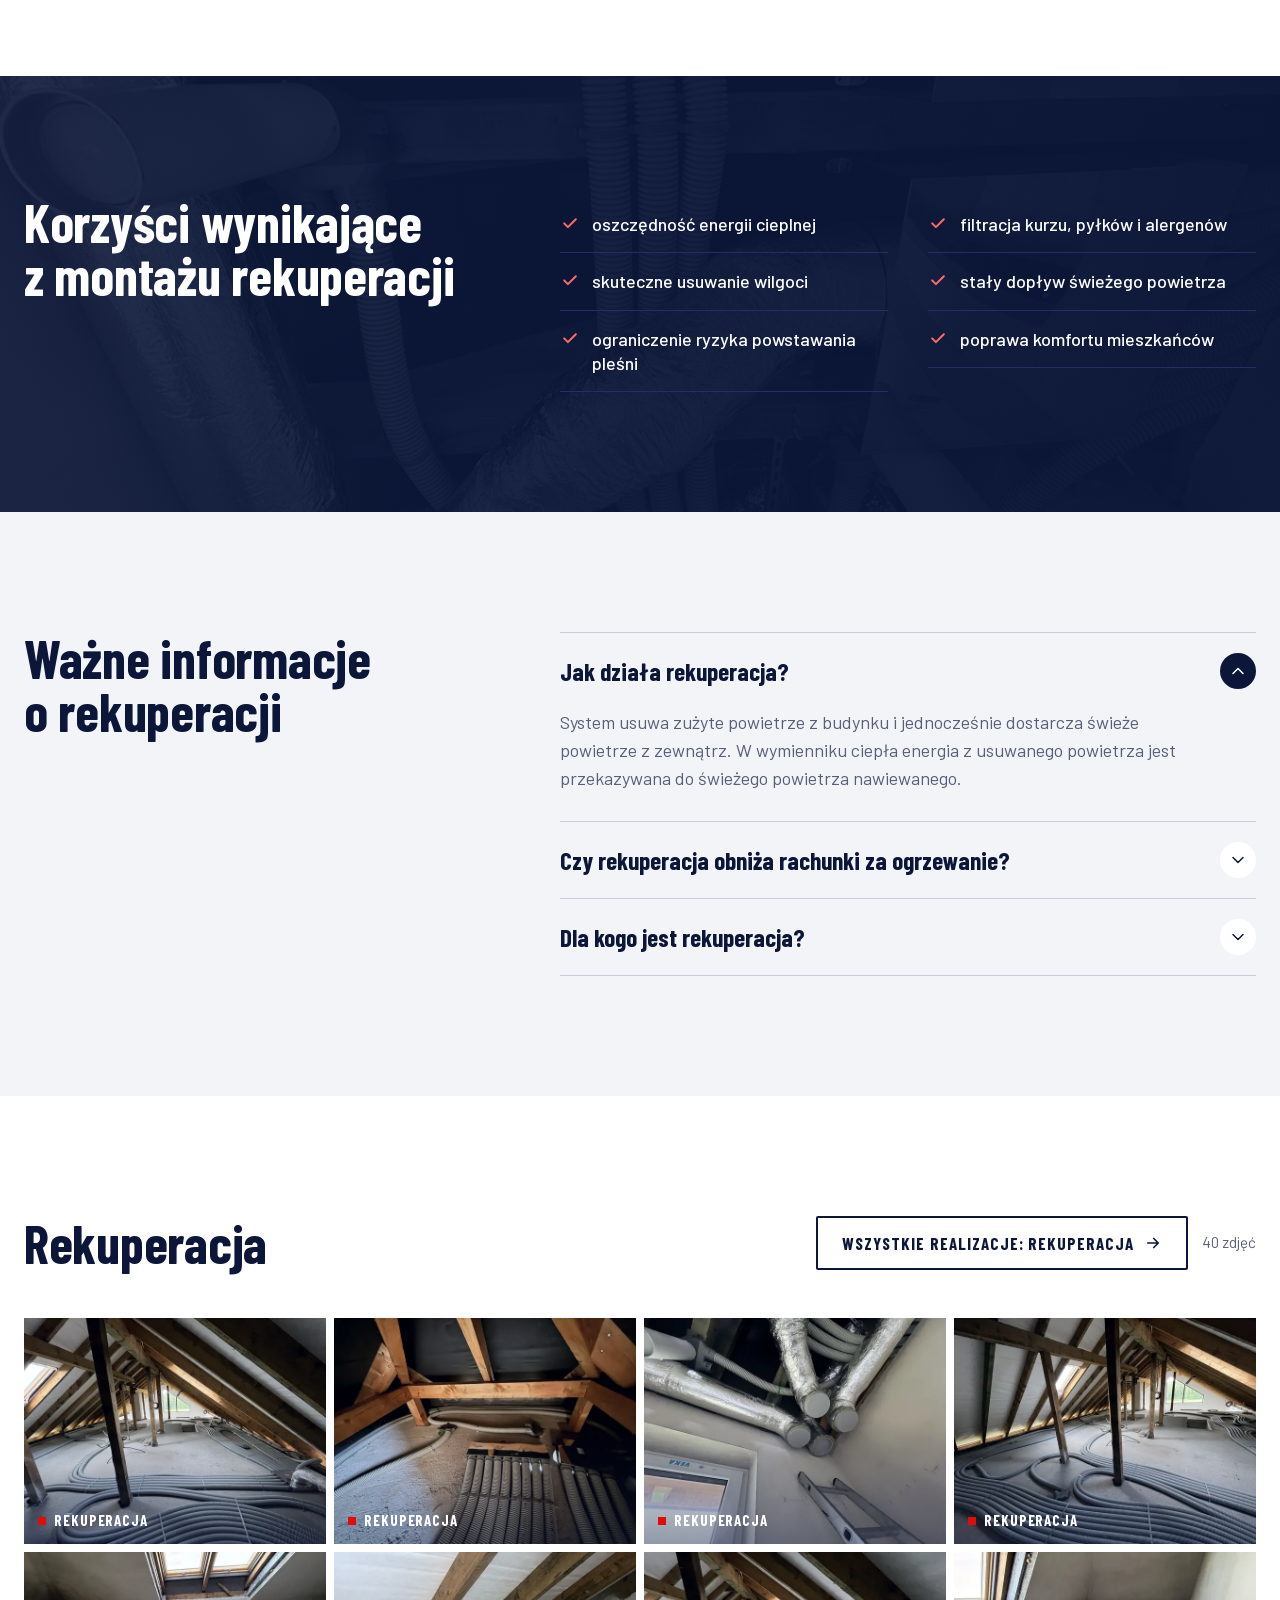
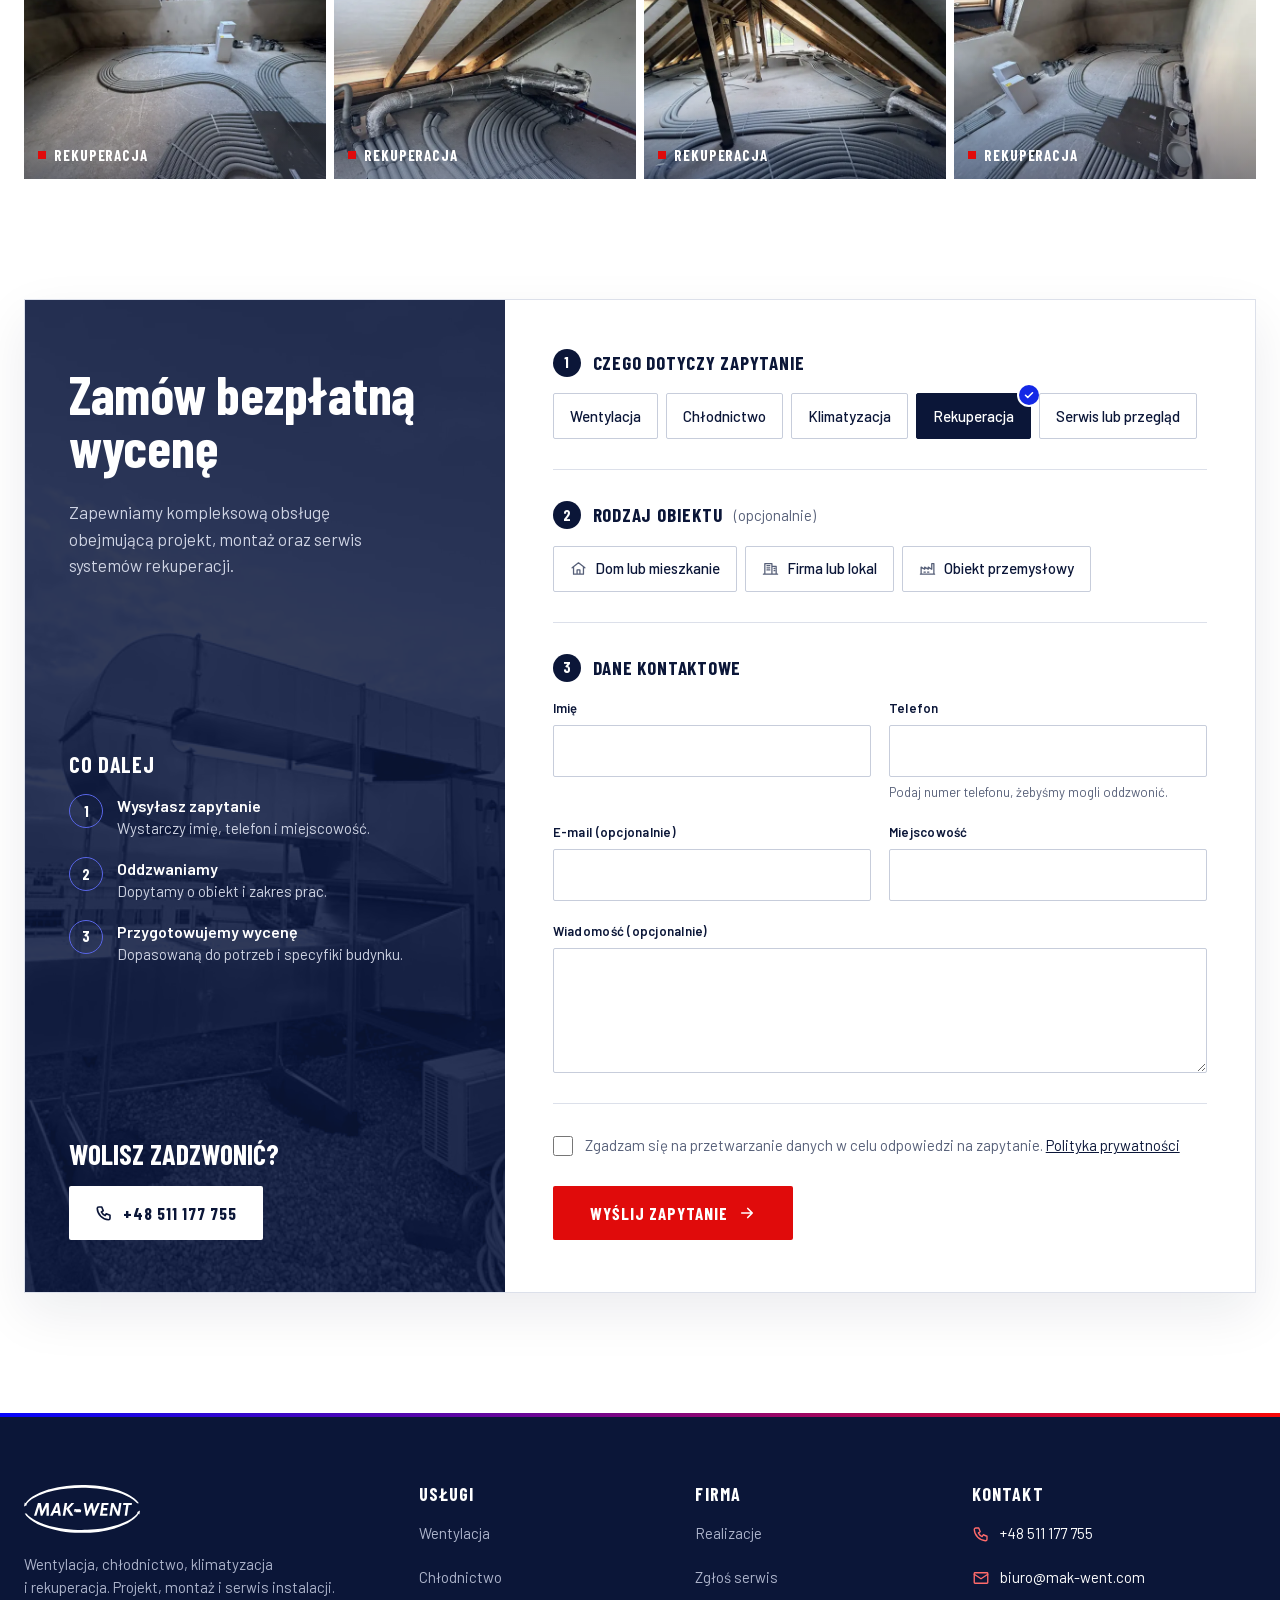
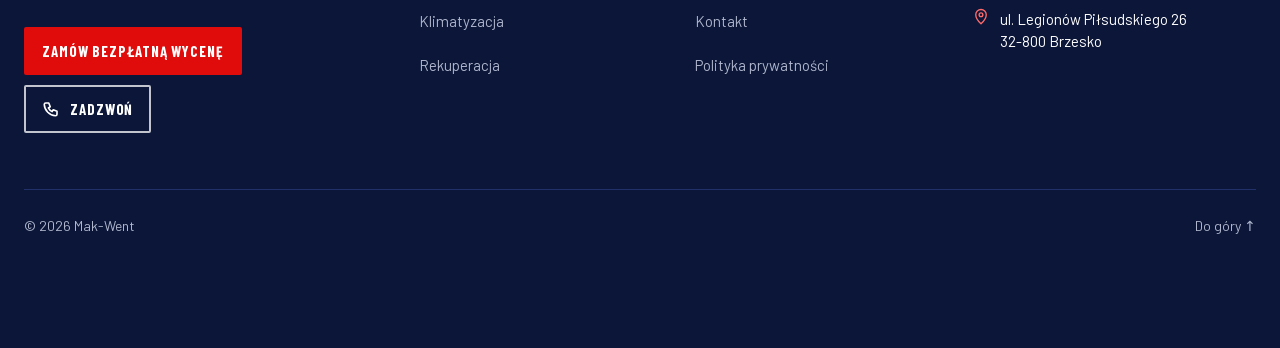
<file: rekuperacja.html>
<!doctype html>
<html lang="pl">
<head>
  <meta name="robots" content="noindex, nofollow">
<meta charset="utf-8">
<meta name="viewport" content="width=device-width, initial-scale=1, viewport-fit=cover">
<title>Rekuperacja · Mak-Went</title>
<meta name="description" content="Rekuperacja – świeże powietrze i niższe rachunki">
<link rel="preload" href="assets/fonts/barlow-condensed-700-latin.woff2" as="font" type="font/woff2" crossorigin>
<link rel="stylesheet" href="assets/fonts/fonts.css">
<link rel="icon" href="assets/img/favicon.svg" type="image/svg+xml">
<link rel="apple-touch-icon" href="assets/img/apple-touch-icon.png">
<link rel="stylesheet" href="assets/tokens.css">
<link rel="stylesheet" href="assets/style.css">
<script>document.documentElement.classList.add('js')</script>
</head>
<body data-usluga="Rekuperacja">
<svg width="0" height="0" style="position:absolute" aria-hidden="true">
  <symbol id="i-tel" viewBox="0 0 24 24"><path d="M5 4h4l2 5-2.5 1.5a11 11 0 0 0 5 5L15 13l5 2v4a2 2 0 0 1-2 2A16 16 0 0 1 3 6a2 2 0 0 1 2-2"/></symbol>
  <symbol id="i-str" viewBox="0 0 24 24"><path d="M5 12h14M13 6l6 6-6 6"/></symbol>
  <symbol id="i-ok" viewBox="0 0 24 24"><path d="M5 12.5l4.5 4.5L19 7.5"/></symbol>
  <symbol id="i-dol" viewBox="0 0 24 24"><path d="M6 9l6 6 6-6"/></symbol>
  <symbol id="i-plus" viewBox="0 0 24 24"><circle cx="11" cy="11" r="7"/><path d="M11 8v6M8 11h6M16 16l4 4"/></symbol>
  <symbol id="i-dom" viewBox="0 0 24 24"><path d="M3 11l9-7 9 7M5 9.5V20h14V9.5M10 20v-6h4v6"/></symbol>
  <symbol id="i-firma" viewBox="0 0 24 24"><path d="M4 20V5h10v15M14 9h6v11M2 20h20M7 8h2M7 11h2M7 14h2M10 8h1M10 11h1M10 14h1M17 12h1M17 15h1"/></symbol>
  <symbol id="i-hala" viewBox="0 0 24 24"><path d="M2 20h20M3 20V10l5 3V10l5 3V10l5 3V5h3v15M7 17h2M12 17h2"/></symbol>
  <symbol id="i-klucz" viewBox="0 0 24 24"><path d="M15 3a5 5 0 0 0-4.6 6.9L3 17.3V21h3.7l7.4-7.4A5 5 0 0 0 21 9l-3 1.5L15 8z"/></symbol>
  <symbol id="i-x" viewBox="0 0 24 24"><path d="M6 6l12 12M18 6L6 18"/></symbol>
  <symbol id="i-menu" viewBox="0 0 24 24"><path d="M4 7h16M4 12h16M4 17h16"/></symbol>
  <symbol id="i-mail" viewBox="0 0 24 24"><rect x="3" y="5" width="18" height="14" rx="1"/><path d="M3 7l9 6 9-6"/></symbol>
  <symbol id="i-pin" viewBox="0 0 24 24"><path d="M12 21s7-6.2 7-12a7 7 0 0 0-14 0c0 5.8 7 12 7 12z"/><circle cx="12" cy="9" r="2.5"/></symbol>
  <symbol id="i-zegar" viewBox="0 0 24 24"><circle cx="12" cy="12" r="9"/><path d="M12 7v5l3 2"/></symbol>
  <symbol id="i-mapa" viewBox="0 0 24 24"><path d="M9 4L3 6v14l6-2 6 2 6-2V4l-6 2-6-2zM9 4v14M15 6v14"/></symbol>
  <symbol id="i-dok" viewBox="0 0 24 24"><path d="M6 3h9l4 4v14H6zM14 3v5h5M9 12h7M9 16h7"/></symbol>
  <symbol id="i-gwiazda" viewBox="0 0 24 24"><path d="M12 3.5l2.6 5.3 5.9.9-4.3 4.1 1 5.8-5.2-2.7-5.2 2.7 1-5.8-4.3-4.1 5.9-.9z"/></symbol>
  <symbol id="i-info" viewBox="0 0 24 24"><circle cx="12" cy="12" r="9"/><path d="M12 11v6M12 7.5v.5"/></symbol>
  <!-- ikony usług z wizytówki klienta (Figma 15:2, 15:5, 15:20, 2:33) -->
  <symbol id="i-u-chlodnictwo" viewBox="0 0 76 78.2288" fill="currentColor" stroke="none"><path d="M50.6011 76.0195C40.6862 79.6133 29.8133 78.7632 20.6774 73.9023C11.2587 68.891 4.50235 60.3143 1.5533 50.1248C-0.999153 41.3062 -0.384938 32.1417 3.24138 23.7258C6.74973 15.5803 12.5624 8.76494 20.413 4.5C31.1068 -1.30861 44.1172 -1.52013 54.9941 4.01799C59.3526 6.23689 63.0827 9.35882 66.2961 13.0055C70.0851 17.305 72.5949 22.3102 74.2891 27.7853C80.3295 47.306 69.8919 69.0272 50.6011 76.0195ZM51.8376 73.0135C61.6326 68.7771 68.7672 60.357 71.9583 50.3303C77.9967 31.3567 67.7788 10.1947 48.5835 4.079C34.9548 -0.263221 20.0876 4.2173 11.0289 15.3037C7.23175 19.951 4.48608 25.4647 3.18036 31.3913C0.37368 44.1149 4.54099 57.2921 13.9251 66.1819C24.0474 75.7714 38.8862 78.6167 51.8397 73.0135H51.8376Z"/><path d="M39.2767 63.5766C39.2665 64.3006 38.5119 64.5406 38.0503 64.5548C37.554 64.5691 36.6774 64.321 36.6652 63.6498L36.5208 56.3341L32.4572 59.6574C31.8817 60.1272 31.1169 60.2635 30.5353 59.8506C29.9536 59.4377 29.8987 58.6791 30.1692 57.892L36.5554 52.5776L36.5778 41.5929L26.6324 47.2754L25.3571 54.8006C25.2127 55.6487 24.6392 56.2426 23.8419 56.1714C22.9715 56.0941 22.4325 55.3579 22.5789 54.4345L23.4067 49.2035L17.5656 52.4922C16.9249 52.8522 16.1276 52.4434 15.8144 51.8373C15.5338 51.2943 15.6558 50.4543 16.3493 50.0455L21.9973 46.7121L16.8781 44.5379C16.0992 44.2064 15.8714 43.3583 16.1663 42.6526C16.4612 41.9468 17.2401 41.6865 18.0171 41.9956L25.1761 44.841L35.0239 39.0852L25.2453 33.4292L17.9459 36.3863C17.2259 36.6528 16.5324 36.4168 16.1683 35.7904C15.8754 35.286 15.9731 34.2305 16.691 33.9213L22.0501 31.6109L16.508 28.4361C15.7249 27.9887 15.487 27.1528 15.8571 26.4633C16.2903 25.6538 17.171 25.5338 17.956 25.9772L23.4372 29.0747L22.5871 23.6464C22.4711 22.9122 22.945 22.3407 23.5308 22.1495C24.1165 21.9584 25.1192 22.1658 25.2534 22.9387L26.6629 30.9621L36.5757 36.6629L36.5839 25.5582L30.4641 20.5835C29.9475 20.071 29.8438 19.3327 30.2099 18.6737C30.4824 18.1856 31.4057 17.7341 32.0301 18.2263L36.5371 21.7896L36.59 15.3281C36.5961 14.5105 36.954 13.8698 37.6842 13.7193C38.3228 13.5892 39.2726 13.9451 39.2807 14.7525L39.3519 21.8974L43.7918 18.3198C44.3673 17.8561 45.2317 18.0046 45.6527 18.4988C46.1266 19.0541 46.1307 19.9144 45.5449 20.494L39.3661 25.5237L39.3336 36.6792L49.2689 30.9418L50.7088 22.8268C51.1237 22.1862 51.7562 21.9075 52.4213 22.1231C53.0274 22.3204 53.4524 22.896 53.3365 23.6342L52.4925 29.0422L58.2279 25.8491C58.9031 25.4728 59.737 25.8226 60.0766 26.445C60.3654 26.9758 60.3227 27.8931 59.6515 28.2815L53.8633 31.615L59.2326 33.9152C59.8793 34.1918 60.0034 35.1498 59.7797 35.6359C59.4665 36.3172 58.7302 36.6548 57.9594 36.4087L50.7535 33.4027L40.8447 39.132L50.7535 44.8654L57.8618 41.9895C58.5899 41.6946 59.3607 41.9244 59.6922 42.5143C60.0542 43.159 59.9342 44.1393 59.1716 44.4647L53.8714 46.7121L59.4726 49.9398C60.1702 50.3425 60.3817 51.1031 60.1539 51.7011C59.8488 52.5004 58.9438 52.8664 58.1933 52.4414L52.5169 49.232L53.3345 54.4081C53.4707 55.2745 53.0518 56.0148 52.2687 56.1694C51.3739 56.3463 50.7332 55.6996 50.5746 54.7925L49.277 47.3161L39.3377 41.6153V52.5471L45.7076 57.7822C46.1571 58.4595 46.0432 59.2486 45.5958 59.6899C44.947 60.3265 44.1456 60.1414 43.4948 59.6208L39.3763 56.328L39.2828 63.5766H39.2767Z"/></symbol>
  <symbol id="i-u-klimatyzacja" viewBox="0 0 76 78.2159" fill="currentColor" stroke="none"><path d="M52.8455 75.0675C36.3853 82.3778 17.203 76.5434 7.11789 61.8558C2.15359 54.6249 -0.385477 46.1376 0.047527 37.2763C0.250815 33.1414 1.04364 29.3562 2.59269 25.5486C4.09296 21.863 5.71926 18.4416 8.13229 15.2195C11.2894 11.0013 15.1945 7.42341 19.8315 4.80709C30.6871 -1.31798 44.0919 -1.64528 55.1772 4.14437C66.2178 9.90962 73.648 20.9807 75.5365 33.2024C78.2281 50.6181 69.0049 67.8955 52.8455 75.0736V75.0675ZM54.1079 71.8962C62.2191 67.6231 68.2405 60.504 71.3895 52.0756C74.5811 43.5294 74.4754 34.5258 71.2939 26.0304C68.4642 18.4741 63.5202 12.1925 56.7629 7.87674C40.8292 -2.29783 19.6079 2.19687 9.03286 17.907C3.06839 26.7663 0.844417 37.1543 3.33876 47.8147C5.26593 56.0581 10.029 63.3947 16.7192 68.5623C27.3857 76.8016 42.0895 78.2287 54.1079 71.8962Z"/><path d="M56.0413 45.2919L21.0188 45.3062C19.3579 45.3062 17.9552 46.4629 17.9288 48.0526L17.8617 52.0106L15.1234 51.9842C13.6618 51.9699 12.314 50.6282 12.316 49.0487L12.3465 28.7443C12.3485 27.2257 13.7939 25.7946 15.3714 25.7946H60.9324C62.5302 25.7925 63.9837 27.2501 63.9858 28.7707L64.0061 49.0385C64.0061 50.6201 62.6684 51.9537 61.1763 51.9801L58.497 52.0289L58.436 48.0526C58.4157 46.7068 57.507 45.6538 56.0392 45.2919H56.0413ZM56.6308 32.9889C57.4582 32.9889 57.7936 32.2388 57.7041 31.7367C57.6147 31.2346 57.198 30.7955 56.5413 30.7975L29.7947 30.8198C29.1767 30.8198 28.9246 31.6716 28.9897 32.0477C29.073 32.5336 29.5081 33.0255 30.1769 33.0235L56.6328 32.9889H56.6308ZM56.7487 39.9759C57.3769 39.9759 57.7204 39.177 57.6777 38.8213C57.631 38.435 57.2447 37.7845 56.6877 37.7825L38.7394 37.7682C38.0767 37.7682 37.6843 38.3049 37.6335 38.803C37.5888 39.236 37.9425 39.9841 38.591 39.9841L56.7487 39.9739V39.9759Z"/><path d="M56.1428 52.0411L20.171 52.033L20.1547 48.6319C20.1527 48.1156 20.4962 47.5505 21.1 47.5505L54.9007 47.5362C55.661 47.5362 56.1977 47.8473 56.1875 48.6502L56.1428 52.0411Z"/><path d="M43.4231 56.9627L32.8969 56.9078C32.3866 56.2796 32.4029 54.8424 33.0453 54.4135L43.3052 54.2834C43.8094 55.1595 43.8358 56.0621 43.4231 56.9607V56.9627Z"/></symbol>
  <symbol id="i-u-wentylacja" viewBox="0 0 76 80.0093" fill="currentColor" stroke="none"><path d="M36.1324 79.9563C28.3082 79.5602 21.3078 76.7202 15.3155 71.9499C9.6062 67.4017 5.38708 61.598 2.73781 54.7925C0.857759 49.9635 -0.0246287 45.0946 0.000522535 39.8988C0.0696884 25.7282 6.72848 12.922 18.8074 5.45841C22.2112 3.35409 25.7721 2.0085 29.7041 1.04437C38.6831 -1.15846 48.075 0.143116 56.1297 4.76256C61.3003 7.72831 65.7312 11.7818 68.9757 16.7974C75.4752 26.8411 77.5858 38.3017 74.7982 50.0222C71.9246 62.1136 63.2538 72.2957 51.8959 77.2379C46.8677 79.4261 41.6656 80.2351 36.1303 79.9563H36.1324ZM53.6208 73.6895C60.7973 69.8665 66.3411 63.9455 69.9293 56.7983C71.4992 53.6691 72.3459 50.6342 72.9642 47.2011C74.6598 37.7652 73.0565 28.2266 68.1583 19.9644C66.0309 16.3782 63.4026 13.3706 60.2608 10.6689C52.6881 4.15683 42.898 1.37134 33.0178 2.86574C26.38 3.86969 20.4254 6.63004 15.3574 11.0315C9.63763 15.9989 5.54008 22.3475 3.65374 29.7482C1.68146 37.4822 1.84495 45.5956 4.61577 53.0927C8.03424 62.34 14.7349 69.8623 23.54 74.2051C32.9004 78.8203 44.2667 78.6736 53.6229 73.6916L53.6208 73.6895Z"/><path d="M49.2948 59.0054C50.0661 54.2036 47.7732 48.7919 42.94 46.9474C46.3333 44.0928 46.8782 39.27 44.1703 35.621C47.9786 32.9403 52.6001 32.5777 56.4755 35.1746C64.0146 40.2258 64.8425 50.7264 58.5337 57.184C56.486 59.2799 53.9604 60.81 50.9485 61.0573C50.3512 61.1055 49.844 60.9127 49.4772 60.5668C49.0161 60.1309 49.1879 59.6656 49.2948 59.0033V59.0054Z"/><path d="M31.4229 56.7585C27.8891 58.8 23.7161 58.7392 20.1823 56.7774C15.4099 54.1302 12.6034 48.947 12.8047 43.4619C12.9032 40.7833 13.6116 38.3373 14.7455 35.992C14.997 35.4722 15.5943 35.2794 16.0261 35.2626C16.613 35.2375 16.9211 35.5456 17.2962 36.013C20.3374 39.7982 25.2964 41.3806 29.9599 39.7877C29.6099 44.3359 32.7286 48.1149 37.107 48.6829C36.1827 52.0112 34.311 54.7758 31.4229 56.7564V56.7585Z"/><path d="M48.1924 19.1176C42.9169 21.8507 40.689 27.4489 41.7516 33.5565C38.1445 31.6471 34.0658 32.3765 31.5675 35.7048C26.139 30.8276 24.3302 22.7247 28.9915 17.0908C34.0868 10.9309 43.4032 11.633 48.773 16.8896C49.4856 17.5876 48.9323 18.7341 48.1945 19.1155L48.1924 19.1176Z"/><path d="M40.9153 35.8683C43.8915 37.7526 44.4742 42.1876 41.7935 44.7299C39.9281 46.501 37.1761 46.7316 35.0613 45.4048C32.8816 44.0383 31.9342 41.4016 32.7265 38.8844C33.263 37.1762 34.443 35.9019 35.8557 35.3422C37.6603 34.6296 39.3664 34.8874 40.9153 35.8683Z"/></symbol>
  <symbol id="i-u-rekuperacja" viewBox="0 0 360.843 382.005" fill="currentColor" stroke="none"><path d="M99.214 361.404C76.004 348.124 56.234 331.194 40.204 310.184C-13.316 240.064 -12.916 143.734 38.504 73.074C52.834 53.374 71.354 37.294 91.794 24.854C159.224 -16.176 244.974 -5.286 301.444 49.254C354.614 100.614 373.794 179.444 352.034 249.914C339.294 291.184 312.704 326.444 277.754 351.234C245.254 374.284 206.544 384.544 166.904 381.474C142.804 379.614 120.654 373.664 99.214 361.394V361.404ZM217.584 365.694C273.104 352.624 319.074 307.384 338.244 254.904C351.264 219.274 352.624 181.484 343.664 144.654C332.704 99.594 304.364 60.694 265.384 36.254C202.774 -2.986 122.104 5.99398 68.784 56.634C51.314 73.224 37.484 91.904 27.514 114.464C8.48401 157.564 5.65399 207.084 21.484 251.744C40.504 305.444 83.214 348.084 137.954 364.394C163.714 372.064 191.074 371.924 217.584 365.684V365.694Z"/><path d="M261.984 158.944L250.464 146.704L179.834 75.964L97.3741 158.504L97.3942 279.174L158.614 279.404L158.654 293.204L91.8342 293.254C88.6242 293.254 83.8141 291.394 83.8041 287.344L83.5142 172.824L72.1741 182.714C69.2741 185.244 64.4041 183.644 62.3641 180.574C60.5441 177.844 60.4242 173.864 63.4542 170.844L173.434 61.254C175.634 59.064 176.864 57.594 179.414 57.564C181.964 57.534 183.994 58.424 185.954 60.374L213.574 87.8739L295.334 169.854C298.474 173.004 300.054 176.584 297.474 180.634C295.514 183.724 290.204 185.594 286.864 182.464L275.784 172.094L275.764 285.394C275.764 289.694 273.204 293.204 268.744 293.204L200.944 293.244L201.094 279.454L261.924 278.964L261.974 158.924L261.984 158.944Z"/><path d="M215.714 259.144L203.624 259.314L203.554 192.844L189.004 192.354L209.344 165.854L230.294 192.474L215.724 192.814L215.714 259.144Z"/><path d="M171.174 233.084L151.144 259.504L130.524 232.544L145.204 232.404L145.284 166.024L156.904 166.004L156.964 232.254L171.174 233.084Z"/></symbol>
  <symbol id="i-powietrze" viewBox="0 0 24 24"><path d="M3 8h11a3 3 0 1 0-3-3M3 12h15a3 3 0 1 1-3 3M3 16h7"/></symbol>
  <symbol id="i-kropla" viewBox="0 0 24 24"><path d="M12 3s6 6.6 6 11a6 6 0 0 1-12 0c0-4.4 6-11 6-11z"/><path d="M9 14.5a3 3 0 0 0 3 3"/></symbol>
  <symbol id="i-tarcza" viewBox="0 0 24 24"><path d="M12 3l7.5 3v5.5c0 4.6-3.2 8.2-7.5 9.5-4.3-1.3-7.5-4.9-7.5-9.5V6z"/><path d="M8.8 12.2l2.2 2.2 4.3-4.4"/></symbol>
  <symbol id="i-komfort" viewBox="0 0 24 24"><path d="M3.5 11L12 4l8.5 7M6 9.5V20h12V9.5"/><path d="M12 17.2s-3-1.8-3-3.8a1.6 1.6 0 0 1 3-.8 1.6 1.6 0 0 1 3 .8c0 2-3 3.8-3 3.8z"/></symbol>
  <symbol id="i-wycena" viewBox="0 0 24 24"><rect x="5" y="2.5" width="14" height="19" rx="1"/><path d="M8 6h8v3.5H8zM8.5 13.5h.01M12 13.5h.01M15.5 13.5h.01M8.5 17.5h.01M12 17.5h.01M15.5 17.5h3"/></symbol>
</svg>
<a class="pomin" href="#tresc">Przejdź do treści</a>
<div class="gora"><div class="wrap">
  <div class="gora-l"><a class="gora-tel" href="tel:+48511177755"><svg class="i" aria-hidden="true"><use href="#i-tel"/></svg><b>+48 511 177 755</b></a><a class="gora-mail" href="mailto:biuro@mak-went.com"><svg class="i" aria-hidden="true"><use href="#i-mail"/></svg>biuro@mak-went.com</a><span class="gora-adres"><svg class="i" aria-hidden="true"><use href="#i-pin"/></svg>ul. Legionów Piłsudskiego 26, Brzesko</span></div>
  <a class="gora-serwis" href="#wycena" data-usluga="Serwis lub przegląd"><svg class="i" aria-hidden="true"><use href="#i-klucz"/></svg>Zgłoś serwis</a>
</div></div>
<header class="naw" id="naw"><div class="wrap">
  <a class="logo" href="index.html" aria-label="Mak-Went, strona główna"><img src="assets/img/logo.svg" alt="Mak-Went" width="120" height="50"></a>
  <nav aria-label="Główna"><ul class="linki"><li><a href="wentylacja.html">Wentylacja</a></li><li><a href="chlodnictwo.html">Chłodnictwo</a></li><li><a href="klimatyzacja.html">Klimatyzacja</a></li><li><a href="rekuperacja.html" aria-current="page">Rekuperacja</a></li><li><a href="realizacje.html">Realizacje</a></li><li><a href="kontakt.html">Kontakt</a></li></ul></nav>
  <div class="naw-p">
    <a class="btn btn-cz cta-naw" href="#wycena">Zamów bezpłatną wycenę</a>
    <a class="ikona tel-m" href="tel:+48511177755" aria-label="Zadzwoń"><svg class="i" aria-hidden="true"><use href="#i-tel"/></svg></a>
    <button class="ikona menu-p" type="button" aria-expanded="false" aria-controls="menu" aria-label="Menu"><svg class="i" aria-hidden="true"><use href="#i-menu"/></svg></button>
  </div>
</div></header>
<div class="menu" id="menu" hidden>
  <ul><li><a href="wentylacja.html">Wentylacja</a></li><li><a href="chlodnictwo.html">Chłodnictwo</a></li><li><a href="klimatyzacja.html">Klimatyzacja</a></li><li><a href="rekuperacja.html" aria-current="page">Rekuperacja</a></li><li><a href="realizacje.html">Realizacje</a></li><li><a href="kontakt.html">Kontakt</a></li></ul>
  <div class="menu-cta"><a class="btn btn-cz" href="#wycena">Zamów bezpłatną wycenę</a><a class="btn btn-bi" href="tel:+48511177755"><svg class="i i-tel" aria-hidden="true"><use href="#i-tel"/></svg>Zadzwoń</a><a class="menu-serwis" href="#wycena" data-usluga="Serwis lub przegląd">Zgłoś serwis</a></div>
</div>
<main id="tresc">
<section class="hero hero--maly hero--formularz">
  <div class="hero-tlo"><picture><img src="assets/img/usl-rekuperacja.webp" alt="" fetchpriority="high"></picture></div>
  <div class="wrap hero-in">
    <nav class="okruchy" aria-label="Jesteś tutaj"><a href="index.html">Strona główna</a><span aria-hidden="true">/</span><span>Rekuperacja</span></nav><h1>Rekuperacja – wentylacja z odzyskiem ciepła</h1>
    <p class="lead">Rekuperacja – świeże powietrze i niższe rachunki</p>
    <div class="hero-cta"><a class="btn btn-cz" href="#wycena">Zamów bezpłatną wycenę<svg class="i" aria-hidden="true"><use href="#i-str"/></svg></a><a class="btn btn-ob-bi" href="tel:+48511177755"><svg class="i i-tel" aria-hidden="true"><use href="#i-tel"/></svg>Zadzwoń</a></div>
    <p class="hero-dowod" data-przyklad><span class="gw" aria-hidden="true"><svg class="i i-gw" aria-hidden="true"><use href="#i-gwiazda"/></svg><svg class="i i-gw" aria-hidden="true"><use href="#i-gwiazda"/></svg><svg class="i i-gw" aria-hidden="true"><use href="#i-gwiazda"/></svg><svg class="i i-gw" aria-hidden="true"><use href="#i-gwiazda"/></svg><svg class="i i-gw" aria-hidden="true"><use href="#i-gwiazda"/></svg></span><span><b>4,9/5</b> średnia ocen w Google</span><span class="sep" aria-hidden="true"></span><span><b>15+</b> lat na rynku</span></p>
    <ul class="zauf"><li><svg class="i" aria-hidden="true"><use href="#i-wycena"/></svg>Bezpłatna wycena</li><li><svg class="i" aria-hidden="true"><use href="#i-klucz"/></svg>Projekt, montaż i serwis</li><li><svg class="i" aria-hidden="true"><use href="#i-hala"/></svg>Domy, firmy i obiekty przemysłowe</li></ul>
  </div>
</section>
<div class="wrap szybka-wrap">
  <form class="szybka" id="szybka" novalidate>
    <div class="sz-tyt"><h2>Zamów bezpłatną wycenę</h2><p>Podaj numer telefonu, żebyśmy mogli oddzwonić.</p></div>
    <label class="pole"><span>Czego dotyczy zapytanie</span>
      <span class="wybor"><select name="usluga"><option value="Wentylacja">Wentylacja</option><option value="Chłodnictwo">Chłodnictwo</option><option value="Klimatyzacja">Klimatyzacja</option><option value="Rekuperacja" selected>Rekuperacja</option><option value="Serwis lub przegląd">Serwis lub przegląd</option></select><svg class="i" aria-hidden="true"><use href="#i-dol"/></svg></span></label>
    <label class="pole"><span>Imię</span><input name="imie" type="text" autocomplete="given-name" required><em class="blad" hidden>Wpisz imię.</em></label>
    <label class="pole"><span>Telefon</span><input name="tel" type="tel" inputmode="tel" autocomplete="tel" required><em class="blad" hidden>Wpisz numer telefonu, najmniej 9 cyfr.</em></label>
    <button class="btn btn-cz" type="submit">Wyślij zapytanie</button>
    <div class="sukces" hidden role="status"><svg class="i" aria-hidden="true"><use href="#i-ok"/></svg><div><b>Dziękujemy, zapytanie dotarło.</b><span>Oddzwonimy na podany numer.</span></div></div>
  </form>
</div>
<nav class="podmenu" aria-label="Na tej stronie"><div class="wrap"><a href="#opis">Opis</a><a href="#korzysci">Korzyści</a><a href="#pytania">Pytania</a><a href="#realizacje">Realizacje</a><a href="#wycena">Wycena</a></div></nav>
<section class="sekcja" id="opis"><div class="wrap wstep">
  <div class="wstep-t" data-pojaw><p>Rekuperacja to nowoczesny system wentylacji mechanicznej z odzyskiem ciepła, który zapewnia stały dopływ świeżego powietrza do budynku. Coraz więcej inwestorów decyduje się na montaż rekuperacji ze względu na oszczędność energii oraz poprawę komfortu życia.</p><p>Wykonujemy profesjonalne instalacje rekuperacyjne w domach jednorodzinnych oraz budynkach komercyjnych. Każdy projekt dostosowujemy do indywidualnych potrzeb inwestora i parametrów budynku.</p></div>
  <figure class="wstep-f" data-pojaw><img src="assets/foto/rek/30.webp" alt="Realizacja: rekuperacja" loading="lazy"><figcaption>Realizacja Mak-Went · Rekuperacja</figcaption></figure>
</div></section>
<section class="sekcja sekcja--ciemna sekcja--foto" id="korzysci"><div class="sek-tlo" aria-hidden="true"><img src="assets/foto/rek/37.webp" alt="" loading="lazy"></div><div class="wrap dwie">
  <div class="gl"><h2>Korzyści wynikające z montażu rekuperacji</h2></div>
  <ul class="lista-ok lista-kol"><li><svg class="i" aria-hidden="true"><use href="#i-ok"/></svg>oszczędność energii cieplnej</li><li><svg class="i" aria-hidden="true"><use href="#i-ok"/></svg>skuteczne usuwanie wilgoci</li><li><svg class="i" aria-hidden="true"><use href="#i-ok"/></svg>ograniczenie ryzyka powstawania pleśni</li><li><svg class="i" aria-hidden="true"><use href="#i-ok"/></svg>filtracja kurzu, pyłków i alergenów</li><li><svg class="i" aria-hidden="true"><use href="#i-ok"/></svg>stały dopływ świeżego powietrza</li><li><svg class="i" aria-hidden="true"><use href="#i-ok"/></svg>poprawa komfortu mieszkańców</li></ul>
</div></section>
<section class="sekcja sekcja--szara" id="pytania"><div class="wrap dwie">
  <div class="gl"><h2>Ważne informacje o rekuperacji</h2></div>
  <div class="faq"><details open><summary>Jak działa rekuperacja?<svg class="i" aria-hidden="true"><use href="#i-dol"/></svg></summary><div class="odp"><p>System usuwa zużyte powietrze z budynku i jednocześnie dostarcza świeże powietrze z zewnątrz. W wymienniku ciepła energia z usuwanego powietrza jest przekazywana do świeżego powietrza nawiewanego.</p></div></details><details><summary>Czy rekuperacja obniża rachunki za ogrzewanie?<svg class="i" aria-hidden="true"><use href="#i-dol"/></svg></summary><div class="odp"><p>Tak. Dzięki odzyskowi ciepła można ograniczyć straty energii i zmniejszyć koszty ogrzewania budynku.</p></div></details><details><summary>Dla kogo jest rekuperacja?<svg class="i" aria-hidden="true"><use href="#i-dol"/></svg></summary><div class="odp"><p>Dla właścicieli nowych domów, budynków energooszczędnych oraz wszystkich osób, które chcą poprawić jakość powietrza i komfort mieszkania.</p></div></details></div>
</div></section>
<section class="sekcja" id="realizacje"><div class="wrap">
  <div class="gl gl--rzad" data-pojaw><div><h2>Rekuperacja</h2></div><div class="gl-akcja"><a class="btn btn-ob" href="realizacje.html?filtr=rek">Wszystkie realizacje: rekuperacja<svg class="i" aria-hidden="true"><use href="#i-str"/></svg></a><span class="galeria-licznik">40 zdjęć</span></div></div>
  <div class="galeria" data-galeria><figure data-k="rek"><button type="button" aria-label="Powiększ: Rekuperacja"><img src="assets/foto/rek/m/29.webp" data-duze="assets/foto/rek/29.webp" alt="Realizacja: rekuperacja" loading="lazy" width="640" height="480"><svg class="i" aria-hidden="true"><use href="#i-plus"/></svg></button><figcaption>Rekuperacja</figcaption></figure><figure data-k="rek"><button type="button" aria-label="Powiększ: Rekuperacja"><img src="assets/foto/rek/m/04.webp" data-duze="assets/foto/rek/04.webp" alt="Realizacja: rekuperacja" loading="lazy" width="640" height="480"><svg class="i" aria-hidden="true"><use href="#i-plus"/></svg></button><figcaption>Rekuperacja</figcaption></figure><figure data-k="rek"><button type="button" aria-label="Powiększ: Rekuperacja"><img src="assets/foto/rek/m/36.webp" data-duze="assets/foto/rek/36.webp" alt="Realizacja: rekuperacja" loading="lazy" width="640" height="480"><svg class="i" aria-hidden="true"><use href="#i-plus"/></svg></button><figcaption>Rekuperacja</figcaption></figure><figure data-k="rek"><button type="button" aria-label="Powiększ: Rekuperacja"><img src="assets/foto/rek/m/28.webp" data-duze="assets/foto/rek/28.webp" alt="Realizacja: rekuperacja" loading="lazy" width="640" height="480"><svg class="i" aria-hidden="true"><use href="#i-plus"/></svg></button><figcaption>Rekuperacja</figcaption></figure><figure data-k="rek"><button type="button" aria-label="Powiększ: Rekuperacja"><img src="assets/foto/rek/m/16.webp" data-duze="assets/foto/rek/16.webp" alt="Realizacja: rekuperacja" loading="lazy" width="640" height="480"><svg class="i" aria-hidden="true"><use href="#i-plus"/></svg></button><figcaption>Rekuperacja</figcaption></figure><figure data-k="rek"><button type="button" aria-label="Powiększ: Rekuperacja"><img src="assets/foto/rek/m/25.webp" data-duze="assets/foto/rek/25.webp" alt="Realizacja: rekuperacja" loading="lazy" width="640" height="480"><svg class="i" aria-hidden="true"><use href="#i-plus"/></svg></button><figcaption>Rekuperacja</figcaption></figure><figure data-k="rek"><button type="button" aria-label="Powiększ: Rekuperacja"><img src="assets/foto/rek/m/30.webp" data-duze="assets/foto/rek/30.webp" alt="Realizacja: rekuperacja" loading="lazy" width="640" height="480"><svg class="i" aria-hidden="true"><use href="#i-plus"/></svg></button><figcaption>Rekuperacja</figcaption></figure><figure data-k="rek"><button type="button" aria-label="Powiększ: Rekuperacja"><img src="assets/foto/rek/m/17.webp" data-duze="assets/foto/rek/17.webp" alt="Realizacja: rekuperacja" loading="lazy" width="640" height="480"><svg class="i" aria-hidden="true"><use href="#i-plus"/></svg></button><figcaption>Rekuperacja</figcaption></figure></div>
  
</div></section>
<section class="wycena" id="wycena">
  <div class="wrap"><div class="siatka">
    <aside class="info" id="kontakt-skrot">
      <img src="assets/img/hero-tlo-m.webp" alt="">
      <div><h2>Zamów bezpłatną wycenę</h2><p>Zapewniamy kompleksową obsługę obejmującą projekt, montaż oraz serwis systemów rekuperacji.</p></div>
      <div class="co-dalej"><h3>Co dalej</h3><ol><li><span>1</span><b>Wysyłasz zapytanie</b>Wystarczy imię, telefon i miejscowość.</li><li><span>2</span><b>Oddzwaniamy</b>Dopytamy o obiekt i zakres prac.</li><li><span>3</span><b>Przygotowujemy wycenę</b>Dopasowaną do potrzeb i specyfiki budynku.</li></ol></div>
      <div class="tel-k"><h3>Wolisz zadzwonić?</h3><a class="btn btn-bi" href="tel:+48511177755"><svg class="i i-tel" aria-hidden="true"><use href="#i-tel"/></svg>+48 511 177 755</a></div>
    </aside>
    <form class="formularz" id="formularz" novalidate>
      <fieldset class="krok" data-wym="usluga">
        <legend><span class="kn">1</span>Czego dotyczy zapytanie</legend>
        <div class="chipy"><label><input type="checkbox" name="usluga" value="Wentylacja"><span><svg class="i" aria-hidden="true"><use href="#i-ok"/></svg>Wentylacja</span></label><label><input type="checkbox" name="usluga" value="Chłodnictwo"><span><svg class="i" aria-hidden="true"><use href="#i-ok"/></svg>Chłodnictwo</span></label><label><input type="checkbox" name="usluga" value="Klimatyzacja"><span><svg class="i" aria-hidden="true"><use href="#i-ok"/></svg>Klimatyzacja</span></label><label><input type="checkbox" name="usluga" value="Rekuperacja" checked><span><svg class="i" aria-hidden="true"><use href="#i-ok"/></svg>Rekuperacja</span></label><label><input type="checkbox" name="usluga" value="Serwis lub przegląd"><span><svg class="i" aria-hidden="true"><use href="#i-ok"/></svg>Serwis lub przegląd</span></label></div>
        <em class="blad" hidden>Wybierz przynajmniej jedną usługę.</em>
      </fieldset>
      <fieldset class="krok">
        <legend><span class="kn">2</span>Rodzaj obiektu <small>(opcjonalnie)</small></legend>
        <div class="chipy"><label><input type="radio" name="obiekt" value="Dom lub mieszkanie"><span><svg class="i" aria-hidden="true"><use href="#i-dom"/></svg>Dom lub mieszkanie</span></label><label><input type="radio" name="obiekt" value="Firma lub lokal"><span><svg class="i" aria-hidden="true"><use href="#i-firma"/></svg>Firma lub lokal</span></label><label><input type="radio" name="obiekt" value="Obiekt przemysłowy"><span><svg class="i" aria-hidden="true"><use href="#i-hala"/></svg>Obiekt przemysłowy</span></label></div>
      </fieldset>
      <fieldset class="krok">
        <legend><span class="kn">3</span>Dane kontaktowe</legend>
        <div class="pola">
          <label class="pole"><span>Imię</span><input name="imie" type="text" autocomplete="given-name" required><em class="blad" hidden>Wpisz imię.</em></label>
          <label class="pole"><span>Telefon</span><input name="tel" type="tel" inputmode="tel" autocomplete="tel" required aria-describedby="tel-pom"><small id="tel-pom">Podaj numer telefonu, żebyśmy mogli oddzwonić.</small><em class="blad" hidden>Wpisz numer telefonu, najmniej 9 cyfr.</em></label>
          <label class="pole"><span>E-mail (opcjonalnie)</span><input name="email" type="email" autocomplete="email"></label>
          <label class="pole"><span>Miejscowość</span><input name="miasto" type="text" autocomplete="address-level2" required><em class="blad" hidden>Wpisz miejscowość.</em></label>
          <label class="pole pelne"><span>Wiadomość (opcjonalnie)</span><textarea name="wiad" rows="4"></textarea></label>
        </div>
      </fieldset>
      <label class="zgoda"><input type="checkbox" name="zgoda" required><span>Zgadzam się na przetwarzanie danych w celu odpowiedzi na zapytanie. <a href="polityka-prywatnosci.html">Polityka prywatności</a></span></label>
      <em class="blad blad-zgoda" hidden>Zaznacz zgodę, żebyśmy mogli odpowiedzieć.</em>
      <button class="btn btn-cz wyslij" type="submit">Wyślij zapytanie<svg class="i" aria-hidden="true"><use href="#i-str"/></svg></button>
      <div class="sukces-duzy" hidden role="status" tabindex="-1"><svg class="i" aria-hidden="true"><use href="#i-ok"/></svg><h3>Dziękujemy, zapytanie dotarło.</h3><p>Oddzwonimy na podany numer.</p></div>
    </form>
  </div></div>
</section>
</main>
<footer class="stopka">
  <div class="wrap siatka">
    <div><a class="logo" href="index.html"><img src="assets/img/logo-biale.svg" alt="Mak-Went" width="116" height="48"></a><p>Wentylacja, chłodnictwo, klimatyzacja i rekuperacja. Projekt, montaż i serwis instalacji.</p>
      <div class="stopka-cta"><a class="btn btn-cz" href="#wycena">Zamów bezpłatną wycenę</a><a class="btn btn-ob-bi" href="tel:+48511177755"><svg class="i i-tel" aria-hidden="true"><use href="#i-tel"/></svg>Zadzwoń</a></div></div>
    <div><h3>Usługi</h3><ul><li><a href="wentylacja.html">Wentylacja</a></li><li><a href="chlodnictwo.html">Chłodnictwo</a></li><li><a href="klimatyzacja.html">Klimatyzacja</a></li><li><a href="rekuperacja.html">Rekuperacja</a></li></ul></div>
    <div><h3>Firma</h3><ul><li><a href="realizacje.html">Realizacje</a></li><li><a href="#wycena" data-usluga="Serwis lub przegląd">Zgłoś serwis</a></li><li><a href="kontakt.html">Kontakt</a></li><li><a href="polityka-prywatnosci.html">Polityka prywatności</a></li></ul></div>
    <div><h3>Kontakt</h3><ul class="stopka-dane"><li><svg class="i" aria-hidden="true"><use href="#i-tel"/></svg><a href="tel:+48511177755">+48 511 177 755</a></li><li><svg class="i" aria-hidden="true"><use href="#i-mail"/></svg><a href="mailto:biuro@mak-went.com">biuro@mak-went.com</a></li><li><svg class="i" aria-hidden="true"><use href="#i-pin"/></svg><span>ul. Legionów Piłsudskiego 26<br>32-800 Brzesko</span></li></ul></div>
  </div>
  <div class="wrap dol"><span>© 2026 Mak-Went</span><a href="#" class="wgore">Do góry ↑</a></div>
</footer>
<div class="akcje" id="akcje" aria-hidden="true">
  <a class="btn btn-gr" href="tel:+48511177755" tabindex="-1"><svg class="i i-tel" aria-hidden="true"><use href="#i-tel"/></svg>Zadzwoń</a>
  <a class="btn btn-cz" href="#wycena" tabindex="-1">Bezpłatna wycena</a>
</div>
<dialog class="lb" id="lb" aria-label="Zdjęcie realizacji">
  <button class="lb-x" type="button" aria-label="Zamknij"><svg class="i" aria-hidden="true"><use href="#i-x"/></svg></button>
  <button class="lb-s lb-p" type="button" aria-label="Poprzednie zdjęcie"><svg class="i" aria-hidden="true"><use href="#i-str"/></svg></button>
  <figure><img alt=""><figcaption></figcaption></figure>
  <button class="lb-s lb-n" type="button" aria-label="Następne zdjęcie"><svg class="i" aria-hidden="true"><use href="#i-str"/></svg></button>
</dialog>
<script src="assets/strona.js"></script>
</body>
</html>
</file>
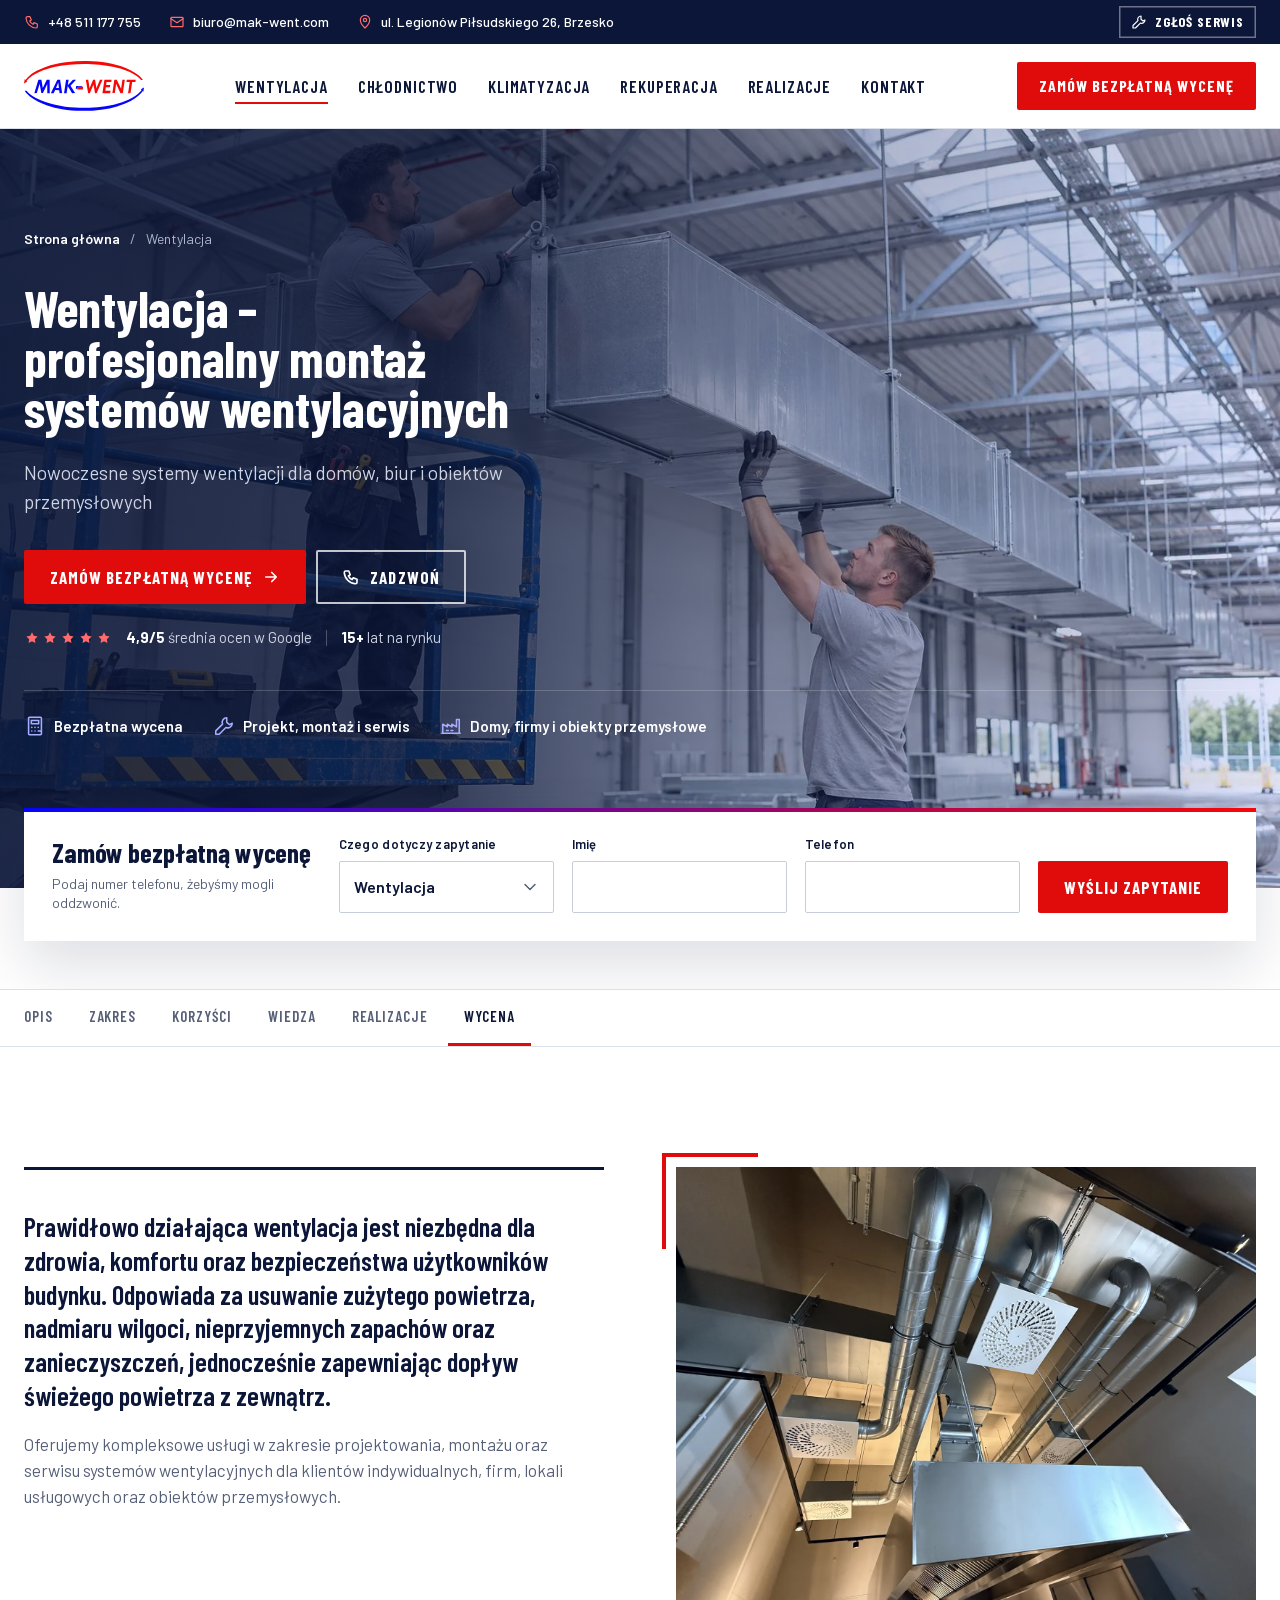
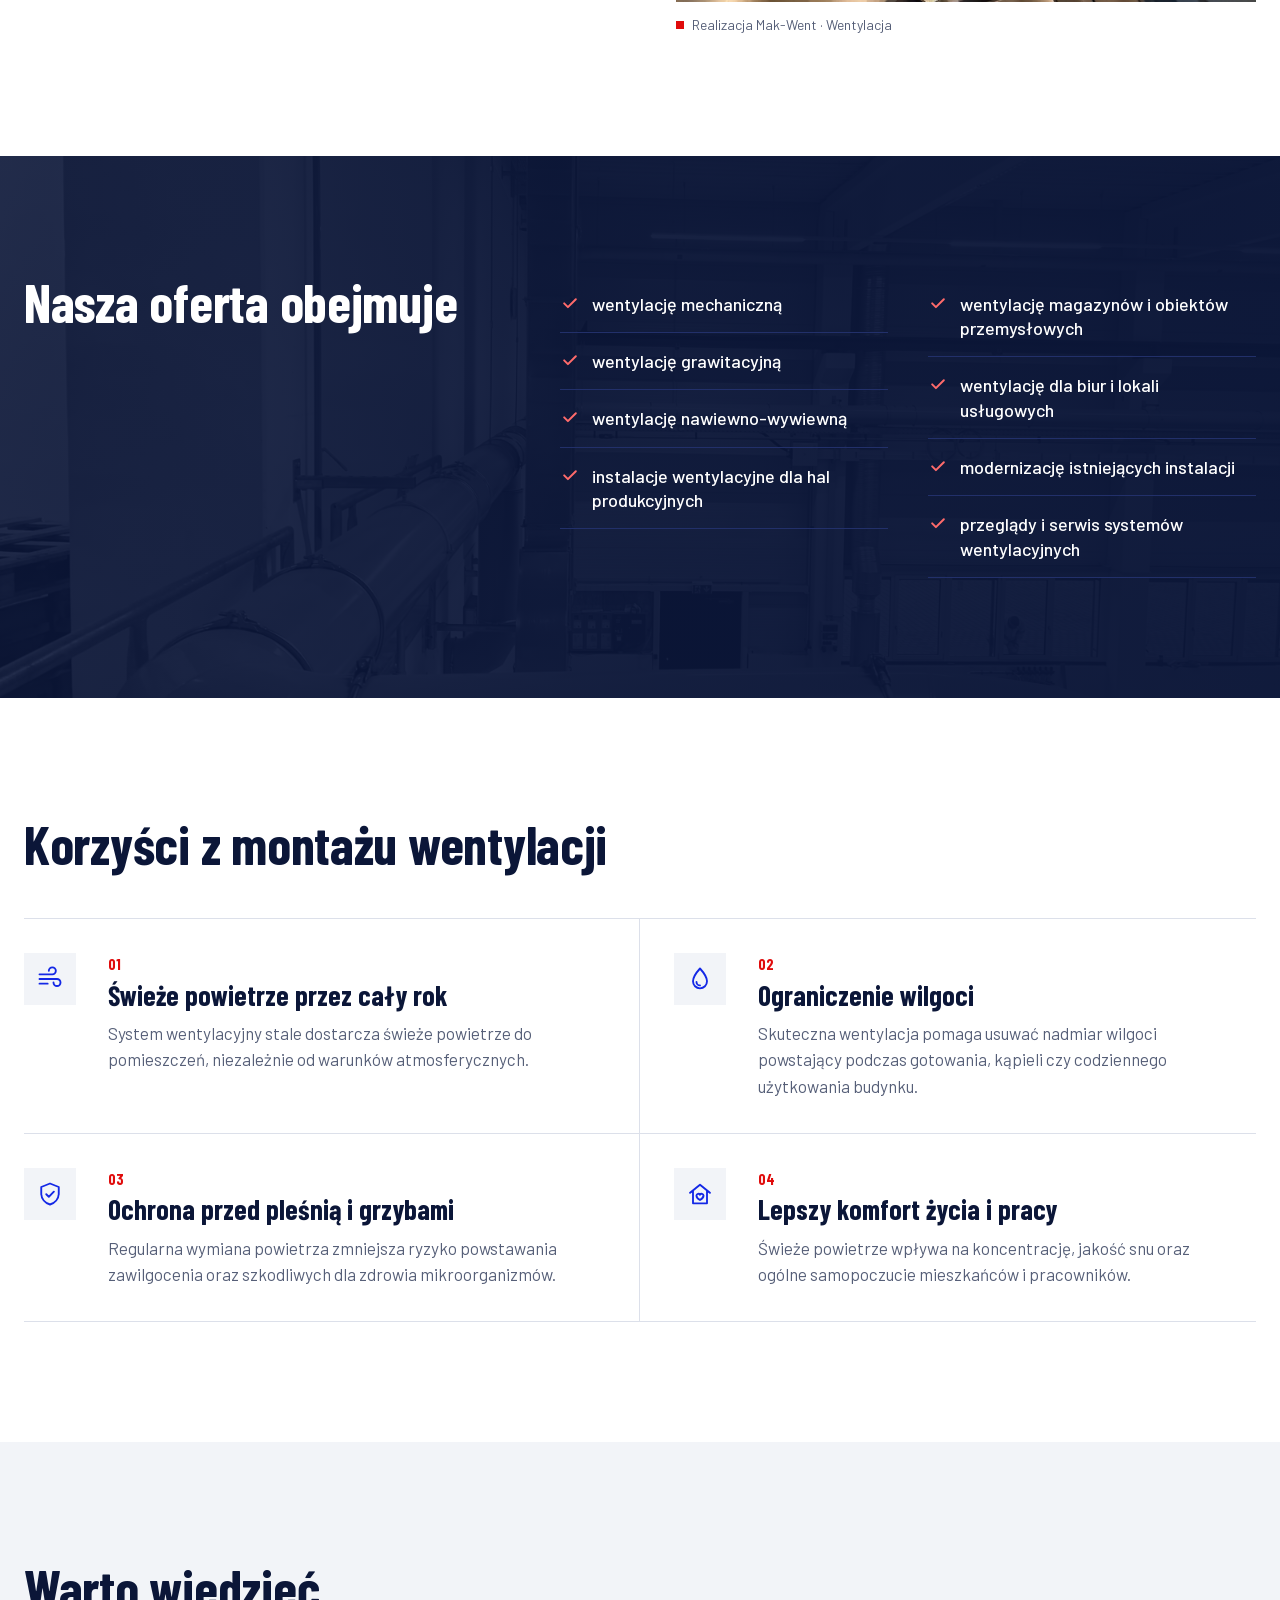
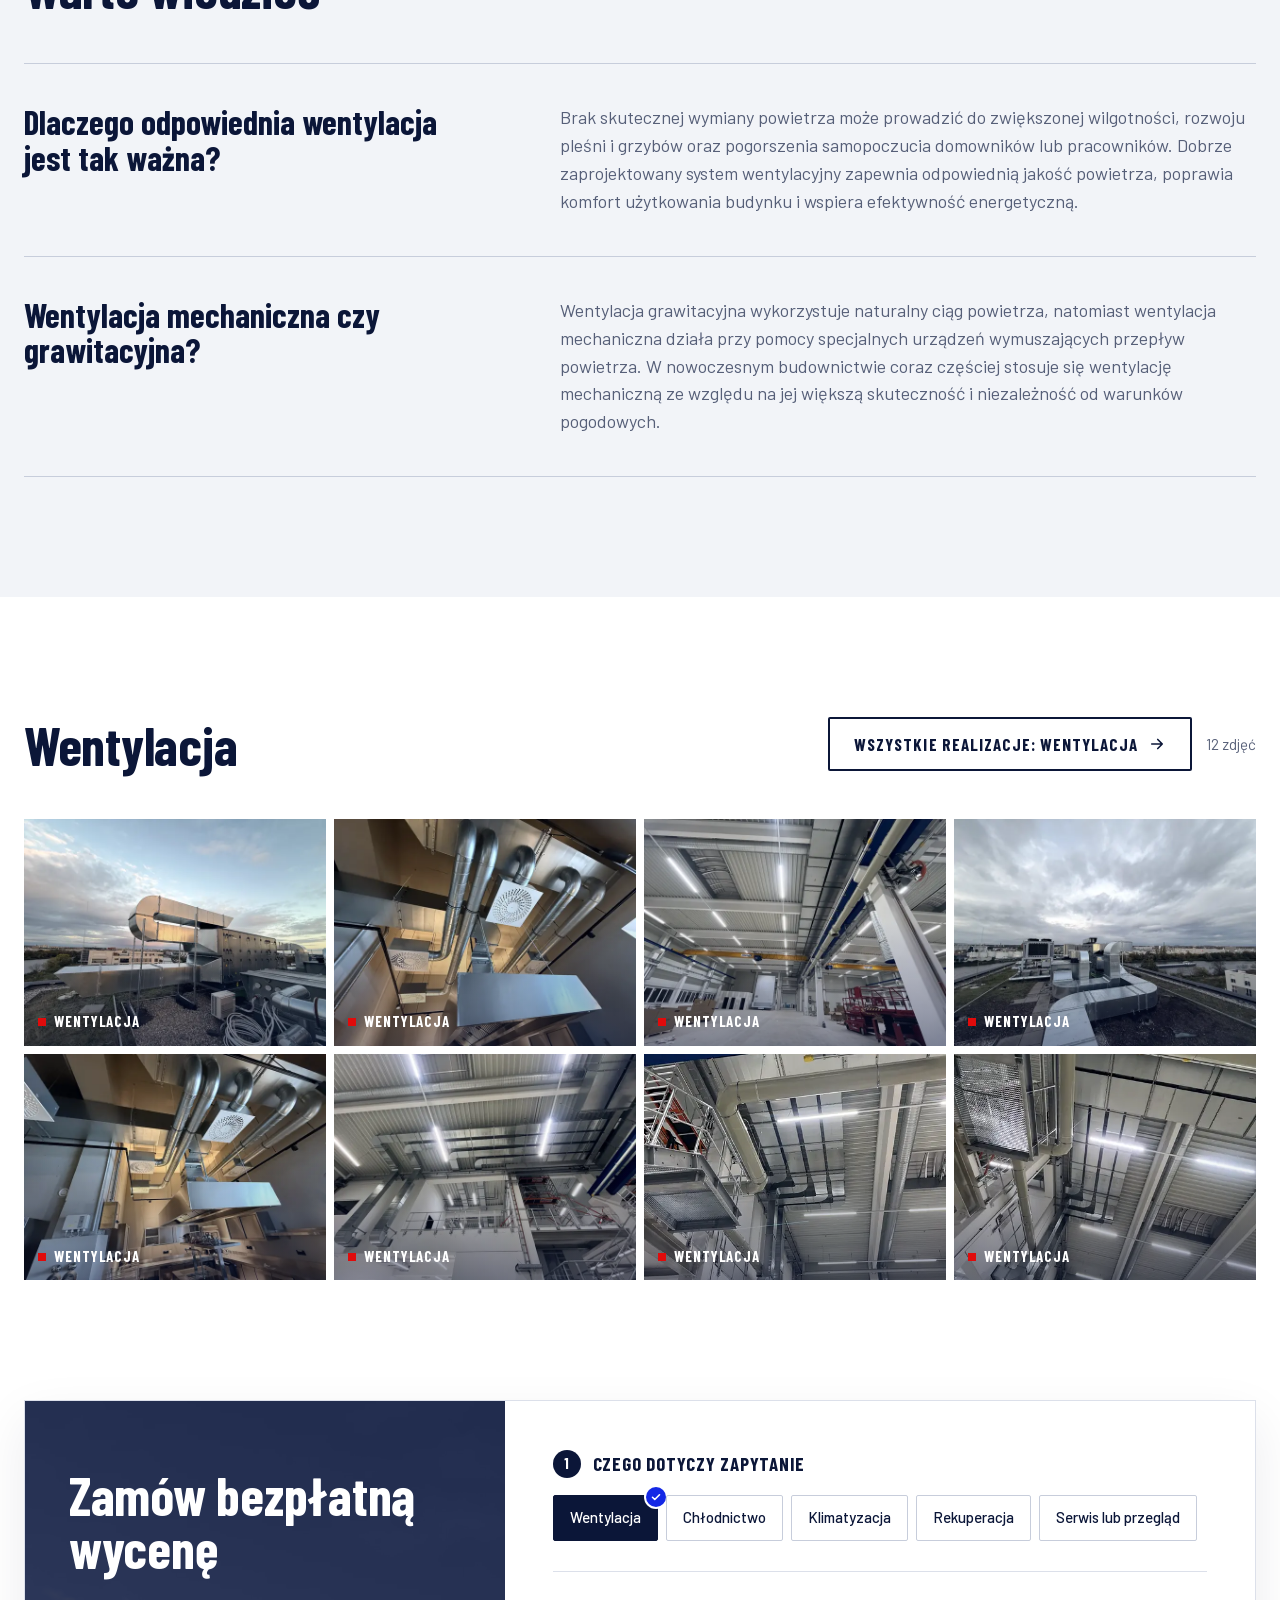
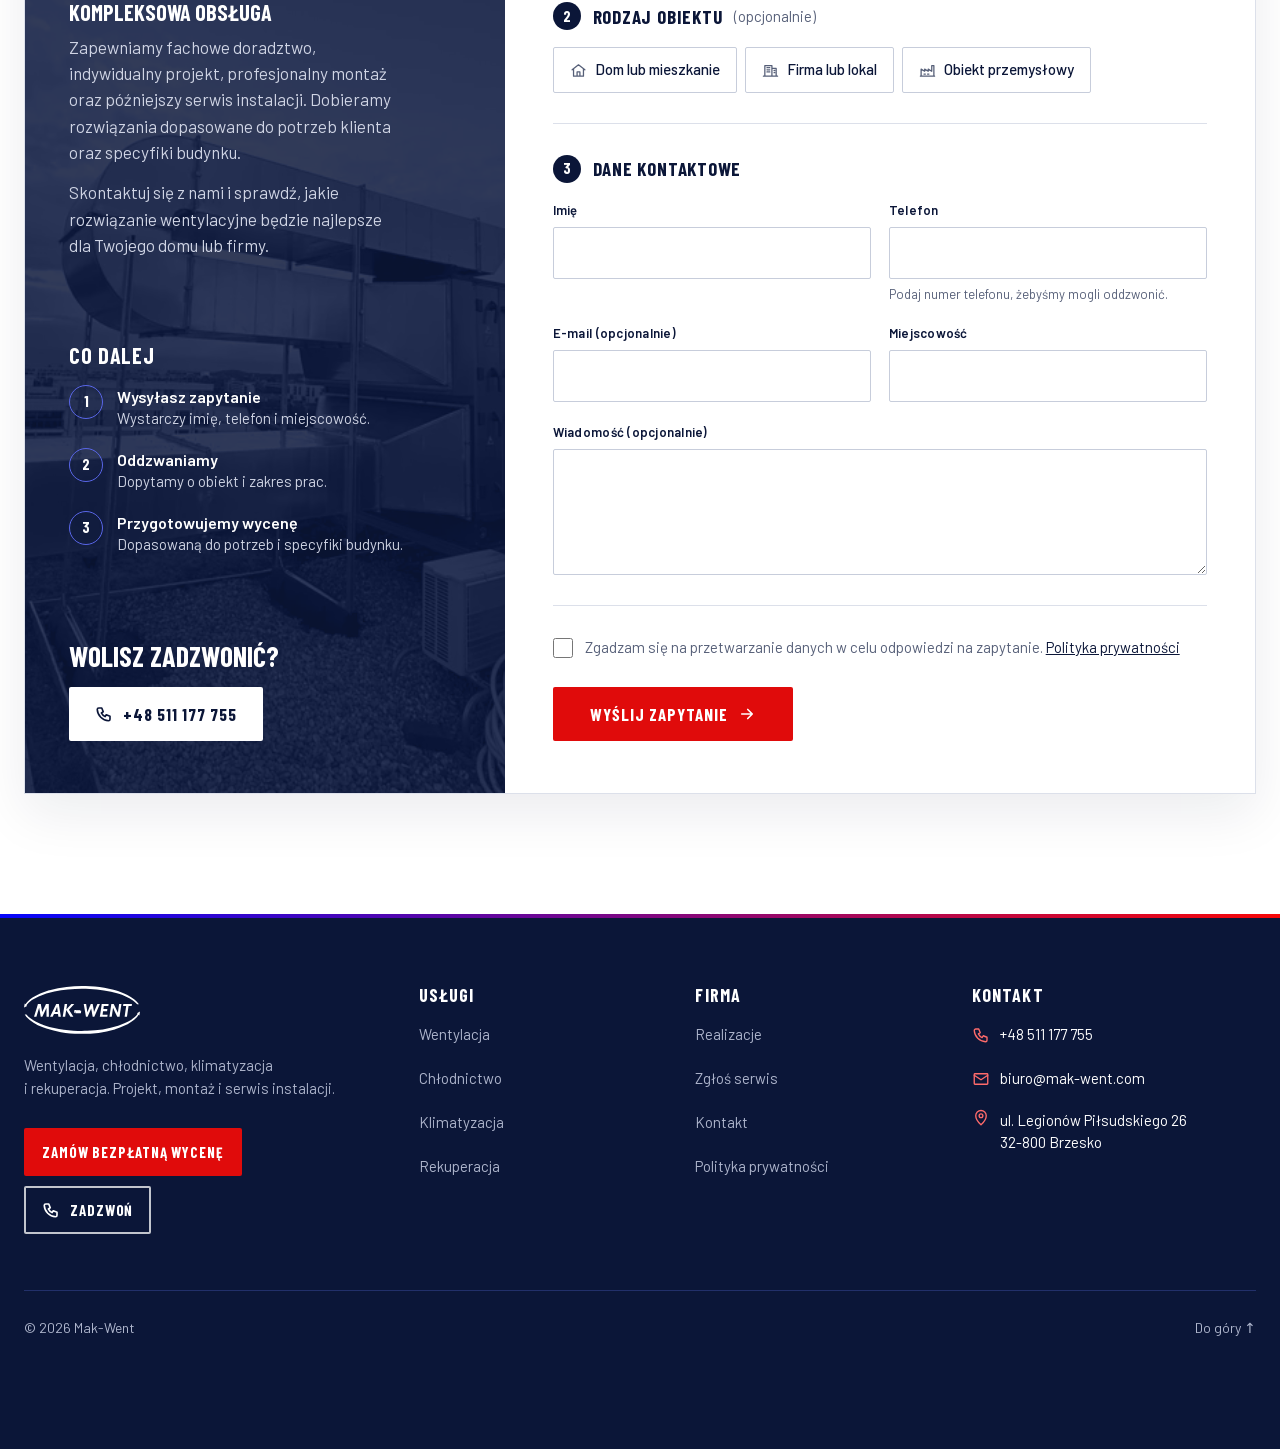
<file: wentylacja.html>
<!doctype html>
<html lang="pl">
<head>
  <meta name="robots" content="noindex, nofollow">
<meta charset="utf-8">
<meta name="viewport" content="width=device-width, initial-scale=1, viewport-fit=cover">
<title>Wentylacja · Mak-Went</title>
<meta name="description" content="Nowoczesne systemy wentylacji dla domów, biur i obiektów przemysłowych">
<link rel="preload" href="assets/fonts/barlow-condensed-700-latin.woff2" as="font" type="font/woff2" crossorigin>
<link rel="stylesheet" href="assets/fonts/fonts.css">
<link rel="icon" href="assets/img/favicon.svg" type="image/svg+xml">
<link rel="apple-touch-icon" href="assets/img/apple-touch-icon.png">
<link rel="stylesheet" href="assets/tokens.css">
<link rel="stylesheet" href="assets/style.css">
<script>document.documentElement.classList.add('js')</script>
</head>
<body data-usluga="Wentylacja">
<svg width="0" height="0" style="position:absolute" aria-hidden="true">
  <symbol id="i-tel" viewBox="0 0 24 24"><path d="M5 4h4l2 5-2.5 1.5a11 11 0 0 0 5 5L15 13l5 2v4a2 2 0 0 1-2 2A16 16 0 0 1 3 6a2 2 0 0 1 2-2"/></symbol>
  <symbol id="i-str" viewBox="0 0 24 24"><path d="M5 12h14M13 6l6 6-6 6"/></symbol>
  <symbol id="i-ok" viewBox="0 0 24 24"><path d="M5 12.5l4.5 4.5L19 7.5"/></symbol>
  <symbol id="i-dol" viewBox="0 0 24 24"><path d="M6 9l6 6 6-6"/></symbol>
  <symbol id="i-plus" viewBox="0 0 24 24"><circle cx="11" cy="11" r="7"/><path d="M11 8v6M8 11h6M16 16l4 4"/></symbol>
  <symbol id="i-dom" viewBox="0 0 24 24"><path d="M3 11l9-7 9 7M5 9.5V20h14V9.5M10 20v-6h4v6"/></symbol>
  <symbol id="i-firma" viewBox="0 0 24 24"><path d="M4 20V5h10v15M14 9h6v11M2 20h20M7 8h2M7 11h2M7 14h2M10 8h1M10 11h1M10 14h1M17 12h1M17 15h1"/></symbol>
  <symbol id="i-hala" viewBox="0 0 24 24"><path d="M2 20h20M3 20V10l5 3V10l5 3V10l5 3V5h3v15M7 17h2M12 17h2"/></symbol>
  <symbol id="i-klucz" viewBox="0 0 24 24"><path d="M15 3a5 5 0 0 0-4.6 6.9L3 17.3V21h3.7l7.4-7.4A5 5 0 0 0 21 9l-3 1.5L15 8z"/></symbol>
  <symbol id="i-x" viewBox="0 0 24 24"><path d="M6 6l12 12M18 6L6 18"/></symbol>
  <symbol id="i-menu" viewBox="0 0 24 24"><path d="M4 7h16M4 12h16M4 17h16"/></symbol>
  <symbol id="i-mail" viewBox="0 0 24 24"><rect x="3" y="5" width="18" height="14" rx="1"/><path d="M3 7l9 6 9-6"/></symbol>
  <symbol id="i-pin" viewBox="0 0 24 24"><path d="M12 21s7-6.2 7-12a7 7 0 0 0-14 0c0 5.8 7 12 7 12z"/><circle cx="12" cy="9" r="2.5"/></symbol>
  <symbol id="i-zegar" viewBox="0 0 24 24"><circle cx="12" cy="12" r="9"/><path d="M12 7v5l3 2"/></symbol>
  <symbol id="i-mapa" viewBox="0 0 24 24"><path d="M9 4L3 6v14l6-2 6 2 6-2V4l-6 2-6-2zM9 4v14M15 6v14"/></symbol>
  <symbol id="i-dok" viewBox="0 0 24 24"><path d="M6 3h9l4 4v14H6zM14 3v5h5M9 12h7M9 16h7"/></symbol>
  <symbol id="i-gwiazda" viewBox="0 0 24 24"><path d="M12 3.5l2.6 5.3 5.9.9-4.3 4.1 1 5.8-5.2-2.7-5.2 2.7 1-5.8-4.3-4.1 5.9-.9z"/></symbol>
  <symbol id="i-info" viewBox="0 0 24 24"><circle cx="12" cy="12" r="9"/><path d="M12 11v6M12 7.5v.5"/></symbol>
  <!-- ikony usług z wizytówki klienta (Figma 15:2, 15:5, 15:20, 2:33) -->
  <symbol id="i-u-chlodnictwo" viewBox="0 0 76 78.2288" fill="currentColor" stroke="none"><path d="M50.6011 76.0195C40.6862 79.6133 29.8133 78.7632 20.6774 73.9023C11.2587 68.891 4.50235 60.3143 1.5533 50.1248C-0.999153 41.3062 -0.384938 32.1417 3.24138 23.7258C6.74973 15.5803 12.5624 8.76494 20.413 4.5C31.1068 -1.30861 44.1172 -1.52013 54.9941 4.01799C59.3526 6.23689 63.0827 9.35882 66.2961 13.0055C70.0851 17.305 72.5949 22.3102 74.2891 27.7853C80.3295 47.306 69.8919 69.0272 50.6011 76.0195ZM51.8376 73.0135C61.6326 68.7771 68.7672 60.357 71.9583 50.3303C77.9967 31.3567 67.7788 10.1947 48.5835 4.079C34.9548 -0.263221 20.0876 4.2173 11.0289 15.3037C7.23175 19.951 4.48608 25.4647 3.18036 31.3913C0.37368 44.1149 4.54099 57.2921 13.9251 66.1819C24.0474 75.7714 38.8862 78.6167 51.8397 73.0135H51.8376Z"/><path d="M39.2767 63.5766C39.2665 64.3006 38.5119 64.5406 38.0503 64.5548C37.554 64.5691 36.6774 64.321 36.6652 63.6498L36.5208 56.3341L32.4572 59.6574C31.8817 60.1272 31.1169 60.2635 30.5353 59.8506C29.9536 59.4377 29.8987 58.6791 30.1692 57.892L36.5554 52.5776L36.5778 41.5929L26.6324 47.2754L25.3571 54.8006C25.2127 55.6487 24.6392 56.2426 23.8419 56.1714C22.9715 56.0941 22.4325 55.3579 22.5789 54.4345L23.4067 49.2035L17.5656 52.4922C16.9249 52.8522 16.1276 52.4434 15.8144 51.8373C15.5338 51.2943 15.6558 50.4543 16.3493 50.0455L21.9973 46.7121L16.8781 44.5379C16.0992 44.2064 15.8714 43.3583 16.1663 42.6526C16.4612 41.9468 17.2401 41.6865 18.0171 41.9956L25.1761 44.841L35.0239 39.0852L25.2453 33.4292L17.9459 36.3863C17.2259 36.6528 16.5324 36.4168 16.1683 35.7904C15.8754 35.286 15.9731 34.2305 16.691 33.9213L22.0501 31.6109L16.508 28.4361C15.7249 27.9887 15.487 27.1528 15.8571 26.4633C16.2903 25.6538 17.171 25.5338 17.956 25.9772L23.4372 29.0747L22.5871 23.6464C22.4711 22.9122 22.945 22.3407 23.5308 22.1495C24.1165 21.9584 25.1192 22.1658 25.2534 22.9387L26.6629 30.9621L36.5757 36.6629L36.5839 25.5582L30.4641 20.5835C29.9475 20.071 29.8438 19.3327 30.2099 18.6737C30.4824 18.1856 31.4057 17.7341 32.0301 18.2263L36.5371 21.7896L36.59 15.3281C36.5961 14.5105 36.954 13.8698 37.6842 13.7193C38.3228 13.5892 39.2726 13.9451 39.2807 14.7525L39.3519 21.8974L43.7918 18.3198C44.3673 17.8561 45.2317 18.0046 45.6527 18.4988C46.1266 19.0541 46.1307 19.9144 45.5449 20.494L39.3661 25.5237L39.3336 36.6792L49.2689 30.9418L50.7088 22.8268C51.1237 22.1862 51.7562 21.9075 52.4213 22.1231C53.0274 22.3204 53.4524 22.896 53.3365 23.6342L52.4925 29.0422L58.2279 25.8491C58.9031 25.4728 59.737 25.8226 60.0766 26.445C60.3654 26.9758 60.3227 27.8931 59.6515 28.2815L53.8633 31.615L59.2326 33.9152C59.8793 34.1918 60.0034 35.1498 59.7797 35.6359C59.4665 36.3172 58.7302 36.6548 57.9594 36.4087L50.7535 33.4027L40.8447 39.132L50.7535 44.8654L57.8618 41.9895C58.5899 41.6946 59.3607 41.9244 59.6922 42.5143C60.0542 43.159 59.9342 44.1393 59.1716 44.4647L53.8714 46.7121L59.4726 49.9398C60.1702 50.3425 60.3817 51.1031 60.1539 51.7011C59.8488 52.5004 58.9438 52.8664 58.1933 52.4414L52.5169 49.232L53.3345 54.4081C53.4707 55.2745 53.0518 56.0148 52.2687 56.1694C51.3739 56.3463 50.7332 55.6996 50.5746 54.7925L49.277 47.3161L39.3377 41.6153V52.5471L45.7076 57.7822C46.1571 58.4595 46.0432 59.2486 45.5958 59.6899C44.947 60.3265 44.1456 60.1414 43.4948 59.6208L39.3763 56.328L39.2828 63.5766H39.2767Z"/></symbol>
  <symbol id="i-u-klimatyzacja" viewBox="0 0 76 78.2159" fill="currentColor" stroke="none"><path d="M52.8455 75.0675C36.3853 82.3778 17.203 76.5434 7.11789 61.8558C2.15359 54.6249 -0.385477 46.1376 0.047527 37.2763C0.250815 33.1414 1.04364 29.3562 2.59269 25.5486C4.09296 21.863 5.71926 18.4416 8.13229 15.2195C11.2894 11.0013 15.1945 7.42341 19.8315 4.80709C30.6871 -1.31798 44.0919 -1.64528 55.1772 4.14437C66.2178 9.90962 73.648 20.9807 75.5365 33.2024C78.2281 50.6181 69.0049 67.8955 52.8455 75.0736V75.0675ZM54.1079 71.8962C62.2191 67.6231 68.2405 60.504 71.3895 52.0756C74.5811 43.5294 74.4754 34.5258 71.2939 26.0304C68.4642 18.4741 63.5202 12.1925 56.7629 7.87674C40.8292 -2.29783 19.6079 2.19687 9.03286 17.907C3.06839 26.7663 0.844417 37.1543 3.33876 47.8147C5.26593 56.0581 10.029 63.3947 16.7192 68.5623C27.3857 76.8016 42.0895 78.2287 54.1079 71.8962Z"/><path d="M56.0413 45.2919L21.0188 45.3062C19.3579 45.3062 17.9552 46.4629 17.9288 48.0526L17.8617 52.0106L15.1234 51.9842C13.6618 51.9699 12.314 50.6282 12.316 49.0487L12.3465 28.7443C12.3485 27.2257 13.7939 25.7946 15.3714 25.7946H60.9324C62.5302 25.7925 63.9837 27.2501 63.9858 28.7707L64.0061 49.0385C64.0061 50.6201 62.6684 51.9537 61.1763 51.9801L58.497 52.0289L58.436 48.0526C58.4157 46.7068 57.507 45.6538 56.0392 45.2919H56.0413ZM56.6308 32.9889C57.4582 32.9889 57.7936 32.2388 57.7041 31.7367C57.6147 31.2346 57.198 30.7955 56.5413 30.7975L29.7947 30.8198C29.1767 30.8198 28.9246 31.6716 28.9897 32.0477C29.073 32.5336 29.5081 33.0255 30.1769 33.0235L56.6328 32.9889H56.6308ZM56.7487 39.9759C57.3769 39.9759 57.7204 39.177 57.6777 38.8213C57.631 38.435 57.2447 37.7845 56.6877 37.7825L38.7394 37.7682C38.0767 37.7682 37.6843 38.3049 37.6335 38.803C37.5888 39.236 37.9425 39.9841 38.591 39.9841L56.7487 39.9739V39.9759Z"/><path d="M56.1428 52.0411L20.171 52.033L20.1547 48.6319C20.1527 48.1156 20.4962 47.5505 21.1 47.5505L54.9007 47.5362C55.661 47.5362 56.1977 47.8473 56.1875 48.6502L56.1428 52.0411Z"/><path d="M43.4231 56.9627L32.8969 56.9078C32.3866 56.2796 32.4029 54.8424 33.0453 54.4135L43.3052 54.2834C43.8094 55.1595 43.8358 56.0621 43.4231 56.9607V56.9627Z"/></symbol>
  <symbol id="i-u-wentylacja" viewBox="0 0 76 80.0093" fill="currentColor" stroke="none"><path d="M36.1324 79.9563C28.3082 79.5602 21.3078 76.7202 15.3155 71.9499C9.6062 67.4017 5.38708 61.598 2.73781 54.7925C0.857759 49.9635 -0.0246287 45.0946 0.000522535 39.8988C0.0696884 25.7282 6.72848 12.922 18.8074 5.45841C22.2112 3.35409 25.7721 2.0085 29.7041 1.04437C38.6831 -1.15846 48.075 0.143116 56.1297 4.76256C61.3003 7.72831 65.7312 11.7818 68.9757 16.7974C75.4752 26.8411 77.5858 38.3017 74.7982 50.0222C71.9246 62.1136 63.2538 72.2957 51.8959 77.2379C46.8677 79.4261 41.6656 80.2351 36.1303 79.9563H36.1324ZM53.6208 73.6895C60.7973 69.8665 66.3411 63.9455 69.9293 56.7983C71.4992 53.6691 72.3459 50.6342 72.9642 47.2011C74.6598 37.7652 73.0565 28.2266 68.1583 19.9644C66.0309 16.3782 63.4026 13.3706 60.2608 10.6689C52.6881 4.15683 42.898 1.37134 33.0178 2.86574C26.38 3.86969 20.4254 6.63004 15.3574 11.0315C9.63763 15.9989 5.54008 22.3475 3.65374 29.7482C1.68146 37.4822 1.84495 45.5956 4.61577 53.0927C8.03424 62.34 14.7349 69.8623 23.54 74.2051C32.9004 78.8203 44.2667 78.6736 53.6229 73.6916L53.6208 73.6895Z"/><path d="M49.2948 59.0054C50.0661 54.2036 47.7732 48.7919 42.94 46.9474C46.3333 44.0928 46.8782 39.27 44.1703 35.621C47.9786 32.9403 52.6001 32.5777 56.4755 35.1746C64.0146 40.2258 64.8425 50.7264 58.5337 57.184C56.486 59.2799 53.9604 60.81 50.9485 61.0573C50.3512 61.1055 49.844 60.9127 49.4772 60.5668C49.0161 60.1309 49.1879 59.6656 49.2948 59.0033V59.0054Z"/><path d="M31.4229 56.7585C27.8891 58.8 23.7161 58.7392 20.1823 56.7774C15.4099 54.1302 12.6034 48.947 12.8047 43.4619C12.9032 40.7833 13.6116 38.3373 14.7455 35.992C14.997 35.4722 15.5943 35.2794 16.0261 35.2626C16.613 35.2375 16.9211 35.5456 17.2962 36.013C20.3374 39.7982 25.2964 41.3806 29.9599 39.7877C29.6099 44.3359 32.7286 48.1149 37.107 48.6829C36.1827 52.0112 34.311 54.7758 31.4229 56.7564V56.7585Z"/><path d="M48.1924 19.1176C42.9169 21.8507 40.689 27.4489 41.7516 33.5565C38.1445 31.6471 34.0658 32.3765 31.5675 35.7048C26.139 30.8276 24.3302 22.7247 28.9915 17.0908C34.0868 10.9309 43.4032 11.633 48.773 16.8896C49.4856 17.5876 48.9323 18.7341 48.1945 19.1155L48.1924 19.1176Z"/><path d="M40.9153 35.8683C43.8915 37.7526 44.4742 42.1876 41.7935 44.7299C39.9281 46.501 37.1761 46.7316 35.0613 45.4048C32.8816 44.0383 31.9342 41.4016 32.7265 38.8844C33.263 37.1762 34.443 35.9019 35.8557 35.3422C37.6603 34.6296 39.3664 34.8874 40.9153 35.8683Z"/></symbol>
  <symbol id="i-u-rekuperacja" viewBox="0 0 360.843 382.005" fill="currentColor" stroke="none"><path d="M99.214 361.404C76.004 348.124 56.234 331.194 40.204 310.184C-13.316 240.064 -12.916 143.734 38.504 73.074C52.834 53.374 71.354 37.294 91.794 24.854C159.224 -16.176 244.974 -5.286 301.444 49.254C354.614 100.614 373.794 179.444 352.034 249.914C339.294 291.184 312.704 326.444 277.754 351.234C245.254 374.284 206.544 384.544 166.904 381.474C142.804 379.614 120.654 373.664 99.214 361.394V361.404ZM217.584 365.694C273.104 352.624 319.074 307.384 338.244 254.904C351.264 219.274 352.624 181.484 343.664 144.654C332.704 99.594 304.364 60.694 265.384 36.254C202.774 -2.986 122.104 5.99398 68.784 56.634C51.314 73.224 37.484 91.904 27.514 114.464C8.48401 157.564 5.65399 207.084 21.484 251.744C40.504 305.444 83.214 348.084 137.954 364.394C163.714 372.064 191.074 371.924 217.584 365.684V365.694Z"/><path d="M261.984 158.944L250.464 146.704L179.834 75.964L97.3741 158.504L97.3942 279.174L158.614 279.404L158.654 293.204L91.8342 293.254C88.6242 293.254 83.8141 291.394 83.8041 287.344L83.5142 172.824L72.1741 182.714C69.2741 185.244 64.4041 183.644 62.3641 180.574C60.5441 177.844 60.4242 173.864 63.4542 170.844L173.434 61.254C175.634 59.064 176.864 57.594 179.414 57.564C181.964 57.534 183.994 58.424 185.954 60.374L213.574 87.8739L295.334 169.854C298.474 173.004 300.054 176.584 297.474 180.634C295.514 183.724 290.204 185.594 286.864 182.464L275.784 172.094L275.764 285.394C275.764 289.694 273.204 293.204 268.744 293.204L200.944 293.244L201.094 279.454L261.924 278.964L261.974 158.924L261.984 158.944Z"/><path d="M215.714 259.144L203.624 259.314L203.554 192.844L189.004 192.354L209.344 165.854L230.294 192.474L215.724 192.814L215.714 259.144Z"/><path d="M171.174 233.084L151.144 259.504L130.524 232.544L145.204 232.404L145.284 166.024L156.904 166.004L156.964 232.254L171.174 233.084Z"/></symbol>
  <symbol id="i-powietrze" viewBox="0 0 24 24"><path d="M3 8h11a3 3 0 1 0-3-3M3 12h15a3 3 0 1 1-3 3M3 16h7"/></symbol>
  <symbol id="i-kropla" viewBox="0 0 24 24"><path d="M12 3s6 6.6 6 11a6 6 0 0 1-12 0c0-4.4 6-11 6-11z"/><path d="M9 14.5a3 3 0 0 0 3 3"/></symbol>
  <symbol id="i-tarcza" viewBox="0 0 24 24"><path d="M12 3l7.5 3v5.5c0 4.6-3.2 8.2-7.5 9.5-4.3-1.3-7.5-4.9-7.5-9.5V6z"/><path d="M8.8 12.2l2.2 2.2 4.3-4.4"/></symbol>
  <symbol id="i-komfort" viewBox="0 0 24 24"><path d="M3.5 11L12 4l8.5 7M6 9.5V20h12V9.5"/><path d="M12 17.2s-3-1.8-3-3.8a1.6 1.6 0 0 1 3-.8 1.6 1.6 0 0 1 3 .8c0 2-3 3.8-3 3.8z"/></symbol>
  <symbol id="i-wycena" viewBox="0 0 24 24"><rect x="5" y="2.5" width="14" height="19" rx="1"/><path d="M8 6h8v3.5H8zM8.5 13.5h.01M12 13.5h.01M15.5 13.5h.01M8.5 17.5h.01M12 17.5h.01M15.5 17.5h3"/></symbol>
</svg>
<a class="pomin" href="#tresc">Przejdź do treści</a>
<div class="gora"><div class="wrap">
  <div class="gora-l"><a class="gora-tel" href="tel:+48511177755"><svg class="i" aria-hidden="true"><use href="#i-tel"/></svg><b>+48 511 177 755</b></a><a class="gora-mail" href="mailto:biuro@mak-went.com"><svg class="i" aria-hidden="true"><use href="#i-mail"/></svg>biuro@mak-went.com</a><span class="gora-adres"><svg class="i" aria-hidden="true"><use href="#i-pin"/></svg>ul. Legionów Piłsudskiego 26, Brzesko</span></div>
  <a class="gora-serwis" href="#wycena" data-usluga="Serwis lub przegląd"><svg class="i" aria-hidden="true"><use href="#i-klucz"/></svg>Zgłoś serwis</a>
</div></div>
<header class="naw" id="naw"><div class="wrap">
  <a class="logo" href="index.html" aria-label="Mak-Went, strona główna"><img src="assets/img/logo.svg" alt="Mak-Went" width="120" height="50"></a>
  <nav aria-label="Główna"><ul class="linki"><li><a href="wentylacja.html" aria-current="page">Wentylacja</a></li><li><a href="chlodnictwo.html">Chłodnictwo</a></li><li><a href="klimatyzacja.html">Klimatyzacja</a></li><li><a href="rekuperacja.html">Rekuperacja</a></li><li><a href="realizacje.html">Realizacje</a></li><li><a href="kontakt.html">Kontakt</a></li></ul></nav>
  <div class="naw-p">
    <a class="btn btn-cz cta-naw" href="#wycena">Zamów bezpłatną wycenę</a>
    <a class="ikona tel-m" href="tel:+48511177755" aria-label="Zadzwoń"><svg class="i" aria-hidden="true"><use href="#i-tel"/></svg></a>
    <button class="ikona menu-p" type="button" aria-expanded="false" aria-controls="menu" aria-label="Menu"><svg class="i" aria-hidden="true"><use href="#i-menu"/></svg></button>
  </div>
</div></header>
<div class="menu" id="menu" hidden>
  <ul><li><a href="wentylacja.html" aria-current="page">Wentylacja</a></li><li><a href="chlodnictwo.html">Chłodnictwo</a></li><li><a href="klimatyzacja.html">Klimatyzacja</a></li><li><a href="rekuperacja.html">Rekuperacja</a></li><li><a href="realizacje.html">Realizacje</a></li><li><a href="kontakt.html">Kontakt</a></li></ul>
  <div class="menu-cta"><a class="btn btn-cz" href="#wycena">Zamów bezpłatną wycenę</a><a class="btn btn-bi" href="tel:+48511177755"><svg class="i i-tel" aria-hidden="true"><use href="#i-tel"/></svg>Zadzwoń</a><a class="menu-serwis" href="#wycena" data-usluga="Serwis lub przegląd">Zgłoś serwis</a></div>
</div>
<main id="tresc">
<section class="hero hero--maly hero--formularz">
  <div class="hero-tlo"><picture><img src="assets/img/usl-wentylacja.webp" alt="" fetchpriority="high"></picture></div>
  <div class="wrap hero-in">
    <nav class="okruchy" aria-label="Jesteś tutaj"><a href="index.html">Strona główna</a><span aria-hidden="true">/</span><span>Wentylacja</span></nav><h1>Wentylacja – profesjonalny montaż systemów wentylacyjnych</h1>
    <p class="lead">Nowoczesne systemy wentylacji dla domów, biur i obiektów przemysłowych</p>
    <div class="hero-cta"><a class="btn btn-cz" href="#wycena">Zamów bezpłatną wycenę<svg class="i" aria-hidden="true"><use href="#i-str"/></svg></a><a class="btn btn-ob-bi" href="tel:+48511177755"><svg class="i i-tel" aria-hidden="true"><use href="#i-tel"/></svg>Zadzwoń</a></div>
    <p class="hero-dowod" data-przyklad><span class="gw" aria-hidden="true"><svg class="i i-gw" aria-hidden="true"><use href="#i-gwiazda"/></svg><svg class="i i-gw" aria-hidden="true"><use href="#i-gwiazda"/></svg><svg class="i i-gw" aria-hidden="true"><use href="#i-gwiazda"/></svg><svg class="i i-gw" aria-hidden="true"><use href="#i-gwiazda"/></svg><svg class="i i-gw" aria-hidden="true"><use href="#i-gwiazda"/></svg></span><span><b>4,9/5</b> średnia ocen w Google</span><span class="sep" aria-hidden="true"></span><span><b>15+</b> lat na rynku</span></p>
    <ul class="zauf"><li><svg class="i" aria-hidden="true"><use href="#i-wycena"/></svg>Bezpłatna wycena</li><li><svg class="i" aria-hidden="true"><use href="#i-klucz"/></svg>Projekt, montaż i serwis</li><li><svg class="i" aria-hidden="true"><use href="#i-hala"/></svg>Domy, firmy i obiekty przemysłowe</li></ul>
  </div>
</section>
<div class="wrap szybka-wrap">
  <form class="szybka" id="szybka" novalidate>
    <div class="sz-tyt"><h2>Zamów bezpłatną wycenę</h2><p>Podaj numer telefonu, żebyśmy mogli oddzwonić.</p></div>
    <label class="pole"><span>Czego dotyczy zapytanie</span>
      <span class="wybor"><select name="usluga"><option value="Wentylacja" selected>Wentylacja</option><option value="Chłodnictwo">Chłodnictwo</option><option value="Klimatyzacja">Klimatyzacja</option><option value="Rekuperacja">Rekuperacja</option><option value="Serwis lub przegląd">Serwis lub przegląd</option></select><svg class="i" aria-hidden="true"><use href="#i-dol"/></svg></span></label>
    <label class="pole"><span>Imię</span><input name="imie" type="text" autocomplete="given-name" required><em class="blad" hidden>Wpisz imię.</em></label>
    <label class="pole"><span>Telefon</span><input name="tel" type="tel" inputmode="tel" autocomplete="tel" required><em class="blad" hidden>Wpisz numer telefonu, najmniej 9 cyfr.</em></label>
    <button class="btn btn-cz" type="submit">Wyślij zapytanie</button>
    <div class="sukces" hidden role="status"><svg class="i" aria-hidden="true"><use href="#i-ok"/></svg><div><b>Dziękujemy, zapytanie dotarło.</b><span>Oddzwonimy na podany numer.</span></div></div>
  </form>
</div>
<nav class="podmenu" aria-label="Na tej stronie"><div class="wrap"><a href="#opis">Opis</a><a href="#zakres">Zakres</a><a href="#korzysci">Korzyści</a><a href="#wiedza">Wiedza</a><a href="#realizacje">Realizacje</a><a href="#wycena">Wycena</a></div></nav>
<section class="sekcja" id="opis"><div class="wrap wstep">
  <div class="wstep-t" data-pojaw><p>Prawidłowo działająca wentylacja jest niezbędna dla zdrowia, komfortu oraz bezpieczeństwa użytkowników budynku. Odpowiada za usuwanie zużytego powietrza, nadmiaru wilgoci, nieprzyjemnych zapachów oraz zanieczyszczeń, jednocześnie zapewniając dopływ świeżego powietrza z zewnątrz.</p><p>Oferujemy kompleksowe usługi w zakresie projektowania, montażu oraz serwisu systemów wentylacyjnych dla klientów indywidualnych, firm, lokali usługowych oraz obiektów przemysłowych.</p></div>
  <figure class="wstep-f" data-pojaw><img src="assets/foto/wen/03.webp" alt="Realizacja: wentylacja" loading="lazy"><figcaption>Realizacja Mak-Went · Wentylacja</figcaption></figure>
</div></section>
<section class="sekcja sekcja--ciemna sekcja--foto" id="zakres"><div class="sek-tlo" aria-hidden="true"><img src="assets/foto/wen/09.webp" alt="" loading="lazy"></div><div class="wrap dwie">
  <div class="gl"><h2>Nasza oferta obejmuje</h2></div>
  <ul class="lista-ok lista-kol"><li><svg class="i" aria-hidden="true"><use href="#i-ok"/></svg>wentylację mechaniczną</li><li><svg class="i" aria-hidden="true"><use href="#i-ok"/></svg>wentylację grawitacyjną</li><li><svg class="i" aria-hidden="true"><use href="#i-ok"/></svg>wentylację nawiewno-wywiewną</li><li><svg class="i" aria-hidden="true"><use href="#i-ok"/></svg>instalacje wentylacyjne dla hal produkcyjnych</li><li><svg class="i" aria-hidden="true"><use href="#i-ok"/></svg>wentylację magazynów i obiektów przemysłowych</li><li><svg class="i" aria-hidden="true"><use href="#i-ok"/></svg>wentylację dla biur i lokali usługowych</li><li><svg class="i" aria-hidden="true"><use href="#i-ok"/></svg>modernizację istniejących instalacji</li><li><svg class="i" aria-hidden="true"><use href="#i-ok"/></svg>przeglądy i serwis systemów wentylacyjnych</li></ul>
</div></section>
<section class="sekcja" id="korzysci"><div class="wrap">
  <div class="gl" data-pojaw><h2>Korzyści z montażu wentylacji</h2></div>
  <div class="wiersze wiersze--ik" data-pojaw><div><span class="wi-ik"><svg class="i" aria-hidden="true"><use href="#i-powietrze"/></svg></span><span class="nr">01</span><h3>Świeże powietrze przez cały rok</h3><p>System wentylacyjny stale dostarcza świeże powietrze do pomieszczeń, niezależnie od warunków atmosferycznych.</p></div><div><span class="wi-ik"><svg class="i" aria-hidden="true"><use href="#i-kropla"/></svg></span><span class="nr">02</span><h3>Ograniczenie wilgoci</h3><p>Skuteczna wentylacja pomaga usuwać nadmiar wilgoci powstający podczas gotowania, kąpieli czy codziennego użytkowania budynku.</p></div><div><span class="wi-ik"><svg class="i" aria-hidden="true"><use href="#i-tarcza"/></svg></span><span class="nr">03</span><h3>Ochrona przed pleśnią i grzybami</h3><p>Regularna wymiana powietrza zmniejsza ryzyko powstawania zawilgocenia oraz szkodliwych dla zdrowia mikroorganizmów.</p></div><div><span class="wi-ik"><svg class="i" aria-hidden="true"><use href="#i-komfort"/></svg></span><span class="nr">04</span><h3>Lepszy komfort życia i pracy</h3><p>Świeże powietrze wpływa na koncentrację, jakość snu oraz ogólne samopoczucie mieszkańców i pracowników.</p></div></div>
</div></section>
<section class="sekcja sekcja--szara" id="wiedza"><div class="wrap">
  <div class="gl" data-pojaw><h2>Warto wiedzieć</h2></div>
  <div class="bloki"><div><h3>Dlaczego odpowiednia wentylacja jest tak ważna?</h3><p>Brak skutecznej wymiany powietrza może prowadzić do zwiększonej wilgotności, rozwoju pleśni i grzybów oraz pogorszenia samopoczucia domowników lub pracowników. Dobrze zaprojektowany system wentylacyjny zapewnia odpowiednią jakość powietrza, poprawia komfort użytkowania budynku i wspiera efektywność energetyczną.</p></div><div><h3>Wentylacja mechaniczna czy grawitacyjna?</h3><p>Wentylacja grawitacyjna wykorzystuje naturalny ciąg powietrza, natomiast wentylacja mechaniczna działa przy pomocy specjalnych urządzeń wymuszających przepływ powietrza. W nowoczesnym budownictwie coraz częściej stosuje się wentylację mechaniczną ze względu na jej większą skuteczność i niezależność od warunków pogodowych.</p></div></div>
</div></section>
<section class="sekcja" id="realizacje"><div class="wrap">
  <div class="gl gl--rzad" data-pojaw><div><h2>Wentylacja</h2></div><div class="gl-akcja"><a class="btn btn-ob" href="realizacje.html?filtr=wen">Wszystkie realizacje: wentylacja<svg class="i" aria-hidden="true"><use href="#i-str"/></svg></a><span class="galeria-licznik">12 zdjęć</span></div></div>
  <div class="galeria" data-galeria><figure data-k="wen"><button type="button" aria-label="Powiększ: Wentylacja"><img src="assets/foto/wen/m/01.webp" data-duze="assets/foto/wen/01.webp" alt="Realizacja: wentylacja" loading="lazy" width="640" height="480"><svg class="i" aria-hidden="true"><use href="#i-plus"/></svg></button><figcaption>Wentylacja</figcaption></figure><figure data-k="wen"><button type="button" aria-label="Powiększ: Wentylacja"><img src="assets/foto/wen/m/03.webp" data-duze="assets/foto/wen/03.webp" alt="Realizacja: wentylacja" loading="lazy" width="640" height="480"><svg class="i" aria-hidden="true"><use href="#i-plus"/></svg></button><figcaption>Wentylacja</figcaption></figure><figure data-k="wen"><button type="button" aria-label="Powiększ: Wentylacja"><img src="assets/foto/wen/m/08.webp" data-duze="assets/foto/wen/08.webp" alt="Realizacja: wentylacja" loading="lazy" width="640" height="480"><svg class="i" aria-hidden="true"><use href="#i-plus"/></svg></button><figcaption>Wentylacja</figcaption></figure><figure data-k="wen"><button type="button" aria-label="Powiększ: Wentylacja"><img src="assets/foto/wen/m/02.webp" data-duze="assets/foto/wen/02.webp" alt="Realizacja: wentylacja" loading="lazy" width="640" height="480"><svg class="i" aria-hidden="true"><use href="#i-plus"/></svg></button><figcaption>Wentylacja</figcaption></figure><figure data-k="wen"><button type="button" aria-label="Powiększ: Wentylacja"><img src="assets/foto/wen/m/04.webp" data-duze="assets/foto/wen/04.webp" alt="Realizacja: wentylacja" loading="lazy" width="640" height="480"><svg class="i" aria-hidden="true"><use href="#i-plus"/></svg></button><figcaption>Wentylacja</figcaption></figure><figure data-k="wen"><button type="button" aria-label="Powiększ: Wentylacja"><img src="assets/foto/wen/m/05.webp" data-duze="assets/foto/wen/05.webp" alt="Realizacja: wentylacja" loading="lazy" width="640" height="480"><svg class="i" aria-hidden="true"><use href="#i-plus"/></svg></button><figcaption>Wentylacja</figcaption></figure><figure data-k="wen"><button type="button" aria-label="Powiększ: Wentylacja"><img src="assets/foto/wen/m/06.webp" data-duze="assets/foto/wen/06.webp" alt="Realizacja: wentylacja" loading="lazy" width="640" height="480"><svg class="i" aria-hidden="true"><use href="#i-plus"/></svg></button><figcaption>Wentylacja</figcaption></figure><figure data-k="wen"><button type="button" aria-label="Powiększ: Wentylacja"><img src="assets/foto/wen/m/07.webp" data-duze="assets/foto/wen/07.webp" alt="Realizacja: wentylacja" loading="lazy" width="640" height="480"><svg class="i" aria-hidden="true"><use href="#i-plus"/></svg></button><figcaption>Wentylacja</figcaption></figure></div>
  
</div></section>
<section class="wycena" id="wycena">
  <div class="wrap"><div class="siatka">
    <aside class="info" id="kontakt-skrot">
      <img src="assets/img/hero-tlo-m.webp" alt="">
      <div><h2>Zamów bezpłatną wycenę</h2><h3>Kompleksowa obsługa</h3><p>Zapewniamy fachowe doradztwo, indywidualny projekt, profesjonalny montaż oraz późniejszy serwis instalacji. Dobieramy rozwiązania dopasowane do potrzeb klienta oraz specyfiki budynku.</p><p>Skontaktuj się z nami i sprawdź, jakie rozwiązanie wentylacyjne będzie najlepsze dla Twojego domu lub firmy.</p></div>
      <div class="co-dalej"><h3>Co dalej</h3><ol><li><span>1</span><b>Wysyłasz zapytanie</b>Wystarczy imię, telefon i miejscowość.</li><li><span>2</span><b>Oddzwaniamy</b>Dopytamy o obiekt i zakres prac.</li><li><span>3</span><b>Przygotowujemy wycenę</b>Dopasowaną do potrzeb i specyfiki budynku.</li></ol></div>
      <div class="tel-k"><h3>Wolisz zadzwonić?</h3><a class="btn btn-bi" href="tel:+48511177755"><svg class="i i-tel" aria-hidden="true"><use href="#i-tel"/></svg>+48 511 177 755</a></div>
    </aside>
    <form class="formularz" id="formularz" novalidate>
      <fieldset class="krok" data-wym="usluga">
        <legend><span class="kn">1</span>Czego dotyczy zapytanie</legend>
        <div class="chipy"><label><input type="checkbox" name="usluga" value="Wentylacja" checked><span><svg class="i" aria-hidden="true"><use href="#i-ok"/></svg>Wentylacja</span></label><label><input type="checkbox" name="usluga" value="Chłodnictwo"><span><svg class="i" aria-hidden="true"><use href="#i-ok"/></svg>Chłodnictwo</span></label><label><input type="checkbox" name="usluga" value="Klimatyzacja"><span><svg class="i" aria-hidden="true"><use href="#i-ok"/></svg>Klimatyzacja</span></label><label><input type="checkbox" name="usluga" value="Rekuperacja"><span><svg class="i" aria-hidden="true"><use href="#i-ok"/></svg>Rekuperacja</span></label><label><input type="checkbox" name="usluga" value="Serwis lub przegląd"><span><svg class="i" aria-hidden="true"><use href="#i-ok"/></svg>Serwis lub przegląd</span></label></div>
        <em class="blad" hidden>Wybierz przynajmniej jedną usługę.</em>
      </fieldset>
      <fieldset class="krok">
        <legend><span class="kn">2</span>Rodzaj obiektu <small>(opcjonalnie)</small></legend>
        <div class="chipy"><label><input type="radio" name="obiekt" value="Dom lub mieszkanie"><span><svg class="i" aria-hidden="true"><use href="#i-dom"/></svg>Dom lub mieszkanie</span></label><label><input type="radio" name="obiekt" value="Firma lub lokal"><span><svg class="i" aria-hidden="true"><use href="#i-firma"/></svg>Firma lub lokal</span></label><label><input type="radio" name="obiekt" value="Obiekt przemysłowy"><span><svg class="i" aria-hidden="true"><use href="#i-hala"/></svg>Obiekt przemysłowy</span></label></div>
      </fieldset>
      <fieldset class="krok">
        <legend><span class="kn">3</span>Dane kontaktowe</legend>
        <div class="pola">
          <label class="pole"><span>Imię</span><input name="imie" type="text" autocomplete="given-name" required><em class="blad" hidden>Wpisz imię.</em></label>
          <label class="pole"><span>Telefon</span><input name="tel" type="tel" inputmode="tel" autocomplete="tel" required aria-describedby="tel-pom"><small id="tel-pom">Podaj numer telefonu, żebyśmy mogli oddzwonić.</small><em class="blad" hidden>Wpisz numer telefonu, najmniej 9 cyfr.</em></label>
          <label class="pole"><span>E-mail (opcjonalnie)</span><input name="email" type="email" autocomplete="email"></label>
          <label class="pole"><span>Miejscowość</span><input name="miasto" type="text" autocomplete="address-level2" required><em class="blad" hidden>Wpisz miejscowość.</em></label>
          <label class="pole pelne"><span>Wiadomość (opcjonalnie)</span><textarea name="wiad" rows="4"></textarea></label>
        </div>
      </fieldset>
      <label class="zgoda"><input type="checkbox" name="zgoda" required><span>Zgadzam się na przetwarzanie danych w celu odpowiedzi na zapytanie. <a href="polityka-prywatnosci.html">Polityka prywatności</a></span></label>
      <em class="blad blad-zgoda" hidden>Zaznacz zgodę, żebyśmy mogli odpowiedzieć.</em>
      <button class="btn btn-cz wyslij" type="submit">Wyślij zapytanie<svg class="i" aria-hidden="true"><use href="#i-str"/></svg></button>
      <div class="sukces-duzy" hidden role="status" tabindex="-1"><svg class="i" aria-hidden="true"><use href="#i-ok"/></svg><h3>Dziękujemy, zapytanie dotarło.</h3><p>Oddzwonimy na podany numer.</p></div>
    </form>
  </div></div>
</section>
</main>
<footer class="stopka">
  <div class="wrap siatka">
    <div><a class="logo" href="index.html"><img src="assets/img/logo-biale.svg" alt="Mak-Went" width="116" height="48"></a><p>Wentylacja, chłodnictwo, klimatyzacja i rekuperacja. Projekt, montaż i serwis instalacji.</p>
      <div class="stopka-cta"><a class="btn btn-cz" href="#wycena">Zamów bezpłatną wycenę</a><a class="btn btn-ob-bi" href="tel:+48511177755"><svg class="i i-tel" aria-hidden="true"><use href="#i-tel"/></svg>Zadzwoń</a></div></div>
    <div><h3>Usługi</h3><ul><li><a href="wentylacja.html">Wentylacja</a></li><li><a href="chlodnictwo.html">Chłodnictwo</a></li><li><a href="klimatyzacja.html">Klimatyzacja</a></li><li><a href="rekuperacja.html">Rekuperacja</a></li></ul></div>
    <div><h3>Firma</h3><ul><li><a href="realizacje.html">Realizacje</a></li><li><a href="#wycena" data-usluga="Serwis lub przegląd">Zgłoś serwis</a></li><li><a href="kontakt.html">Kontakt</a></li><li><a href="polityka-prywatnosci.html">Polityka prywatności</a></li></ul></div>
    <div><h3>Kontakt</h3><ul class="stopka-dane"><li><svg class="i" aria-hidden="true"><use href="#i-tel"/></svg><a href="tel:+48511177755">+48 511 177 755</a></li><li><svg class="i" aria-hidden="true"><use href="#i-mail"/></svg><a href="mailto:biuro@mak-went.com">biuro@mak-went.com</a></li><li><svg class="i" aria-hidden="true"><use href="#i-pin"/></svg><span>ul. Legionów Piłsudskiego 26<br>32-800 Brzesko</span></li></ul></div>
  </div>
  <div class="wrap dol"><span>© 2026 Mak-Went</span><a href="#" class="wgore">Do góry ↑</a></div>
</footer>
<div class="akcje" id="akcje" aria-hidden="true">
  <a class="btn btn-gr" href="tel:+48511177755" tabindex="-1"><svg class="i i-tel" aria-hidden="true"><use href="#i-tel"/></svg>Zadzwoń</a>
  <a class="btn btn-cz" href="#wycena" tabindex="-1">Bezpłatna wycena</a>
</div>
<dialog class="lb" id="lb" aria-label="Zdjęcie realizacji">
  <button class="lb-x" type="button" aria-label="Zamknij"><svg class="i" aria-hidden="true"><use href="#i-x"/></svg></button>
  <button class="lb-s lb-p" type="button" aria-label="Poprzednie zdjęcie"><svg class="i" aria-hidden="true"><use href="#i-str"/></svg></button>
  <figure><img alt=""><figcaption></figcaption></figure>
  <button class="lb-s lb-n" type="button" aria-label="Następne zdjęcie"><svg class="i" aria-hidden="true"><use href="#i-str"/></svg></button>
</dialog>
<script src="assets/strona.js"></script>
</body>
</html>
</file>
<file: assets/fonts/fonts.css>
/* Barlow i Barlow Condensed (SIL OFL), pliki lokalnie zamiast Google Fonts: RODO, 2026-11-16 */
@font-face {
  font-family: 'Barlow';
  font-style: normal;
  font-weight: 400;
  font-display: swap;
  src: url(barlow-400-latin-ext.woff2) format('woff2');
  unicode-range: U+0100-02BA, U+02BD-02C5, U+02C7-02CC, U+02CE-02D7, U+02DD-02FF, U+0304, U+0308, U+0329, U+1D00-1DBF, U+1E00-1E9F, U+1EF2-1EFF, U+2020, U+20A0-20AB, U+20AD-20C4, U+2113, U+2C60-2C7F, U+A720-A7FF;
}
@font-face {
  font-family: 'Barlow';
  font-style: normal;
  font-weight: 400;
  font-display: swap;
  src: url(barlow-400-latin.woff2) format('woff2');
  unicode-range: U+0000-00FF, U+0131, U+0152-0153, U+02BB-02BC, U+02C6, U+02DA, U+02DC, U+0304, U+0308, U+0329, U+2000-206F, U+20AC, U+2122, U+2191, U+2193, U+2212, U+2215, U+FEFF, U+FFFD;
}
@font-face {
  font-family: 'Barlow';
  font-style: normal;
  font-weight: 500;
  font-display: swap;
  src: url(barlow-500-latin-ext.woff2) format('woff2');
  unicode-range: U+0100-02BA, U+02BD-02C5, U+02C7-02CC, U+02CE-02D7, U+02DD-02FF, U+0304, U+0308, U+0329, U+1D00-1DBF, U+1E00-1E9F, U+1EF2-1EFF, U+2020, U+20A0-20AB, U+20AD-20C4, U+2113, U+2C60-2C7F, U+A720-A7FF;
}
@font-face {
  font-family: 'Barlow';
  font-style: normal;
  font-weight: 500;
  font-display: swap;
  src: url(barlow-500-latin.woff2) format('woff2');
  unicode-range: U+0000-00FF, U+0131, U+0152-0153, U+02BB-02BC, U+02C6, U+02DA, U+02DC, U+0304, U+0308, U+0329, U+2000-206F, U+20AC, U+2122, U+2191, U+2193, U+2212, U+2215, U+FEFF, U+FFFD;
}
@font-face {
  font-family: 'Barlow';
  font-style: normal;
  font-weight: 600;
  font-display: swap;
  src: url(barlow-600-latin-ext.woff2) format('woff2');
  unicode-range: U+0100-02BA, U+02BD-02C5, U+02C7-02CC, U+02CE-02D7, U+02DD-02FF, U+0304, U+0308, U+0329, U+1D00-1DBF, U+1E00-1E9F, U+1EF2-1EFF, U+2020, U+20A0-20AB, U+20AD-20C4, U+2113, U+2C60-2C7F, U+A720-A7FF;
}
@font-face {
  font-family: 'Barlow';
  font-style: normal;
  font-weight: 600;
  font-display: swap;
  src: url(barlow-600-latin.woff2) format('woff2');
  unicode-range: U+0000-00FF, U+0131, U+0152-0153, U+02BB-02BC, U+02C6, U+02DA, U+02DC, U+0304, U+0308, U+0329, U+2000-206F, U+20AC, U+2122, U+2191, U+2193, U+2212, U+2215, U+FEFF, U+FFFD;
}
@font-face {
  font-family: 'Barlow';
  font-style: normal;
  font-weight: 700;
  font-display: swap;
  src: url(barlow-700-latin-ext.woff2) format('woff2');
  unicode-range: U+0100-02BA, U+02BD-02C5, U+02C7-02CC, U+02CE-02D7, U+02DD-02FF, U+0304, U+0308, U+0329, U+1D00-1DBF, U+1E00-1E9F, U+1EF2-1EFF, U+2020, U+20A0-20AB, U+20AD-20C4, U+2113, U+2C60-2C7F, U+A720-A7FF;
}
@font-face {
  font-family: 'Barlow';
  font-style: normal;
  font-weight: 700;
  font-display: swap;
  src: url(barlow-700-latin.woff2) format('woff2');
  unicode-range: U+0000-00FF, U+0131, U+0152-0153, U+02BB-02BC, U+02C6, U+02DA, U+02DC, U+0304, U+0308, U+0329, U+2000-206F, U+20AC, U+2122, U+2191, U+2193, U+2212, U+2215, U+FEFF, U+FFFD;
}
@font-face {
  font-family: 'Barlow Condensed';
  font-style: normal;
  font-weight: 500;
  font-display: swap;
  src: url(barlow-condensed-500-latin-ext.woff2) format('woff2');
  unicode-range: U+0100-02BA, U+02BD-02C5, U+02C7-02CC, U+02CE-02D7, U+02DD-02FF, U+0304, U+0308, U+0329, U+1D00-1DBF, U+1E00-1E9F, U+1EF2-1EFF, U+2020, U+20A0-20AB, U+20AD-20C4, U+2113, U+2C60-2C7F, U+A720-A7FF;
}
@font-face {
  font-family: 'Barlow Condensed';
  font-style: normal;
  font-weight: 500;
  font-display: swap;
  src: url(barlow-condensed-500-latin.woff2) format('woff2');
  unicode-range: U+0000-00FF, U+0131, U+0152-0153, U+02BB-02BC, U+02C6, U+02DA, U+02DC, U+0304, U+0308, U+0329, U+2000-206F, U+20AC, U+2122, U+2191, U+2193, U+2212, U+2215, U+FEFF, U+FFFD;
}
@font-face {
  font-family: 'Barlow Condensed';
  font-style: normal;
  font-weight: 600;
  font-display: swap;
  src: url(barlow-condensed-600-latin-ext.woff2) format('woff2');
  unicode-range: U+0100-02BA, U+02BD-02C5, U+02C7-02CC, U+02CE-02D7, U+02DD-02FF, U+0304, U+0308, U+0329, U+1D00-1DBF, U+1E00-1E9F, U+1EF2-1EFF, U+2020, U+20A0-20AB, U+20AD-20C4, U+2113, U+2C60-2C7F, U+A720-A7FF;
}
@font-face {
  font-family: 'Barlow Condensed';
  font-style: normal;
  font-weight: 600;
  font-display: swap;
  src: url(barlow-condensed-600-latin.woff2) format('woff2');
  unicode-range: U+0000-00FF, U+0131, U+0152-0153, U+02BB-02BC, U+02C6, U+02DA, U+02DC, U+0304, U+0308, U+0329, U+2000-206F, U+20AC, U+2122, U+2191, U+2193, U+2212, U+2215, U+FEFF, U+FFFD;
}
@font-face {
  font-family: 'Barlow Condensed';
  font-style: normal;
  font-weight: 700;
  font-display: swap;
  src: url(barlow-condensed-700-latin-ext.woff2) format('woff2');
  unicode-range: U+0100-02BA, U+02BD-02C5, U+02C7-02CC, U+02CE-02D7, U+02DD-02FF, U+0304, U+0308, U+0329, U+1D00-1DBF, U+1E00-1E9F, U+1EF2-1EFF, U+2020, U+20A0-20AB, U+20AD-20C4, U+2113, U+2C60-2C7F, U+A720-A7FF;
}
@font-face {
  font-family: 'Barlow Condensed';
  font-style: normal;
  font-weight: 700;
  font-display: swap;
  src: url(barlow-condensed-700-latin.woff2) format('woff2');
  unicode-range: U+0000-00FF, U+0131, U+0152-0153, U+02BB-02BC, U+02C6, U+02DA, U+02DC, U+0304, U+0308, U+0329, U+2000-206F, U+20AC, U+2122, U+2191, U+2193, U+2212, U+2215, U+FEFF, U+FFFD;
}
@font-face {
  font-family: 'Barlow Condensed';
  font-style: normal;
  font-weight: 800;
  font-display: swap;
  src: url(barlow-condensed-800-latin-ext.woff2) format('woff2');
  unicode-range: U+0100-02BA, U+02BD-02C5, U+02C7-02CC, U+02CE-02D7, U+02DD-02FF, U+0304, U+0308, U+0329, U+1D00-1DBF, U+1E00-1E9F, U+1EF2-1EFF, U+2020, U+20A0-20AB, U+20AD-20C4, U+2113, U+2C60-2C7F, U+A720-A7FF;
}
@font-face {
  font-family: 'Barlow Condensed';
  font-style: normal;
  font-weight: 800;
  font-display: swap;
  src: url(barlow-condensed-800-latin.woff2) format('woff2');
  unicode-range: U+0000-00FF, U+0131, U+0152-0153, U+02BB-02BC, U+02C6, U+02DA, U+02DC, U+0304, U+0308, U+0329, U+2000-206F, U+20AC, U+2122, U+2191, U+2193, U+2212, U+2215, U+FEFF, U+FFFD;
}
</file>
<file: assets/tokens.css>
/* Mak-Went · tokeny projektu (kierunek C · Ekspert)
   Jedno źródło wartości. Komponenty w style.css czytają tylko stąd.
   Po etapie 5 plik przechodzi do 04 - Styleguide/tokens.css. */
:root{
  /* kolory z logo (wizytówka, Figma 0VrNnz7lPbaZQQmqcGLawz): tylko znak marki i pasek gradientu,
     nie tło przycisków (czerwień z logo ma z białym tekstem kontrast 4,18, poniżej AA) */
  --marka-niebieski:#0505fb;
  --marka-czerwony:#f80707;
  --marka-gradient:linear-gradient(90deg,var(--marka-niebieski),var(--marka-czerwony));

  /* kolory interfejsu w odcieniach logo (niebieski 234°, czerwień 0°, granat 225°) */
  --granat:#0b1638;
  --granat-2:#121f4b;
  --granat-3:#22306a;
  --czerwony:#e00b0b;          /* przyciski, akcenty; biały tekst 4,97 */
  --czerwony-ciemny:#b60808;   /* hover przycisku, błąd */
  --czerwony-jasny:#ff6b6b;    /* ikony i akcenty na granacie; 6,38 */
  --niebieski:#1428e6;         /* ikony, focus, linki na bieli; 8,48 */
  --niebieski-sredni:#5966e8;  /* obrysy numerów na granacie */
  --niebieski-jasny:#a6adff;   /* wyróżnienie w H1 i ikony na granacie; 8,47 */

  /* tła i linie */
  --tlo:#fff;
  --tlo-szare:#f2f4f8;
  --tlo-szare-2:#e7eaf2;
  --linia:#dce0ea;
  --linia-2:#c7cddb;
  --linia-3:#98a0b7;           /* obrys pola po najechaniu */
  --linia-ciemna:var(--granat-3);

  /* tekst */
  --tekst:var(--granat);
  --tekst-drugi:#565f78;
  --tekst-trzeci:#848ea6;      /* nieaktywne nazwy usług, duży krój: 3,2 na bieli (AA dla dużego tekstu) */
  --tekst-na-ciemnym:#aeb5cc;
  --tekst-na-ciemnym-2:#cfd4e4; /* lead i akapity na granacie */

  /* stany */
  --sukces:#1d8a4b;
  --sukces-tlo:#e7f5ec;
  --blad:var(--czerwony-ciemny);

  /* przezroczystości z granatu i akcentów */
  --cien-kolor:color-mix(in srgb,var(--granat) 8%,transparent);
  --focus-pole:0 0 0 3px color-mix(in srgb,var(--niebieski) 16%,transparent);
  --focus-blad:0 0 0 3px color-mix(in srgb,var(--czerwony) 14%,transparent);
  --zaslona:color-mix(in srgb,var(--granat) 94%,black);

  /* nakładka na zdjęcie w tle hero: granat z lewej pod tekstem, błękit marki z prawej */
  --hero-nakladka:linear-gradient(90deg,color-mix(in srgb,var(--granat) 90%,transparent) 0%,color-mix(in srgb,var(--granat) 78%,transparent) 34%,color-mix(in srgb,var(--granat-3) 38%,transparent) 64%,color-mix(in srgb,var(--niebieski) 12%,transparent) 100%);
  --hero-nakladka-m:linear-gradient(180deg,color-mix(in srgb,var(--granat) 55%,transparent) 0%,color-mix(in srgb,var(--granat) 86%,transparent) 55%,color-mix(in srgb,var(--granat) 94%,transparent) 100%);
  /* telefon, hero strony głównej i usług: zdjęcie pasem nad tekstem, dół wtapia się w granat */
  --hero-pas-m:linear-gradient(180deg,color-mix(in srgb,var(--granat) 20%,transparent) 0%,color-mix(in srgb,var(--granat) 30%,transparent) 40%,color-mix(in srgb,var(--granat) 70%,transparent) 68%,color-mix(in srgb,var(--granat) 94%,transparent) 88%,var(--granat) 100%);

  /* kroje */
  --font-tekst:Barlow,system-ui,sans-serif;
  --font-naglowek:"Barlow Condensed",Barlow,sans-serif;

  /* skala typografii */
  --h1:clamp(40px,4.6vw,70px);
  --h1-maly:clamp(38px,4vw,60px);
  --h2:clamp(36px,4.2vw,62px);
  --h3:28px;          /* nagłówek karty głównej */
  --h4:22px;          /* nagłówek małej karty (dowody, dane kontaktowe) */
  --lead:19px;
  --tekst-rozmiar:17px;
  --maly:14px;

  /* układ */
  --kontener:1240px;
  --margines:24px;
  --margines-m:16px;
  --sekcja-y:120px;
  --sekcja-y-m:80px;
  --naw-h:84px;
  --naw-h-zwin:68px;

  /* kształty i cienie */
  --promien:2px;
  --cien:0 24px 60px color-mix(in srgb,var(--granat) 14%,transparent);
  --cien-maly:0 14px 40px var(--cien-kolor);

  /* elementy */
  --przycisk-h:54px;
  --pole-h:52px;
  --cel-dotyk:44px;
  --ruch:cubic-bezier(.2,.7,.2,1);
}
@media (max-width:1000px){:root{--naw-h:72px;--naw-h-zwin:64px}}
@media (max-width:640px){:root{--h3:24px;--h4:20px}}
</file>
<file: assets/style.css>
/* Mak-Went · komponenty. Wartości tylko z tokens.css.
   Każdy blok = jeden komponent z _zrodlo/buduj.py (nazwa w komentarzu). */

/* ── podstawa ── */
*,*::before,*::after{box-sizing:border-box}
[hidden]{display:none!important}
html{scroll-behavior:smooth;scroll-padding-top:calc(var(--naw-h-zwin) + 70px)}
body{margin:0;font:400 var(--tekst-rozmiar)/1.55 var(--font-tekst);color:var(--tekst);background:var(--tlo);-webkit-font-smoothing:antialiased}
img{display:block;max-width:100%}
a{color:inherit;text-decoration:none}
ul,ol{list-style:none;margin:0;padding:0}
h1,h2,h3,p,figure,blockquote{margin:0}
button,input,select,textarea{font:inherit;color:inherit}
.wrap{width:min(var(--kontener),100% - 2*var(--margines));margin-inline:auto}
.i{width:20px;height:20px;flex:0 0 auto;fill:none;stroke:currentColor;stroke-width:1.8;stroke-linecap:round;stroke-linejoin:round}
:focus-visible{outline:3px solid var(--niebieski);outline-offset:3px}
.pomin{position:absolute;left:16px;top:-60px;z-index:100;background:var(--granat);color:#fff;padding:12px 18px;font-weight:600}
.pomin:focus{top:12px}

/* ── typografia ── */
h1,h2{font-family:var(--font-naglowek);font-weight:700;letter-spacing:-.005em;line-height:.98}
h2{font-size:var(--h2)}
h3{font-family:var(--font-naglowek);font-weight:700;line-height:1.05}
.lead{font-size:var(--lead);line-height:1.55;color:var(--tekst-drugi);max-width:46ch}

/* komponent: naglowek_sekcji */
.gl{display:flex;flex-direction:column;gap:14px;margin-bottom:48px}
.gl--rzad{flex-direction:row;justify-content:space-between;align-items:flex-end;flex-wrap:wrap;gap:24px}
.gl--rzad>div:first-child{display:flex;flex-direction:column;gap:14px}

/* komponent: sekcja (tła) */
.sekcja{padding:var(--sekcja-y) 0}
.sekcja--ciemna{background:var(--granat);color:#fff}
/* granatowa sekcja ze zdjęciem realizacji: zdjęcie w szarości pod nakładką, mocniejszą po stronie tekstu */
.sekcja--foto{position:relative;isolation:isolate;overflow:hidden}
.sek-tlo{position:absolute;inset:0;z-index:-1}
.sek-tlo img{width:100%;height:100%;object-fit:cover;filter:grayscale(1);opacity:.5}
.sek-tlo::after{content:"";position:absolute;inset:0;background:linear-gradient(90deg,color-mix(in srgb,var(--granat) 80%,transparent) 0%,color-mix(in srgb,var(--granat) 90%,transparent) 50%,color-mix(in srgb,var(--granat) 94%,transparent) 100%)}
.sekcja--szara{background:var(--tlo-szare)}
.sekcja--ciasna{padding-top:calc(var(--sekcja-y)*.6)}

/* ── komponent: przycisk ── */
.btn{display:inline-flex;align-items:center;justify-content:center;gap:10px;min-height:var(--przycisk-h);padding:0 26px;border:0;border-radius:var(--promien);font-family:var(--font-naglowek);font-weight:700;font-size:17px;letter-spacing:.06em;text-transform:uppercase;cursor:pointer;transition:background .2s,color .2s,box-shadow .2s;white-space:nowrap}
.btn .i{width:18px;height:18px;stroke-width:2.2;transition:transform .2s}
.btn:hover .i{transform:translateX(3px)}
.btn .i-tel{transform:none!important}
.btn-cz{background:var(--czerwony);color:#fff}
.btn-cz:hover{background:var(--czerwony-ciemny)}
.btn-gr{background:var(--granat);color:#fff}
.btn-gr:hover{background:var(--granat-3)}
.btn-ob{box-shadow:inset 0 0 0 2px var(--granat);color:var(--granat);background:transparent}
.btn-ob:hover{background:var(--granat);color:#fff}
.btn-bi{background:#fff;color:var(--granat)}
.btn-bi:hover{background:var(--tlo-szare-2)}
.btn-ob-bi{box-shadow:inset 0 0 0 2px rgba(255,255,255,.75);color:#fff;background:transparent}
.btn-ob-bi:hover{background:#fff;color:var(--granat)}
.link-str{display:inline-flex;align-items:center;gap:8px;min-height:var(--cel-dotyk);font-family:var(--font-naglowek);font-weight:700;text-transform:uppercase;letter-spacing:.05em;font-size:16px;border-bottom:2px solid currentColor}
.link-str .i{width:16px;height:16px;stroke-width:2.4;transition:transform .2s}
.link-str:hover .i{transform:translateX(3px)}

/* ── komponent: gora (pasek nad nagłówkiem, wariant A: kontakt wprost) ── */
.gora{background:var(--granat);color:#fff;font-size:var(--maly);font-weight:500}
.gora .wrap{display:flex;justify-content:space-between;align-items:center;min-height:44px;gap:20px}
.gora-l{display:flex;align-items:center;gap:28px}
.gora a,.gora span{display:inline-flex;align-items:center;gap:8px;min-height:var(--cel-dotyk)}
.gora a{color:#fff}
.gora .i{width:16px;height:16px;color:var(--czerwony-jasny)}
.gora-tel b{white-space:nowrap;font-weight:inherit}
.gora-l a:hover{color:var(--czerwony-jasny)}
.gora-serwis{font-family:var(--font-naglowek);font-weight:700;text-transform:uppercase;letter-spacing:.06em;font-size:14px;min-height:32px!important;padding:0 12px;box-shadow:inset 0 0 0 1.5px rgba(255,255,255,.4);transition:background .2s,box-shadow .2s}
.gora-serwis .i{color:#fff}
.gora-serwis:hover{background:#fff;color:var(--granat)!important;box-shadow:none}
.gora-serwis:hover .i{color:var(--granat)}

/* ── komponent: naglowek (nawigacja) ── */
.naw{position:sticky;top:0;z-index:40;background:rgba(255,255,255,.97);backdrop-filter:blur(8px);border-bottom:1px solid var(--linia);transition:box-shadow .3s}
.naw.zwin{box-shadow:0 8px 30px var(--cien-kolor)}
.naw .wrap{display:flex;align-items:center;justify-content:space-between;gap:24px;height:var(--naw-h);transition:height .3s}
.naw.zwin .wrap{height:var(--naw-h-zwin)}
.logo{display:inline-flex;min-height:var(--cel-dotyk);align-items:center}
.naw .logo img{height:50px;width:auto;transition:height .3s}
.naw.zwin .logo img{height:42px}
.linki{display:flex;gap:30px;font-family:var(--font-naglowek);font-weight:600;text-transform:uppercase;font-size:17px;letter-spacing:.05em}
.linki a{position:relative;padding:10px 0}
.linki a::after{content:"";position:absolute;left:0;right:0;bottom:2px;height:2px;background:var(--czerwony);transform:scaleX(0);transform-origin:left;transition:transform .25s}
.linki a:hover::after,.linki a[aria-current]::after{transform:scaleX(1)}
.naw-p{display:flex;align-items:center;gap:8px}
.cta-naw{min-height:48px;font-size:16px;padding:0 22px}
.ikona{display:none;width:48px;height:48px;border:0;background:var(--tlo-szare);border-radius:var(--promien);align-items:center;justify-content:center;cursor:pointer;color:var(--granat)}
.ikona .i{width:22px;height:22px}
.tel-m{background:var(--czerwony);color:#fff}

/* menu mobilne */
.menu{position:fixed;inset:0;z-index:60;background:var(--granat);color:#fff;padding:calc(var(--naw-h) + 24px) var(--margines) 32px;display:flex;flex-direction:column;justify-content:space-between;overflow:auto}
.menu ul{display:flex;flex-direction:column}
.menu li a{display:flex;justify-content:space-between;align-items:center;padding:14px 0;border-bottom:1px solid var(--granat-3);font-family:var(--font-naglowek);font-weight:700;text-transform:uppercase;font-size:30px;letter-spacing:.02em}
.menu li a[aria-current]{color:var(--czerwony-jasny)}
.menu-cta{display:grid;gap:10px;margin-top:32px}
.menu-serwis{text-align:center;font-weight:600;color:var(--czerwony-jasny);padding:10px}
body.menu-otw{overflow:hidden}
body.menu-otw .naw{z-index:70;background:var(--granat);border-color:var(--granat-3)}
body.menu-otw .naw .logo img{filter:brightness(0) invert(1)}
body.menu-otw .menu-p{background:#fff}

/* ── komponent: hero (zdjęcie w tle z nakładką; wariant maly dla podstron) ── */
.hero{position:relative;color:#fff;background:var(--granat);overflow:hidden;isolation:isolate}
.hero-tlo{position:absolute;inset:0;z-index:-1}
.hero-tlo img{width:100%;height:100%;object-fit:cover;object-position:70% 40%;transform-origin:70% 50%;animation:ujecie 26s ease-in-out infinite alternate}
@keyframes ujecie{from{transform:scale(1.02) translate3d(0,0,0)}to{transform:scale(1.1) translate3d(-1.5%,-1%,0)}}
/* strona główna: zdjęcie klienta (dach z wentylacją), kadr */
.hero--glowna .hero-tlo img{object-position:50% 55%}
.hero-tlo::after{content:"";position:absolute;inset:0;background:var(--hero-nakladka)}
.hero-in{display:flex;flex-direction:column;justify-content:center;min-height:min(calc(100vh - 124px),720px);padding:96px 0 150px}
.hero h1{font-size:var(--h1);max-width:22ch;margin-bottom:24px;text-wrap:balance}
.hero h1 em{font-style:normal;color:var(--niebieski-jasny)}
.hero .lead{color:var(--tekst-na-ciemnym-2)}
.hero-cta{display:flex;gap:10px;flex-wrap:wrap;margin-top:34px}
.zauf{display:flex;flex-wrap:wrap;gap:10px 26px;margin-top:40px;padding-top:24px;border-top:1px solid rgba(255,255,255,.18);font-weight:600;font-size:15px;max-width:none}
.zauf:not(.zauf--seg){flex-wrap:nowrap}
.zauf li{white-space:nowrap}
.zauf li{display:flex;align-items:center;gap:8px}
.zauf .i{flex:none;width:22px;height:22px;color:var(--niebieski-jasny);stroke-width:1.7}
.zauf{gap:10px 30px}
/* wariant strony głównej: trzy grupy klientów rozdzielone pionową linią */
.zauf--seg{display:grid;grid-template-columns:repeat(3,auto);gap:0;max-width:none;width:max-content}
.zauf--seg li{gap:12px;padding-right:28px;margin-right:28px;border-right:1px solid rgba(255,255,255,.18)}
.zauf--seg li:last-child{border:0;margin:0;padding:0}
.zauf--seg .i{width:32px;height:32px;stroke-width:1.5}
.zauf--seg span{display:flex;flex-direction:column;font-weight:400;font-size:14px;color:var(--tekst-na-ciemnym-2);line-height:1.35}
.zauf--seg b{font-family:var(--font-naglowek);font-weight:700;font-size:19px;letter-spacing:.03em;text-transform:uppercase;color:#fff}
.hero--maly .hero-in{min-height:0;padding:88px 0 96px}
.hero--maly h1{font-size:var(--h1-maly)}
.hero--maly.hero--formularz .hero-in{padding-bottom:150px}
.okruchy{display:flex;gap:10px;align-items:center;font-size:var(--maly);color:var(--tekst-na-ciemnym);margin-bottom:22px}
.okruchy a{color:#fff;font-weight:600;min-height:var(--cel-dotyk);display:inline-flex;align-items:center}
.okruchy a:hover{color:var(--czerwony-jasny)}

/* ── komponent: szybka (formularz pod hero) ── */
.szybka::before{content:"";position:absolute;left:0;right:0;top:0;height:4px;background:var(--marka-gradient)}
.szybka{position:relative;z-index:5;margin-top:-80px;background:#fff;box-shadow:var(--cien);border-top:0;display:grid;grid-template-columns:1.25fr 1fr 1fr 1fr auto;gap:18px;align-items:end;padding:26px 28px 28px}
.sz-tyt h2{font-size:27px;line-height:1}
.sz-tyt p{font-size:var(--maly);color:var(--tekst-drugi);margin-top:8px;line-height:1.4}
.szybka .btn{height:var(--pole-h);min-height:var(--pole-h)}
.szybka .pole .blad{position:absolute;top:100%;margin-top:4px}
.sukces{grid-column:1/-1;display:flex;align-items:center;gap:16px;padding:6px 0}
.sukces .i,.sukces-duzy .i{width:44px;height:44px;padding:10px;border-radius:50%;background:var(--sukces-tlo);color:var(--sukces);stroke-width:2.4}
.sukces b{display:block;font-family:var(--font-naglowek);font-size:24px;text-transform:uppercase}
.sukces span{color:var(--tekst-drugi)}
.szybka.wyslana>*:not(.sukces){display:none}

/* pola formularzy (wspólne) */
.pole{display:flex;flex-direction:column;gap:7px;position:relative}
.pole>span{font-size:13px;font-weight:600;letter-spacing:.02em}
.pole input,.pole textarea,.pole select{width:100%;height:var(--pole-h);border:1px solid var(--linia-2);border-radius:var(--promien);padding:0 14px;font-size:16px;background:#fff;outline:0;transition:border-color .2s,box-shadow .2s}
.pole textarea{height:auto;padding:12px 14px;resize:vertical}
.pole input:hover,.pole textarea:hover,.pole select:hover{border-color:var(--linia-3)}
.pole input:focus,.pole textarea:focus,.pole select:focus{border-color:var(--niebieski);box-shadow:var(--focus-pole)}
.pole small{font-size:13px;color:var(--tekst-drugi);line-height:1.35}
.wybor{position:relative;display:block}
.wybor select{appearance:none;-webkit-appearance:none;padding-right:42px;cursor:pointer}
.wybor .i{position:absolute;right:14px;top:16px;pointer-events:none;color:var(--tekst-drugi)}
.blad{font-style:normal;font-size:13px;font-weight:600;color:var(--blad)}
[aria-invalid="true"]{border-color:var(--czerwony)!important;box-shadow:var(--focus-blad)!important}

/* ── komponent: obiekty (cała karta jest linkiem do wyceny) ── */
.obiekty{padding:104px 0 calc(var(--sekcja-y)*.75)}
.ob-siatka{display:grid;grid-template-columns:repeat(3,1fr);gap:18px}
.ob-k{display:flex;flex-direction:column;border:1px solid var(--linia);background:#fff;transition:border-color .25s,box-shadow .25s}
.ob-f{display:block;position:relative;aspect-ratio:3/2;overflow:hidden;background:var(--tlo-szare-2)}
.ob-f img{width:100%;height:100%;object-fit:cover;transition:transform .8s var(--ruch)}
.ob-f::after{content:"";position:absolute;left:0;bottom:0;width:56px;height:4px;background:var(--czerwony);transition:width .4s var(--ruch)}
.ob-o{display:flex;flex-direction:column;flex:1;padding:24px 26px 22px}
.ob-n{display:flex;align-items:center;gap:12px;margin-bottom:16px}
.ob-ik{width:30px;height:30px;color:var(--niebieski);stroke-width:1.6}
.ob-k h3{font-size:var(--h3);text-transform:uppercase}
.ob-k ul{display:flex;flex-wrap:wrap;gap:6px;margin-bottom:22px}
.ob-k li{font-size:15px;font-weight:500;padding:6px 12px;background:var(--tlo-szare);border-radius:var(--promien)}
.ob-cta{margin-top:auto;display:flex;align-items:center;justify-content:space-between;gap:8px;min-height:var(--cel-dotyk);font-family:var(--font-naglowek);font-weight:700;text-transform:uppercase;letter-spacing:.05em;font-size:16px;color:var(--czerwony);padding-top:14px;border-top:1px solid var(--linia)}
.ob-cta .i{width:18px;height:18px;stroke-width:2.2;transition:transform .2s}
@media (hover:hover){
  .ob-k:hover{border-color:var(--granat);box-shadow:var(--cien-maly)}
  .ob-k:hover .ob-f img{transform:scale(1.05)}
  .ob-k:hover .ob-f::after{width:100%}
  .ob-k:hover .ob-cta .i{transform:translateX(4px)}
}

/* ── komponent: oferta (zakładki na desktopie, akordeon na dotyku) ── */
/* oferta na szarym tle: oddziela się od obiektów (rytm biała, szara, ciemna) */
.oferta{background:var(--tlo-szare);padding:calc(var(--sekcja-y)*.75) 0 var(--sekcja-y)}
.uslugi{background:#fff;display:grid;grid-template-columns:330px 1fr;grid-template-rows:repeat(4,minmax(128px,auto));border:1px solid var(--linia)}
.usl{display:contents}
.usl-n{all:unset;box-sizing:border-box;grid-column:1;cursor:pointer;display:flex;align-items:center;gap:16px;padding:0 28px;border-bottom:1px solid var(--linia);border-right:1px solid var(--linia);position:relative;transition:background .2s,color .2s;color:var(--tekst-trzeci)}
.usl:nth-child(4) .usl-n{border-bottom:0}
.usl-n .nr{font-family:var(--font-naglowek);font-weight:700;font-size:16px;color:var(--czerwony);width:24px}
.usl-n .iu{width:44px;height:44px;flex:none;color:var(--niebieski);transition:color .2s}
.usl-n[aria-expanded="true"] .iu{color:#fff}
.usl-n .naz{font-family:var(--font-naglowek);font-weight:700;text-transform:uppercase;font-size:32px;letter-spacing:.01em}
.usl-n .i{margin-left:auto;transform:rotate(-90deg);opacity:0;transition:opacity .2s,transform .2s}
.usl-n:hover{color:var(--tekst);background:var(--tlo-szare)}
.usl-n:focus-visible{outline:3px solid var(--niebieski);outline-offset:-3px}
.usl-n[aria-expanded="true"]{background:var(--granat);color:#fff;border-color:var(--granat)}
.usl-n[aria-expanded="true"] .nr{color:var(--czerwony-jasny)}
.usl-n[aria-expanded="true"] .i{opacity:1}
.usl-n[aria-expanded="true"]::before{content:"";position:absolute;left:0;top:0;bottom:0;width:4px;background:var(--czerwony)}
.usl-t{grid-column:2;grid-row:1/span 4;display:none;grid-template-columns:1.05fr 1fr;min-height:540px}
.usl.akt .usl-t{display:grid;animation:wjazd .5s var(--ruch)}
@keyframes wjazd{from{opacity:0;transform:translateY(8px)}}
.usl-f{position:relative;overflow:hidden;background:var(--tlo-szare-2)}
.usl-f img{position:absolute;inset:0;width:100%;height:100%;object-fit:cover}
.usl-o{padding:44px 42px;display:flex;flex-direction:column}
.usl-o h3{font-size:46px;text-transform:uppercase;margin-bottom:12px}
.usl-o>p{font-size:18px;color:var(--tekst-drugi);line-height:1.45;margin-bottom:28px}
.etyk-m{font-family:var(--font-naglowek);font-weight:700;text-transform:uppercase;letter-spacing:.12em;font-size:13px;color:var(--tekst-drugi);margin-bottom:6px}
.usl-cta{display:flex;align-items:center;gap:22px;flex-wrap:wrap;margin-top:auto;padding-top:30px}

/* komponent: lista_ok (lista z ptaszkami, wspólna dla oferty i stron usług) */
.lista-ok li{display:flex;align-items:flex-start;gap:12px;padding:12px 0;border-bottom:1px solid var(--linia);font-weight:500;line-height:1.35}
.lista-ok .i{width:20px;height:20px;color:var(--czerwony);stroke-width:2.4;margin-top:1px}

/* ── komponent: kroki ── */
.kroki ol{display:grid;grid-template-columns:repeat(4,1fr);gap:28px}
.kroki li{position:relative;padding-top:4px}
.kroki li::after{content:"";position:absolute;top:31px;left:76px;right:-20px;height:1px;background:linear-gradient(90deg,var(--niebieski-sredni),var(--niebieski-sredni) 60%,transparent)}
.kroki li:last-child::after{display:none}
/* linia między numerami rysuje się, gdy kroki wjadą w kadr */
.js .kroki li::after{transform:scaleX(0);transform-origin:left center;transition:transform .8s var(--ruch)}
.js .kroki ol.wid li::after{transform:none}
.kroki li:nth-child(1)::after{transition-delay:.25s}
.kroki li:nth-child(2)::after{transition-delay:.75s}
.kroki li:nth-child(3)::after{transition-delay:1.25s}
.kroki .nr{transition:border-color .4s,background .4s}
.js .kroki ol.wid li:nth-child(1) .nr{transition-delay:0s}
.js .kroki ol.wid li:nth-child(2) .nr{transition-delay:.7s}
.js .kroki ol.wid li:nth-child(3) .nr{transition-delay:1.2s}
.js .kroki ol.wid li:nth-child(4) .nr{transition-delay:1.7s}
.js .kroki ol.wid .nr{border-color:var(--czerwony-jasny)}
.kroki-f{position:relative;margin-top:64px;height:380px;overflow:hidden}
.kroki-f img{width:100%;height:100%;object-fit:cover;object-position:50% 62%}
.kroki-f figcaption{position:absolute;left:0;bottom:0;padding:10px 16px;background:var(--granat);color:var(--tekst-na-ciemnym-2);font-size:14px}
.kroki .nr{display:grid;place-items:center;width:62px;height:62px;border:1.5px solid var(--niebieski-sredni);border-radius:50%;font-family:var(--font-naglowek);font-weight:700;font-size:24px;color:#fff}
.kroki h3{font-size:var(--h3);margin:26px 0 12px}
.kroki p{color:var(--tekst-na-ciemnym);font-size:16px;line-height:1.55;max-width:30ch}

/* ── komponent: galeria (filtry, więcej, powiększenie) ── */
.filtry{display:flex;flex-wrap:wrap;gap:6px}
.filtry button{border:1px solid var(--linia-2);background:#fff;border-radius:999px;min-height:var(--cel-dotyk);padding:0 18px;font-family:var(--font-naglowek);font-weight:600;text-transform:uppercase;letter-spacing:.05em;font-size:15px;cursor:pointer;transition:all .2s}
.filtry button small{font-family:var(--font-tekst);font-weight:500;letter-spacing:0;opacity:.6;margin-left:4px}
.filtry button:hover{border-color:var(--granat)}
.filtry button[aria-pressed="true"]{background:var(--granat);border-color:var(--granat);color:#fff}
.galeria{display:grid;grid-template-columns:repeat(4,1fr);gap:8px}
.galeria figure{position:relative;aspect-ratio:4/3;overflow:hidden;background:var(--tlo-szare-2)}
.galeria button{all:unset;position:absolute;inset:0;cursor:zoom-in}
.galeria img{width:100%;height:100%;object-fit:cover;transition:transform .7s}
.galeria button::after{content:"";position:absolute;inset:0;background:linear-gradient(0deg,color-mix(in srgb,var(--granat) 55%,transparent),transparent 55%);opacity:.8}
.galeria button .i{position:absolute;right:14px;top:14px;width:42px;height:42px;padding:10px;background:#fff;color:var(--granat);border-radius:50%;opacity:0;transform:scale(.8);transition:all .25s;z-index:2}
.galeria button:focus-visible{outline:3px solid var(--niebieski);outline-offset:-3px}
.galeria button:focus-visible .i{opacity:1;transform:none}
.galeria figcaption{position:absolute;left:14px;bottom:12px;color:#fff;font-family:var(--font-naglowek);font-weight:700;text-transform:uppercase;letter-spacing:.06em;font-size:15px;pointer-events:none;display:flex;align-items:center;gap:8px}
.galeria figcaption::before{content:"";width:8px;height:8px;background:var(--czerwony)}
@media (hover:hover){
  .galeria figure:hover img{transform:scale(1.05)}
  .galeria figure:hover button .i{opacity:1;transform:none}
}
.galeria--mozaika{grid-auto-flow:dense}
.galeria--mozaika figure.duza{grid-column:span 2;grid-row:span 2;aspect-ratio:auto}
.galeria--mozaika figure.duza.prawa{grid-column:3/span 2}
.galeria--mozaika figure.duza figcaption{font-size:18px;left:20px;bottom:18px}
.galeria-dol{display:flex;gap:12px;flex-wrap:wrap;align-items:center;margin-top:34px}
.galeria-licznik{color:var(--tekst-drugi);font-size:15px}
.gl-akcja{display:flex;gap:14px;align-items:center;flex-wrap:wrap}
.galeria-dol .brak{flex:1 1 100%;margin-top:22px}

/* lightbox */
.lb{border:0;padding:0;background:transparent;max-width:none;max-height:none;width:100vw;height:100vh;overflow:hidden}
.lb::backdrop{background:var(--zaslona)}
.lb[open]{display:grid;place-items:center}
.lb figure{max-width:min(1200px,92vw);display:flex;flex-direction:column;gap:12px}
.lb img{max-height:82vh;width:auto;max-width:100%;margin:auto;object-fit:contain}
.lb figcaption{color:#fff;font-family:var(--font-naglowek);font-weight:700;text-transform:uppercase;letter-spacing:.06em;text-align:center}
.lb button{position:fixed;width:52px;height:52px;border:0;border-radius:50%;background:#fff;color:var(--granat);display:grid;place-items:center;cursor:pointer}
.lb-x{top:20px;right:20px}
.lb-s{top:50%;transform:translateY(-50%)}
.lb-p{left:20px}.lb-p .i{transform:rotate(180deg)}
.lb-n{right:20px}

/* ── komponent: dowody (trzy liczby i karta opinii) ── */
.dowody-in{display:grid;grid-template-columns:1fr 400px;gap:64px;align-items:stretch}
.dowody-s{display:grid;grid-template-columns:repeat(3,1fr);gap:32px}
.dowody-s li{padding-top:26px;border-top:2px solid var(--granat)}
.dowody .liczba{display:block;font-family:var(--font-naglowek);font-weight:800;font-size:clamp(52px,5vw,76px);line-height:.9;letter-spacing:-.01em;color:var(--granat)}
.dowody-s h3{font-size:var(--h4);text-transform:uppercase;letter-spacing:.04em;margin:14px 0 10px}
.dowody-s p{font-size:16px;line-height:1.55;color:var(--tekst-drugi)}
.opinia{position:relative;display:flex;flex-direction:column;background:var(--granat);color:#fff;padding:44px 40px 40px}
.opinia::before{content:"";position:absolute;left:0;right:0;top:0;height:4px;background:var(--marka-gradient)}
.op-ocena{display:grid;grid-template-columns:auto 1fr;align-items:end;column-gap:16px;row-gap:10px;padding-bottom:28px;border-bottom:1px solid var(--granat-3)}
.op-ocena .gw{grid-column:1/-1;display:flex;gap:4px}
.op-ocena .i-gw{width:20px;height:20px;fill:var(--czerwony-jasny);stroke:none}
.op-ocena .liczba{color:#fff}
.op-ocena span:last-child{font-size:15px;line-height:1.3;color:var(--tekst-na-ciemnym-2);padding-bottom:4px}
.opinia blockquote{font-size:20px;line-height:1.5;margin:28px 0 18px}
.opinia figcaption{margin-top:auto;font-size:15px;color:var(--tekst-na-ciemnym)}
.hero-dowod{display:flex;flex-wrap:wrap;align-items:center;gap:8px 14px;margin:22px 0 0;font-size:15px;color:var(--tekst-na-ciemnym-2)}
.hero-dowod b{color:#fff;font-weight:700}
.hero-dowod .gw{display:inline-flex;gap:2px}
.hero-dowod .i-gw{width:16px;height:16px;fill:var(--czerwony-jasny);stroke:none}
.hero-dowod .sep{width:1px;height:16px;background:color-mix(in srgb,#fff 25%,transparent)}

/* ── komponent: serwis ── */
.serwis{background:var(--tlo-szare);padding:var(--sekcja-y) 0}
.serwis .karta{display:grid;grid-template-columns:1.15fr .85fr;background:#fff;box-shadow:0 20px 50px var(--cien-kolor)}
.serwis .fot{position:relative;min-height:520px}
.serwis .fot img{position:absolute;inset:0;width:100%;height:100%;object-fit:cover;object-position:35% center}
.serwis .fot::after{content:"";position:absolute;left:0;top:0;width:6px;height:100%;background:var(--czerwony)}
.serwis .op{padding:64px 56px;display:flex;flex-direction:column;justify-content:center}
.serwis h2{margin:18px 0 20px}
.serwis p{font-size:var(--lead);color:var(--tekst-drugi)}
.serwis .hero-cta{margin-top:34px}

/* ── komponent: podmenu (przypięte na stronach usług) ── */
.podmenu{position:sticky;top:var(--naw-h-zwin);z-index:30;background:#fff;border-bottom:1px solid var(--linia)}
/* szybki formularz to karta nad treścią: menu sekcji zaczyna się dopiero pod nią, z linią u góry */
.szybka-wrap+.podmenu{margin-top:48px;border-top:1px solid var(--linia)}
.podmenu .wrap{display:flex;gap:4px;overflow-x:auto;scrollbar-width:none}
.podmenu .wrap::-webkit-scrollbar{display:none}
.podmenu a{flex:0 0 auto;display:inline-flex;align-items:center;min-height:56px;padding:0 16px;font-family:var(--font-naglowek);font-weight:600;text-transform:uppercase;letter-spacing:.06em;font-size:15px;color:var(--tekst-drugi);border-bottom:3px solid transparent;transition:color .2s,border-color .2s}
.podmenu a:first-child{padding-left:0}
.podmenu a:hover{color:var(--tekst)}
.podmenu a[aria-current="true"]{color:var(--tekst);border-color:var(--czerwony)}

/* ── komponent: wstep (tekst + zdjęcie realizacji) ── */
.wstep{display:grid;grid-template-columns:1fr 1fr;gap:72px;align-items:start}
.wstep-t{padding-top:18px;border-top:3px solid var(--granat)}
.wstep-t p+p{margin-top:18px}
.wstep-t p:first-child{font-family:var(--font-naglowek);font-size:27px;line-height:1.25;font-weight:600;padding-top:22px}
.wstep-t p:not(:first-child){color:var(--tekst-drugi)}
.wstep-f{position:relative}
.wstep-f img{width:100%;aspect-ratio:4/3;object-fit:cover}
.wstep-f::before{content:"";position:absolute;left:-14px;top:-14px;width:96px;height:96px;border-left:4px solid var(--czerwony);border-top:4px solid var(--czerwony)}
.wstep-f figcaption{margin-top:12px;font-size:var(--maly);color:var(--tekst-drugi);display:flex;align-items:center;gap:8px}
.wstep-f figcaption::before{content:"";width:8px;height:8px;background:var(--czerwony)}

/* ── komponent: lista_ciemna (zakres usługi na granacie) ── */
.dwie{display:grid;grid-template-columns:.8fr 1.2fr;gap:72px;align-items:start}
.dwie .gl{margin-bottom:0}
.lista-kol{columns:2;column-gap:40px}
.lista-kol li{break-inside:avoid}
.sekcja--ciemna .lista-ok li{border-color:var(--granat-3)}
.sekcja--ciemna .lista-ok .i{color:var(--czerwony-jasny)}
.sekcja--ciemna .lista-ok li{font-size:18px;padding:16px 0}

/* ── komponent: wiersze (korzyści z nagłówkiem) ── */
.wiersze{display:grid;grid-template-columns:1fr 1fr;border-top:1px solid var(--linia)}
.wiersze>div{display:grid;align-content:start;grid-template-columns:56px 1fr;column-gap:20px;padding:34px 34px 34px 0;border-bottom:1px solid var(--linia)}
.wiersze>div:nth-child(odd){border-right:1px solid var(--linia)}
.wiersze>div:nth-child(even){padding-left:34px}
.wiersze .nr{grid-row:span 2;font-family:var(--font-naglowek);font-weight:700;font-size:20px;color:var(--czerwony)}
.wiersze h3{font-size:var(--h3);margin-bottom:10px}
.wiersze p{color:var(--tekst-drugi)}
.wiersze--ik>div{grid-template-columns:64px 1fr}
.wiersze--ik .wi-ik{grid-row:span 3;display:grid;place-items:center;width:52px;height:52px;background:var(--tlo-szare);color:var(--niebieski)}
.wiersze--ik .wi-ik .i{width:28px;height:28px;stroke-width:1.6}
.wiersze--ik .nr{grid-row:auto;font-size:15px;margin-bottom:4px}

/* ── komponent: bloki (pytanie i odpowiedź jako dwa akapity) ── */
.bloki>div{display:grid;grid-template-columns:.8fr 1.2fr;gap:72px;padding:40px 0;border-top:1px solid var(--linia-2)}
.bloki>div:last-child{border-bottom:1px solid var(--linia-2)}
.bloki h3{font-size:34px}
.bloki p{font-size:18px;color:var(--tekst-drugi)}

/* ── komponent: faq ── */
.faq details{border-top:1px solid var(--linia-2)}
.faq details:last-child{border-bottom:1px solid var(--linia-2)}
.faq summary{list-style:none;display:flex;align-items:center;justify-content:space-between;gap:20px;min-height:76px;padding:16px 0;cursor:pointer;font-family:var(--font-naglowek);font-weight:700;font-size:25px;line-height:1.15}
.faq summary::-webkit-details-marker{display:none}
.faq summary .i{width:36px;height:36px;padding:8px;border-radius:50%;background:#fff;color:var(--granat);transition:transform .25s,background .2s,color .2s}
.faq details[open] summary .i{transform:rotate(180deg);background:var(--granat);color:#fff}
.faq summary:hover{color:var(--niebieski)}
.faq .odp{padding:0 60px 28px 0;color:var(--tekst-drugi);font-size:18px;max-width:68ch}

/* ── komponent: wycena (pełny formularz) ── */
.wycena{padding:var(--sekcja-y) 0}
.sekcja:not(.sekcja--ciemna):not(.sekcja--szara)+.wycena{padding-top:0}
.wycena .siatka{display:grid;grid-template-columns:.78fr 1.22fr;border:1px solid var(--linia);box-shadow:0 20px 50px var(--cien-kolor)}
.info{position:relative;background:var(--granat);color:#fff;padding:52px 44px;display:flex;flex-direction:column;justify-content:space-between;gap:48px;overflow:hidden}
.info>img{position:absolute;inset:0;width:100%;height:100%;object-fit:cover;opacity:.16;mix-blend-mode:luminosity}
.info>*:not(img){position:relative}
.info h2{margin:16px 0 26px}
.info h3{font-size:var(--h4);text-transform:uppercase;margin-bottom:10px}
.info p{color:var(--tekst-na-ciemnym-2);line-height:1.55;max-width:36ch}
.info p+p{margin-top:14px}
.info blockquote{border-left:3px solid var(--czerwony);padding:4px 0 4px 18px;color:var(--tekst-na-ciemnym-2);font-size:17px;line-height:1.55;max-width:34ch}
.co-dalej h3{font-size:var(--h4);text-transform:uppercase;letter-spacing:.04em;margin-bottom:18px;color:#fff}
.co-dalej ol{display:grid;gap:18px}
.co-dalej li{display:grid;grid-template-columns:34px 1fr;column-gap:14px;color:var(--tekst-na-ciemnym-2);font-size:15px;line-height:1.45}
.co-dalej li span{grid-row:span 2;display:grid;place-items:center;width:34px;height:34px;border:1.5px solid var(--niebieski-sredni);border-radius:50%;font-family:var(--font-naglowek);font-weight:700;color:#fff}
.co-dalej b{color:#fff;font-weight:600;font-size:16px}
.tel-k h3{font-size:var(--h3);text-transform:uppercase;margin-bottom:16px}
.formularz{padding:48px 48px 52px;position:relative}
.krok{border:0;margin:0 0 30px;padding:0 0 30px;border-bottom:1px solid var(--linia);min-width:0}
.krok legend{display:flex;align-items:center;gap:12px;font-family:var(--font-naglowek);font-weight:700;text-transform:uppercase;font-size:19px;letter-spacing:.04em;margin-bottom:16px;padding:0}
.krok legend small{font-family:var(--font-tekst);text-transform:none;font-weight:400;font-size:15px;color:var(--tekst-drugi);letter-spacing:0}
.kn{display:grid;place-items:center;width:28px;height:28px;border-radius:50%;background:var(--granat);color:#fff;font-size:15px;letter-spacing:0}
.chipy{display:flex;flex-wrap:wrap;gap:8px}
.chipy label{position:relative}
.chipy input{position:absolute;opacity:0;width:1px;height:1px}
.chipy span{display:inline-flex;align-items:center;gap:8px;min-height:46px;padding:0 16px;border:1px solid var(--linia-2);border-radius:var(--promien);font-weight:500;font-size:15px;cursor:pointer;transition:all .2s;background:#fff}
.chipy span .i{width:17px;height:17px;color:var(--tekst-drugi)}
/* zaznaczenie w kafelku wielokrotnego wyboru: plakietka w rogu poza układem, kafelki nie zmieniają szerokości */
.chipy input[type=checkbox]+span .i{position:absolute;top:-8px;right:-8px;width:20px;height:20px;padding:4px;border-radius:50%;background:var(--niebieski);box-shadow:0 0 0 2px #fff;stroke-width:3.2;opacity:0;transform:scale(.5);transition:opacity .2s,transform .2s}
.chipy span:hover{border-color:var(--granat)}
.chipy input:checked+span{background:var(--granat);border-color:var(--granat);color:#fff}
.chipy input:checked+span .i{color:#fff;opacity:1;width:17px;margin-right:0}
.chipy input[type=checkbox]:checked+span .i{width:20px;transform:none}
.chipy input:focus-visible+span{outline:3px solid var(--niebieski);outline-offset:2px}
.krok.zle .chipy span{border-color:var(--czerwony)}
.krok .blad{display:block;margin-top:10px}
.pola{display:grid;grid-template-columns:1fr 1fr;gap:20px 18px}
.pola .pelne{grid-column:1/-1}
.zgoda{display:flex;gap:12px;align-items:flex-start;font-size:15px;color:var(--tekst-drugi);cursor:pointer}
.zgoda input{width:20px;height:20px;margin:2px 0 0;accent-color:var(--granat);flex:0 0 auto}
.zgoda a{text-decoration:underline;color:var(--tekst)}
.blad-zgoda{display:block;margin:8px 0 0 32px}
.wyslij{margin-top:28px;min-width:240px}
.wyslij[disabled]{opacity:.6;cursor:wait}
.sukces-duzy{text-align:center;padding:60px 20px;outline:0}
.sukces-duzy .i{width:64px;height:64px;padding:16px;margin:0 auto 20px;display:block}
.sukces-duzy h3{font-size:34px;text-transform:uppercase;margin-bottom:8px}
.sukces-duzy p{color:var(--tekst-drugi)}
.formularz.wyslana>*:not(.sukces-duzy){display:none}

/* ── komponent: brak (miejsce czekające na treść klienta) ── */
.brak{display:flex;gap:12px;align-items:flex-start;padding:18px 20px;border:1px dashed var(--linia-2);background:repeating-linear-gradient(-45deg,transparent 0 10px,color-mix(in srgb,var(--granat) 3%,transparent) 10px 20px);color:var(--tekst-drugi);font-size:15px;line-height:1.45}
.brak .i{color:var(--tekst-drugi);margin-top:1px}
.brak b{display:block;color:var(--tekst);font-weight:600}
.sekcja--ciemna .brak,.info .brak{border-color:var(--granat-3);color:var(--tekst-na-ciemnym)}
.sekcja--ciemna .brak b,.info .brak b{color:#fff}

/* ── komponent: dane (kontakt) ── */
.dane{display:grid;grid-template-columns:repeat(6,1fr);gap:18px}
.dane>div{grid-column:span 2}
.dane>.osoba{grid-column:span 3}
.dane>div{border:1px solid var(--linia);padding:28px 26px;display:flex;flex-direction:column;gap:14px}
.dane .i{width:34px;height:34px;color:var(--niebieski);stroke-width:1.5}
.dane h3{font-size:var(--h4);text-transform:uppercase}
.dane p{font-size:17px;line-height:1.7}
.dane p a{display:inline-flex;align-items:center;min-height:44px;color:var(--granat);font-weight:600;text-decoration:underline;text-decoration-color:var(--linia);text-underline-offset:4px}
.dane p a:hover{color:var(--niebieski)}
.dane small{margin-left:8px;font-size:12px;font-weight:700;letter-spacing:.06em;color:var(--tekst-drugi)}

/* ── komponent: tekst (polityka) ── */
.tekst{max-width:760px}

/* ── komponent: stopka ── */
.stopka{position:relative;background:var(--granat);color:var(--tekst-na-ciemnym);padding:72px 0 0;font-size:15px}
.stopka::before{content:"";position:absolute;left:0;right:0;top:0;height:4px;background:var(--marka-gradient)}
.stopka .siatka{display:grid;grid-template-columns:1.5fr 1fr 1fr 1.2fr;gap:40px;padding-bottom:56px}
.stopka-cta{display:flex;flex-wrap:wrap;gap:10px;margin-top:28px}
.stopka-cta .btn{min-height:48px;font-size:15px;padding:0 18px}
.stopka-dane li{display:flex;align-items:center;gap:10px;min-height:36px;color:#fff}
.stopka-dane .i{flex:none;width:18px;height:18px;color:var(--czerwony-jasny)}
.stopka-dane a{color:#fff}
.stopka-dane a:hover{color:var(--czerwony-jasny)}
.stopka-dane li:last-child{align-items:flex-start;padding-top:8px;line-height:1.5}
.stopka .brak{margin-top:12px;padding:12px 14px;font-size:13px;border-color:var(--granat-3);color:var(--tekst-na-ciemnym)}
.stopka .brak b{color:#fff}
.stopka .brak .i{width:16px;height:16px}
.stopka .logo img{height:48px;width:auto;margin-bottom:20px}
.stopka p{max-width:40ch}
.stopka h3{font-size:18px;text-transform:uppercase;letter-spacing:.06em;color:#fff;margin-bottom:8px}
.stopka li a{display:inline-flex;align-items:center;min-height:44px}
.stopka a:hover{color:#fff}
.stopka .dol{display:flex;justify-content:space-between;align-items:center;border-top:1px solid var(--granat-3);padding:14px 0 100px;font-size:var(--maly)}
.stopka .dol a{min-height:var(--cel-dotyk);display:inline-flex;align-items:center}

/* ── komponent: akcje (pasek na telefonie) ── */
.akcje{position:fixed;left:0;right:0;bottom:0;z-index:45;display:none;grid-template-columns:1fr 1.3fr;gap:8px;padding:10px 12px calc(10px + env(safe-area-inset-bottom));background:#fff;box-shadow:0 -8px 30px rgba(15,31,56,.12);transform:translateY(110%);transition:transform .3s}
.akcje.widoczny{transform:none}
.akcje .btn{min-height:50px;font-size:16px;padding:0 12px}

/* pojawianie przy przewijaniu */
.js [data-pojaw]{opacity:0;transform:translateY(18px);transition:opacity .7s var(--ruch),transform .7s var(--ruch)}
.js [data-pojaw].wid{opacity:1;transform:none}

/* ── tablet ── */
@media (max-width:1100px){
  .linki{gap:20px;font-size:16px}
  .szybka{grid-template-columns:1fr 1fr 1fr}
  .sz-tyt{grid-column:1/-1}
}
@media (max-width:1000px){
  .zauf--seg{width:auto}
  .zauf:not(.zauf--seg){flex-wrap:wrap}
  .zauf--seg li{padding-right:18px;margin-right:18px}
  .linki,.gora .gora-mail,.gora .gora-adres{display:none}
  .ikona{display:inline-flex}
  .naw .logo img{height:42px}
  .hero-tlo::after{background:var(--hero-nakladka-m)}
  .hero-tlo img{object-position:72% 30%}
  .hero--glowna .hero-tlo img{object-position:55% 55%}
  .hero-in{min-height:0;padding:72px 0 120px}
  .szybka{margin-top:-56px}
  .ob-siatka{grid-template-columns:1fr;gap:12px}
  .ob-k{flex-direction:row}
  .ob-f{flex:0 0 38%;aspect-ratio:auto;min-height:200px}
  .dowody-in{grid-template-columns:1fr;gap:40px}
  .uslugi{display:block;border:0}
  .uslugi{background:none}
  .usl{display:block;border:1px solid var(--linia);margin-bottom:8px;background:#fff}
  .usl-n{display:flex;width:100%;min-height:76px;border:0!important;padding:0 20px}
  .usl-n .naz{font-size:26px}
  .usl-n .iu{width:36px;height:36px}
  .usl-n .i{opacity:1;transform:none}
  .usl-n[aria-expanded="true"] .i{transform:rotate(180deg)}
  .usl-t{grid-template-columns:1fr;min-height:0}
  .usl-f{aspect-ratio:16/10}
  .usl-o{padding:26px 22px 28px}
  .usl-o h3{display:none}
  .kroki ol{grid-template-columns:1fr 1fr;row-gap:44px}
  .kroki li:nth-child(2)::after{display:none}
  .galeria{grid-template-columns:repeat(3,1fr)}
  .serwis .karta,.wycena .siatka{grid-template-columns:1fr}
  .serwis .fot{min-height:340px}
  .wstep,.dwie,.bloki>div{grid-template-columns:1fr;gap:32px}
  .dane{grid-template-columns:1fr 1fr}
  .dane>div,.dane>.osoba{grid-column:span 1}
  .dane>.adres{grid-column:span 2}
  .stopka .siatka{grid-template-columns:1fr 1fr 1fr}
  .stopka .siatka>div:first-child{grid-column:1/-1}
  .akcje{display:grid}
}
/* ── telefon ── */
@media (max-width:640px){
  body{font-size:16px}
  .wrap{width:calc(100% - 2*var(--margines-m))}
  .cta-naw{display:none}
  .naw .wrap{gap:12px}
  .hero-in{padding:48px 0 96px}
  .hero h1{font-size:33px;margin-bottom:16px;max-width:none}
  .hero--maly h1{font-size:33px}
  .hero--maly .hero-in{padding:48px 0 56px}
  .hero:not(.hero--maly) .hero-tlo{bottom:auto;height:330px;overflow:hidden}
  .hero:not(.hero--maly) .hero-tlo::after{background:var(--hero-pas-m)}
  .hero:not(.hero--maly) .hero-tlo img{object-position:86% 55%}
  .hero.hero--glowna .hero-tlo img{object-position:60% 60%}
    .hero:not(.hero--maly) .hero-in{padding-top:262px}
  .hero--maly.hero--formularz .hero-in{padding-bottom:96px}
  .lead{font-size:17px}
  .hero-cta .btn{flex:1 1 100%}
  .zauf{flex-direction:column;gap:10px;margin-top:28px}
  .zauf li{white-space:normal}
  .szybka-wrap+.podmenu{margin-top:0;border-top:0}
  .gl-akcja{width:100%}
  .gl-akcja .btn{width:100%}
  .zauf--seg{grid-template-columns:1fr;gap:14px;width:auto}
  .zauf--seg li{border:0;margin:0;padding:0}
  .szybka{grid-template-columns:1fr;padding:22px 18px 24px;margin-top:-48px;gap:16px}
  .szybka .pole .blad{position:static}
  .sekcja,.oferta,.serwis,.wycena{padding:var(--sekcja-y-m) 0}
  .gora .wrap{min-height:40px}
  .gora-serwis{font-size:13px;padding:0 10px;min-height:30px!important}
  .szybka-wrap{display:none}
  .hero--formularz .hero-in,.hero--maly.hero--formularz .hero-in{padding-bottom:56px}
  .obiekty{padding:var(--sekcja-y-m) 0 56px}
  .oferta{padding-top:56px}
  .ob-f{flex-basis:34%;min-height:0}
  .ob-o{padding:16px 16px 12px}
  .ob-n{margin-bottom:10px;gap:8px}
  .ob-ik{display:none}
  .ob-k h3{font-size:var(--h4)}
  .ob-k ul{gap:4px;margin-bottom:10px}
  .ob-k li{font-size:13px;padding:3px 8px}
  .ob-cta{font-size:14px;padding-top:8px}
  .dowody-s{grid-template-columns:1fr;gap:0}
  .dowody-s li{display:grid;grid-template-columns:108px 1fr;column-gap:16px;padding:20px 0;border-top:1px solid var(--linia-2)}
  .dowody-s li:first-child{border-top:2px solid var(--granat)}
  .dowody-s .liczba{grid-row:span 2;font-size:44px}
  .dowody-s h3{margin:2px 0 6px}
  .dowody-s p{font-size:15px}
  .opinia{padding:36px 22px 28px}
  .opinia blockquote{font-size:18px}
  .hero-dowod .sep{display:none}
  .hero-dowod{gap:8px 12px}
  .co-dalej{display:none}
  .galeria--mozaika figure.duza,.galeria--mozaika figure.duza.prawa{grid-column:span 2}
  .wstep-t p:first-child{font-size:22px;padding-top:16px}
  .gl{margin-bottom:32px}
  .usl-n .naz{font-size:23px}
  .usl-cta .btn{flex:1 1 100%}
  .kroki .gl .btn{display:none}
  .kroki ol{grid-template-columns:1fr;row-gap:0}
  .kroki li{display:grid;grid-template-columns:62px 1fr;column-gap:18px;padding-bottom:32px}
  .kroki li::after{display:block!important;left:31px;top:66px;bottom:4px;right:auto;width:1px;height:auto;background:var(--niebieski-sredni)}
  .kroki li:last-child::after{display:none!important}
  .js .kroki li::after{transform:scaleY(0);transform-origin:center top}
  .kroki-f{margin-top:20px;height:240px}
  .kroki-f figcaption{font-size:13px;padding:8px 12px}
  .kroki .nr{grid-row:span 2}
  .kroki h3{margin:14px 0 8px}
  .filtry{flex-wrap:nowrap;overflow-x:auto;margin:0 calc(-1*var(--margines-m));padding:0 var(--margines-m) 4px;scrollbar-width:none}
  .filtry::-webkit-scrollbar{display:none}
  .filtry button{flex:0 0 auto}
  .galeria{grid-template-columns:1fr 1fr;gap:6px}
  .galeria figcaption{font-size:13px;left:10px;bottom:8px}
  .galeria button .i{display:none}
  .galeria-dol .btn{width:100%}
  .serwis .op{padding:32px 20px 36px}
  .serwis .hero-cta .btn{flex:1 1 100%}
  .podmenu a{min-height:52px;padding:0 12px;font-size:14px}
  .wstep-f::before{left:-8px;top:-8px;width:64px;height:64px}
  .lista-kol{columns:1}
  .wiersze{grid-template-columns:1fr}
  .wiersze>div,.wiersze>div:nth-child(odd),.wiersze>div:nth-child(even){padding:26px 0;border-right:0;grid-template-columns:44px 1fr}
  .wiersze--ik>div,.wiersze--ik>div:nth-child(odd),.wiersze--ik>div:nth-child(even){grid-template-columns:60px 1fr}
  .wiersze--ik .wi-ik{width:46px;height:46px}
  .bloki h3{font-size:28px}
  .bloki>div{gap:14px;padding:30px 0}
  .faq summary{font-size:21px;min-height:68px}
  .faq .odp{padding-right:0;font-size:16px}
  .info{padding:36px 20px;gap:32px}
  .formularz{padding:32px 18px 36px}
  .pola{grid-template-columns:1fr}
  .wyslij{width:100%}
  .dane{grid-template-columns:1fr}
  .dane>.adres{grid-column:span 1}
  .stopka .siatka{grid-template-columns:1fr 1fr;gap:32px}
  .stopka .siatka>div:last-child{grid-column:1/-1}
  .stopka-cta .btn{flex:1 1 100%}
  .lb-s{top:auto;bottom:24px;transform:none}
}
@media (prefers-reduced-motion:reduce){
  html{scroll-behavior:auto}
  *,*::before,*::after{transition:none!important;animation:none!important}
  .js [data-pojaw]{opacity:1;transform:none}
}
</file>
